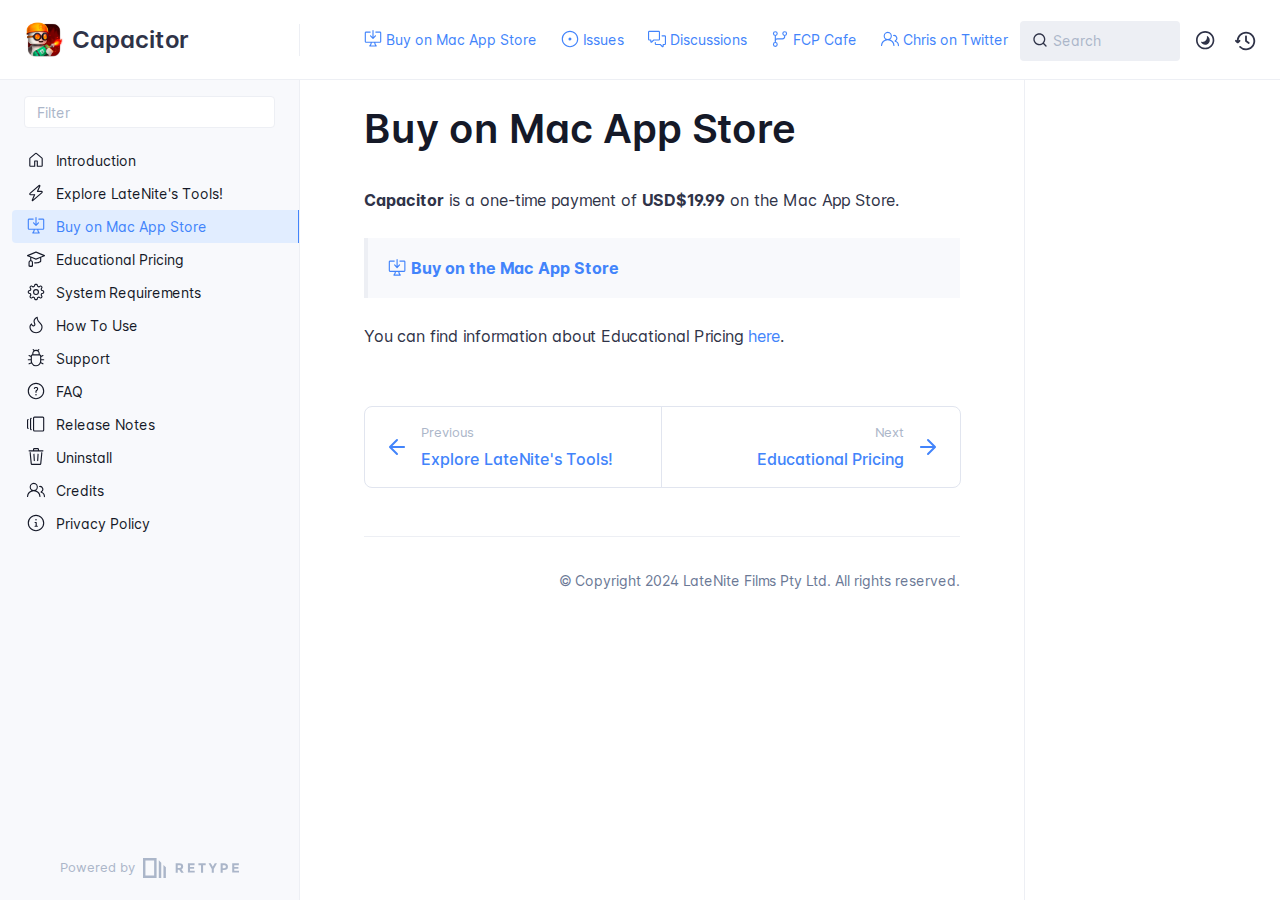
<file: buy/index.html>
<!DOCTYPE html>
<html lang="en" class="h-full">
<head>
    <meta charset="UTF-8">
    <meta name="viewport" content="width=device-width,initial-scale=1">
    <meta name="turbo-cache-control" content="no-cache" data-turbo-track="reload" data-track-token="3.6.0.785203519518">

    <!-- See retype.com -->
    <meta name="generator" content="Retype 3.6.0">

    <!-- Primary Meta Tags -->
    <title>Buy on Mac App Store</title>
    <meta name="title" content="Buy on Mac App Store">
    <meta name="description" content="Capacitor is a one-time payment of USD$19.99 on the Mac App Store.">

    <!-- Canonical -->
    <link rel="canonical" href="https://capacitor.pro/buy/">

    <!-- Open Graph / Facebook -->
    <meta property="og:type" content="website">
    <meta property="og:url" content="https://capacitor.pro/buy/">
    <meta property="og:title" content="Buy on Mac App Store">
    <meta property="og:description" content="Capacitor is a one-time payment of USD$19.99 on the Mac App Store.">

    <!-- Twitter -->
    <meta property="twitter:card" content="summary_large_image">
    <meta property="twitter:url" content="https://capacitor.pro/buy/">
    <meta property="twitter:title" content="Buy on Mac App Store">
    <meta property="twitter:description" content="Capacitor is a one-time payment of USD$19.99 on the Mac App Store.">

    <script data-cfasync="false">(function () { var el = document.documentElement, m = localStorage.getItem("doc_theme"), wm = window.matchMedia; if (m === "dark" || (!m && wm && wm("(prefers-color-scheme: dark)").matches)) { el.classList.add("dark") } else { el.classList.remove("dark") } })();</script>

    <link href="../resources/css/retype.css?v=3.6.0.785203519518" rel="stylesheet">

    <script data-cfasync="false" src="../resources/js/config.js?v=3.6.0.785203519518" data-turbo-eval="false" defer></script>
    <script data-cfasync="false" src="../resources/js/retype.js?v=3.6.0" data-turbo-eval="false" defer></script>
    <script id="lunr-js" data-cfasync="false" src="../resources/js/lunr.js?v=3.6.0.785203519518" data-turbo-eval="false" defer></script>
</head>
<body>
    <div id="docs-app" class="relative text-base antialiased text-gray-700 bg-white font-body dark:bg-dark-850 dark:text-dark-300">
        <div class="absolute bottom-0 left-0 bg-gray-100 dark:bg-dark-800" style="top: 5rem; right: 50%"></div>
    
        <header id="docs-site-header" class="sticky top-0 z-30 flex w-full h-16 bg-white border-b border-gray-200 md:h-20 dark:bg-dark-850 dark:border-dark-650">
            <div class="container relative flex items-center justify-between pr-6 grow md:justify-start">
                <!-- Mobile menu button skeleton -->
                <button v-cloak class="skeleton docs-mobile-menu-button flex items-center justify-center shrink-0 overflow-hidden dark:text-white focus:outline-none rounded-full w-10 h-10 ml-3.5 md:hidden"><svg xmlns="http://www.w3.org/2000/svg" class="mb-px shrink-0" width="24" height="24" viewBox="0 0 24 24" role="presentation" style="margin-bottom: 0px;"><g fill="currentColor"><path d="M2 4h20v2H2zM2 11h20v2H2zM2 18h20v2H2z"></path></g></svg></button>
                <div v-cloak id="docs-sidebar-toggle"></div>
        
                <!-- Logo -->
                <div class="flex items-center justify-between h-full py-2 md:w-75">
                    <div class="flex items-center px-2 md:px-6">
                        <a id="docs-site-logo" href="../" class="flex items-center leading-snug text-2xl">
                            <span class="w-10 mr-2 grow-0 shrink-0 overflow-hidden">
                                <img class="max-h-10 dark:hidden md:inline-block" src="../static/logo.png">
                                <img class="max-h-10 hidden dark:inline-block" src="../static/logo.png">
                            </span>
                            <span class="dark:text-white font-semibold line-clamp-1 md:line-clamp-2">Capacitor</span>
                        </a>
                    </div>
        
                    <span class="hidden h-8 border-r md:inline-block dark:border-dark-650"></span>
                </div>
        
                <div class="flex justify-between md:grow">
                    <!-- Top Nav -->
                    <nav class="hidden md:flex">
                        <ul class="flex flex-col mb-4 md:pl-16 md:mb-0 md:flex-row md:items-center">
                            <li class="mr-6">
                                <a class="py-2 md:mb-0 inline-flex items-center text-sm whitespace-nowrap transition-colors duration-200 ease-linear md:text-blue-500 dark:text-blue-400 hover:text-blue-800 dark:hover:text-blue-200" href="../buy/">
                                    <svg xmlns="http://www.w3.org/2000/svg" class="mb-px mr-1" width="18" height="18" viewBox="0 0 24 24" role="presentation">
                                        <g fill="currentColor">
                                            <path d="M11.25 9.331V.75a.75.75 0 0 1 1.5 0v8.58l1.949-2.11A.75.75 0 1 1 15.8 8.237l-3.25 3.52a.75.75 0 0 1-1.102 0l-3.25-3.52A.75.75 0 1 1 9.3 7.22l1.949 2.111Z"/><path d="M2.5 3.75v11.5c0 .138.112.25.25.25h18.5a.25.25 0 0 0 .25-.25V3.75a.25.25 0 0 0-.25-.25h-5.5a.75.75 0 0 1 0-1.5h5.5c.966 0 1.75.784 1.75 1.75v11.5A1.75 1.75 0 0 1 21.25 17h-6.204c.171 1.375.805 2.652 1.769 3.757A.752.752 0 0 1 16.25 22h-8.5a.75.75 0 0 1-.566-1.243c.965-1.105 1.599-2.382 1.77-3.757H2.75A1.75 1.75 0 0 1 1 15.25V3.75C1 2.784 1.784 2 2.75 2h5.5a.75.75 0 0 1 0 1.5h-5.5a.25.25 0 0 0-.25.25ZM10.463 17c-.126 1.266-.564 2.445-1.223 3.5h5.52c-.66-1.055-1.098-2.234-1.223-3.5Z"/>
                                        </g>
                                    </svg>
                                    <span>Buy on Mac App Store</span>
                                </a>
                            </li>
                            <li class="mr-6">
                                <a class="py-2 md:mb-0 inline-flex items-center text-sm whitespace-nowrap transition-colors duration-200 ease-linear md:text-blue-500 dark:text-blue-400 hover:text-blue-800 dark:hover:text-blue-200" href="https://github.com/latenitefilms/capacitor/issues" target="_blank">
                                    <svg xmlns="http://www.w3.org/2000/svg" class="mb-px mr-1" width="18" height="18" viewBox="0 0 24 24" role="presentation">
                                        <g fill="currentColor">
                                            <path d="M12 1c6.075 0 11 4.925 11 11s-4.925 11-11 11S1 18.075 1 12 5.925 1 12 1ZM2.5 12a9.5 9.5 0 0 0 9.5 9.5 9.5 9.5 0 0 0 9.5-9.5A9.5 9.5 0 0 0 12 2.5 9.5 9.5 0 0 0 2.5 12Zm9.5 2a2 2 0 1 1-.001-3.999A2 2 0 0 1 12 14Z"/>
                                        </g>
                                    </svg>
                                    <span>Issues</span>
                                </a>
                            </li>
                            <li class="mr-6">
                                <a class="py-2 md:mb-0 inline-flex items-center text-sm whitespace-nowrap transition-colors duration-200 ease-linear md:text-blue-500 dark:text-blue-400 hover:text-blue-800 dark:hover:text-blue-200" href="https://github.com/latenitefilms/capacitor/discussions" target="_blank">
                                    <svg xmlns="http://www.w3.org/2000/svg" class="mb-px mr-1" width="18" height="18" viewBox="0 0 24 24" role="presentation">
                                        <g fill="currentColor">
                                            <path d="M1.75 1h12.5c.966 0 1.75.784 1.75 1.75v9.5A1.75 1.75 0 0 1 14.25 14H8.061l-2.574 2.573A1.458 1.458 0 0 1 3 15.543V14H1.75A1.75 1.75 0 0 1 0 12.25v-9.5C0 1.784.784 1 1.75 1ZM1.5 2.75v9.5c0 .138.112.25.25.25h2a.75.75 0 0 1 .75.75v2.19l2.72-2.72a.749.749 0 0 1 .53-.22h6.5a.25.25 0 0 0 .25-.25v-9.5a.25.25 0 0 0-.25-.25H1.75a.25.25 0 0 0-.25.25Z"/><path d="M22.5 8.75a.25.25 0 0 0-.25-.25h-3.5a.75.75 0 0 1 0-1.5h3.5c.966 0 1.75.784 1.75 1.75v9.5A1.75 1.75 0 0 1 22.25 20H21v1.543a1.457 1.457 0 0 1-2.487 1.03L15.939 20H10.75A1.75 1.75 0 0 1 9 18.25v-1.465a.75.75 0 0 1 1.5 0v1.465c0 .138.112.25.25.25h5.5a.75.75 0 0 1 .53.22l2.72 2.72v-2.19a.75.75 0 0 1 .75-.75h2a.25.25 0 0 0 .25-.25v-9.5Z"/>
                                        </g>
                                    </svg>
                                    <span>Discussions</span>
                                </a>
                            </li>
                            <li class="mr-6">
                                <a class="py-2 md:mb-0 inline-flex items-center text-sm whitespace-nowrap transition-colors duration-200 ease-linear md:text-blue-500 dark:text-blue-400 hover:text-blue-800 dark:hover:text-blue-200" href="https://fcp.cafe" target="_blank">
                                    <svg xmlns="http://www.w3.org/2000/svg" class="mb-px mr-1" width="18" height="18" viewBox="0 0 24 24" role="presentation">
                                        <g fill="currentColor">
                                            <path d="M15 4.75a3.25 3.25 0 1 1 6.5 0 3.25 3.25 0 0 1-6.5 0ZM2.5 19.25a3.25 3.25 0 1 1 6.5 0 3.25 3.25 0 0 1-6.5 0Zm0-14.5a3.25 3.25 0 1 1 6.5 0 3.25 3.25 0 0 1-6.5 0ZM5.75 6.5a1.75 1.75 0 1 0-.001-3.501A1.75 1.75 0 0 0 5.75 6.5Zm0 14.5a1.75 1.75 0 1 0-.001-3.501A1.75 1.75 0 0 0 5.75 21Zm12.5-14.5a1.75 1.75 0 1 0-.001-3.501A1.75 1.75 0 0 0 18.25 6.5Z"/><path d="M5.75 16.75A.75.75 0 0 1 5 16V8a.75.75 0 0 1 1.5 0v8a.75.75 0 0 1-.75.75Z"/><path d="M17.5 8.75v-1H19v1a3.75 3.75 0 0 1-3.75 3.75h-7a1.75 1.75 0 0 0-1.75 1.75H5A3.25 3.25 0 0 1 8.25 11h7a2.25 2.25 0 0 0 2.25-2.25Z"/>
                                        </g>
                                    </svg>
                                    <span>FCP Cafe</span>
                                </a>
                            </li>
                            <li class="mr-6">
                                <a class="py-2 md:mb-0 inline-flex items-center text-sm whitespace-nowrap transition-colors duration-200 ease-linear md:text-blue-500 dark:text-blue-400 hover:text-blue-800 dark:hover:text-blue-200" href="https://twitter.com/chrisatlatenite" target="_blank">
                                    <svg xmlns="http://www.w3.org/2000/svg" class="mb-px mr-1" width="18" height="18" viewBox="0 0 24 24" role="presentation">
                                        <g fill="currentColor">
                                            <path d="M3.5 8a5.5 5.5 0 1 1 8.596 4.547 9.005 9.005 0 0 1 5.9 8.18.751.751 0 0 1-1.5.045 7.5 7.5 0 0 0-14.993 0 .75.75 0 0 1-1.499-.044 9.005 9.005 0 0 1 5.9-8.181A5.496 5.496 0 0 1 3.5 8ZM9 4a4 4 0 1 0 0 8 4 4 0 0 0 0-8Zm8.29 4c-.148 0-.292.01-.434.03a.75.75 0 1 1-.212-1.484 4.53 4.53 0 0 1 3.38 8.097 6.69 6.69 0 0 1 3.956 6.107.75.75 0 0 1-1.5 0 5.193 5.193 0 0 0-3.696-4.972l-.534-.16v-1.676l.41-.209A3.03 3.03 0 0 0 17.29 8Z"/>
                                        </g>
                                    </svg>
                                    <span>Chris on Twitter</span>
                                </a>
                            </li>
                            <li class="mr-6">
                                <a class="py-2 md:mb-0 inline-flex items-center text-sm whitespace-nowrap transition-colors duration-200 ease-linear md:text-blue-500 dark:text-blue-400 hover:text-blue-800 dark:hover:text-blue-200" href="https://latenitefilms.com" target="_blank">
                                    <svg xmlns="http://www.w3.org/2000/svg" class="mb-px mr-1" width="18" height="18" viewBox="0 0 24 24" role="presentation">
                                        <g fill="currentColor">
                                            <path d="M12 2.5c-3.81 0-6.5 2.743-6.5 6.119 0 1.536.632 2.572 1.425 3.56.172.215.347.422.527.635l.096.112c.21.25.427.508.63.774.404.531.783 1.128.995 1.834a.75.75 0 0 1-1.436.432c-.138-.46-.397-.89-.753-1.357a18.111 18.111 0 0 0-.582-.714l-.092-.11c-.18-.212-.37-.436-.555-.667C4.87 12.016 4 10.651 4 8.618 4 4.363 7.415 1 12 1s8 3.362 8 7.619c0 2.032-.87 3.397-1.755 4.5-.185.23-.375.454-.555.667l-.092.109c-.21.248-.405.481-.582.714-.356.467-.615.898-.753 1.357a.751.751 0 0 1-1.437-.432c.213-.706.592-1.303.997-1.834.202-.266.419-.524.63-.774l.095-.112c.18-.213.355-.42.527-.634.793-.99 1.425-2.025 1.425-3.561C18.5 5.243 15.81 2.5 12 2.5ZM8.75 18h6.5a.75.75 0 0 1 0 1.5h-6.5a.75.75 0 0 1 0-1.5Zm.75 3.75a.75.75 0 0 1 .75-.75h3.5a.75.75 0 0 1 0 1.5h-3.5a.75.75 0 0 1-.75-.75Z"/>
                                        </g>
                                    </svg>
                                    <span>LateNite</span>
                                </a>
                            </li>
        
                        </ul>
                    </nav>
        
                    <!-- Header Right Skeleton -->
                    <div v-cloak class="flex justify-end grow skeleton">
        
                        <!-- Search input mock -->
                        <div class="relative hidden w-40 lg:block lg:max-w-sm lg:ml-auto">
                            <div class="absolute flex items-center justify-center h-full pl-3 dark:text-dark-300">
                                <svg xmlns="http://www.w3.org/2000/svg" class="icon-base" width="16" height="16" viewBox="0 0 24 24" aria-labelledby="icon" role="presentation" style="margin-bottom: 1px;"><g fill="currentColor" ><path d="M21.71 20.29l-3.68-3.68A8.963 8.963 0 0020 11c0-4.96-4.04-9-9-9s-9 4.04-9 9 4.04 9 9 9c2.12 0 4.07-.74 5.61-1.97l3.68 3.68c.2.19.45.29.71.29s.51-.1.71-.29c.39-.39.39-1.03 0-1.42zM4 11c0-3.86 3.14-7 7-7s7 3.14 7 7c0 1.92-.78 3.66-2.04 4.93-.01.01-.02.01-.02.01-.01.01-.01.01-.01.02A6.98 6.98 0 0111 18c-3.86 0-7-3.14-7-7z" ></path></g></svg>
                            </div>
                            <input class="w-full h-10 placeholder-gray-400 transition-colors duration-200 ease-in bg-gray-200 border border-transparent rounded md:text-sm hover:bg-white hover:border-gray-300 focus:outline-none focus:bg-white focus:border-gray-500 dark:bg-dark-600 dark:border-dark-600 dark:placeholder-dark-400" style="padding: 0.625rem 0.75rem 0.625rem 2rem" type="text" placeholder="Search">
                        </div>
        
                        <!-- Mobile search button -->
                        <div class="flex items-center justify-center w-10 h-10 lg:hidden">
                            <svg xmlns="http://www.w3.org/2000/svg" class="shrink-0 icon-base" width="20" height="20" viewBox="0 0 24 24" aria-labelledby="icon" role="presentation" style="margin-bottom: 0px;"><g fill="currentColor" ><path d="M21.71 20.29l-3.68-3.68A8.963 8.963 0 0020 11c0-4.96-4.04-9-9-9s-9 4.04-9 9 4.04 9 9 9c2.12 0 4.07-.74 5.61-1.97l3.68 3.68c.2.19.45.29.71.29s.51-.1.71-.29c.39-.39.39-1.03 0-1.42zM4 11c0-3.86 3.14-7 7-7s7 3.14 7 7c0 1.92-.78 3.66-2.04 4.93-.01.01-.02.01-.02.01-.01.01-.01.01-.01.02A6.98 6.98 0 0111 18c-3.86 0-7-3.14-7-7z" ></path></g></svg>
                        </div>
        
                        <!-- Dark mode switch placeholder -->
                        <div class="w-10 h-10 lg:ml-2"></div>
        
                        <!-- History button -->
                        <div class="flex items-center justify-center w-10 h-10" style="margin-right: -0.625rem;">
                            <svg xmlns="http://www.w3.org/2000/svg" class="shrink-0 icon-base" width="22" height="22" viewBox="0 0 24 24" aria-labelledby="icon" role="presentation" style="margin-bottom: 0px;"><g fill="currentColor" ><g ><path d="M12.01 6.01c-.55 0-1 .45-1 1V12a1 1 0 00.4.8l3 2.22a.985.985 0 001.39-.2.996.996 0 00-.21-1.4l-2.6-1.92V7.01c.02-.55-.43-1-.98-1z"></path><path d="M12.01 1.91c-5.33 0-9.69 4.16-10.05 9.4l-.29-.26a.997.997 0 10-1.34 1.48l1.97 1.79c.19.17.43.26.67.26s.48-.09.67-.26l1.97-1.79a.997.997 0 10-1.34-1.48l-.31.28c.34-4.14 3.82-7.41 8.05-7.41 4.46 0 8.08 3.63 8.08 8.09s-3.63 8.08-8.08 8.08c-2.18 0-4.22-.85-5.75-2.4a.996.996 0 10-1.42 1.4 10.02 10.02 0 007.17 2.99c5.56 0 10.08-4.52 10.08-10.08.01-5.56-4.52-10.09-10.08-10.09z"></path></g></g></svg>
                        </div>
                    </div>
        
                    <div v-cloak class="flex justify-end grow">
                        <div id="docs-mobile-search-button"></div>
                        <doc-search-desktop></doc-search-desktop>
        
                        <doc-theme-switch class="lg:ml-2"></doc-theme-switch>
                        <doc-history></doc-history>
                    </div>
                </div>
            </div>
        </header>
    
        <div class="container relative flex bg-white">
            <!-- Sidebar Skeleton -->
            <div v-cloak class="fixed flex flex-col shrink-0 duration-300 ease-in-out bg-gray-100 border-gray-200 sidebar top-20 w-75 border-r h-screen md:sticky transition-transform skeleton dark:bg-dark-800 dark:border-dark-650">
            
                <!-- Render this div, if config.showSidebarFilter is `true` -->
                <div class="flex items-center h-16 px-6">
                    <input class="w-full h-8 px-3 py-2 transition-colors duration-200 ease-linear bg-white border border-gray-200 rounded shadow-none text-sm focus:outline-none focus:border-gray-600 dark:bg-dark-600 dark:border-dark-600" type="text" placeholder="Filter">
                </div>
            
                <div class="pl-6 mt-1 mb-4">
                    <div class="w-32 h-3 mb-4 bg-gray-200 rounded-full loading dark:bg-dark-600"></div>
                    <div class="w-48 h-3 mb-4 bg-gray-200 rounded-full loading dark:bg-dark-600"></div>
                    <div class="w-40 h-3 mb-4 bg-gray-200 rounded-full loading dark:bg-dark-600"></div>
                    <div class="w-32 h-3 mb-4 bg-gray-200 rounded-full loading dark:bg-dark-600"></div>
                    <div class="w-48 h-3 mb-4 bg-gray-200 rounded-full loading dark:bg-dark-600"></div>
                    <div class="w-40 h-3 mb-4 bg-gray-200 rounded-full loading dark:bg-dark-600"></div>
                </div>
            
                <div class="shrink-0 mt-auto bg-transparent dark:border-dark-650">
                    <a class="flex items-center justify-center flex-nowrap h-16 text-gray-400 dark:text-dark-400 hover:text-gray-700 dark:hover:text-dark-300 transition-colors duration-150 ease-in docs-powered-by" target="_blank" href="https://retype.com/" rel="noopener">
                        <span class="text-xs whitespace-nowrap">Powered by</span>
                        <svg xmlns="http://www.w3.org/2000/svg" class="ml-2" fill="currentColor" width="96" height="20" overflow="visible"><path d="M0 0v20h13.59V0H0zm11.15 17.54H2.44V2.46h8.71v15.08zM15.8 20h2.44V4.67L15.8 2.22zM20.45 6.89V20h2.44V9.34z"/><g><path d="M40.16 8.44c0 1.49-.59 2.45-1.75 2.88l2.34 3.32h-2.53l-2.04-2.96h-1.43v2.96h-2.06V5.36h3.5c1.43 0 2.46.24 3.07.73s.9 1.27.9 2.35zm-2.48 1.1c.26-.23.38-.59.38-1.09 0-.5-.13-.84-.4-1.03s-.73-.28-1.39-.28h-1.54v2.75h1.5c.72 0 1.2-.12 1.45-.35zM51.56 5.36V7.2h-4.59v1.91h4.13v1.76h-4.13v1.92h4.74v1.83h-6.79V5.36h6.64zM60.09 7.15v7.48h-2.06V7.15h-2.61V5.36h7.28v1.79h-2.61zM70.81 14.64h-2.06v-3.66l-3.19-5.61h2.23l1.99 3.45 1.99-3.45H74l-3.19 5.61v3.66zM83.99 6.19c.65.55.97 1.4.97 2.55s-.33 1.98-1 2.51-1.68.8-3.04.8h-1.23v2.59h-2.06V5.36h3.26c1.42 0 2.45.28 3.1.83zm-1.51 3.65c.25-.28.37-.69.37-1.22s-.16-.92-.48-1.14c-.32-.23-.82-.34-1.5-.34H79.7v3.12h1.38c.68 0 1.15-.14 1.4-.42zM95.85 5.36V7.2h-4.59v1.91h4.13v1.76h-4.13v1.92H96v1.83h-6.79V5.36h6.64z"/></g></svg>
                    </a>
                </div>
            </div>
            
            <!-- Sidebar component -->
            <doc-sidebar v-cloak>
                <template #sidebar-footer>
                    <div class="shrink-0 mt-auto border-t md:bg-transparent md:border-none dark:border-dark-650">
            
                        <div class="py-3 px-6 md:hidden border-b dark:border-dark-650">
                            <nav>
                                <ul class="flex flex-wrap justify-center items-center">
                                    <li class="mr-6">
                                        <a class="block py-1 inline-flex items-center text-sm whitespace-nowrap transition-colors duration-200 ease-linear md:text-blue-500 dark:text-blue-400 hover:text-blue-800 dark:hover:text-blue-200" href="../buy/">
                                            <svg xmlns="http://www.w3.org/2000/svg" class="mb-px mr-1" width="18" height="18" viewBox="0 0 24 24" role="presentation">
                                                <g fill="currentColor">
                                                    <path d="M11.25 9.331V.75a.75.75 0 0 1 1.5 0v8.58l1.949-2.11A.75.75 0 1 1 15.8 8.237l-3.25 3.52a.75.75 0 0 1-1.102 0l-3.25-3.52A.75.75 0 1 1 9.3 7.22l1.949 2.111Z"/><path d="M2.5 3.75v11.5c0 .138.112.25.25.25h18.5a.25.25 0 0 0 .25-.25V3.75a.25.25 0 0 0-.25-.25h-5.5a.75.75 0 0 1 0-1.5h5.5c.966 0 1.75.784 1.75 1.75v11.5A1.75 1.75 0 0 1 21.25 17h-6.204c.171 1.375.805 2.652 1.769 3.757A.752.752 0 0 1 16.25 22h-8.5a.75.75 0 0 1-.566-1.243c.965-1.105 1.599-2.382 1.77-3.757H2.75A1.75 1.75 0 0 1 1 15.25V3.75C1 2.784 1.784 2 2.75 2h5.5a.75.75 0 0 1 0 1.5h-5.5a.25.25 0 0 0-.25.25ZM10.463 17c-.126 1.266-.564 2.445-1.223 3.5h5.52c-.66-1.055-1.098-2.234-1.223-3.5Z"/>
                                                </g>
                                            </svg>
                                            <span>Buy on Mac App Store</span>
                                        </a>
                                    </li>
                                    <li class="mr-6">
                                        <a class="block py-1 inline-flex items-center text-sm whitespace-nowrap transition-colors duration-200 ease-linear md:text-blue-500 dark:text-blue-400 hover:text-blue-800 dark:hover:text-blue-200" href="https://github.com/latenitefilms/capacitor/issues" target="_blank">
                                            <svg xmlns="http://www.w3.org/2000/svg" class="mb-px mr-1" width="18" height="18" viewBox="0 0 24 24" role="presentation">
                                                <g fill="currentColor">
                                                    <path d="M12 1c6.075 0 11 4.925 11 11s-4.925 11-11 11S1 18.075 1 12 5.925 1 12 1ZM2.5 12a9.5 9.5 0 0 0 9.5 9.5 9.5 9.5 0 0 0 9.5-9.5A9.5 9.5 0 0 0 12 2.5 9.5 9.5 0 0 0 2.5 12Zm9.5 2a2 2 0 1 1-.001-3.999A2 2 0 0 1 12 14Z"/>
                                                </g>
                                            </svg>
                                            <span>Issues</span>
                                        </a>
                                    </li>
                                    <li class="mr-6">
                                        <a class="block py-1 inline-flex items-center text-sm whitespace-nowrap transition-colors duration-200 ease-linear md:text-blue-500 dark:text-blue-400 hover:text-blue-800 dark:hover:text-blue-200" href="https://github.com/latenitefilms/capacitor/discussions" target="_blank">
                                            <svg xmlns="http://www.w3.org/2000/svg" class="mb-px mr-1" width="18" height="18" viewBox="0 0 24 24" role="presentation">
                                                <g fill="currentColor">
                                                    <path d="M1.75 1h12.5c.966 0 1.75.784 1.75 1.75v9.5A1.75 1.75 0 0 1 14.25 14H8.061l-2.574 2.573A1.458 1.458 0 0 1 3 15.543V14H1.75A1.75 1.75 0 0 1 0 12.25v-9.5C0 1.784.784 1 1.75 1ZM1.5 2.75v9.5c0 .138.112.25.25.25h2a.75.75 0 0 1 .75.75v2.19l2.72-2.72a.749.749 0 0 1 .53-.22h6.5a.25.25 0 0 0 .25-.25v-9.5a.25.25 0 0 0-.25-.25H1.75a.25.25 0 0 0-.25.25Z"/><path d="M22.5 8.75a.25.25 0 0 0-.25-.25h-3.5a.75.75 0 0 1 0-1.5h3.5c.966 0 1.75.784 1.75 1.75v9.5A1.75 1.75 0 0 1 22.25 20H21v1.543a1.457 1.457 0 0 1-2.487 1.03L15.939 20H10.75A1.75 1.75 0 0 1 9 18.25v-1.465a.75.75 0 0 1 1.5 0v1.465c0 .138.112.25.25.25h5.5a.75.75 0 0 1 .53.22l2.72 2.72v-2.19a.75.75 0 0 1 .75-.75h2a.25.25 0 0 0 .25-.25v-9.5Z"/>
                                                </g>
                                            </svg>
                                            <span>Discussions</span>
                                        </a>
                                    </li>
                                    <li class="mr-6">
                                        <a class="block py-1 inline-flex items-center text-sm whitespace-nowrap transition-colors duration-200 ease-linear md:text-blue-500 dark:text-blue-400 hover:text-blue-800 dark:hover:text-blue-200" href="https://fcp.cafe" target="_blank">
                                            <svg xmlns="http://www.w3.org/2000/svg" class="mb-px mr-1" width="18" height="18" viewBox="0 0 24 24" role="presentation">
                                                <g fill="currentColor">
                                                    <path d="M15 4.75a3.25 3.25 0 1 1 6.5 0 3.25 3.25 0 0 1-6.5 0ZM2.5 19.25a3.25 3.25 0 1 1 6.5 0 3.25 3.25 0 0 1-6.5 0Zm0-14.5a3.25 3.25 0 1 1 6.5 0 3.25 3.25 0 0 1-6.5 0ZM5.75 6.5a1.75 1.75 0 1 0-.001-3.501A1.75 1.75 0 0 0 5.75 6.5Zm0 14.5a1.75 1.75 0 1 0-.001-3.501A1.75 1.75 0 0 0 5.75 21Zm12.5-14.5a1.75 1.75 0 1 0-.001-3.501A1.75 1.75 0 0 0 18.25 6.5Z"/><path d="M5.75 16.75A.75.75 0 0 1 5 16V8a.75.75 0 0 1 1.5 0v8a.75.75 0 0 1-.75.75Z"/><path d="M17.5 8.75v-1H19v1a3.75 3.75 0 0 1-3.75 3.75h-7a1.75 1.75 0 0 0-1.75 1.75H5A3.25 3.25 0 0 1 8.25 11h7a2.25 2.25 0 0 0 2.25-2.25Z"/>
                                                </g>
                                            </svg>
                                            <span>FCP Cafe</span>
                                        </a>
                                    </li>
                                    <li class="mr-6">
                                        <a class="block py-1 inline-flex items-center text-sm whitespace-nowrap transition-colors duration-200 ease-linear md:text-blue-500 dark:text-blue-400 hover:text-blue-800 dark:hover:text-blue-200" href="https://twitter.com/chrisatlatenite" target="_blank">
                                            <svg xmlns="http://www.w3.org/2000/svg" class="mb-px mr-1" width="18" height="18" viewBox="0 0 24 24" role="presentation">
                                                <g fill="currentColor">
                                                    <path d="M3.5 8a5.5 5.5 0 1 1 8.596 4.547 9.005 9.005 0 0 1 5.9 8.18.751.751 0 0 1-1.5.045 7.5 7.5 0 0 0-14.993 0 .75.75 0 0 1-1.499-.044 9.005 9.005 0 0 1 5.9-8.181A5.496 5.496 0 0 1 3.5 8ZM9 4a4 4 0 1 0 0 8 4 4 0 0 0 0-8Zm8.29 4c-.148 0-.292.01-.434.03a.75.75 0 1 1-.212-1.484 4.53 4.53 0 0 1 3.38 8.097 6.69 6.69 0 0 1 3.956 6.107.75.75 0 0 1-1.5 0 5.193 5.193 0 0 0-3.696-4.972l-.534-.16v-1.676l.41-.209A3.03 3.03 0 0 0 17.29 8Z"/>
                                                </g>
                                            </svg>
                                            <span>Chris on Twitter</span>
                                        </a>
                                    </li>
                                    <li class="mr-6">
                                        <a class="block py-1 inline-flex items-center text-sm whitespace-nowrap transition-colors duration-200 ease-linear md:text-blue-500 dark:text-blue-400 hover:text-blue-800 dark:hover:text-blue-200" href="https://latenitefilms.com" target="_blank">
                                            <svg xmlns="http://www.w3.org/2000/svg" class="mb-px mr-1" width="18" height="18" viewBox="0 0 24 24" role="presentation">
                                                <g fill="currentColor">
                                                    <path d="M12 2.5c-3.81 0-6.5 2.743-6.5 6.119 0 1.536.632 2.572 1.425 3.56.172.215.347.422.527.635l.096.112c.21.25.427.508.63.774.404.531.783 1.128.995 1.834a.75.75 0 0 1-1.436.432c-.138-.46-.397-.89-.753-1.357a18.111 18.111 0 0 0-.582-.714l-.092-.11c-.18-.212-.37-.436-.555-.667C4.87 12.016 4 10.651 4 8.618 4 4.363 7.415 1 12 1s8 3.362 8 7.619c0 2.032-.87 3.397-1.755 4.5-.185.23-.375.454-.555.667l-.092.109c-.21.248-.405.481-.582.714-.356.467-.615.898-.753 1.357a.751.751 0 0 1-1.437-.432c.213-.706.592-1.303.997-1.834.202-.266.419-.524.63-.774l.095-.112c.18-.213.355-.42.527-.634.793-.99 1.425-2.025 1.425-3.561C18.5 5.243 15.81 2.5 12 2.5ZM8.75 18h6.5a.75.75 0 0 1 0 1.5h-6.5a.75.75 0 0 1 0-1.5Zm.75 3.75a.75.75 0 0 1 .75-.75h3.5a.75.75 0 0 1 0 1.5h-3.5a.75.75 0 0 1-.75-.75Z"/>
                                                </g>
                                            </svg>
                                            <span>LateNite</span>
                                        </a>
                                    </li>
            
                                </ul>
                            </nav>
                        </div>
            
                        <a class="flex items-center justify-center flex-nowrap h-16 text-gray-400 dark:text-dark-400 hover:text-gray-700 dark:hover:text-dark-300 transition-colors duration-150 ease-in docs-powered-by" target="_blank" href="https://retype.com/" rel="noopener">
                            <span class="text-xs whitespace-nowrap">Powered by</span>
                            <svg xmlns="http://www.w3.org/2000/svg" class="ml-2" fill="currentColor" width="96" height="20" overflow="visible"><path d="M0 0v20h13.59V0H0zm11.15 17.54H2.44V2.46h8.71v15.08zM15.8 20h2.44V4.67L15.8 2.22zM20.45 6.89V20h2.44V9.34z"/><g><path d="M40.16 8.44c0 1.49-.59 2.45-1.75 2.88l2.34 3.32h-2.53l-2.04-2.96h-1.43v2.96h-2.06V5.36h3.5c1.43 0 2.46.24 3.07.73s.9 1.27.9 2.35zm-2.48 1.1c.26-.23.38-.59.38-1.09 0-.5-.13-.84-.4-1.03s-.73-.28-1.39-.28h-1.54v2.75h1.5c.72 0 1.2-.12 1.45-.35zM51.56 5.36V7.2h-4.59v1.91h4.13v1.76h-4.13v1.92h4.74v1.83h-6.79V5.36h6.64zM60.09 7.15v7.48h-2.06V7.15h-2.61V5.36h7.28v1.79h-2.61zM70.81 14.64h-2.06v-3.66l-3.19-5.61h2.23l1.99 3.45 1.99-3.45H74l-3.19 5.61v3.66zM83.99 6.19c.65.55.97 1.4.97 2.55s-.33 1.98-1 2.51-1.68.8-3.04.8h-1.23v2.59h-2.06V5.36h3.26c1.42 0 2.45.28 3.1.83zm-1.51 3.65c.25-.28.37-.69.37-1.22s-.16-.92-.48-1.14c-.32-.23-.82-.34-1.5-.34H79.7v3.12h1.38c.68 0 1.15-.14 1.4-.42zM95.85 5.36V7.2h-4.59v1.91h4.13v1.76h-4.13v1.92H96v1.83h-6.79V5.36h6.64z"/></g></svg>
                        </a>
                    </div>
                </template>
            </doc-sidebar>
    
            <div class="grow min-w-0 dark:bg-dark-850">
                <!-- Render "toolbar" template here on api pages --><!-- Render page content -->
                <div class="flex">
                    <div class="min-w-0 p-4 grow md:px-16">
                        <main class="relative pb-12 lg:pt-2">
                            <div class="docs-markdown" id="docs-content">
                                <!-- Rendered if sidebar right is enabled -->
                                <div id="docs-sidebar-right-toggle"></div>
                                <!-- Page content  -->
<doc-anchor-target id="buy-on-mac-app-store" class="break-words">
    <h1>
        <doc-anchor-trigger class="header-anchor-trigger" to="#buy-on-mac-app-store">#</doc-anchor-trigger>
        <span>Buy on Mac App Store</span>
    </h1>
</doc-anchor-target>
<p><strong>Capacitor</strong> is a one-time payment of <strong>USD$19.99</strong> on the Mac App Store.</p>
<blockquote>
<p><a href="https://apps.apple.com/us/app/capacitor/id6476943059"><svg xmlns="http://www.w3.org/2000/svg" class="docs-icon" viewBox="0 0 24 24" role="presentation"><g fill="currentColor"><g><path d="M11.25 9.331V.75a.75.75 0 0 1 1.5 0v8.58l1.949-2.11A.75.75 0 1 1 15.8 8.237l-3.25 3.52a.75.75 0 0 1-1.102 0l-3.25-3.52A.75.75 0 1 1 9.3 7.22l1.949 2.111Z"/><path d="M2.5 3.75v11.5c0 .138.112.25.25.25h18.5a.25.25 0 0 0 .25-.25V3.75a.25.25 0 0 0-.25-.25h-5.5a.75.75 0 0 1 0-1.5h5.5c.966 0 1.75.784 1.75 1.75v11.5A1.75 1.75 0 0 1 21.25 17h-6.204c.171 1.375.805 2.652 1.769 3.757A.752.752 0 0 1 16.25 22h-8.5a.75.75 0 0 1-.566-1.243c.965-1.105 1.599-2.382 1.77-3.757H2.75A1.75 1.75 0 0 1 1 15.25V3.75C1 2.784 1.784 2 2.75 2h5.5a.75.75 0 0 1 0 1.5h-5.5a.25.25 0 0 0-.25.25ZM10.463 17c-.126 1.266-.564 2.445-1.223 3.5h5.52c-.66-1.055-1.098-2.234-1.223-3.5Z"/></g></g></svg> <strong>Buy on the Mac App Store</strong></a></p>
</blockquote>
<p>You can find information about Educational Pricing <a href="../educational/">here</a>.</p>

                                
                                <!-- Required only on API pages -->
                                <doc-toolbar-member-filter-no-results></doc-toolbar-member-filter-no-results>
                            </div>
                            <footer class="clear-both">
                            
                                <nav class="flex mt-14">
                                    <div class="w-1/2">
                                        <a class="px-5 py-4 h-full flex items-center break-normal font-medium text-blue-500 dark:text-blue-400 border border-gray-300 hover:border-gray-400 dark:border-dark-650 dark:hover:border-dark-450 rounded-l-lg transition-colors duration-150 relative hover:z-5" href="../latenite/">
                                            <svg xmlns="http://www.w3.org/2000/svg" class="mr-3" width="24" height="24" viewBox="0 0 24 24" fill="currentColor" overflow="visible"><path d="M19 11H7.41l5.29-5.29a.996.996 0 10-1.41-1.41l-7 7a1 1 0 000 1.42l7 7a1.024 1.024 0 001.42-.01.996.996 0 000-1.41L7.41 13H19c.55 0 1-.45 1-1s-.45-1-1-1z" /><path fill="none" d="M0 0h24v24H0z" /></svg>
                                            <span>
                                                <span class="block text-xs font-normal text-gray-400 dark:text-dark-400">Previous</span>
                                                <span class="block mt-1">Explore Late​Nite's Tools!</span>
                                            </span>
                                        </a>
                                    </div>
                            
                                    <div class="w-1/2">
                                        <a class="px-5 py-4 -mx-px h-full flex items-center justify-end break-normal font-medium text-blue-500 dark:text-blue-400 border border-gray-300 hover:border-gray-400 dark:border-dark-650 dark:hover:border-dark-450 rounded-r-lg transition-colors duration-150 relative hover:z-5" href="../educational/">
                                            <span>
                                                <span class="block text-xs font-normal text-right text-gray-400 dark:text-dark-400">Next</span>
                                                <span class="block mt-1">Educational Pricing</span>
                                            </span>
                                            <svg xmlns="http://www.w3.org/2000/svg" class="ml-3" width="24" height="24" viewBox="0 0 24 24" fill="currentColor" overflow="visible"><path d="M19.92 12.38a1 1 0 00-.22-1.09l-7-7a.996.996 0 10-1.41 1.41l5.3 5.3H5c-.55 0-1 .45-1 1s.45 1 1 1h11.59l-5.29 5.29a.996.996 0 000 1.41c.19.2.44.3.7.3s.51-.1.71-.29l7-7c.09-.09.16-.21.21-.33z" /><path fill="none" d="M0 0h24v24H0z" /></svg>
                                        </a>
                                    </div>
                                </nav>
                            </footer>
                        </main>
                
                        <div class="border-t dark:border-dark-650 pt-6 mb-8">
                            <footer class="flex flex-wrap items-center justify-between">
                                <div>
                                    <ul class="flex flex-wrap items-center text-sm">
                                    </ul>
                                </div>
                                <div class="docs-copyright py-2 text-gray-500 dark:text-dark-350 text-sm leading-relaxed"><p>© Copyright 2024 LateNite Films Pty Ltd. All rights reserved.</p></div>
                            </footer>
                        </div>
                    </div>
                
                    <!-- Rendered if sidebar right is enabled -->
                    <!-- Sidebar right skeleton-->
                    <div v-cloak class="fixed top-0 bottom-0 right-0 translate-x-full bg-white border-gray-200 lg:sticky lg:border-l lg:shrink-0 lg:pt-6 lg:transform-none sm:w-1/2 lg:w-64 lg:z-0 md:w-104 sidebar-right skeleton dark:bg-dark-850 dark:border-dark-650">
                        <div class="pl-5">
                            <div class="w-32 h-3 mb-4 bg-gray-200 dark:bg-dark-600 rounded-full loading"></div>
                            <div class="w-48 h-3 mb-4 bg-gray-200 dark:bg-dark-600 rounded-full loading"></div>
                            <div class="w-40 h-3 mb-4 bg-gray-200 dark:bg-dark-600 rounded-full loading"></div>
                        </div>
                    </div>
                
                    <!-- User should be able to hide sidebar right -->
                    <doc-sidebar-right v-cloak></doc-sidebar-right>
                </div>

            </div>
        </div>
    
        <doc-search-mobile></doc-search-mobile>
        <doc-back-to-top></doc-back-to-top>
    </div>


    <div id="docs-overlay-target"></div>

    <script data-cfasync="false">window.__DOCS__ = { "title": "Buy on Mac App Store", level: 1, icon: "file", hasPrism: false, hasMermaid: false, hasMath: false, tocDepth: 23 }</script>
</body>
</html>
</file>
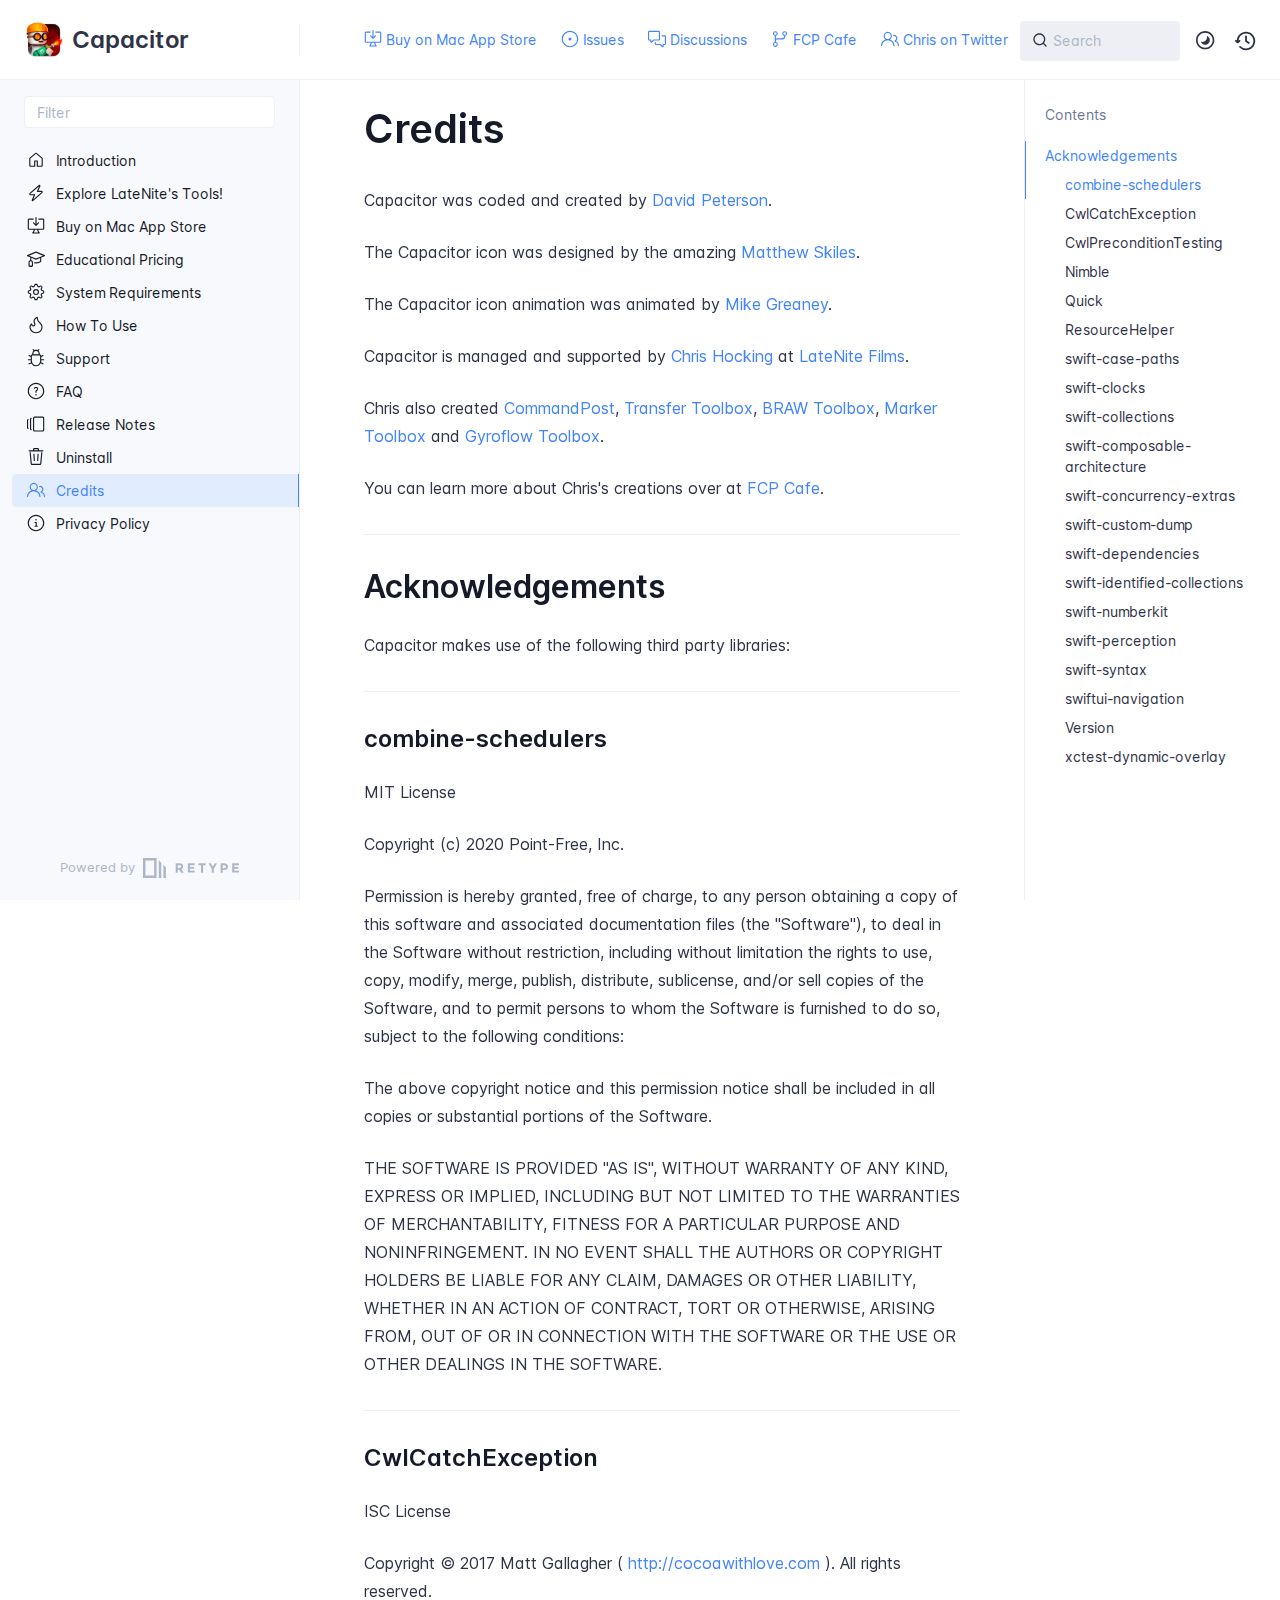
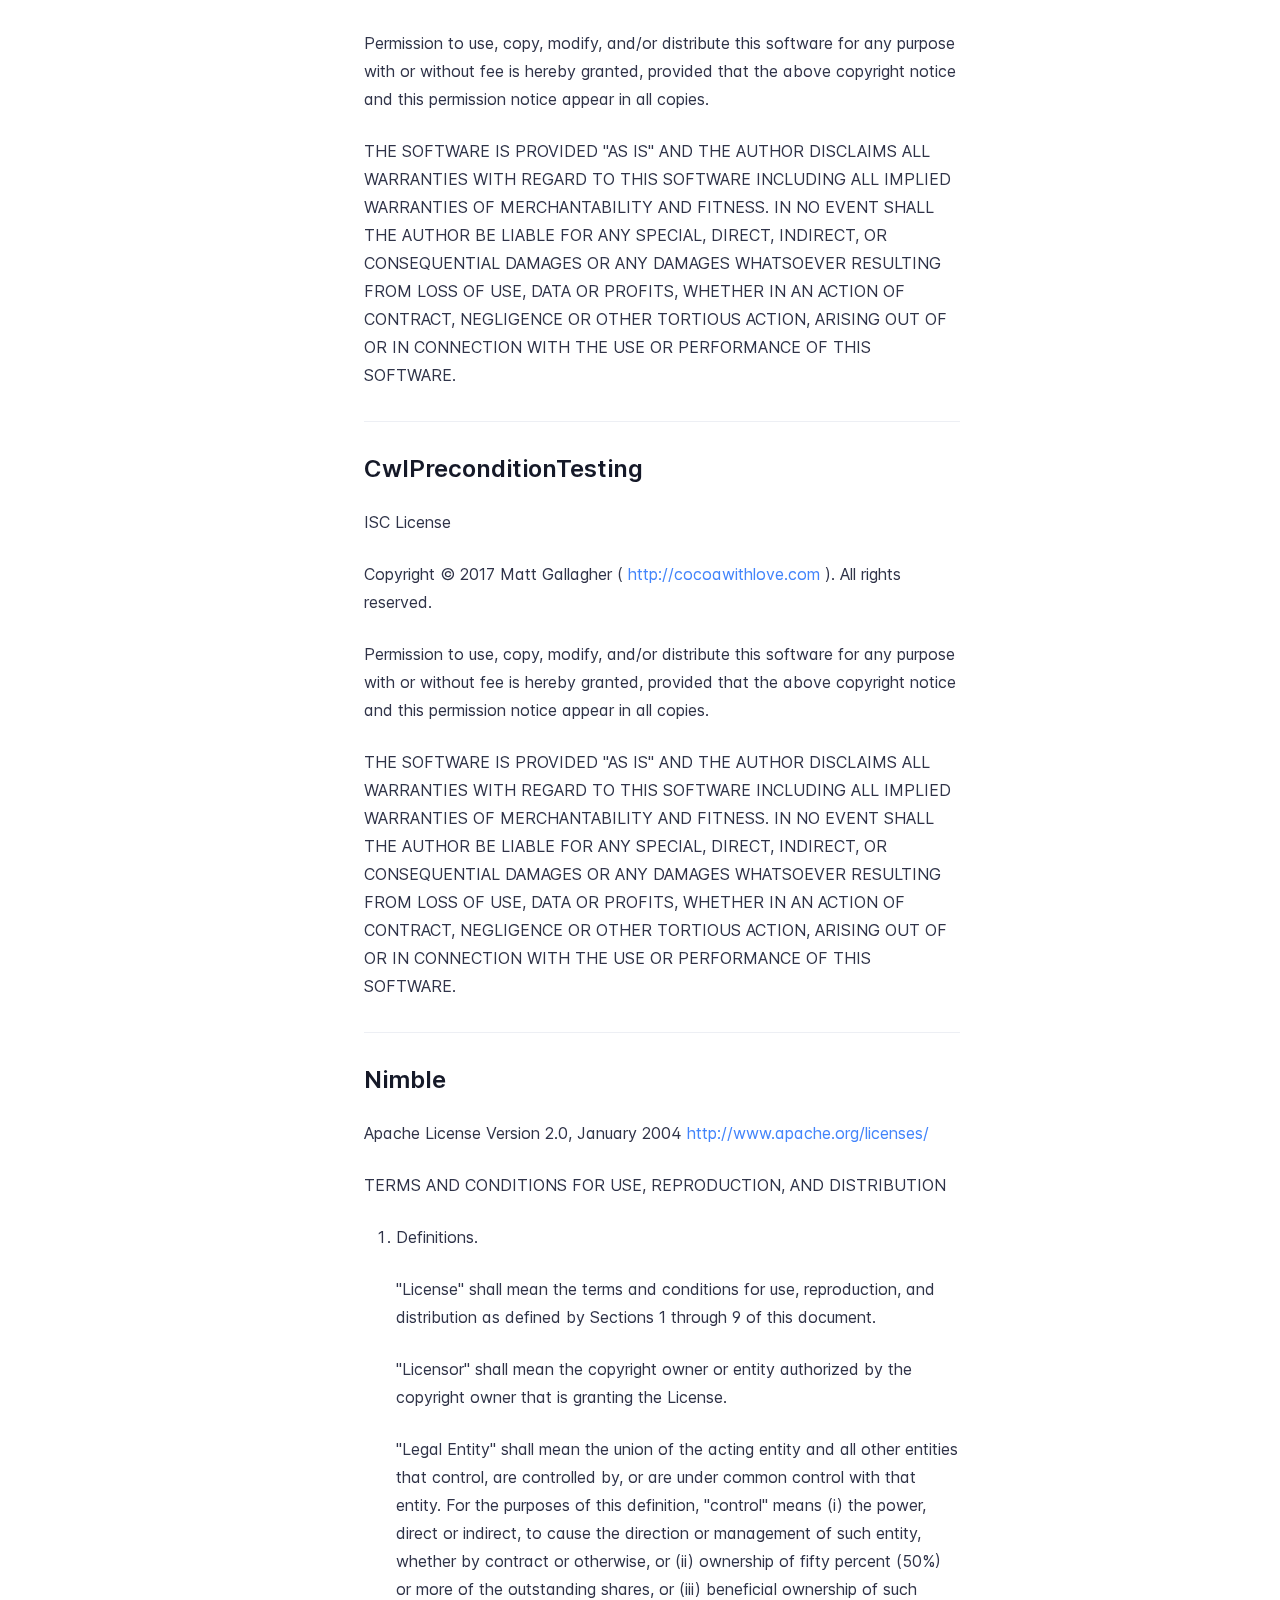
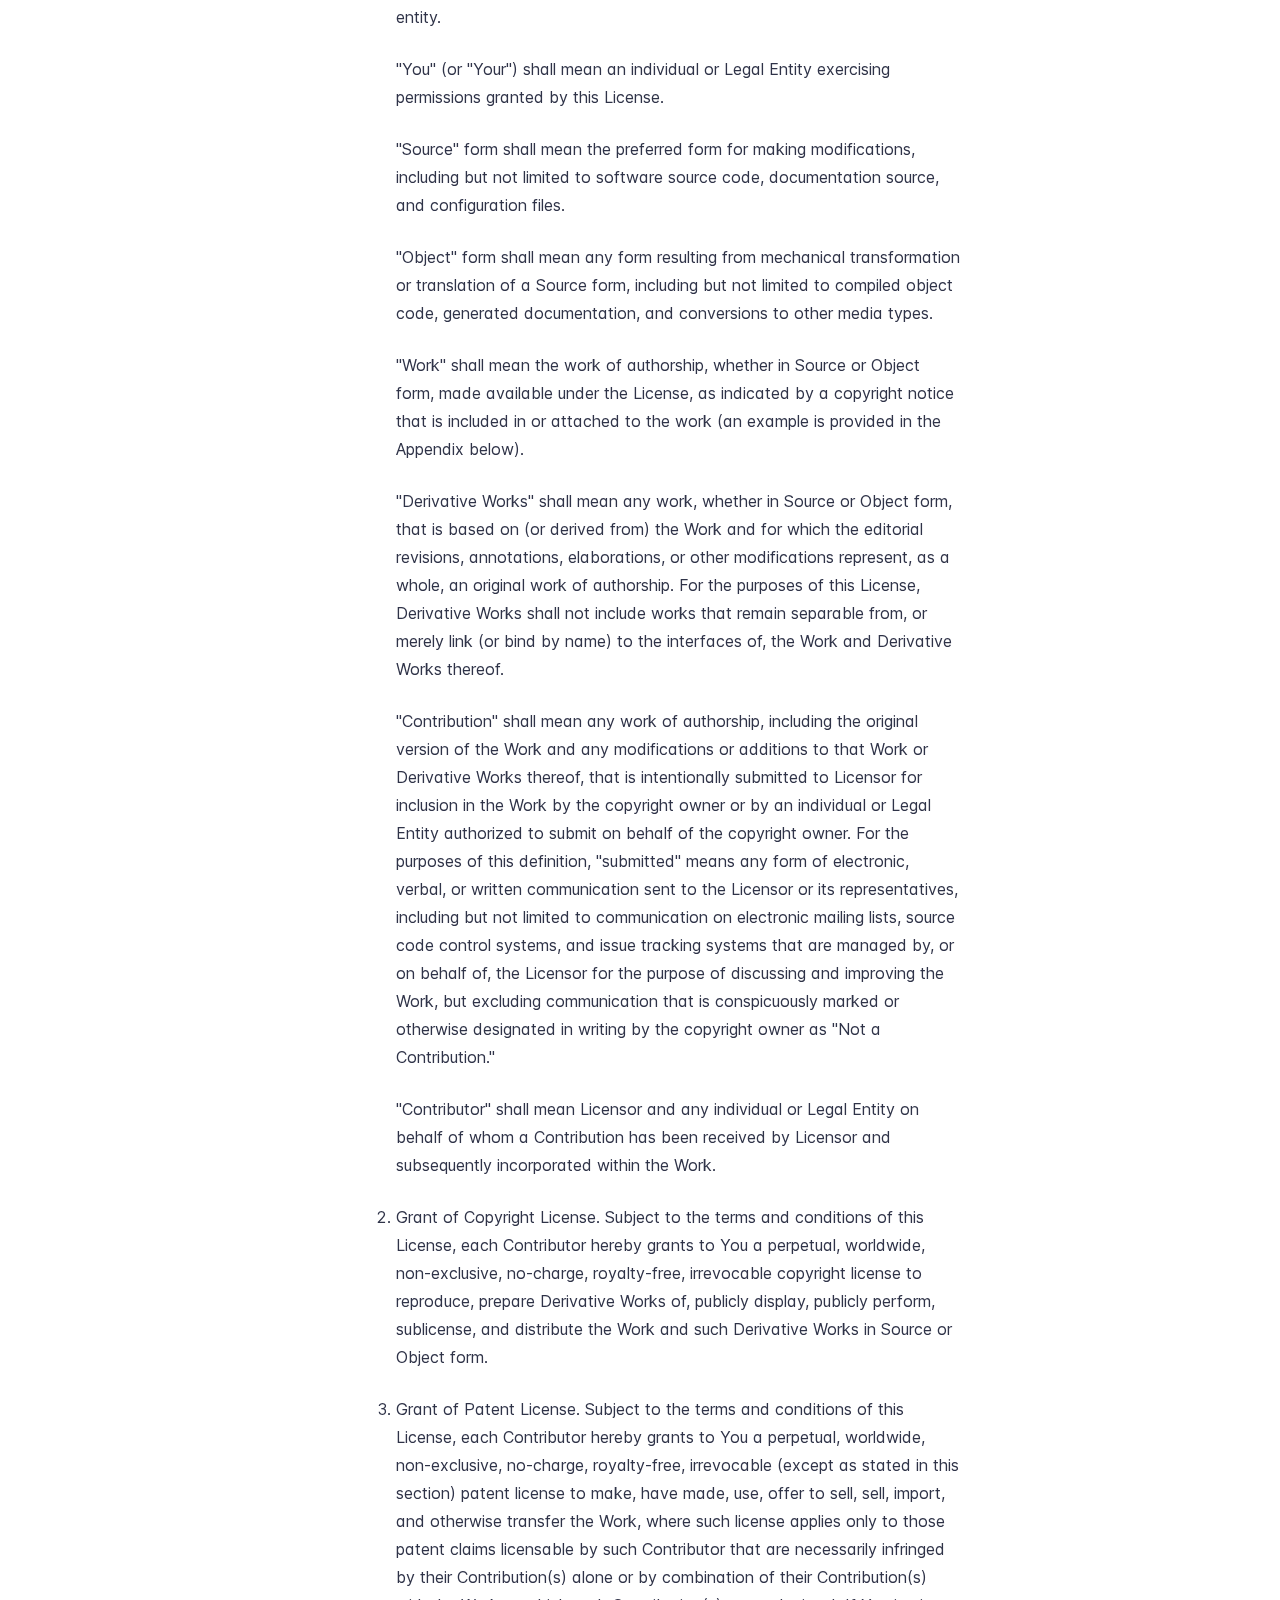
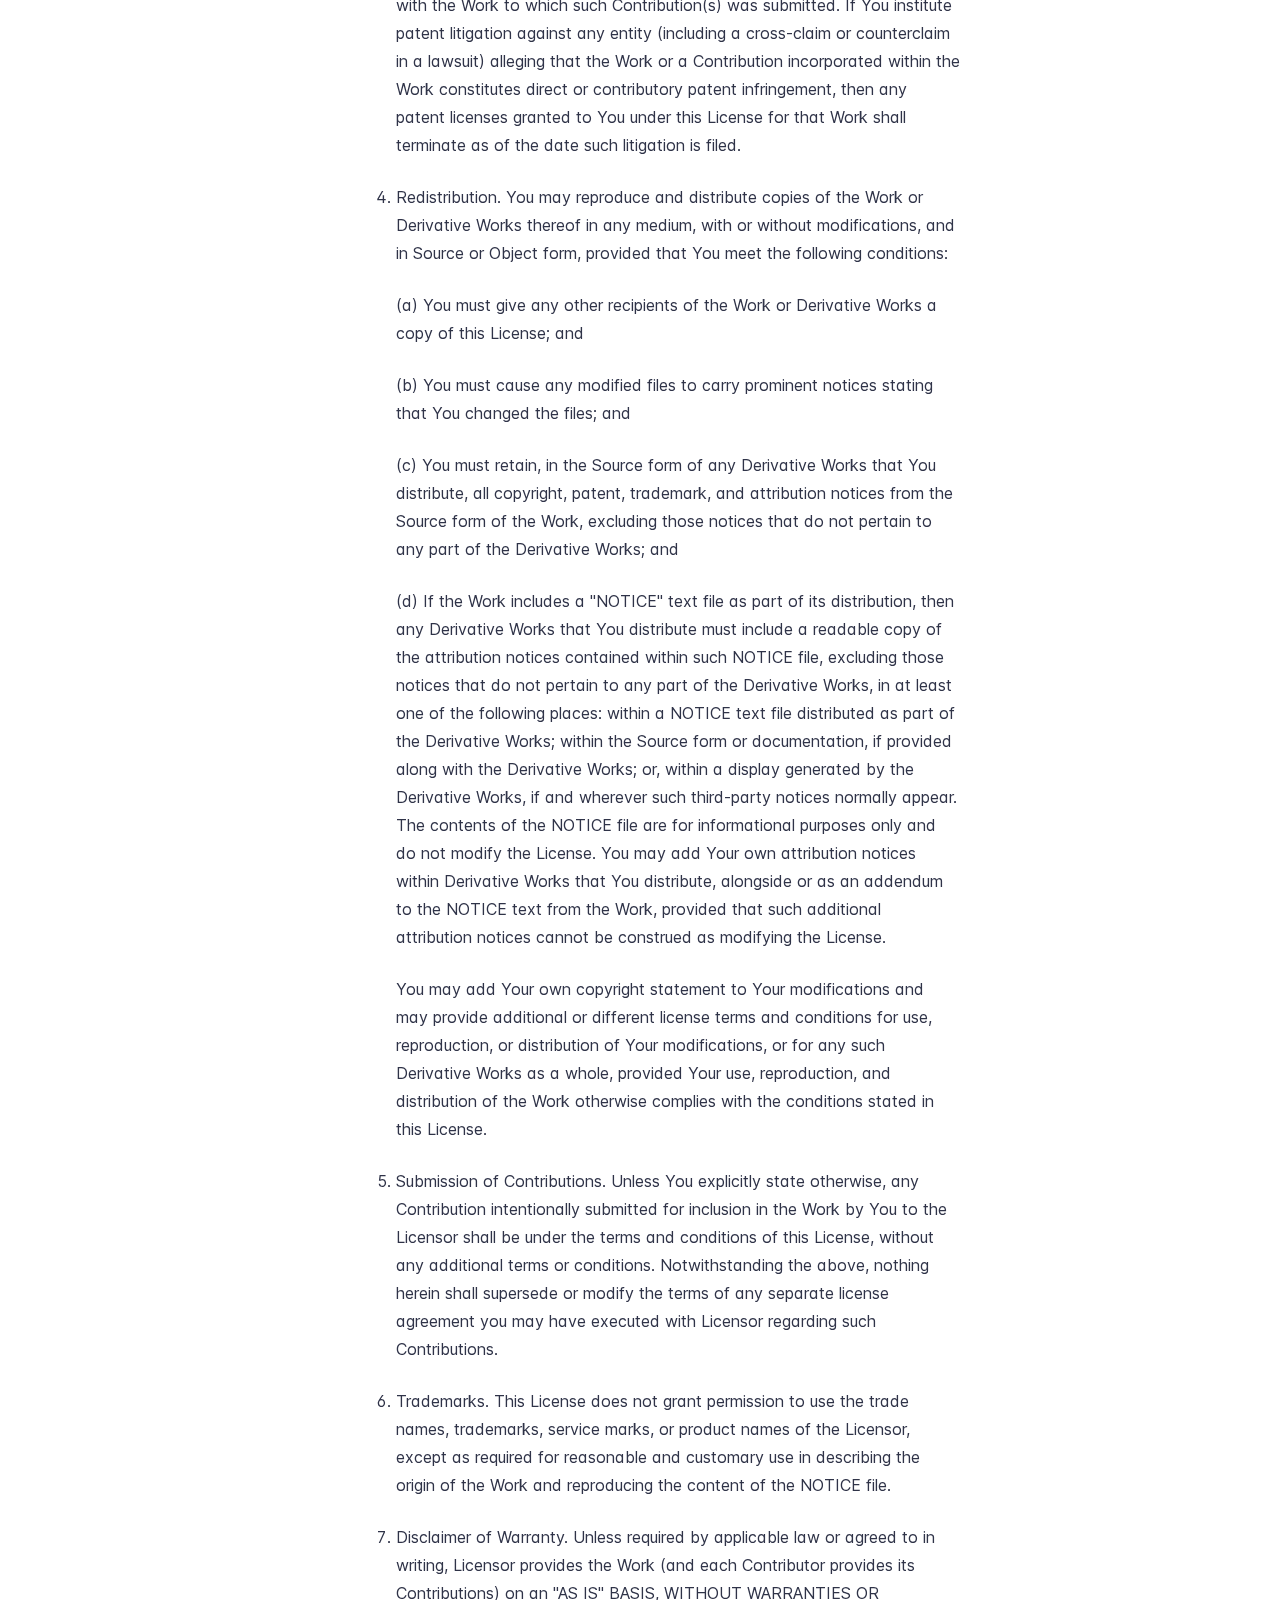
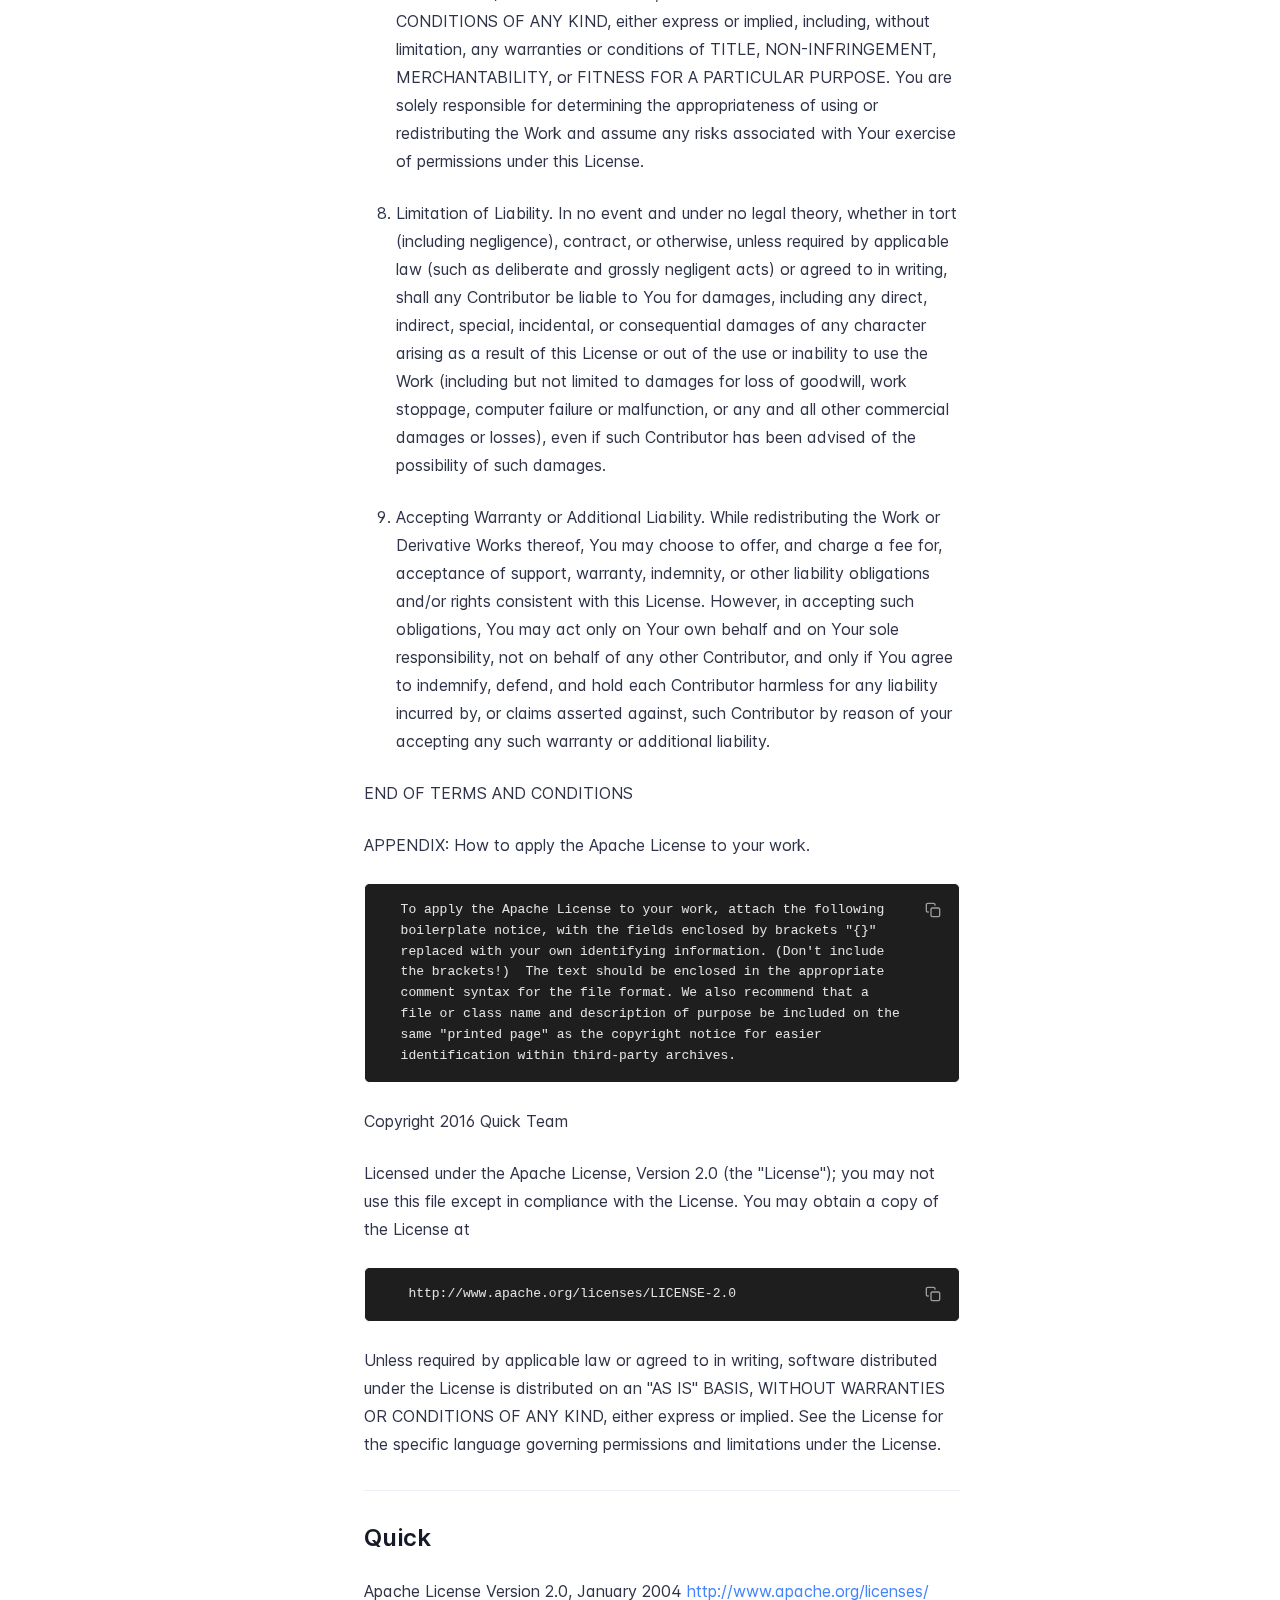
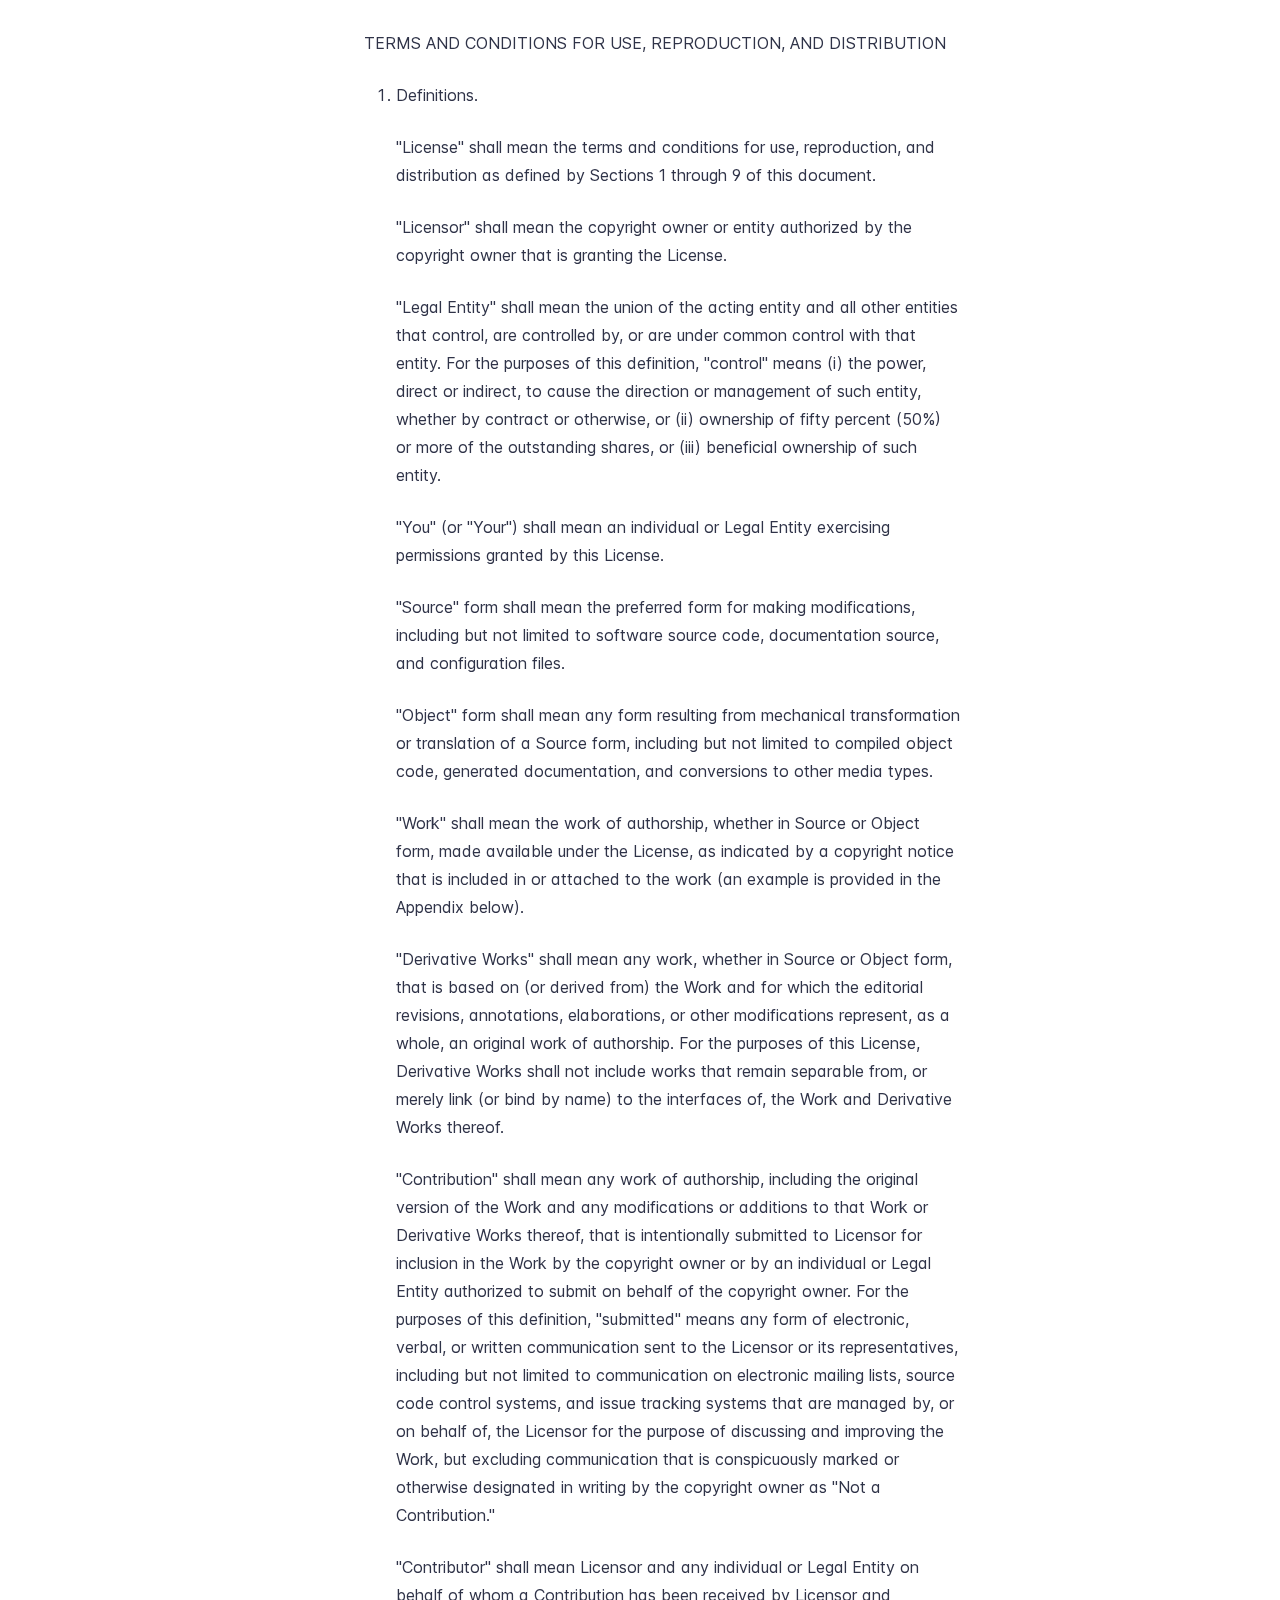
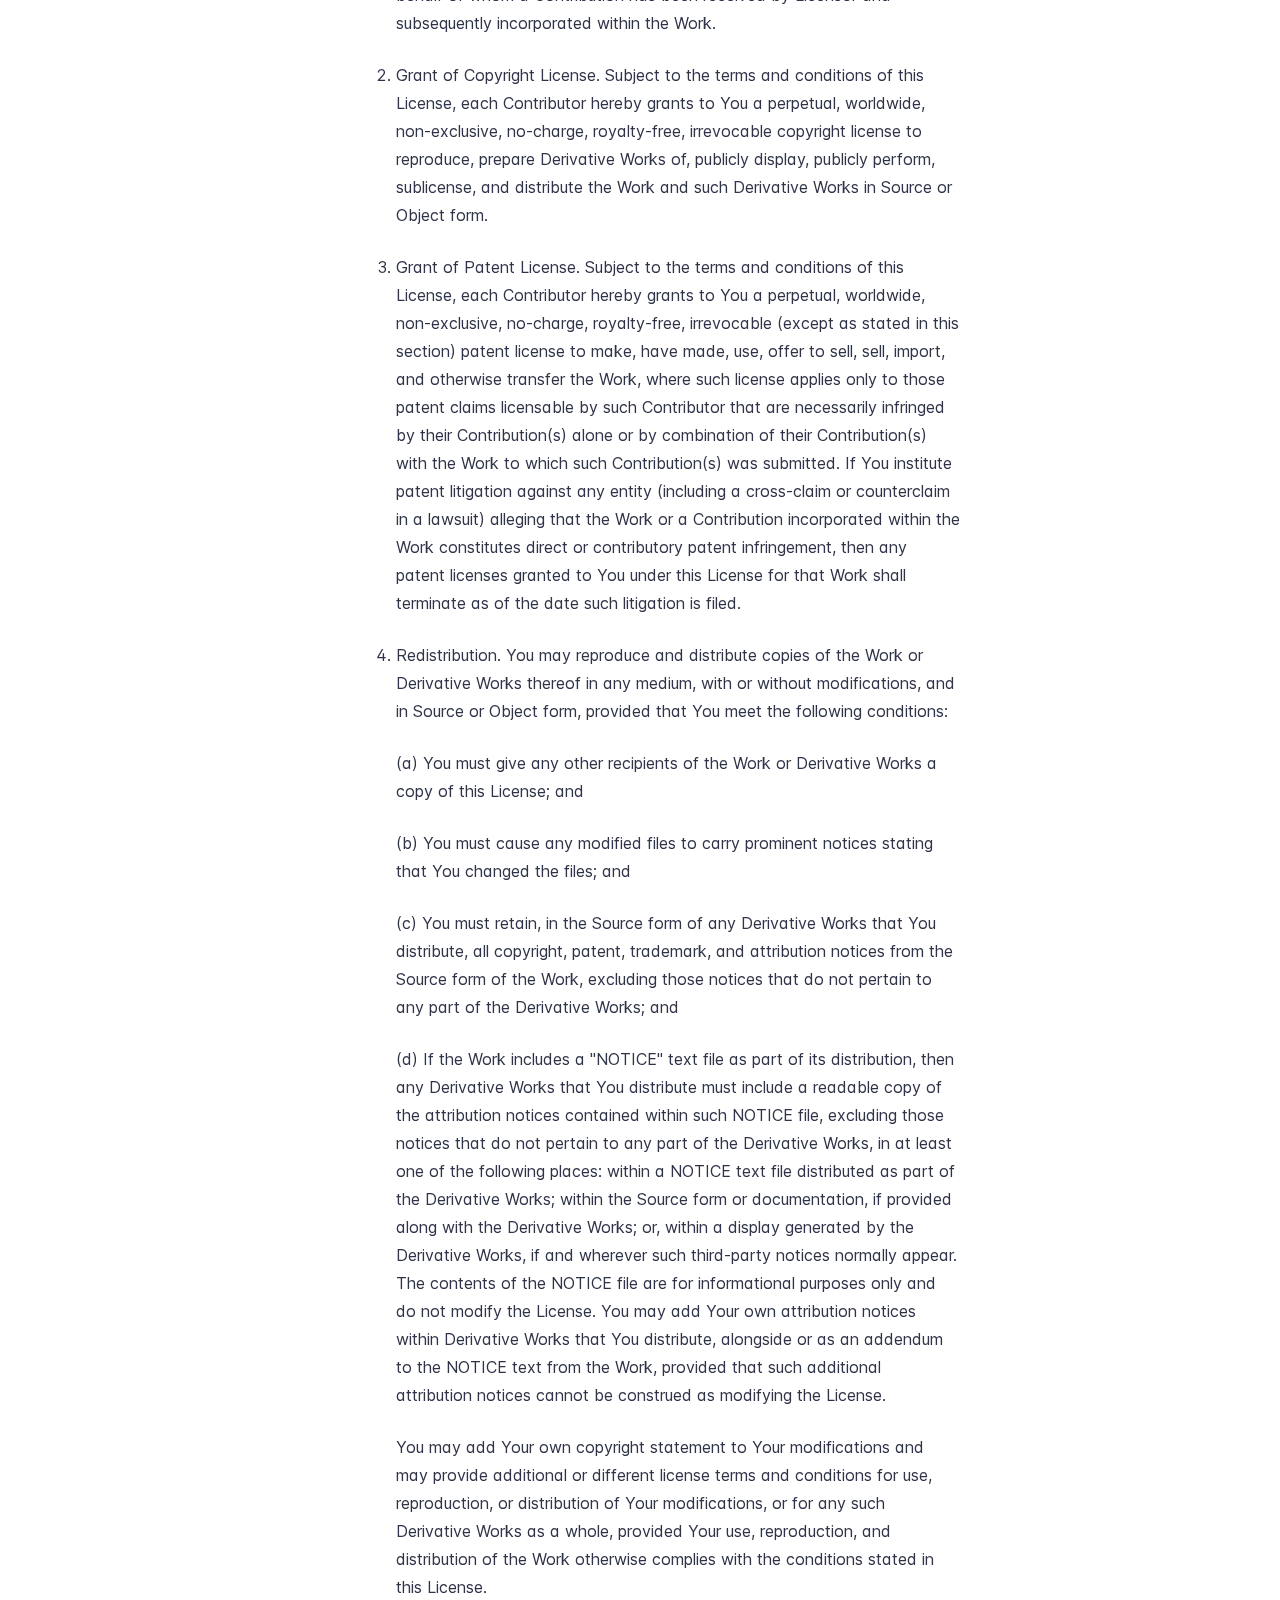
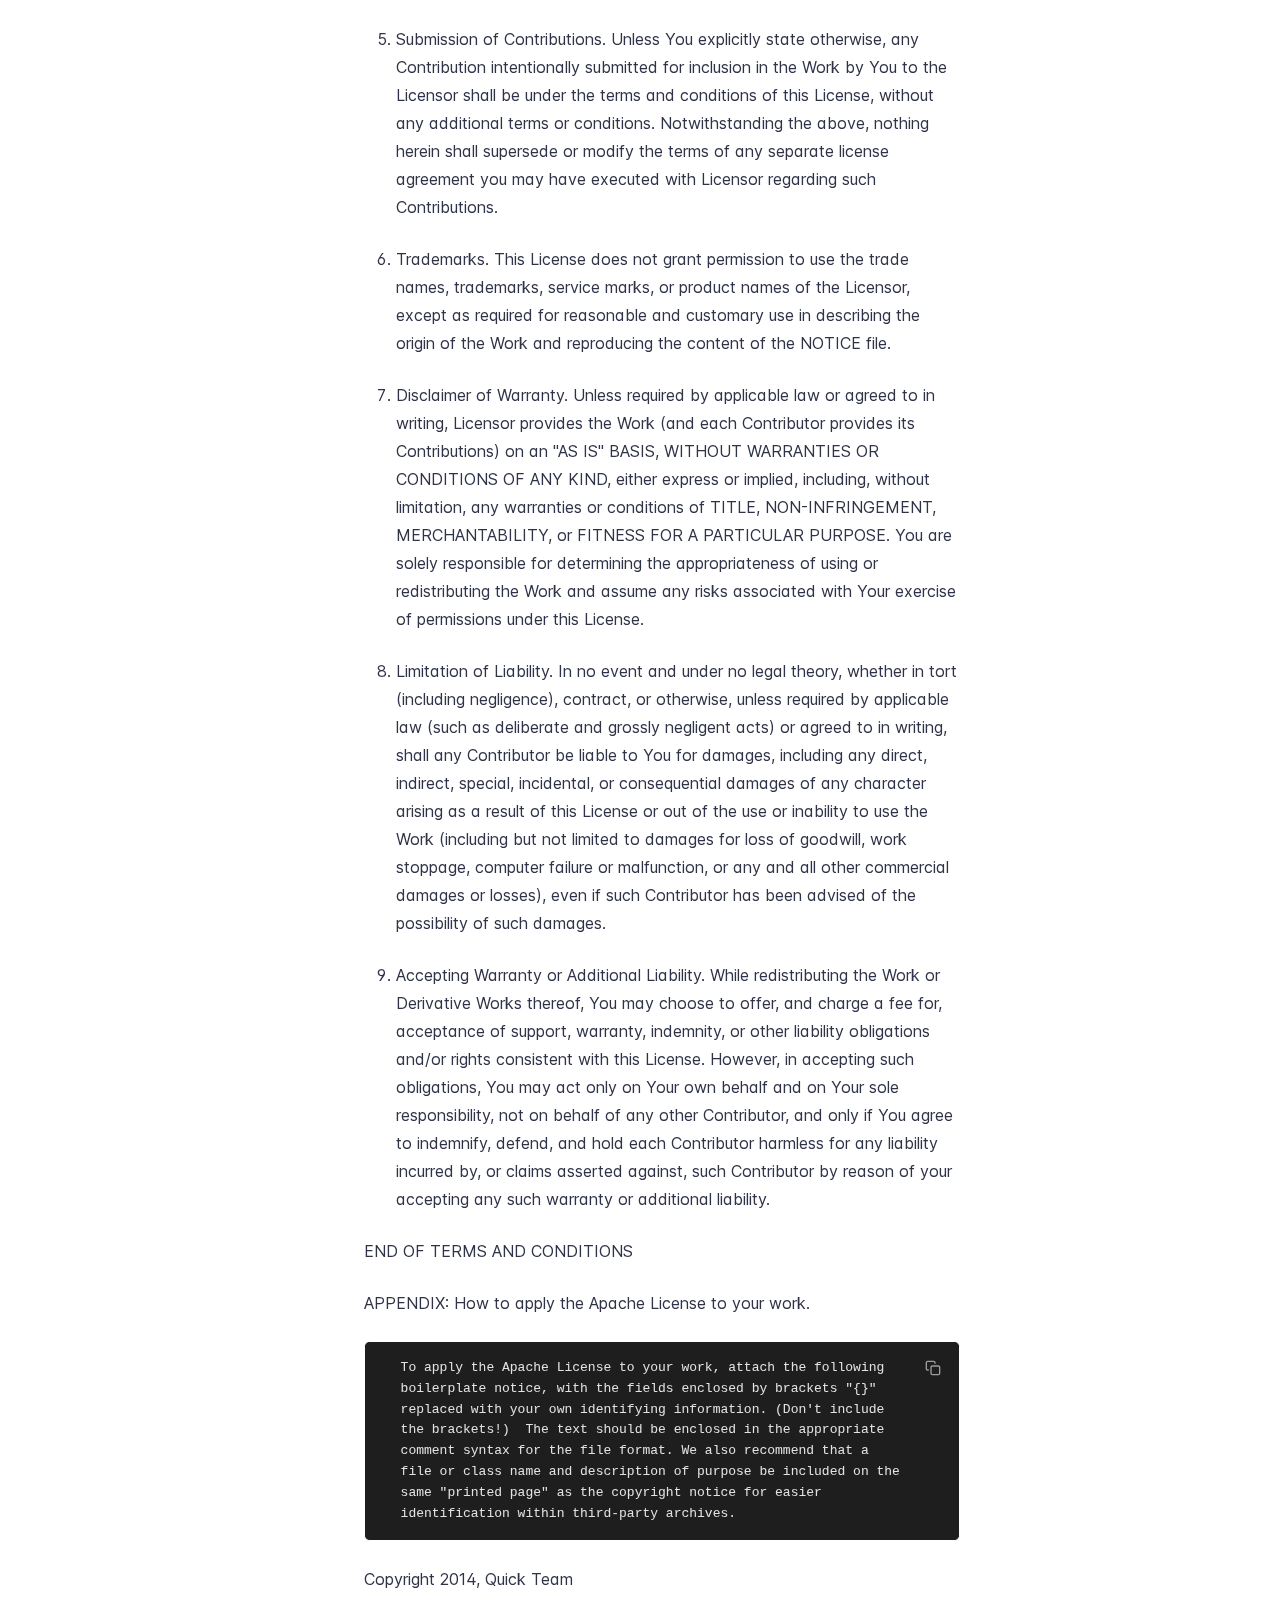
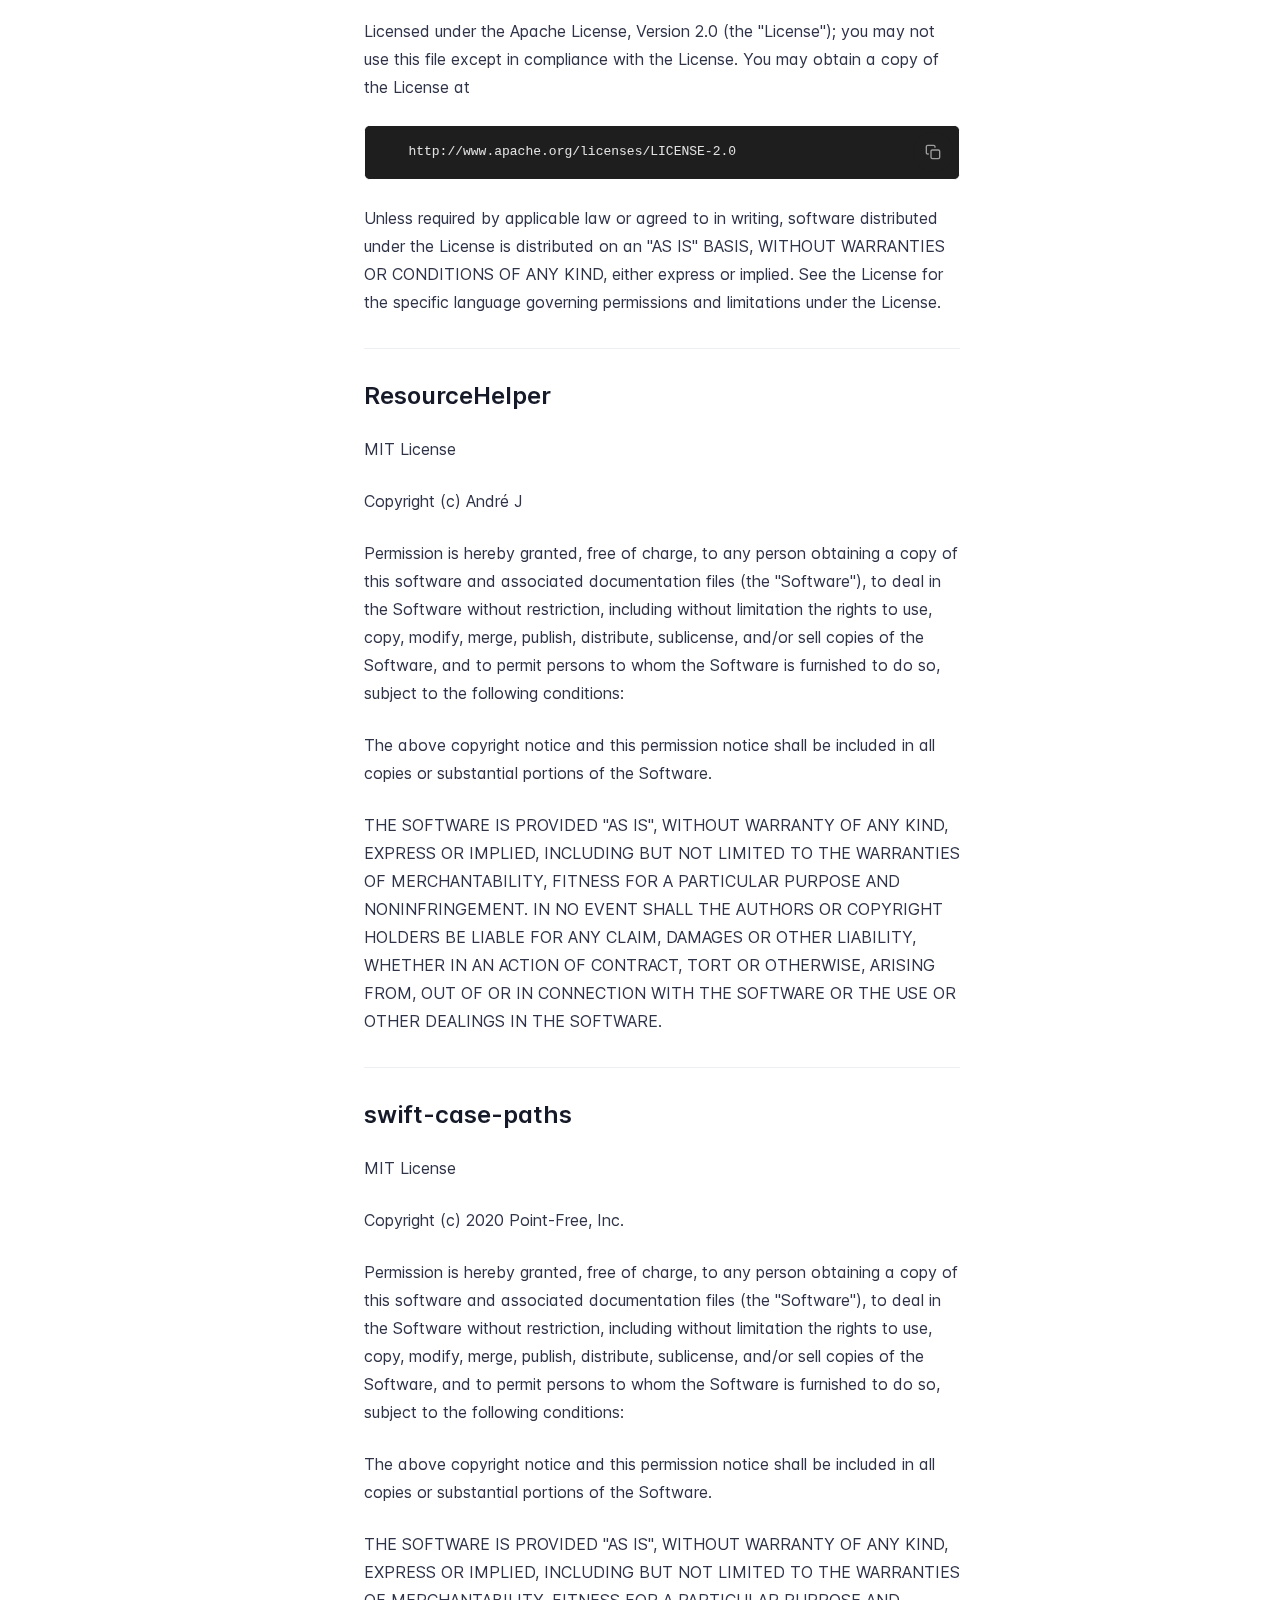
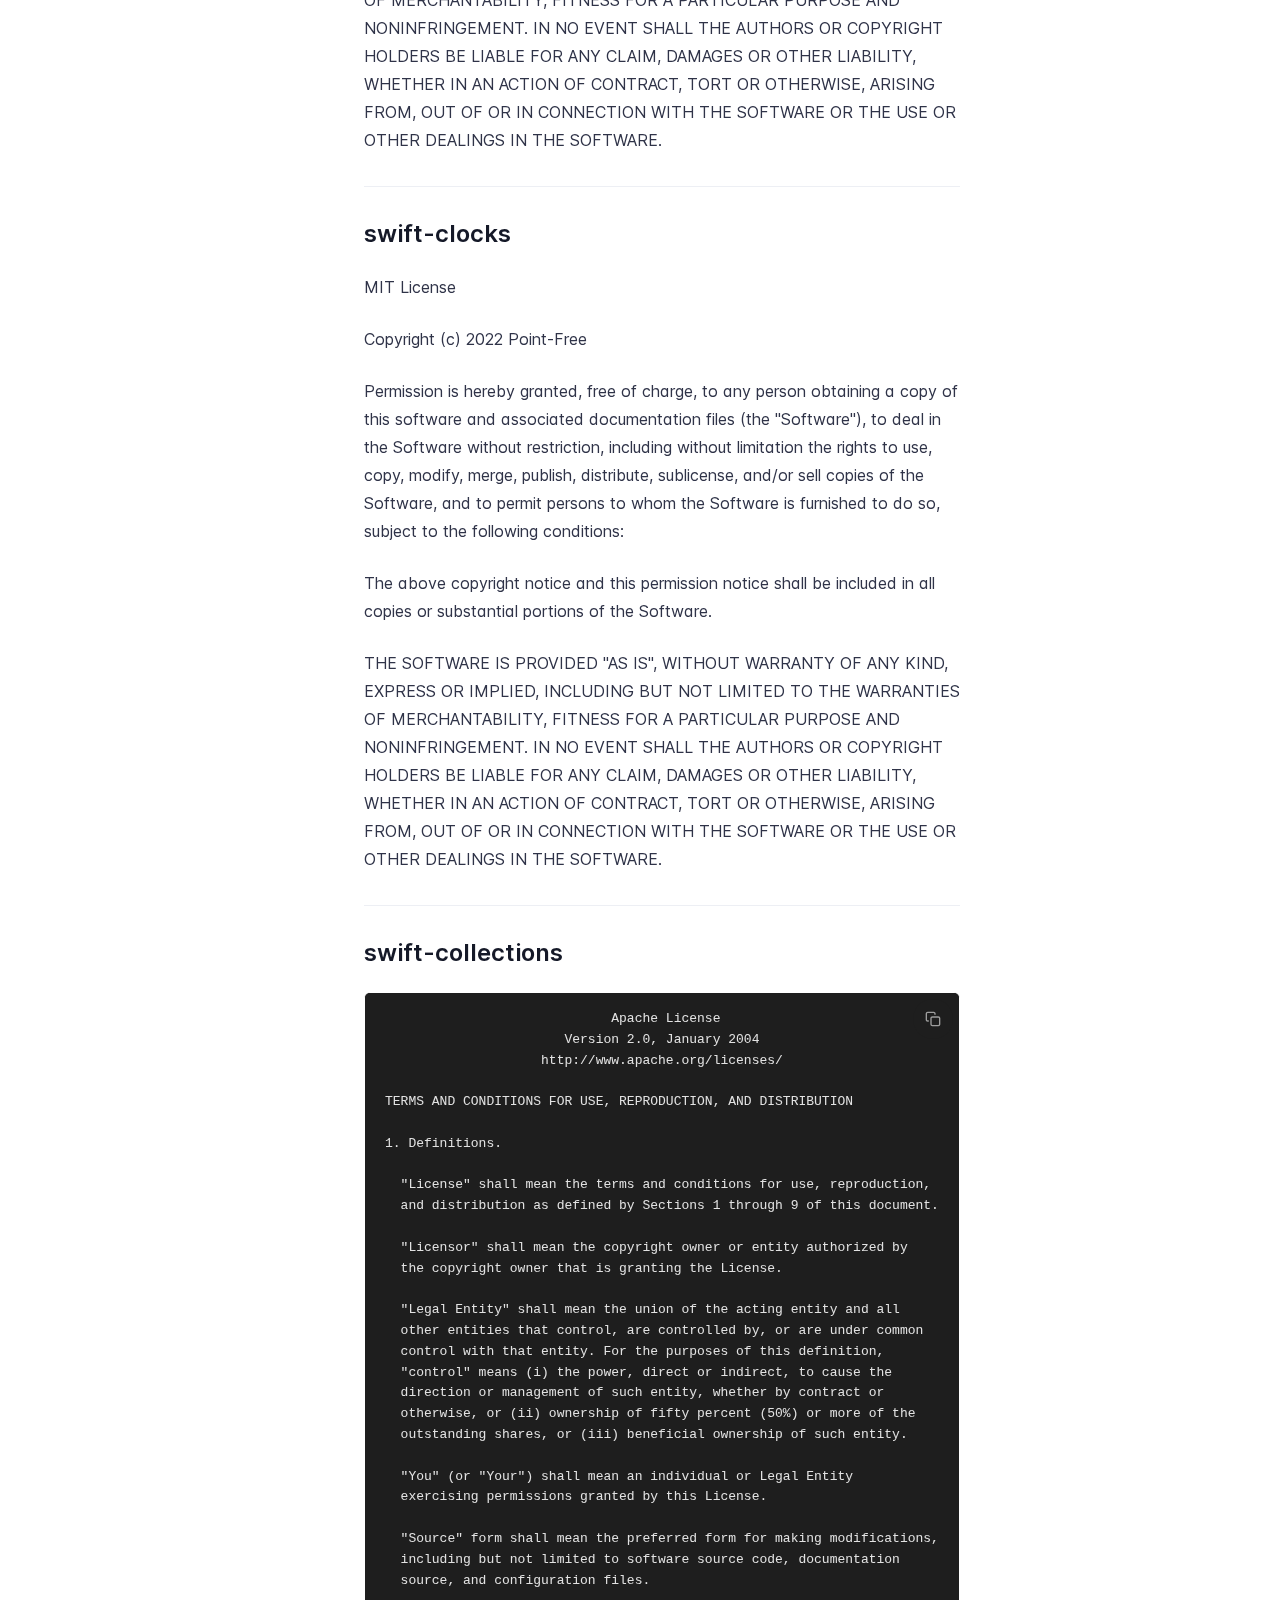
<file: credits/index.html>
<!DOCTYPE html>
<html lang="en" class="h-full">
<head>
    <meta charset="UTF-8">
    <meta name="viewport" content="width=device-width,initial-scale=1">
    <meta name="turbo-cache-control" content="no-cache" data-turbo-track="reload" data-track-token="3.6.0.785203519518">

    <!-- See retype.com -->
    <meta name="generator" content="Retype 3.6.0">

    <!-- Primary Meta Tags -->
    <title>Credits</title>
    <meta name="title" content="Credits">
    <meta name="description" content="Capacitor was coded and created by David Peterson.">

    <!-- Canonical -->
    <link rel="canonical" href="https://capacitor.pro/credits/">

    <!-- Open Graph / Facebook -->
    <meta property="og:type" content="website">
    <meta property="og:url" content="https://capacitor.pro/credits/">
    <meta property="og:title" content="Credits">
    <meta property="og:description" content="Capacitor was coded and created by David Peterson.">

    <!-- Twitter -->
    <meta property="twitter:card" content="summary_large_image">
    <meta property="twitter:url" content="https://capacitor.pro/credits/">
    <meta property="twitter:title" content="Credits">
    <meta property="twitter:description" content="Capacitor was coded and created by David Peterson.">

    <script data-cfasync="false">(function () { var el = document.documentElement, m = localStorage.getItem("doc_theme"), wm = window.matchMedia; if (m === "dark" || (!m && wm && wm("(prefers-color-scheme: dark)").matches)) { el.classList.add("dark") } else { el.classList.remove("dark") } })();</script>

    <link href="../resources/css/retype.css?v=3.6.0.785203519518" rel="stylesheet">

    <script data-cfasync="false" src="../resources/js/config.js?v=3.6.0.785203519518" data-turbo-eval="false" defer></script>
    <script data-cfasync="false" src="../resources/js/retype.js?v=3.6.0" data-turbo-eval="false" defer></script>
    <script id="lunr-js" data-cfasync="false" src="../resources/js/lunr.js?v=3.6.0.785203519518" data-turbo-eval="false" defer></script>
</head>
<body>
    <div id="docs-app" class="relative text-base antialiased text-gray-700 bg-white font-body dark:bg-dark-850 dark:text-dark-300">
        <div class="absolute bottom-0 left-0 bg-gray-100 dark:bg-dark-800" style="top: 5rem; right: 50%"></div>
    
        <header id="docs-site-header" class="sticky top-0 z-30 flex w-full h-16 bg-white border-b border-gray-200 md:h-20 dark:bg-dark-850 dark:border-dark-650">
            <div class="container relative flex items-center justify-between pr-6 grow md:justify-start">
                <!-- Mobile menu button skeleton -->
                <button v-cloak class="skeleton docs-mobile-menu-button flex items-center justify-center shrink-0 overflow-hidden dark:text-white focus:outline-none rounded-full w-10 h-10 ml-3.5 md:hidden"><svg xmlns="http://www.w3.org/2000/svg" class="mb-px shrink-0" width="24" height="24" viewBox="0 0 24 24" role="presentation" style="margin-bottom: 0px;"><g fill="currentColor"><path d="M2 4h20v2H2zM2 11h20v2H2zM2 18h20v2H2z"></path></g></svg></button>
                <div v-cloak id="docs-sidebar-toggle"></div>
        
                <!-- Logo -->
                <div class="flex items-center justify-between h-full py-2 md:w-75">
                    <div class="flex items-center px-2 md:px-6">
                        <a id="docs-site-logo" href="../" class="flex items-center leading-snug text-2xl">
                            <span class="w-10 mr-2 grow-0 shrink-0 overflow-hidden">
                                <img class="max-h-10 dark:hidden md:inline-block" src="../static/logo.png">
                                <img class="max-h-10 hidden dark:inline-block" src="../static/logo.png">
                            </span>
                            <span class="dark:text-white font-semibold line-clamp-1 md:line-clamp-2">Capacitor</span>
                        </a>
                    </div>
        
                    <span class="hidden h-8 border-r md:inline-block dark:border-dark-650"></span>
                </div>
        
                <div class="flex justify-between md:grow">
                    <!-- Top Nav -->
                    <nav class="hidden md:flex">
                        <ul class="flex flex-col mb-4 md:pl-16 md:mb-0 md:flex-row md:items-center">
                            <li class="mr-6">
                                <a class="py-2 md:mb-0 inline-flex items-center text-sm whitespace-nowrap transition-colors duration-200 ease-linear md:text-blue-500 dark:text-blue-400 hover:text-blue-800 dark:hover:text-blue-200" href="../buy/">
                                    <svg xmlns="http://www.w3.org/2000/svg" class="mb-px mr-1" width="18" height="18" viewBox="0 0 24 24" role="presentation">
                                        <g fill="currentColor">
                                            <path d="M11.25 9.331V.75a.75.75 0 0 1 1.5 0v8.58l1.949-2.11A.75.75 0 1 1 15.8 8.237l-3.25 3.52a.75.75 0 0 1-1.102 0l-3.25-3.52A.75.75 0 1 1 9.3 7.22l1.949 2.111Z"/><path d="M2.5 3.75v11.5c0 .138.112.25.25.25h18.5a.25.25 0 0 0 .25-.25V3.75a.25.25 0 0 0-.25-.25h-5.5a.75.75 0 0 1 0-1.5h5.5c.966 0 1.75.784 1.75 1.75v11.5A1.75 1.75 0 0 1 21.25 17h-6.204c.171 1.375.805 2.652 1.769 3.757A.752.752 0 0 1 16.25 22h-8.5a.75.75 0 0 1-.566-1.243c.965-1.105 1.599-2.382 1.77-3.757H2.75A1.75 1.75 0 0 1 1 15.25V3.75C1 2.784 1.784 2 2.75 2h5.5a.75.75 0 0 1 0 1.5h-5.5a.25.25 0 0 0-.25.25ZM10.463 17c-.126 1.266-.564 2.445-1.223 3.5h5.52c-.66-1.055-1.098-2.234-1.223-3.5Z"/>
                                        </g>
                                    </svg>
                                    <span>Buy on Mac App Store</span>
                                </a>
                            </li>
                            <li class="mr-6">
                                <a class="py-2 md:mb-0 inline-flex items-center text-sm whitespace-nowrap transition-colors duration-200 ease-linear md:text-blue-500 dark:text-blue-400 hover:text-blue-800 dark:hover:text-blue-200" href="https://github.com/latenitefilms/capacitor/issues" target="_blank">
                                    <svg xmlns="http://www.w3.org/2000/svg" class="mb-px mr-1" width="18" height="18" viewBox="0 0 24 24" role="presentation">
                                        <g fill="currentColor">
                                            <path d="M12 1c6.075 0 11 4.925 11 11s-4.925 11-11 11S1 18.075 1 12 5.925 1 12 1ZM2.5 12a9.5 9.5 0 0 0 9.5 9.5 9.5 9.5 0 0 0 9.5-9.5A9.5 9.5 0 0 0 12 2.5 9.5 9.5 0 0 0 2.5 12Zm9.5 2a2 2 0 1 1-.001-3.999A2 2 0 0 1 12 14Z"/>
                                        </g>
                                    </svg>
                                    <span>Issues</span>
                                </a>
                            </li>
                            <li class="mr-6">
                                <a class="py-2 md:mb-0 inline-flex items-center text-sm whitespace-nowrap transition-colors duration-200 ease-linear md:text-blue-500 dark:text-blue-400 hover:text-blue-800 dark:hover:text-blue-200" href="https://github.com/latenitefilms/capacitor/discussions" target="_blank">
                                    <svg xmlns="http://www.w3.org/2000/svg" class="mb-px mr-1" width="18" height="18" viewBox="0 0 24 24" role="presentation">
                                        <g fill="currentColor">
                                            <path d="M1.75 1h12.5c.966 0 1.75.784 1.75 1.75v9.5A1.75 1.75 0 0 1 14.25 14H8.061l-2.574 2.573A1.458 1.458 0 0 1 3 15.543V14H1.75A1.75 1.75 0 0 1 0 12.25v-9.5C0 1.784.784 1 1.75 1ZM1.5 2.75v9.5c0 .138.112.25.25.25h2a.75.75 0 0 1 .75.75v2.19l2.72-2.72a.749.749 0 0 1 .53-.22h6.5a.25.25 0 0 0 .25-.25v-9.5a.25.25 0 0 0-.25-.25H1.75a.25.25 0 0 0-.25.25Z"/><path d="M22.5 8.75a.25.25 0 0 0-.25-.25h-3.5a.75.75 0 0 1 0-1.5h3.5c.966 0 1.75.784 1.75 1.75v9.5A1.75 1.75 0 0 1 22.25 20H21v1.543a1.457 1.457 0 0 1-2.487 1.03L15.939 20H10.75A1.75 1.75 0 0 1 9 18.25v-1.465a.75.75 0 0 1 1.5 0v1.465c0 .138.112.25.25.25h5.5a.75.75 0 0 1 .53.22l2.72 2.72v-2.19a.75.75 0 0 1 .75-.75h2a.25.25 0 0 0 .25-.25v-9.5Z"/>
                                        </g>
                                    </svg>
                                    <span>Discussions</span>
                                </a>
                            </li>
                            <li class="mr-6">
                                <a class="py-2 md:mb-0 inline-flex items-center text-sm whitespace-nowrap transition-colors duration-200 ease-linear md:text-blue-500 dark:text-blue-400 hover:text-blue-800 dark:hover:text-blue-200" href="https://fcp.cafe" target="_blank">
                                    <svg xmlns="http://www.w3.org/2000/svg" class="mb-px mr-1" width="18" height="18" viewBox="0 0 24 24" role="presentation">
                                        <g fill="currentColor">
                                            <path d="M15 4.75a3.25 3.25 0 1 1 6.5 0 3.25 3.25 0 0 1-6.5 0ZM2.5 19.25a3.25 3.25 0 1 1 6.5 0 3.25 3.25 0 0 1-6.5 0Zm0-14.5a3.25 3.25 0 1 1 6.5 0 3.25 3.25 0 0 1-6.5 0ZM5.75 6.5a1.75 1.75 0 1 0-.001-3.501A1.75 1.75 0 0 0 5.75 6.5Zm0 14.5a1.75 1.75 0 1 0-.001-3.501A1.75 1.75 0 0 0 5.75 21Zm12.5-14.5a1.75 1.75 0 1 0-.001-3.501A1.75 1.75 0 0 0 18.25 6.5Z"/><path d="M5.75 16.75A.75.75 0 0 1 5 16V8a.75.75 0 0 1 1.5 0v8a.75.75 0 0 1-.75.75Z"/><path d="M17.5 8.75v-1H19v1a3.75 3.75 0 0 1-3.75 3.75h-7a1.75 1.75 0 0 0-1.75 1.75H5A3.25 3.25 0 0 1 8.25 11h7a2.25 2.25 0 0 0 2.25-2.25Z"/>
                                        </g>
                                    </svg>
                                    <span>FCP Cafe</span>
                                </a>
                            </li>
                            <li class="mr-6">
                                <a class="py-2 md:mb-0 inline-flex items-center text-sm whitespace-nowrap transition-colors duration-200 ease-linear md:text-blue-500 dark:text-blue-400 hover:text-blue-800 dark:hover:text-blue-200" href="https://twitter.com/chrisatlatenite" target="_blank">
                                    <svg xmlns="http://www.w3.org/2000/svg" class="mb-px mr-1" width="18" height="18" viewBox="0 0 24 24" role="presentation">
                                        <g fill="currentColor">
                                            <path d="M3.5 8a5.5 5.5 0 1 1 8.596 4.547 9.005 9.005 0 0 1 5.9 8.18.751.751 0 0 1-1.5.045 7.5 7.5 0 0 0-14.993 0 .75.75 0 0 1-1.499-.044 9.005 9.005 0 0 1 5.9-8.181A5.496 5.496 0 0 1 3.5 8ZM9 4a4 4 0 1 0 0 8 4 4 0 0 0 0-8Zm8.29 4c-.148 0-.292.01-.434.03a.75.75 0 1 1-.212-1.484 4.53 4.53 0 0 1 3.38 8.097 6.69 6.69 0 0 1 3.956 6.107.75.75 0 0 1-1.5 0 5.193 5.193 0 0 0-3.696-4.972l-.534-.16v-1.676l.41-.209A3.03 3.03 0 0 0 17.29 8Z"/>
                                        </g>
                                    </svg>
                                    <span>Chris on Twitter</span>
                                </a>
                            </li>
                            <li class="mr-6">
                                <a class="py-2 md:mb-0 inline-flex items-center text-sm whitespace-nowrap transition-colors duration-200 ease-linear md:text-blue-500 dark:text-blue-400 hover:text-blue-800 dark:hover:text-blue-200" href="https://latenitefilms.com" target="_blank">
                                    <svg xmlns="http://www.w3.org/2000/svg" class="mb-px mr-1" width="18" height="18" viewBox="0 0 24 24" role="presentation">
                                        <g fill="currentColor">
                                            <path d="M12 2.5c-3.81 0-6.5 2.743-6.5 6.119 0 1.536.632 2.572 1.425 3.56.172.215.347.422.527.635l.096.112c.21.25.427.508.63.774.404.531.783 1.128.995 1.834a.75.75 0 0 1-1.436.432c-.138-.46-.397-.89-.753-1.357a18.111 18.111 0 0 0-.582-.714l-.092-.11c-.18-.212-.37-.436-.555-.667C4.87 12.016 4 10.651 4 8.618 4 4.363 7.415 1 12 1s8 3.362 8 7.619c0 2.032-.87 3.397-1.755 4.5-.185.23-.375.454-.555.667l-.092.109c-.21.248-.405.481-.582.714-.356.467-.615.898-.753 1.357a.751.751 0 0 1-1.437-.432c.213-.706.592-1.303.997-1.834.202-.266.419-.524.63-.774l.095-.112c.18-.213.355-.42.527-.634.793-.99 1.425-2.025 1.425-3.561C18.5 5.243 15.81 2.5 12 2.5ZM8.75 18h6.5a.75.75 0 0 1 0 1.5h-6.5a.75.75 0 0 1 0-1.5Zm.75 3.75a.75.75 0 0 1 .75-.75h3.5a.75.75 0 0 1 0 1.5h-3.5a.75.75 0 0 1-.75-.75Z"/>
                                        </g>
                                    </svg>
                                    <span>LateNite</span>
                                </a>
                            </li>
        
                        </ul>
                    </nav>
        
                    <!-- Header Right Skeleton -->
                    <div v-cloak class="flex justify-end grow skeleton">
        
                        <!-- Search input mock -->
                        <div class="relative hidden w-40 lg:block lg:max-w-sm lg:ml-auto">
                            <div class="absolute flex items-center justify-center h-full pl-3 dark:text-dark-300">
                                <svg xmlns="http://www.w3.org/2000/svg" class="icon-base" width="16" height="16" viewBox="0 0 24 24" aria-labelledby="icon" role="presentation" style="margin-bottom: 1px;"><g fill="currentColor" ><path d="M21.71 20.29l-3.68-3.68A8.963 8.963 0 0020 11c0-4.96-4.04-9-9-9s-9 4.04-9 9 4.04 9 9 9c2.12 0 4.07-.74 5.61-1.97l3.68 3.68c.2.19.45.29.71.29s.51-.1.71-.29c.39-.39.39-1.03 0-1.42zM4 11c0-3.86 3.14-7 7-7s7 3.14 7 7c0 1.92-.78 3.66-2.04 4.93-.01.01-.02.01-.02.01-.01.01-.01.01-.01.02A6.98 6.98 0 0111 18c-3.86 0-7-3.14-7-7z" ></path></g></svg>
                            </div>
                            <input class="w-full h-10 placeholder-gray-400 transition-colors duration-200 ease-in bg-gray-200 border border-transparent rounded md:text-sm hover:bg-white hover:border-gray-300 focus:outline-none focus:bg-white focus:border-gray-500 dark:bg-dark-600 dark:border-dark-600 dark:placeholder-dark-400" style="padding: 0.625rem 0.75rem 0.625rem 2rem" type="text" placeholder="Search">
                        </div>
        
                        <!-- Mobile search button -->
                        <div class="flex items-center justify-center w-10 h-10 lg:hidden">
                            <svg xmlns="http://www.w3.org/2000/svg" class="shrink-0 icon-base" width="20" height="20" viewBox="0 0 24 24" aria-labelledby="icon" role="presentation" style="margin-bottom: 0px;"><g fill="currentColor" ><path d="M21.71 20.29l-3.68-3.68A8.963 8.963 0 0020 11c0-4.96-4.04-9-9-9s-9 4.04-9 9 4.04 9 9 9c2.12 0 4.07-.74 5.61-1.97l3.68 3.68c.2.19.45.29.71.29s.51-.1.71-.29c.39-.39.39-1.03 0-1.42zM4 11c0-3.86 3.14-7 7-7s7 3.14 7 7c0 1.92-.78 3.66-2.04 4.93-.01.01-.02.01-.02.01-.01.01-.01.01-.01.02A6.98 6.98 0 0111 18c-3.86 0-7-3.14-7-7z" ></path></g></svg>
                        </div>
        
                        <!-- Dark mode switch placeholder -->
                        <div class="w-10 h-10 lg:ml-2"></div>
        
                        <!-- History button -->
                        <div class="flex items-center justify-center w-10 h-10" style="margin-right: -0.625rem;">
                            <svg xmlns="http://www.w3.org/2000/svg" class="shrink-0 icon-base" width="22" height="22" viewBox="0 0 24 24" aria-labelledby="icon" role="presentation" style="margin-bottom: 0px;"><g fill="currentColor" ><g ><path d="M12.01 6.01c-.55 0-1 .45-1 1V12a1 1 0 00.4.8l3 2.22a.985.985 0 001.39-.2.996.996 0 00-.21-1.4l-2.6-1.92V7.01c.02-.55-.43-1-.98-1z"></path><path d="M12.01 1.91c-5.33 0-9.69 4.16-10.05 9.4l-.29-.26a.997.997 0 10-1.34 1.48l1.97 1.79c.19.17.43.26.67.26s.48-.09.67-.26l1.97-1.79a.997.997 0 10-1.34-1.48l-.31.28c.34-4.14 3.82-7.41 8.05-7.41 4.46 0 8.08 3.63 8.08 8.09s-3.63 8.08-8.08 8.08c-2.18 0-4.22-.85-5.75-2.4a.996.996 0 10-1.42 1.4 10.02 10.02 0 007.17 2.99c5.56 0 10.08-4.52 10.08-10.08.01-5.56-4.52-10.09-10.08-10.09z"></path></g></g></svg>
                        </div>
                    </div>
        
                    <div v-cloak class="flex justify-end grow">
                        <div id="docs-mobile-search-button"></div>
                        <doc-search-desktop></doc-search-desktop>
        
                        <doc-theme-switch class="lg:ml-2"></doc-theme-switch>
                        <doc-history></doc-history>
                    </div>
                </div>
            </div>
        </header>
    
        <div class="container relative flex bg-white">
            <!-- Sidebar Skeleton -->
            <div v-cloak class="fixed flex flex-col shrink-0 duration-300 ease-in-out bg-gray-100 border-gray-200 sidebar top-20 w-75 border-r h-screen md:sticky transition-transform skeleton dark:bg-dark-800 dark:border-dark-650">
            
                <!-- Render this div, if config.showSidebarFilter is `true` -->
                <div class="flex items-center h-16 px-6">
                    <input class="w-full h-8 px-3 py-2 transition-colors duration-200 ease-linear bg-white border border-gray-200 rounded shadow-none text-sm focus:outline-none focus:border-gray-600 dark:bg-dark-600 dark:border-dark-600" type="text" placeholder="Filter">
                </div>
            
                <div class="pl-6 mt-1 mb-4">
                    <div class="w-32 h-3 mb-4 bg-gray-200 rounded-full loading dark:bg-dark-600"></div>
                    <div class="w-48 h-3 mb-4 bg-gray-200 rounded-full loading dark:bg-dark-600"></div>
                    <div class="w-40 h-3 mb-4 bg-gray-200 rounded-full loading dark:bg-dark-600"></div>
                    <div class="w-32 h-3 mb-4 bg-gray-200 rounded-full loading dark:bg-dark-600"></div>
                    <div class="w-48 h-3 mb-4 bg-gray-200 rounded-full loading dark:bg-dark-600"></div>
                    <div class="w-40 h-3 mb-4 bg-gray-200 rounded-full loading dark:bg-dark-600"></div>
                </div>
            
                <div class="shrink-0 mt-auto bg-transparent dark:border-dark-650">
                    <a class="flex items-center justify-center flex-nowrap h-16 text-gray-400 dark:text-dark-400 hover:text-gray-700 dark:hover:text-dark-300 transition-colors duration-150 ease-in docs-powered-by" target="_blank" href="https://retype.com/" rel="noopener">
                        <span class="text-xs whitespace-nowrap">Powered by</span>
                        <svg xmlns="http://www.w3.org/2000/svg" class="ml-2" fill="currentColor" width="96" height="20" overflow="visible"><path d="M0 0v20h13.59V0H0zm11.15 17.54H2.44V2.46h8.71v15.08zM15.8 20h2.44V4.67L15.8 2.22zM20.45 6.89V20h2.44V9.34z"/><g><path d="M40.16 8.44c0 1.49-.59 2.45-1.75 2.88l2.34 3.32h-2.53l-2.04-2.96h-1.43v2.96h-2.06V5.36h3.5c1.43 0 2.46.24 3.07.73s.9 1.27.9 2.35zm-2.48 1.1c.26-.23.38-.59.38-1.09 0-.5-.13-.84-.4-1.03s-.73-.28-1.39-.28h-1.54v2.75h1.5c.72 0 1.2-.12 1.45-.35zM51.56 5.36V7.2h-4.59v1.91h4.13v1.76h-4.13v1.92h4.74v1.83h-6.79V5.36h6.64zM60.09 7.15v7.48h-2.06V7.15h-2.61V5.36h7.28v1.79h-2.61zM70.81 14.64h-2.06v-3.66l-3.19-5.61h2.23l1.99 3.45 1.99-3.45H74l-3.19 5.61v3.66zM83.99 6.19c.65.55.97 1.4.97 2.55s-.33 1.98-1 2.51-1.68.8-3.04.8h-1.23v2.59h-2.06V5.36h3.26c1.42 0 2.45.28 3.1.83zm-1.51 3.65c.25-.28.37-.69.37-1.22s-.16-.92-.48-1.14c-.32-.23-.82-.34-1.5-.34H79.7v3.12h1.38c.68 0 1.15-.14 1.4-.42zM95.85 5.36V7.2h-4.59v1.91h4.13v1.76h-4.13v1.92H96v1.83h-6.79V5.36h6.64z"/></g></svg>
                    </a>
                </div>
            </div>
            
            <!-- Sidebar component -->
            <doc-sidebar v-cloak>
                <template #sidebar-footer>
                    <div class="shrink-0 mt-auto border-t md:bg-transparent md:border-none dark:border-dark-650">
            
                        <div class="py-3 px-6 md:hidden border-b dark:border-dark-650">
                            <nav>
                                <ul class="flex flex-wrap justify-center items-center">
                                    <li class="mr-6">
                                        <a class="block py-1 inline-flex items-center text-sm whitespace-nowrap transition-colors duration-200 ease-linear md:text-blue-500 dark:text-blue-400 hover:text-blue-800 dark:hover:text-blue-200" href="../buy/">
                                            <svg xmlns="http://www.w3.org/2000/svg" class="mb-px mr-1" width="18" height="18" viewBox="0 0 24 24" role="presentation">
                                                <g fill="currentColor">
                                                    <path d="M11.25 9.331V.75a.75.75 0 0 1 1.5 0v8.58l1.949-2.11A.75.75 0 1 1 15.8 8.237l-3.25 3.52a.75.75 0 0 1-1.102 0l-3.25-3.52A.75.75 0 1 1 9.3 7.22l1.949 2.111Z"/><path d="M2.5 3.75v11.5c0 .138.112.25.25.25h18.5a.25.25 0 0 0 .25-.25V3.75a.25.25 0 0 0-.25-.25h-5.5a.75.75 0 0 1 0-1.5h5.5c.966 0 1.75.784 1.75 1.75v11.5A1.75 1.75 0 0 1 21.25 17h-6.204c.171 1.375.805 2.652 1.769 3.757A.752.752 0 0 1 16.25 22h-8.5a.75.75 0 0 1-.566-1.243c.965-1.105 1.599-2.382 1.77-3.757H2.75A1.75 1.75 0 0 1 1 15.25V3.75C1 2.784 1.784 2 2.75 2h5.5a.75.75 0 0 1 0 1.5h-5.5a.25.25 0 0 0-.25.25ZM10.463 17c-.126 1.266-.564 2.445-1.223 3.5h5.52c-.66-1.055-1.098-2.234-1.223-3.5Z"/>
                                                </g>
                                            </svg>
                                            <span>Buy on Mac App Store</span>
                                        </a>
                                    </li>
                                    <li class="mr-6">
                                        <a class="block py-1 inline-flex items-center text-sm whitespace-nowrap transition-colors duration-200 ease-linear md:text-blue-500 dark:text-blue-400 hover:text-blue-800 dark:hover:text-blue-200" href="https://github.com/latenitefilms/capacitor/issues" target="_blank">
                                            <svg xmlns="http://www.w3.org/2000/svg" class="mb-px mr-1" width="18" height="18" viewBox="0 0 24 24" role="presentation">
                                                <g fill="currentColor">
                                                    <path d="M12 1c6.075 0 11 4.925 11 11s-4.925 11-11 11S1 18.075 1 12 5.925 1 12 1ZM2.5 12a9.5 9.5 0 0 0 9.5 9.5 9.5 9.5 0 0 0 9.5-9.5A9.5 9.5 0 0 0 12 2.5 9.5 9.5 0 0 0 2.5 12Zm9.5 2a2 2 0 1 1-.001-3.999A2 2 0 0 1 12 14Z"/>
                                                </g>
                                            </svg>
                                            <span>Issues</span>
                                        </a>
                                    </li>
                                    <li class="mr-6">
                                        <a class="block py-1 inline-flex items-center text-sm whitespace-nowrap transition-colors duration-200 ease-linear md:text-blue-500 dark:text-blue-400 hover:text-blue-800 dark:hover:text-blue-200" href="https://github.com/latenitefilms/capacitor/discussions" target="_blank">
                                            <svg xmlns="http://www.w3.org/2000/svg" class="mb-px mr-1" width="18" height="18" viewBox="0 0 24 24" role="presentation">
                                                <g fill="currentColor">
                                                    <path d="M1.75 1h12.5c.966 0 1.75.784 1.75 1.75v9.5A1.75 1.75 0 0 1 14.25 14H8.061l-2.574 2.573A1.458 1.458 0 0 1 3 15.543V14H1.75A1.75 1.75 0 0 1 0 12.25v-9.5C0 1.784.784 1 1.75 1ZM1.5 2.75v9.5c0 .138.112.25.25.25h2a.75.75 0 0 1 .75.75v2.19l2.72-2.72a.749.749 0 0 1 .53-.22h6.5a.25.25 0 0 0 .25-.25v-9.5a.25.25 0 0 0-.25-.25H1.75a.25.25 0 0 0-.25.25Z"/><path d="M22.5 8.75a.25.25 0 0 0-.25-.25h-3.5a.75.75 0 0 1 0-1.5h3.5c.966 0 1.75.784 1.75 1.75v9.5A1.75 1.75 0 0 1 22.25 20H21v1.543a1.457 1.457 0 0 1-2.487 1.03L15.939 20H10.75A1.75 1.75 0 0 1 9 18.25v-1.465a.75.75 0 0 1 1.5 0v1.465c0 .138.112.25.25.25h5.5a.75.75 0 0 1 .53.22l2.72 2.72v-2.19a.75.75 0 0 1 .75-.75h2a.25.25 0 0 0 .25-.25v-9.5Z"/>
                                                </g>
                                            </svg>
                                            <span>Discussions</span>
                                        </a>
                                    </li>
                                    <li class="mr-6">
                                        <a class="block py-1 inline-flex items-center text-sm whitespace-nowrap transition-colors duration-200 ease-linear md:text-blue-500 dark:text-blue-400 hover:text-blue-800 dark:hover:text-blue-200" href="https://fcp.cafe" target="_blank">
                                            <svg xmlns="http://www.w3.org/2000/svg" class="mb-px mr-1" width="18" height="18" viewBox="0 0 24 24" role="presentation">
                                                <g fill="currentColor">
                                                    <path d="M15 4.75a3.25 3.25 0 1 1 6.5 0 3.25 3.25 0 0 1-6.5 0ZM2.5 19.25a3.25 3.25 0 1 1 6.5 0 3.25 3.25 0 0 1-6.5 0Zm0-14.5a3.25 3.25 0 1 1 6.5 0 3.25 3.25 0 0 1-6.5 0ZM5.75 6.5a1.75 1.75 0 1 0-.001-3.501A1.75 1.75 0 0 0 5.75 6.5Zm0 14.5a1.75 1.75 0 1 0-.001-3.501A1.75 1.75 0 0 0 5.75 21Zm12.5-14.5a1.75 1.75 0 1 0-.001-3.501A1.75 1.75 0 0 0 18.25 6.5Z"/><path d="M5.75 16.75A.75.75 0 0 1 5 16V8a.75.75 0 0 1 1.5 0v8a.75.75 0 0 1-.75.75Z"/><path d="M17.5 8.75v-1H19v1a3.75 3.75 0 0 1-3.75 3.75h-7a1.75 1.75 0 0 0-1.75 1.75H5A3.25 3.25 0 0 1 8.25 11h7a2.25 2.25 0 0 0 2.25-2.25Z"/>
                                                </g>
                                            </svg>
                                            <span>FCP Cafe</span>
                                        </a>
                                    </li>
                                    <li class="mr-6">
                                        <a class="block py-1 inline-flex items-center text-sm whitespace-nowrap transition-colors duration-200 ease-linear md:text-blue-500 dark:text-blue-400 hover:text-blue-800 dark:hover:text-blue-200" href="https://twitter.com/chrisatlatenite" target="_blank">
                                            <svg xmlns="http://www.w3.org/2000/svg" class="mb-px mr-1" width="18" height="18" viewBox="0 0 24 24" role="presentation">
                                                <g fill="currentColor">
                                                    <path d="M3.5 8a5.5 5.5 0 1 1 8.596 4.547 9.005 9.005 0 0 1 5.9 8.18.751.751 0 0 1-1.5.045 7.5 7.5 0 0 0-14.993 0 .75.75 0 0 1-1.499-.044 9.005 9.005 0 0 1 5.9-8.181A5.496 5.496 0 0 1 3.5 8ZM9 4a4 4 0 1 0 0 8 4 4 0 0 0 0-8Zm8.29 4c-.148 0-.292.01-.434.03a.75.75 0 1 1-.212-1.484 4.53 4.53 0 0 1 3.38 8.097 6.69 6.69 0 0 1 3.956 6.107.75.75 0 0 1-1.5 0 5.193 5.193 0 0 0-3.696-4.972l-.534-.16v-1.676l.41-.209A3.03 3.03 0 0 0 17.29 8Z"/>
                                                </g>
                                            </svg>
                                            <span>Chris on Twitter</span>
                                        </a>
                                    </li>
                                    <li class="mr-6">
                                        <a class="block py-1 inline-flex items-center text-sm whitespace-nowrap transition-colors duration-200 ease-linear md:text-blue-500 dark:text-blue-400 hover:text-blue-800 dark:hover:text-blue-200" href="https://latenitefilms.com" target="_blank">
                                            <svg xmlns="http://www.w3.org/2000/svg" class="mb-px mr-1" width="18" height="18" viewBox="0 0 24 24" role="presentation">
                                                <g fill="currentColor">
                                                    <path d="M12 2.5c-3.81 0-6.5 2.743-6.5 6.119 0 1.536.632 2.572 1.425 3.56.172.215.347.422.527.635l.096.112c.21.25.427.508.63.774.404.531.783 1.128.995 1.834a.75.75 0 0 1-1.436.432c-.138-.46-.397-.89-.753-1.357a18.111 18.111 0 0 0-.582-.714l-.092-.11c-.18-.212-.37-.436-.555-.667C4.87 12.016 4 10.651 4 8.618 4 4.363 7.415 1 12 1s8 3.362 8 7.619c0 2.032-.87 3.397-1.755 4.5-.185.23-.375.454-.555.667l-.092.109c-.21.248-.405.481-.582.714-.356.467-.615.898-.753 1.357a.751.751 0 0 1-1.437-.432c.213-.706.592-1.303.997-1.834.202-.266.419-.524.63-.774l.095-.112c.18-.213.355-.42.527-.634.793-.99 1.425-2.025 1.425-3.561C18.5 5.243 15.81 2.5 12 2.5ZM8.75 18h6.5a.75.75 0 0 1 0 1.5h-6.5a.75.75 0 0 1 0-1.5Zm.75 3.75a.75.75 0 0 1 .75-.75h3.5a.75.75 0 0 1 0 1.5h-3.5a.75.75 0 0 1-.75-.75Z"/>
                                                </g>
                                            </svg>
                                            <span>LateNite</span>
                                        </a>
                                    </li>
            
                                </ul>
                            </nav>
                        </div>
            
                        <a class="flex items-center justify-center flex-nowrap h-16 text-gray-400 dark:text-dark-400 hover:text-gray-700 dark:hover:text-dark-300 transition-colors duration-150 ease-in docs-powered-by" target="_blank" href="https://retype.com/" rel="noopener">
                            <span class="text-xs whitespace-nowrap">Powered by</span>
                            <svg xmlns="http://www.w3.org/2000/svg" class="ml-2" fill="currentColor" width="96" height="20" overflow="visible"><path d="M0 0v20h13.59V0H0zm11.15 17.54H2.44V2.46h8.71v15.08zM15.8 20h2.44V4.67L15.8 2.22zM20.45 6.89V20h2.44V9.34z"/><g><path d="M40.16 8.44c0 1.49-.59 2.45-1.75 2.88l2.34 3.32h-2.53l-2.04-2.96h-1.43v2.96h-2.06V5.36h3.5c1.43 0 2.46.24 3.07.73s.9 1.27.9 2.35zm-2.48 1.1c.26-.23.38-.59.38-1.09 0-.5-.13-.84-.4-1.03s-.73-.28-1.39-.28h-1.54v2.75h1.5c.72 0 1.2-.12 1.45-.35zM51.56 5.36V7.2h-4.59v1.91h4.13v1.76h-4.13v1.92h4.74v1.83h-6.79V5.36h6.64zM60.09 7.15v7.48h-2.06V7.15h-2.61V5.36h7.28v1.79h-2.61zM70.81 14.64h-2.06v-3.66l-3.19-5.61h2.23l1.99 3.45 1.99-3.45H74l-3.19 5.61v3.66zM83.99 6.19c.65.55.97 1.4.97 2.55s-.33 1.98-1 2.51-1.68.8-3.04.8h-1.23v2.59h-2.06V5.36h3.26c1.42 0 2.45.28 3.1.83zm-1.51 3.65c.25-.28.37-.69.37-1.22s-.16-.92-.48-1.14c-.32-.23-.82-.34-1.5-.34H79.7v3.12h1.38c.68 0 1.15-.14 1.4-.42zM95.85 5.36V7.2h-4.59v1.91h4.13v1.76h-4.13v1.92H96v1.83h-6.79V5.36h6.64z"/></g></svg>
                        </a>
                    </div>
                </template>
            </doc-sidebar>
    
            <div class="grow min-w-0 dark:bg-dark-850">
                <!-- Render "toolbar" template here on api pages --><!-- Render page content -->
                <div class="flex">
                    <div class="min-w-0 p-4 grow md:px-16">
                        <main class="relative pb-12 lg:pt-2">
                            <div class="docs-markdown" id="docs-content">
                                <!-- Rendered if sidebar right is enabled -->
                                <div id="docs-sidebar-right-toggle"></div>
                                <!-- Page content  -->
<doc-anchor-target id="credits" class="break-words">
    <h1>
        <doc-anchor-trigger class="header-anchor-trigger" to="#credits">#</doc-anchor-trigger>
        <span>Credits</span>
    </h1>
</doc-anchor-target>
<p>Capacitor was coded and created by <a href="https://github.com/randomeizer">David Peterson</a>.</p>
<p>The Capacitor icon was designed by the amazing <a href="http://matthewskiles.com">Matthew Skiles</a>.</p>
<p>The Capacitor icon animation was animated by <a href="http://www.mikegreaney.com">Mike Greaney</a>.</p>
<p>Capacitor is managed and supported by <a href="https://github.com/latenitefilms">Chris Hocking</a> at <a href="https://latenitefilms.com">LateNite Films</a>.</p>
<p>Chris also created <a href="https://commandpost.io">CommandPost</a>, <a href="https://transfertoolbox.io">Transfer Toolbox</a>, <a href="https://brawtoolbox.io">BRAW Toolbox</a>, <a href="https://markertoolbox.io">Marker Toolbox</a> and <a href="https://gyroflowtoolbox.io">Gyroflow Toolbox</a>.</p>
<p>You can learn more about Chris&#x27;s creations over at <a href="https://fcp.cafe/latenite/">FCP Cafe</a>.</p>
<hr>
<doc-anchor-target id="acknowledgements">
    <h2>
        <doc-anchor-trigger class="header-anchor-trigger" to="#acknowledgements">#</doc-anchor-trigger>
        <span>Acknowledgements</span>
    </h2>
</doc-anchor-target>
<p>Capacitor makes use of the following third party libraries:</p>
<hr>
<doc-anchor-target id="combine-schedulers">
    <h3>
        <doc-anchor-trigger class="header-anchor-trigger" to="#combine-schedulers">#</doc-anchor-trigger>
        <span>combine-schedulers</span>
    </h3>
</doc-anchor-target>
<p>MIT License</p>
<p>Copyright (c) 2020 Point-Free, Inc.</p>
<p>Permission is hereby granted, free of charge, to any person obtaining a copy
of this software and associated documentation files (the &quot;Software&quot;), to deal
in the Software without restriction, including without limitation the rights
to use, copy, modify, merge, publish, distribute, sublicense, and/or sell
copies of the Software, and to permit persons to whom the Software is
furnished to do so, subject to the following conditions:</p>
<p>The above copyright notice and this permission notice shall be included in all
copies or substantial portions of the Software.</p>
<p>THE SOFTWARE IS PROVIDED &quot;AS IS&quot;, WITHOUT WARRANTY OF ANY KIND, EXPRESS OR
IMPLIED, INCLUDING BUT NOT LIMITED TO THE WARRANTIES OF MERCHANTABILITY,
FITNESS FOR A PARTICULAR PURPOSE AND NONINFRINGEMENT. IN NO EVENT SHALL THE
AUTHORS OR COPYRIGHT HOLDERS BE LIABLE FOR ANY CLAIM, DAMAGES OR OTHER
LIABILITY, WHETHER IN AN ACTION OF CONTRACT, TORT OR OTHERWISE, ARISING FROM,
OUT OF OR IN CONNECTION WITH THE SOFTWARE OR THE USE OR OTHER DEALINGS IN THE
SOFTWARE.</p>
<hr>
<doc-anchor-target id="cwlcatchexception">
    <h3>
        <doc-anchor-trigger class="header-anchor-trigger" to="#cwlcatchexception">#</doc-anchor-trigger>
        <span>CwlCatchException</span>
    </h3>
</doc-anchor-target>
<p>ISC License</p>
<p>Copyright © 2017 Matt Gallagher ( <a href="http://cocoawithlove.com">http://cocoawithlove.com</a> ). All rights reserved.</p>
<p>Permission to use, copy, modify, and/or distribute this software for any
purpose with or without fee is hereby granted, provided that the above
copyright notice and this permission notice appear in all copies.</p>
<p>THE SOFTWARE IS PROVIDED &quot;AS IS&quot; AND THE AUTHOR DISCLAIMS ALL WARRANTIES
WITH REGARD TO THIS SOFTWARE INCLUDING ALL IMPLIED WARRANTIES OF
MERCHANTABILITY AND FITNESS. IN NO EVENT SHALL THE AUTHOR BE LIABLE FOR ANY
SPECIAL, DIRECT, INDIRECT, OR CONSEQUENTIAL DAMAGES OR ANY DAMAGES
WHATSOEVER RESULTING FROM LOSS OF USE, DATA OR PROFITS, WHETHER IN AN
ACTION OF CONTRACT, NEGLIGENCE OR OTHER TORTIOUS ACTION, ARISING OUT OF OR
IN CONNECTION WITH THE USE OR PERFORMANCE OF THIS SOFTWARE.</p>
<hr>
<doc-anchor-target id="cwlpreconditiontesting">
    <h3>
        <doc-anchor-trigger class="header-anchor-trigger" to="#cwlpreconditiontesting">#</doc-anchor-trigger>
        <span>CwlPreconditionTesting</span>
    </h3>
</doc-anchor-target>
<p>ISC License</p>
<p>Copyright © 2017 Matt Gallagher ( <a href="http://cocoawithlove.com">http://cocoawithlove.com</a> ). All rights reserved.</p>
<p>Permission to use, copy, modify, and/or distribute this software for any
purpose with or without fee is hereby granted, provided that the above
copyright notice and this permission notice appear in all copies.</p>
<p>THE SOFTWARE IS PROVIDED &quot;AS IS&quot; AND THE AUTHOR DISCLAIMS ALL WARRANTIES
WITH REGARD TO THIS SOFTWARE INCLUDING ALL IMPLIED WARRANTIES OF
MERCHANTABILITY AND FITNESS. IN NO EVENT SHALL THE AUTHOR BE LIABLE FOR ANY
SPECIAL, DIRECT, INDIRECT, OR CONSEQUENTIAL DAMAGES OR ANY DAMAGES
WHATSOEVER RESULTING FROM LOSS OF USE, DATA OR PROFITS, WHETHER IN AN
ACTION OF CONTRACT, NEGLIGENCE OR OTHER TORTIOUS ACTION, ARISING OUT OF OR
IN CONNECTION WITH THE USE OR PERFORMANCE OF THIS SOFTWARE.</p>
<hr>
<doc-anchor-target id="nimble">
    <h3>
        <doc-anchor-trigger class="header-anchor-trigger" to="#nimble">#</doc-anchor-trigger>
        <span>Nimble</span>
    </h3>
</doc-anchor-target>
<p>Apache License
Version 2.0, January 2004
<a href="http://www.apache.org/licenses/">http://www.apache.org/licenses/</a></p>
<p>TERMS AND CONDITIONS FOR USE, REPRODUCTION, AND DISTRIBUTION</p>
<ol>
<li><p>Definitions.</p>
<p>&quot;License&quot; shall mean the terms and conditions for use, reproduction,
and distribution as defined by Sections 1 through 9 of this document.</p>
<p>&quot;Licensor&quot; shall mean the copyright owner or entity authorized by
the copyright owner that is granting the License.</p>
<p>&quot;Legal Entity&quot; shall mean the union of the acting entity and all
other entities that control, are controlled by, or are under common
control with that entity. For the purposes of this definition,
&quot;control&quot; means (i) the power, direct or indirect, to cause the
direction or management of such entity, whether by contract or
otherwise, or (ii) ownership of fifty percent (50%) or more of the
outstanding shares, or (iii) beneficial ownership of such entity.</p>
<p>&quot;You&quot; (or &quot;Your&quot;) shall mean an individual or Legal Entity
exercising permissions granted by this License.</p>
<p>&quot;Source&quot; form shall mean the preferred form for making modifications,
including but not limited to software source code, documentation
source, and configuration files.</p>
<p>&quot;Object&quot; form shall mean any form resulting from mechanical
transformation or translation of a Source form, including but
not limited to compiled object code, generated documentation,
and conversions to other media types.</p>
<p>&quot;Work&quot; shall mean the work of authorship, whether in Source or
Object form, made available under the License, as indicated by a
copyright notice that is included in or attached to the work
(an example is provided in the Appendix below).</p>
<p>&quot;Derivative Works&quot; shall mean any work, whether in Source or Object
form, that is based on (or derived from) the Work and for which the
editorial revisions, annotations, elaborations, or other modifications
represent, as a whole, an original work of authorship. For the purposes
of this License, Derivative Works shall not include works that remain
separable from, or merely link (or bind by name) to the interfaces of,
the Work and Derivative Works thereof.</p>
<p>&quot;Contribution&quot; shall mean any work of authorship, including
the original version of the Work and any modifications or additions
to that Work or Derivative Works thereof, that is intentionally
submitted to Licensor for inclusion in the Work by the copyright owner
or by an individual or Legal Entity authorized to submit on behalf of
the copyright owner. For the purposes of this definition, &quot;submitted&quot;
means any form of electronic, verbal, or written communication sent
to the Licensor or its representatives, including but not limited to
communication on electronic mailing lists, source code control systems,
and issue tracking systems that are managed by, or on behalf of, the
Licensor for the purpose of discussing and improving the Work, but
excluding communication that is conspicuously marked or otherwise
designated in writing by the copyright owner as &quot;Not a Contribution.&quot;</p>
<p>&quot;Contributor&quot; shall mean Licensor and any individual or Legal Entity
on behalf of whom a Contribution has been received by Licensor and
subsequently incorporated within the Work.</p>
</li>
<li><p>Grant of Copyright License. Subject to the terms and conditions of
this License, each Contributor hereby grants to You a perpetual,
worldwide, non-exclusive, no-charge, royalty-free, irrevocable
copyright license to reproduce, prepare Derivative Works of,
publicly display, publicly perform, sublicense, and distribute the
Work and such Derivative Works in Source or Object form.</p>
</li>
<li><p>Grant of Patent License. Subject to the terms and conditions of
this License, each Contributor hereby grants to You a perpetual,
worldwide, non-exclusive, no-charge, royalty-free, irrevocable
(except as stated in this section) patent license to make, have made,
use, offer to sell, sell, import, and otherwise transfer the Work,
where such license applies only to those patent claims licensable
by such Contributor that are necessarily infringed by their
Contribution(s) alone or by combination of their Contribution(s)
with the Work to which such Contribution(s) was submitted. If You
institute patent litigation against any entity (including a
cross-claim or counterclaim in a lawsuit) alleging that the Work
or a Contribution incorporated within the Work constitutes direct
or contributory patent infringement, then any patent licenses
granted to You under this License for that Work shall terminate
as of the date such litigation is filed.</p>
</li>
<li><p>Redistribution. You may reproduce and distribute copies of the
Work or Derivative Works thereof in any medium, with or without
modifications, and in Source or Object form, provided that You
meet the following conditions:</p>
<p>(a) You must give any other recipients of the Work or
Derivative Works a copy of this License; and</p>
<p>(b) You must cause any modified files to carry prominent notices
stating that You changed the files; and</p>
<p>(c) You must retain, in the Source form of any Derivative Works
that You distribute, all copyright, patent, trademark, and
attribution notices from the Source form of the Work,
excluding those notices that do not pertain to any part of
the Derivative Works; and</p>
<p>(d) If the Work includes a &quot;NOTICE&quot; text file as part of its
distribution, then any Derivative Works that You distribute must
include a readable copy of the attribution notices contained
within such NOTICE file, excluding those notices that do not
pertain to any part of the Derivative Works, in at least one
of the following places: within a NOTICE text file distributed
as part of the Derivative Works; within the Source form or
documentation, if provided along with the Derivative Works; or,
within a display generated by the Derivative Works, if and
wherever such third-party notices normally appear. The contents
of the NOTICE file are for informational purposes only and
do not modify the License. You may add Your own attribution
notices within Derivative Works that You distribute, alongside
or as an addendum to the NOTICE text from the Work, provided
that such additional attribution notices cannot be construed
as modifying the License.</p>
<p>You may add Your own copyright statement to Your modifications and
may provide additional or different license terms and conditions
for use, reproduction, or distribution of Your modifications, or
for any such Derivative Works as a whole, provided Your use,
reproduction, and distribution of the Work otherwise complies with
the conditions stated in this License.</p>
</li>
<li><p>Submission of Contributions. Unless You explicitly state otherwise,
any Contribution intentionally submitted for inclusion in the Work
by You to the Licensor shall be under the terms and conditions of
this License, without any additional terms or conditions.
Notwithstanding the above, nothing herein shall supersede or modify
the terms of any separate license agreement you may have executed
with Licensor regarding such Contributions.</p>
</li>
<li><p>Trademarks. This License does not grant permission to use the trade
names, trademarks, service marks, or product names of the Licensor,
except as required for reasonable and customary use in describing the
origin of the Work and reproducing the content of the NOTICE file.</p>
</li>
<li><p>Disclaimer of Warranty. Unless required by applicable law or
agreed to in writing, Licensor provides the Work (and each
Contributor provides its Contributions) on an &quot;AS IS&quot; BASIS,
WITHOUT WARRANTIES OR CONDITIONS OF ANY KIND, either express or
implied, including, without limitation, any warranties or conditions
of TITLE, NON-INFRINGEMENT, MERCHANTABILITY, or FITNESS FOR A
PARTICULAR PURPOSE. You are solely responsible for determining the
appropriateness of using or redistributing the Work and assume any
risks associated with Your exercise of permissions under this License.</p>
</li>
<li><p>Limitation of Liability. In no event and under no legal theory,
whether in tort (including negligence), contract, or otherwise,
unless required by applicable law (such as deliberate and grossly
negligent acts) or agreed to in writing, shall any Contributor be
liable to You for damages, including any direct, indirect, special,
incidental, or consequential damages of any character arising as a
result of this License or out of the use or inability to use the
Work (including but not limited to damages for loss of goodwill,
work stoppage, computer failure or malfunction, or any and all
other commercial damages or losses), even if such Contributor
has been advised of the possibility of such damages.</p>
</li>
<li><p>Accepting Warranty or Additional Liability. While redistributing
the Work or Derivative Works thereof, You may choose to offer,
and charge a fee for, acceptance of support, warranty, indemnity,
or other liability obligations and/or rights consistent with this
License. However, in accepting such obligations, You may act only
on Your own behalf and on Your sole responsibility, not on behalf
of any other Contributor, and only if You agree to indemnify,
defend, and hold each Contributor harmless for any liability
incurred by, or claims asserted against, such Contributor by reason
of your accepting any such warranty or additional liability.</p>
</li>
</ol>
<p>END OF TERMS AND CONDITIONS</p>
<p>APPENDIX: How to apply the Apache License to your work.</p>
<div class="codeblock-wrapper"><doc-codeblock>
<pre class="language-none"><code v-pre class="language-none">  To apply the Apache License to your work, attach the following
  boilerplate notice, with the fields enclosed by brackets &quot;{}&quot;
  replaced with your own identifying information. (Don't include
  the brackets!)  The text should be enclosed in the appropriate
  comment syntax for the file format. We also recommend that a
  file or class name and description of purpose be included on the
  same &quot;printed page&quot; as the copyright notice for easier
  identification within third-party archives.</code></pre>
</doc-codeblock></div>
<p>Copyright 2016 Quick Team</p>
<p>Licensed under the Apache License, Version 2.0 (the &quot;License&quot;);
you may not use this file except in compliance with the License.
You may obtain a copy of the License at</p>
<div class="codeblock-wrapper"><doc-codeblock>
<pre class="language-none"><code v-pre class="language-none">   http://www.apache.org/licenses/LICENSE-2.0</code></pre>
</doc-codeblock></div>
<p>Unless required by applicable law or agreed to in writing, software
distributed under the License is distributed on an &quot;AS IS&quot; BASIS,
WITHOUT WARRANTIES OR CONDITIONS OF ANY KIND, either express or implied.
See the License for the specific language governing permissions and
limitations under the License.</p>
<hr>
<doc-anchor-target id="quick">
    <h3>
        <doc-anchor-trigger class="header-anchor-trigger" to="#quick">#</doc-anchor-trigger>
        <span>Quick</span>
    </h3>
</doc-anchor-target>
<p>Apache License
Version 2.0, January 2004
<a href="http://www.apache.org/licenses/">http://www.apache.org/licenses/</a></p>
<p>TERMS AND CONDITIONS FOR USE, REPRODUCTION, AND DISTRIBUTION</p>
<ol>
<li><p>Definitions.</p>
<p>&quot;License&quot; shall mean the terms and conditions for use, reproduction,
and distribution as defined by Sections 1 through 9 of this document.</p>
<p>&quot;Licensor&quot; shall mean the copyright owner or entity authorized by
the copyright owner that is granting the License.</p>
<p>&quot;Legal Entity&quot; shall mean the union of the acting entity and all
other entities that control, are controlled by, or are under common
control with that entity. For the purposes of this definition,
&quot;control&quot; means (i) the power, direct or indirect, to cause the
direction or management of such entity, whether by contract or
otherwise, or (ii) ownership of fifty percent (50%) or more of the
outstanding shares, or (iii) beneficial ownership of such entity.</p>
<p>&quot;You&quot; (or &quot;Your&quot;) shall mean an individual or Legal Entity
exercising permissions granted by this License.</p>
<p>&quot;Source&quot; form shall mean the preferred form for making modifications,
including but not limited to software source code, documentation
source, and configuration files.</p>
<p>&quot;Object&quot; form shall mean any form resulting from mechanical
transformation or translation of a Source form, including but
not limited to compiled object code, generated documentation,
and conversions to other media types.</p>
<p>&quot;Work&quot; shall mean the work of authorship, whether in Source or
Object form, made available under the License, as indicated by a
copyright notice that is included in or attached to the work
(an example is provided in the Appendix below).</p>
<p>&quot;Derivative Works&quot; shall mean any work, whether in Source or Object
form, that is based on (or derived from) the Work and for which the
editorial revisions, annotations, elaborations, or other modifications
represent, as a whole, an original work of authorship. For the purposes
of this License, Derivative Works shall not include works that remain
separable from, or merely link (or bind by name) to the interfaces of,
the Work and Derivative Works thereof.</p>
<p>&quot;Contribution&quot; shall mean any work of authorship, including
the original version of the Work and any modifications or additions
to that Work or Derivative Works thereof, that is intentionally
submitted to Licensor for inclusion in the Work by the copyright owner
or by an individual or Legal Entity authorized to submit on behalf of
the copyright owner. For the purposes of this definition, &quot;submitted&quot;
means any form of electronic, verbal, or written communication sent
to the Licensor or its representatives, including but not limited to
communication on electronic mailing lists, source code control systems,
and issue tracking systems that are managed by, or on behalf of, the
Licensor for the purpose of discussing and improving the Work, but
excluding communication that is conspicuously marked or otherwise
designated in writing by the copyright owner as &quot;Not a Contribution.&quot;</p>
<p>&quot;Contributor&quot; shall mean Licensor and any individual or Legal Entity
on behalf of whom a Contribution has been received by Licensor and
subsequently incorporated within the Work.</p>
</li>
<li><p>Grant of Copyright License. Subject to the terms and conditions of
this License, each Contributor hereby grants to You a perpetual,
worldwide, non-exclusive, no-charge, royalty-free, irrevocable
copyright license to reproduce, prepare Derivative Works of,
publicly display, publicly perform, sublicense, and distribute the
Work and such Derivative Works in Source or Object form.</p>
</li>
<li><p>Grant of Patent License. Subject to the terms and conditions of
this License, each Contributor hereby grants to You a perpetual,
worldwide, non-exclusive, no-charge, royalty-free, irrevocable
(except as stated in this section) patent license to make, have made,
use, offer to sell, sell, import, and otherwise transfer the Work,
where such license applies only to those patent claims licensable
by such Contributor that are necessarily infringed by their
Contribution(s) alone or by combination of their Contribution(s)
with the Work to which such Contribution(s) was submitted. If You
institute patent litigation against any entity (including a
cross-claim or counterclaim in a lawsuit) alleging that the Work
or a Contribution incorporated within the Work constitutes direct
or contributory patent infringement, then any patent licenses
granted to You under this License for that Work shall terminate
as of the date such litigation is filed.</p>
</li>
<li><p>Redistribution. You may reproduce and distribute copies of the
Work or Derivative Works thereof in any medium, with or without
modifications, and in Source or Object form, provided that You
meet the following conditions:</p>
<p>(a) You must give any other recipients of the Work or
Derivative Works a copy of this License; and</p>
<p>(b) You must cause any modified files to carry prominent notices
stating that You changed the files; and</p>
<p>(c) You must retain, in the Source form of any Derivative Works
that You distribute, all copyright, patent, trademark, and
attribution notices from the Source form of the Work,
excluding those notices that do not pertain to any part of
the Derivative Works; and</p>
<p>(d) If the Work includes a &quot;NOTICE&quot; text file as part of its
distribution, then any Derivative Works that You distribute must
include a readable copy of the attribution notices contained
within such NOTICE file, excluding those notices that do not
pertain to any part of the Derivative Works, in at least one
of the following places: within a NOTICE text file distributed
as part of the Derivative Works; within the Source form or
documentation, if provided along with the Derivative Works; or,
within a display generated by the Derivative Works, if and
wherever such third-party notices normally appear. The contents
of the NOTICE file are for informational purposes only and
do not modify the License. You may add Your own attribution
notices within Derivative Works that You distribute, alongside
or as an addendum to the NOTICE text from the Work, provided
that such additional attribution notices cannot be construed
as modifying the License.</p>
<p>You may add Your own copyright statement to Your modifications and
may provide additional or different license terms and conditions
for use, reproduction, or distribution of Your modifications, or
for any such Derivative Works as a whole, provided Your use,
reproduction, and distribution of the Work otherwise complies with
the conditions stated in this License.</p>
</li>
<li><p>Submission of Contributions. Unless You explicitly state otherwise,
any Contribution intentionally submitted for inclusion in the Work
by You to the Licensor shall be under the terms and conditions of
this License, without any additional terms or conditions.
Notwithstanding the above, nothing herein shall supersede or modify
the terms of any separate license agreement you may have executed
with Licensor regarding such Contributions.</p>
</li>
<li><p>Trademarks. This License does not grant permission to use the trade
names, trademarks, service marks, or product names of the Licensor,
except as required for reasonable and customary use in describing the
origin of the Work and reproducing the content of the NOTICE file.</p>
</li>
<li><p>Disclaimer of Warranty. Unless required by applicable law or
agreed to in writing, Licensor provides the Work (and each
Contributor provides its Contributions) on an &quot;AS IS&quot; BASIS,
WITHOUT WARRANTIES OR CONDITIONS OF ANY KIND, either express or
implied, including, without limitation, any warranties or conditions
of TITLE, NON-INFRINGEMENT, MERCHANTABILITY, or FITNESS FOR A
PARTICULAR PURPOSE. You are solely responsible for determining the
appropriateness of using or redistributing the Work and assume any
risks associated with Your exercise of permissions under this License.</p>
</li>
<li><p>Limitation of Liability. In no event and under no legal theory,
whether in tort (including negligence), contract, or otherwise,
unless required by applicable law (such as deliberate and grossly
negligent acts) or agreed to in writing, shall any Contributor be
liable to You for damages, including any direct, indirect, special,
incidental, or consequential damages of any character arising as a
result of this License or out of the use or inability to use the
Work (including but not limited to damages for loss of goodwill,
work stoppage, computer failure or malfunction, or any and all
other commercial damages or losses), even if such Contributor
has been advised of the possibility of such damages.</p>
</li>
<li><p>Accepting Warranty or Additional Liability. While redistributing
the Work or Derivative Works thereof, You may choose to offer,
and charge a fee for, acceptance of support, warranty, indemnity,
or other liability obligations and/or rights consistent with this
License. However, in accepting such obligations, You may act only
on Your own behalf and on Your sole responsibility, not on behalf
of any other Contributor, and only if You agree to indemnify,
defend, and hold each Contributor harmless for any liability
incurred by, or claims asserted against, such Contributor by reason
of your accepting any such warranty or additional liability.</p>
</li>
</ol>
<p>END OF TERMS AND CONDITIONS</p>
<p>APPENDIX: How to apply the Apache License to your work.</p>
<div class="codeblock-wrapper"><doc-codeblock>
<pre class="language-none"><code v-pre class="language-none">  To apply the Apache License to your work, attach the following
  boilerplate notice, with the fields enclosed by brackets &quot;{}&quot;
  replaced with your own identifying information. (Don't include
  the brackets!)  The text should be enclosed in the appropriate
  comment syntax for the file format. We also recommend that a
  file or class name and description of purpose be included on the
  same &quot;printed page&quot; as the copyright notice for easier
  identification within third-party archives.</code></pre>
</doc-codeblock></div>
<p>Copyright 2014, Quick Team</p>
<p>Licensed under the Apache License, Version 2.0 (the &quot;License&quot;);
you may not use this file except in compliance with the License.
You may obtain a copy of the License at</p>
<div class="codeblock-wrapper"><doc-codeblock>
<pre class="language-none"><code v-pre class="language-none">   http://www.apache.org/licenses/LICENSE-2.0</code></pre>
</doc-codeblock></div>
<p>Unless required by applicable law or agreed to in writing, software
distributed under the License is distributed on an &quot;AS IS&quot; BASIS,
WITHOUT WARRANTIES OR CONDITIONS OF ANY KIND, either express or implied.
See the License for the specific language governing permissions and
limitations under the License.</p>
<hr>
<doc-anchor-target id="resourcehelper">
    <h3>
        <doc-anchor-trigger class="header-anchor-trigger" to="#resourcehelper">#</doc-anchor-trigger>
        <span>ResourceHelper</span>
    </h3>
</doc-anchor-target>
<p>MIT License</p>
<p>Copyright (c) André J</p>
<p>Permission is hereby granted, free of charge, to any person obtaining a copy
of this software and associated documentation files (the &quot;Software&quot;), to deal
in the Software without restriction, including without limitation the rights
to use, copy, modify, merge, publish, distribute, sublicense, and/or sell
copies of the Software, and to permit persons to whom the Software is
furnished to do so, subject to the following conditions:</p>
<p>The above copyright notice and this permission notice shall be included in all
copies or substantial portions of the Software.</p>
<p>THE SOFTWARE IS PROVIDED &quot;AS IS&quot;, WITHOUT WARRANTY OF ANY KIND, EXPRESS OR
IMPLIED, INCLUDING BUT NOT LIMITED TO THE WARRANTIES OF MERCHANTABILITY,
FITNESS FOR A PARTICULAR PURPOSE AND NONINFRINGEMENT. IN NO EVENT SHALL THE
AUTHORS OR COPYRIGHT HOLDERS BE LIABLE FOR ANY CLAIM, DAMAGES OR OTHER
LIABILITY, WHETHER IN AN ACTION OF CONTRACT, TORT OR OTHERWISE, ARISING FROM,
OUT OF OR IN CONNECTION WITH THE SOFTWARE OR THE USE OR OTHER DEALINGS IN THE
SOFTWARE.</p>
<hr>
<doc-anchor-target id="swift-case-paths">
    <h3>
        <doc-anchor-trigger class="header-anchor-trigger" to="#swift-case-paths">#</doc-anchor-trigger>
        <span>swift-case-paths</span>
    </h3>
</doc-anchor-target>
<p>MIT License</p>
<p>Copyright (c) 2020 Point-Free, Inc.</p>
<p>Permission is hereby granted, free of charge, to any person obtaining a copy
of this software and associated documentation files (the &quot;Software&quot;), to deal
in the Software without restriction, including without limitation the rights
to use, copy, modify, merge, publish, distribute, sublicense, and/or sell
copies of the Software, and to permit persons to whom the Software is
furnished to do so, subject to the following conditions:</p>
<p>The above copyright notice and this permission notice shall be included in all
copies or substantial portions of the Software.</p>
<p>THE SOFTWARE IS PROVIDED &quot;AS IS&quot;, WITHOUT WARRANTY OF ANY KIND, EXPRESS OR
IMPLIED, INCLUDING BUT NOT LIMITED TO THE WARRANTIES OF MERCHANTABILITY,
FITNESS FOR A PARTICULAR PURPOSE AND NONINFRINGEMENT. IN NO EVENT SHALL THE
AUTHORS OR COPYRIGHT HOLDERS BE LIABLE FOR ANY CLAIM, DAMAGES OR OTHER
LIABILITY, WHETHER IN AN ACTION OF CONTRACT, TORT OR OTHERWISE, ARISING FROM,
OUT OF OR IN CONNECTION WITH THE SOFTWARE OR THE USE OR OTHER DEALINGS IN THE
SOFTWARE.</p>
<hr>
<doc-anchor-target id="swift-clocks">
    <h3>
        <doc-anchor-trigger class="header-anchor-trigger" to="#swift-clocks">#</doc-anchor-trigger>
        <span>swift-clocks</span>
    </h3>
</doc-anchor-target>
<p>MIT License</p>
<p>Copyright (c) 2022 Point-Free</p>
<p>Permission is hereby granted, free of charge, to any person obtaining a copy
of this software and associated documentation files (the &quot;Software&quot;), to deal
in the Software without restriction, including without limitation the rights
to use, copy, modify, merge, publish, distribute, sublicense, and/or sell
copies of the Software, and to permit persons to whom the Software is
furnished to do so, subject to the following conditions:</p>
<p>The above copyright notice and this permission notice shall be included in all
copies or substantial portions of the Software.</p>
<p>THE SOFTWARE IS PROVIDED &quot;AS IS&quot;, WITHOUT WARRANTY OF ANY KIND, EXPRESS OR
IMPLIED, INCLUDING BUT NOT LIMITED TO THE WARRANTIES OF MERCHANTABILITY,
FITNESS FOR A PARTICULAR PURPOSE AND NONINFRINGEMENT. IN NO EVENT SHALL THE
AUTHORS OR COPYRIGHT HOLDERS BE LIABLE FOR ANY CLAIM, DAMAGES OR OTHER
LIABILITY, WHETHER IN AN ACTION OF CONTRACT, TORT OR OTHERWISE, ARISING FROM,
OUT OF OR IN CONNECTION WITH THE SOFTWARE OR THE USE OR OTHER DEALINGS IN THE
SOFTWARE.</p>
<hr>
<doc-anchor-target id="swift-collections">
    <h3>
        <doc-anchor-trigger class="header-anchor-trigger" to="#swift-collections">#</doc-anchor-trigger>
        <span>swift-collections</span>
    </h3>
</doc-anchor-target>
<div class="codeblock-wrapper"><doc-codeblock>
<pre class="language-none"><code v-pre class="language-none">                             Apache License
                       Version 2.0, January 2004
                    http://www.apache.org/licenses/

TERMS AND CONDITIONS FOR USE, REPRODUCTION, AND DISTRIBUTION

1. Definitions.

  &quot;License&quot; shall mean the terms and conditions for use, reproduction,
  and distribution as defined by Sections 1 through 9 of this document.

  &quot;Licensor&quot; shall mean the copyright owner or entity authorized by
  the copyright owner that is granting the License.

  &quot;Legal Entity&quot; shall mean the union of the acting entity and all
  other entities that control, are controlled by, or are under common
  control with that entity. For the purposes of this definition,
  &quot;control&quot; means (i) the power, direct or indirect, to cause the
  direction or management of such entity, whether by contract or
  otherwise, or (ii) ownership of fifty percent (50%) or more of the
  outstanding shares, or (iii) beneficial ownership of such entity.

  &quot;You&quot; (or &quot;Your&quot;) shall mean an individual or Legal Entity
  exercising permissions granted by this License.

  &quot;Source&quot; form shall mean the preferred form for making modifications,
  including but not limited to software source code, documentation
  source, and configuration files.

  &quot;Object&quot; form shall mean any form resulting from mechanical
  transformation or translation of a Source form, including but
  not limited to compiled object code, generated documentation,
  and conversions to other media types.

  &quot;Work&quot; shall mean the work of authorship, whether in Source or
  Object form, made available under the License, as indicated by a
  copyright notice that is included in or attached to the work
  (an example is provided in the Appendix below).

  &quot;Derivative Works&quot; shall mean any work, whether in Source or Object
  form, that is based on (or derived from) the Work and for which the
  editorial revisions, annotations, elaborations, or other modifications
  represent, as a whole, an original work of authorship. For the purposes
  of this License, Derivative Works shall not include works that remain
  separable from, or merely link (or bind by name) to the interfaces of,
  the Work and Derivative Works thereof.

  &quot;Contribution&quot; shall mean any work of authorship, including
  the original version of the Work and any modifications or additions
  to that Work or Derivative Works thereof, that is intentionally
  submitted to Licensor for inclusion in the Work by the copyright owner
  or by an individual or Legal Entity authorized to submit on behalf of
  the copyright owner. For the purposes of this definition, &quot;submitted&quot;
  means any form of electronic, verbal, or written communication sent
  to the Licensor or its representatives, including but not limited to
  communication on electronic mailing lists, source code control systems,
  and issue tracking systems that are managed by, or on behalf of, the
  Licensor for the purpose of discussing and improving the Work, but
  excluding communication that is conspicuously marked or otherwise
  designated in writing by the copyright owner as &quot;Not a Contribution.&quot;

  &quot;Contributor&quot; shall mean Licensor and any individual or Legal Entity
  on behalf of whom a Contribution has been received by Licensor and
  subsequently incorporated within the Work.

2. Grant of Copyright License. Subject to the terms and conditions of
  this License, each Contributor hereby grants to You a perpetual,
  worldwide, non-exclusive, no-charge, royalty-free, irrevocable
  copyright license to reproduce, prepare Derivative Works of,
  publicly display, publicly perform, sublicense, and distribute the
  Work and such Derivative Works in Source or Object form.

3. Grant of Patent License. Subject to the terms and conditions of
  this License, each Contributor hereby grants to You a perpetual,
  worldwide, non-exclusive, no-charge, royalty-free, irrevocable
  (except as stated in this section) patent license to make, have made,
  use, offer to sell, sell, import, and otherwise transfer the Work,
  where such license applies only to those patent claims licensable
  by such Contributor that are necessarily infringed by their
  Contribution(s) alone or by combination of their Contribution(s)
  with the Work to which such Contribution(s) was submitted. If You
  institute patent litigation against any entity (including a
  cross-claim or counterclaim in a lawsuit) alleging that the Work
  or a Contribution incorporated within the Work constitutes direct
  or contributory patent infringement, then any patent licenses
  granted to You under this License for that Work shall terminate
  as of the date such litigation is filed.

4. Redistribution. You may reproduce and distribute copies of the
  Work or Derivative Works thereof in any medium, with or without
  modifications, and in Source or Object form, provided that You
  meet the following conditions:

  (a) You must give any other recipients of the Work or
      Derivative Works a copy of this License; and

  (b) You must cause any modified files to carry prominent notices
      stating that You changed the files; and

  (c) You must retain, in the Source form of any Derivative Works
      that You distribute, all copyright, patent, trademark, and
      attribution notices from the Source form of the Work,
      excluding those notices that do not pertain to any part of
      the Derivative Works; and

  (d) If the Work includes a &quot;NOTICE&quot; text file as part of its
      distribution, then any Derivative Works that You distribute must
      include a readable copy of the attribution notices contained
      within such NOTICE file, excluding those notices that do not
      pertain to any part of the Derivative Works, in at least one
      of the following places: within a NOTICE text file distributed
      as part of the Derivative Works; within the Source form or
      documentation, if provided along with the Derivative Works; or,
      within a display generated by the Derivative Works, if and
      wherever such third-party notices normally appear. The contents
      of the NOTICE file are for informational purposes only and
      do not modify the License. You may add Your own attribution
      notices within Derivative Works that You distribute, alongside
      or as an addendum to the NOTICE text from the Work, provided
      that such additional attribution notices cannot be construed
      as modifying the License.

  You may add Your own copyright statement to Your modifications and
  may provide additional or different license terms and conditions
  for use, reproduction, or distribution of Your modifications, or
  for any such Derivative Works as a whole, provided Your use,
  reproduction, and distribution of the Work otherwise complies with
  the conditions stated in this License.

5. Submission of Contributions. Unless You explicitly state otherwise,
  any Contribution intentionally submitted for inclusion in the Work
  by You to the Licensor shall be under the terms and conditions of
  this License, without any additional terms or conditions.
  Notwithstanding the above, nothing herein shall supersede or modify
  the terms of any separate license agreement you may have executed
  with Licensor regarding such Contributions.

6. Trademarks. This License does not grant permission to use the trade
  names, trademarks, service marks, or product names of the Licensor,
  except as required for reasonable and customary use in describing the
  origin of the Work and reproducing the content of the NOTICE file.

7. Disclaimer of Warranty. Unless required by applicable law or
  agreed to in writing, Licensor provides the Work (and each
  Contributor provides its Contributions) on an &quot;AS IS&quot; BASIS,
  WITHOUT WARRANTIES OR CONDITIONS OF ANY KIND, either express or
  implied, including, without limitation, any warranties or conditions
  of TITLE, NON-INFRINGEMENT, MERCHANTABILITY, or FITNESS FOR A
  PARTICULAR PURPOSE. You are solely responsible for determining the
  appropriateness of using or redistributing the Work and assume any
  risks associated with Your exercise of permissions under this License.

8. Limitation of Liability. In no event and under no legal theory,
  whether in tort (including negligence), contract, or otherwise,
  unless required by applicable law (such as deliberate and grossly
  negligent acts) or agreed to in writing, shall any Contributor be
  liable to You for damages, including any direct, indirect, special,
  incidental, or consequential damages of any character arising as a
  result of this License or out of the use or inability to use the
  Work (including but not limited to damages for loss of goodwill,
  work stoppage, computer failure or malfunction, or any and all
  other commercial damages or losses), even if such Contributor
  has been advised of the possibility of such damages.

9. Accepting Warranty or Additional Liability. While redistributing
  the Work or Derivative Works thereof, You may choose to offer,
  and charge a fee for, acceptance of support, warranty, indemnity,
  or other liability obligations and/or rights consistent with this
  License. However, in accepting such obligations, You may act only
  on Your own behalf and on Your sole responsibility, not on behalf
  of any other Contributor, and only if You agree to indemnify,
  defend, and hold each Contributor harmless for any liability
  incurred by, or claims asserted against, such Contributor by reason
  of your accepting any such warranty or additional liability.

END OF TERMS AND CONDITIONS

APPENDIX: How to apply the Apache License to your work.

  To apply the Apache License to your work, attach the following
  boilerplate notice, with the fields enclosed by brackets &quot;[]&quot;
  replaced with your own identifying information. (Don't include
  the brackets!)  The text should be enclosed in the appropriate
  comment syntax for the file format. We also recommend that a
  file or class name and description of purpose be included on the
  same &quot;printed page&quot; as the copyright notice for easier
  identification within third-party archives.

Copyright [yyyy] [name of copyright owner]

Licensed under the Apache License, Version 2.0 (the &quot;License&quot;);
you may not use this file except in compliance with the License.
You may obtain a copy of the License at

   http://www.apache.org/licenses/LICENSE-2.0

Unless required by applicable law or agreed to in writing, software
distributed under the License is distributed on an &quot;AS IS&quot; BASIS,
WITHOUT WARRANTIES OR CONDITIONS OF ANY KIND, either express or implied.
See the License for the specific language governing permissions and
limitations under the License.</code></pre>
</doc-codeblock></div>
<p><strong>Runtime Library Exception to the Apache 2.0 License:</strong>*</p>
<div class="codeblock-wrapper"><doc-codeblock>
<pre class="language-none"><code v-pre class="language-none">As an exception, if you use this Software to compile your source code and
portions of this Software are embedded into the binary product as a result,
you may redistribute such product without providing attribution as would
otherwise be required by Sections 4(a), 4(b) and 4(d) of the License.</code></pre>
</doc-codeblock></div>
<hr>
<doc-anchor-target id="swift-composable-architecture">
    <h3>
        <doc-anchor-trigger class="header-anchor-trigger" to="#swift-composable-architecture">#</doc-anchor-trigger>
        <span>swift-composable-architecture</span>
    </h3>
</doc-anchor-target>
<p>MIT License</p>
<p>Copyright (c) 2020 Point-Free, Inc.</p>
<p>Permission is hereby granted, free of charge, to any person obtaining a copy
of this software and associated documentation files (the &quot;Software&quot;), to deal
in the Software without restriction, including without limitation the rights
to use, copy, modify, merge, publish, distribute, sublicense, and/or sell
copies of the Software, and to permit persons to whom the Software is
furnished to do so, subject to the following conditions:</p>
<p>The above copyright notice and this permission notice shall be included in all
copies or substantial portions of the Software.</p>
<p>THE SOFTWARE IS PROVIDED &quot;AS IS&quot;, WITHOUT WARRANTY OF ANY KIND, EXPRESS OR
IMPLIED, INCLUDING BUT NOT LIMITED TO THE WARRANTIES OF MERCHANTABILITY,
FITNESS FOR A PARTICULAR PURPOSE AND NONINFRINGEMENT. IN NO EVENT SHALL THE
AUTHORS OR COPYRIGHT HOLDERS BE LIABLE FOR ANY CLAIM, DAMAGES OR OTHER
LIABILITY, WHETHER IN AN ACTION OF CONTRACT, TORT OR OTHERWISE, ARISING FROM,
OUT OF OR IN CONNECTION WITH THE SOFTWARE OR THE USE OR OTHER DEALINGS IN THE
SOFTWARE.</p>
<hr>
<doc-anchor-target id="swift-concurrency-extras">
    <h3>
        <doc-anchor-trigger class="header-anchor-trigger" to="#swift-concurrency-extras">#</doc-anchor-trigger>
        <span>swift-concurrency-extras</span>
    </h3>
</doc-anchor-target>
<p>MIT License</p>
<p>Copyright (c) 2023 Point-Free</p>
<p>Permission is hereby granted, free of charge, to any person obtaining a copy
of this software and associated documentation files (the &quot;Software&quot;), to deal
in the Software without restriction, including without limitation the rights
to use, copy, modify, merge, publish, distribute, sublicense, and/or sell
copies of the Software, and to permit persons to whom the Software is
furnished to do so, subject to the following conditions:</p>
<p>The above copyright notice and this permission notice shall be included in all
copies or substantial portions of the Software.</p>
<p>THE SOFTWARE IS PROVIDED &quot;AS IS&quot;, WITHOUT WARRANTY OF ANY KIND, EXPRESS OR
IMPLIED, INCLUDING BUT NOT LIMITED TO THE WARRANTIES OF MERCHANTABILITY,
FITNESS FOR A PARTICULAR PURPOSE AND NONINFRINGEMENT. IN NO EVENT SHALL THE
AUTHORS OR COPYRIGHT HOLDERS BE LIABLE FOR ANY CLAIM, DAMAGES OR OTHER
LIABILITY, WHETHER IN AN ACTION OF CONTRACT, TORT OR OTHERWISE, ARISING FROM,
OUT OF OR IN CONNECTION WITH THE SOFTWARE OR THE USE OR OTHER DEALINGS IN THE
SOFTWARE.</p>
<hr>
<doc-anchor-target id="swift-custom-dump">
    <h3>
        <doc-anchor-trigger class="header-anchor-trigger" to="#swift-custom-dump">#</doc-anchor-trigger>
        <span>swift-custom-dump</span>
    </h3>
</doc-anchor-target>
<p>MIT License</p>
<p>Copyright (c) 2021 Point-Free, Inc.</p>
<p>Permission is hereby granted, free of charge, to any person obtaining a copy
of this software and associated documentation files (the &quot;Software&quot;), to deal
in the Software without restriction, including without limitation the rights
to use, copy, modify, merge, publish, distribute, sublicense, and/or sell
copies of the Software, and to permit persons to whom the Software is
furnished to do so, subject to the following conditions:</p>
<p>The above copyright notice and this permission notice shall be included in all
copies or substantial portions of the Software.</p>
<p>THE SOFTWARE IS PROVIDED &quot;AS IS&quot;, WITHOUT WARRANTY OF ANY KIND, EXPRESS OR
IMPLIED, INCLUDING BUT NOT LIMITED TO THE WARRANTIES OF MERCHANTABILITY,
FITNESS FOR A PARTICULAR PURPOSE AND NONINFRINGEMENT. IN NO EVENT SHALL THE
AUTHORS OR COPYRIGHT HOLDERS BE LIABLE FOR ANY CLAIM, DAMAGES OR OTHER
LIABILITY, WHETHER IN AN ACTION OF CONTRACT, TORT OR OTHERWISE, ARISING FROM,
OUT OF OR IN CONNECTION WITH THE SOFTWARE OR THE USE OR OTHER DEALINGS IN THE
SOFTWARE.</p>
<hr>
<doc-anchor-target id="swift-dependencies">
    <h3>
        <doc-anchor-trigger class="header-anchor-trigger" to="#swift-dependencies">#</doc-anchor-trigger>
        <span>swift-dependencies</span>
    </h3>
</doc-anchor-target>
<p>MIT License</p>
<p>Copyright (c) 2022 Point-Free, Inc.</p>
<p>Permission is hereby granted, free of charge, to any person obtaining a copy
of this software and associated documentation files (the &quot;Software&quot;), to deal
in the Software without restriction, including without limitation the rights
to use, copy, modify, merge, publish, distribute, sublicense, and/or sell
copies of the Software, and to permit persons to whom the Software is
furnished to do so, subject to the following conditions:</p>
<p>The above copyright notice and this permission notice shall be included in all
copies or substantial portions of the Software.</p>
<p>THE SOFTWARE IS PROVIDED &quot;AS IS&quot;, WITHOUT WARRANTY OF ANY KIND, EXPRESS OR
IMPLIED, INCLUDING BUT NOT LIMITED TO THE WARRANTIES OF MERCHANTABILITY,
FITNESS FOR A PARTICULAR PURPOSE AND NONINFRINGEMENT. IN NO EVENT SHALL THE
AUTHORS OR COPYRIGHT HOLDERS BE LIABLE FOR ANY CLAIM, DAMAGES OR OTHER
LIABILITY, WHETHER IN AN ACTION OF CONTRACT, TORT OR OTHERWISE, ARISING FROM,
OUT OF OR IN CONNECTION WITH THE SOFTWARE OR THE USE OR OTHER DEALINGS IN THE
SOFTWARE.</p>
<hr>
<doc-anchor-target id="swift-identified-collections">
    <h3>
        <doc-anchor-trigger class="header-anchor-trigger" to="#swift-identified-collections">#</doc-anchor-trigger>
        <span>swift-identified-collections</span>
    </h3>
</doc-anchor-target>
<p>MIT License</p>
<p>Copyright (c) 2021 Point-Free, Inc.</p>
<p>Permission is hereby granted, free of charge, to any person obtaining a copy
of this software and associated documentation files (the &quot;Software&quot;), to deal
in the Software without restriction, including without limitation the rights
to use, copy, modify, merge, publish, distribute, sublicense, and/or sell
copies of the Software, and to permit persons to whom the Software is
furnished to do so, subject to the following conditions:</p>
<p>The above copyright notice and this permission notice shall be included in all
copies or substantial portions of the Software.</p>
<p>THE SOFTWARE IS PROVIDED &quot;AS IS&quot;, WITHOUT WARRANTY OF ANY KIND, EXPRESS OR
IMPLIED, INCLUDING BUT NOT LIMITED TO THE WARRANTIES OF MERCHANTABILITY,
FITNESS FOR A PARTICULAR PURPOSE AND NONINFRINGEMENT. IN NO EVENT SHALL THE
AUTHORS OR COPYRIGHT HOLDERS BE LIABLE FOR ANY CLAIM, DAMAGES OR OTHER
LIABILITY, WHETHER IN AN ACTION OF CONTRACT, TORT OR OTHERWISE, ARISING FROM,
OUT OF OR IN CONNECTION WITH THE SOFTWARE OR THE USE OR OTHER DEALINGS IN THE
SOFTWARE.</p>
<hr>
<doc-anchor-target id="swift-numberkit">
    <h3>
        <doc-anchor-trigger class="header-anchor-trigger" to="#swift-numberkit">#</doc-anchor-trigger>
        <span>swift-numberkit</span>
    </h3>
</doc-anchor-target>
<div class="codeblock-wrapper"><doc-codeblock>
<pre class="language-none"><code v-pre class="language-none">                            Apache License
                       Version 2.0, January 2004
                    http://www.apache.org/licenses/</code></pre>
</doc-codeblock></div>
<p>TERMS AND CONDITIONS FOR USE, REPRODUCTION, AND DISTRIBUTION</p>
<ol>
<li><p>Definitions.</p>
<p>&quot;License&quot; shall mean the terms and conditions for use, reproduction,
and distribution as defined by Sections 1 through 9 of this document.</p>
<p>&quot;Licensor&quot; shall mean the copyright owner or entity authorized by
the copyright owner that is granting the License.</p>
<p>&quot;Legal Entity&quot; shall mean the union of the acting entity and all
other entities that control, are controlled by, or are under common
control with that entity. For the purposes of this definition,
&quot;control&quot; means (i) the power, direct or indirect, to cause the
direction or management of such entity, whether by contract or
otherwise, or (ii) ownership of fifty percent (50%) or more of the
outstanding shares, or (iii) beneficial ownership of such entity.</p>
<p>&quot;You&quot; (or &quot;Your&quot;) shall mean an individual or Legal Entity
exercising permissions granted by this License.</p>
<p>&quot;Source&quot; form shall mean the preferred form for making modifications,
including but not limited to software source code, documentation
source, and configuration files.</p>
<p>&quot;Object&quot; form shall mean any form resulting from mechanical
transformation or translation of a Source form, including but
not limited to compiled object code, generated documentation,
and conversions to other media types.</p>
<p>&quot;Work&quot; shall mean the work of authorship, whether in Source or
Object form, made available under the License, as indicated by a
copyright notice that is included in or attached to the work
(an example is provided in the Appendix below).</p>
<p>&quot;Derivative Works&quot; shall mean any work, whether in Source or Object
form, that is based on (or derived from) the Work and for which the
editorial revisions, annotations, elaborations, or other modifications
represent, as a whole, an original work of authorship. For the purposes
of this License, Derivative Works shall not include works that remain
separable from, or merely link (or bind by name) to the interfaces of,
the Work and Derivative Works thereof.</p>
<p>&quot;Contribution&quot; shall mean any work of authorship, including
the original version of the Work and any modifications or additions
to that Work or Derivative Works thereof, that is intentionally
submitted to Licensor for inclusion in the Work by the copyright owner
or by an individual or Legal Entity authorized to submit on behalf of
the copyright owner. For the purposes of this definition, &quot;submitted&quot;
means any form of electronic, verbal, or written communication sent
to the Licensor or its representatives, including but not limited to
communication on electronic mailing lists, source code control systems,
and issue tracking systems that are managed by, or on behalf of, the
Licensor for the purpose of discussing and improving the Work, but
excluding communication that is conspicuously marked or otherwise
designated in writing by the copyright owner as &quot;Not a Contribution.&quot;</p>
<p>&quot;Contributor&quot; shall mean Licensor and any individual or Legal Entity
on behalf of whom a Contribution has been received by Licensor and
subsequently incorporated within the Work.</p>
</li>
<li><p>Grant of Copyright License. Subject to the terms and conditions of
this License, each Contributor hereby grants to You a perpetual,
worldwide, non-exclusive, no-charge, royalty-free, irrevocable
copyright license to reproduce, prepare Derivative Works of,
publicly display, publicly perform, sublicense, and distribute the
Work and such Derivative Works in Source or Object form.</p>
</li>
<li><p>Grant of Patent License. Subject to the terms and conditions of
this License, each Contributor hereby grants to You a perpetual,
worldwide, non-exclusive, no-charge, royalty-free, irrevocable
(except as stated in this section) patent license to make, have made,
use, offer to sell, sell, import, and otherwise transfer the Work,
where such license applies only to those patent claims licensable
by such Contributor that are necessarily infringed by their
Contribution(s) alone or by combination of their Contribution(s)
with the Work to which such Contribution(s) was submitted. If You
institute patent litigation against any entity (including a
cross-claim or counterclaim in a lawsuit) alleging that the Work
or a Contribution incorporated within the Work constitutes direct
or contributory patent infringement, then any patent licenses
granted to You under this License for that Work shall terminate
as of the date such litigation is filed.</p>
</li>
<li><p>Redistribution. You may reproduce and distribute copies of the
Work or Derivative Works thereof in any medium, with or without
modifications, and in Source or Object form, provided that You
meet the following conditions:</p>
<p>(a) You must give any other recipients of the Work or
Derivative Works a copy of this License; and</p>
<p>(b) You must cause any modified files to carry prominent notices
stating that You changed the files; and</p>
<p>(c) You must retain, in the Source form of any Derivative Works
that You distribute, all copyright, patent, trademark, and
attribution notices from the Source form of the Work,
excluding those notices that do not pertain to any part of
the Derivative Works; and</p>
<p>(d) If the Work includes a &quot;NOTICE&quot; text file as part of its
distribution, then any Derivative Works that You distribute must
include a readable copy of the attribution notices contained
within such NOTICE file, excluding those notices that do not
pertain to any part of the Derivative Works, in at least one
of the following places: within a NOTICE text file distributed
as part of the Derivative Works; within the Source form or
documentation, if provided along with the Derivative Works; or,
within a display generated by the Derivative Works, if and
wherever such third-party notices normally appear. The contents
of the NOTICE file are for informational purposes only and
do not modify the License. You may add Your own attribution
notices within Derivative Works that You distribute, alongside
or as an addendum to the NOTICE text from the Work, provided
that such additional attribution notices cannot be construed
as modifying the License.</p>
<p>You may add Your own copyright statement to Your modifications and
may provide additional or different license terms and conditions
for use, reproduction, or distribution of Your modifications, or
for any such Derivative Works as a whole, provided Your use,
reproduction, and distribution of the Work otherwise complies with
the conditions stated in this License.</p>
</li>
<li><p>Submission of Contributions. Unless You explicitly state otherwise,
any Contribution intentionally submitted for inclusion in the Work
by You to the Licensor shall be under the terms and conditions of
this License, without any additional terms or conditions.
Notwithstanding the above, nothing herein shall supersede or modify
the terms of any separate license agreement you may have executed
with Licensor regarding such Contributions.</p>
</li>
<li><p>Trademarks. This License does not grant permission to use the trade
names, trademarks, service marks, or product names of the Licensor,
except as required for reasonable and customary use in describing the
origin of the Work and reproducing the content of the NOTICE file.</p>
</li>
<li><p>Disclaimer of Warranty. Unless required by applicable law or
agreed to in writing, Licensor provides the Work (and each
Contributor provides its Contributions) on an &quot;AS IS&quot; BASIS,
WITHOUT WARRANTIES OR CONDITIONS OF ANY KIND, either express or
implied, including, without limitation, any warranties or conditions
of TITLE, NON-INFRINGEMENT, MERCHANTABILITY, or FITNESS FOR A
PARTICULAR PURPOSE. You are solely responsible for determining the
appropriateness of using or redistributing the Work and assume any
risks associated with Your exercise of permissions under this License.</p>
</li>
<li><p>Limitation of Liability. In no event and under no legal theory,
whether in tort (including negligence), contract, or otherwise,
unless required by applicable law (such as deliberate and grossly
negligent acts) or agreed to in writing, shall any Contributor be
liable to You for damages, including any direct, indirect, special,
incidental, or consequential damages of any character arising as a
result of this License or out of the use or inability to use the
Work (including but not limited to damages for loss of goodwill,
work stoppage, computer failure or malfunction, or any and all
other commercial damages or losses), even if such Contributor
has been advised of the possibility of such damages.</p>
</li>
<li><p>Accepting Warranty or Additional Liability. While redistributing
the Work or Derivative Works thereof, You may choose to offer,
and charge a fee for, acceptance of support, warranty, indemnity,
or other liability obligations and/or rights consistent with this
License. However, in accepting such obligations, You may act only
on Your own behalf and on Your sole responsibility, not on behalf
of any other Contributor, and only if You agree to indemnify,
defend, and hold each Contributor harmless for any liability
incurred by, or claims asserted against, such Contributor by reason
of your accepting any such warranty or additional liability.</p>
</li>
</ol>
<p>END OF TERMS AND CONDITIONS</p>
<p>APPENDIX: How to apply the Apache License to your work.</p>
<div class="codeblock-wrapper"><doc-codeblock>
<pre class="language-none"><code v-pre class="language-none">  To apply the Apache License to your work, attach the following
  boilerplate notice, with the fields enclosed by brackets &quot;{}&quot;
  replaced with your own identifying information. (Don't include
  the brackets!)  The text should be enclosed in the appropriate
  comment syntax for the file format. We also recommend that a
  file or class name and description of purpose be included on the
  same &quot;printed page&quot; as the copyright notice for easier
  identification within third-party archives.</code></pre>
</doc-codeblock></div>
<p yyyy="" name="" of="" copyright="" owner="">Copyright  </p>
<p>Licensed under the Apache License, Version 2.0 (the &quot;License&quot;);
you may not use this file except in compliance with the License.
You may obtain a copy of the License at</p>
<div class="codeblock-wrapper"><doc-codeblock>
<pre class="language-none"><code v-pre class="language-none">   http://www.apache.org/licenses/LICENSE-2.0</code></pre>
</doc-codeblock></div>
<p>Unless required by applicable law or agreed to in writing, software
distributed under the License is distributed on an &quot;AS IS&quot; BASIS,
WITHOUT WARRANTIES OR CONDITIONS OF ANY KIND, either express or implied.
See the License for the specific language governing permissions and
limitations under the License.</p>
<hr>
<doc-anchor-target id="swift-perception">
    <h3>
        <doc-anchor-trigger class="header-anchor-trigger" to="#swift-perception">#</doc-anchor-trigger>
        <span>swift-perception</span>
    </h3>
</doc-anchor-target>
<p>MIT License</p>
<p>Copyright (c) 2023 Point-Free</p>
<p>Permission is hereby granted, free of charge, to any person obtaining a copy
of this software and associated documentation files (the &quot;Software&quot;), to deal
in the Software without restriction, including without limitation the rights
to use, copy, modify, merge, publish, distribute, sublicense, and/or sell
copies of the Software, and to permit persons to whom the Software is
furnished to do so, subject to the following conditions:</p>
<p>The above copyright notice and this permission notice shall be included in all
copies or substantial portions of the Software.</p>
<p>THE SOFTWARE IS PROVIDED &quot;AS IS&quot;, WITHOUT WARRANTY OF ANY KIND, EXPRESS OR
IMPLIED, INCLUDING BUT NOT LIMITED TO THE WARRANTIES OF MERCHANTABILITY,
FITNESS FOR A PARTICULAR PURPOSE AND NONINFRINGEMENT. IN NO EVENT SHALL THE
AUTHORS OR COPYRIGHT HOLDERS BE LIABLE FOR ANY CLAIM, DAMAGES OR OTHER
LIABILITY, WHETHER IN AN ACTION OF CONTRACT, TORT OR OTHERWISE, ARISING FROM,
OUT OF OR IN CONNECTION WITH THE SOFTWARE OR THE USE OR OTHER DEALINGS IN THE
SOFTWARE.</p>
<hr>
<doc-anchor-target id="swift-syntax">
    <h3>
        <doc-anchor-trigger class="header-anchor-trigger" to="#swift-syntax">#</doc-anchor-trigger>
        <span>swift-syntax</span>
    </h3>
</doc-anchor-target>
<div class="codeblock-wrapper"><doc-codeblock>
<pre class="language-none"><code v-pre class="language-none">                             Apache License
                       Version 2.0, January 2004
                    http://www.apache.org/licenses/

TERMS AND CONDITIONS FOR USE, REPRODUCTION, AND DISTRIBUTION

1. Definitions.

  &quot;License&quot; shall mean the terms and conditions for use, reproduction,
  and distribution as defined by Sections 1 through 9 of this document.

  &quot;Licensor&quot; shall mean the copyright owner or entity authorized by
  the copyright owner that is granting the License.

  &quot;Legal Entity&quot; shall mean the union of the acting entity and all
  other entities that control, are controlled by, or are under common
  control with that entity. For the purposes of this definition,
  &quot;control&quot; means (i) the power, direct or indirect, to cause the
  direction or management of such entity, whether by contract or
  otherwise, or (ii) ownership of fifty percent (50%) or more of the
  outstanding shares, or (iii) beneficial ownership of such entity.

  &quot;You&quot; (or &quot;Your&quot;) shall mean an individual or Legal Entity
  exercising permissions granted by this License.

  &quot;Source&quot; form shall mean the preferred form for making modifications,
  including but not limited to software source code, documentation
  source, and configuration files.

  &quot;Object&quot; form shall mean any form resulting from mechanical
  transformation or translation of a Source form, including but
  not limited to compiled object code, generated documentation,
  and conversions to other media types.

  &quot;Work&quot; shall mean the work of authorship, whether in Source or
  Object form, made available under the License, as indicated by a
  copyright notice that is included in or attached to the work
  (an example is provided in the Appendix below).

  &quot;Derivative Works&quot; shall mean any work, whether in Source or Object
  form, that is based on (or derived from) the Work and for which the
  editorial revisions, annotations, elaborations, or other modifications
  represent, as a whole, an original work of authorship. For the purposes
  of this License, Derivative Works shall not include works that remain
  separable from, or merely link (or bind by name) to the interfaces of,
  the Work and Derivative Works thereof.

  &quot;Contribution&quot; shall mean any work of authorship, including
  the original version of the Work and any modifications or additions
  to that Work or Derivative Works thereof, that is intentionally
  submitted to Licensor for inclusion in the Work by the copyright owner
  or by an individual or Legal Entity authorized to submit on behalf of
  the copyright owner. For the purposes of this definition, &quot;submitted&quot;
  means any form of electronic, verbal, or written communication sent
  to the Licensor or its representatives, including but not limited to
  communication on electronic mailing lists, source code control systems,
  and issue tracking systems that are managed by, or on behalf of, the
  Licensor for the purpose of discussing and improving the Work, but
  excluding communication that is conspicuously marked or otherwise
  designated in writing by the copyright owner as &quot;Not a Contribution.&quot;

  &quot;Contributor&quot; shall mean Licensor and any individual or Legal Entity
  on behalf of whom a Contribution has been received by Licensor and
  subsequently incorporated within the Work.

2. Grant of Copyright License. Subject to the terms and conditions of
  this License, each Contributor hereby grants to You a perpetual,
  worldwide, non-exclusive, no-charge, royalty-free, irrevocable
  copyright license to reproduce, prepare Derivative Works of,
  publicly display, publicly perform, sublicense, and distribute the
  Work and such Derivative Works in Source or Object form.

3. Grant of Patent License. Subject to the terms and conditions of
  this License, each Contributor hereby grants to You a perpetual,
  worldwide, non-exclusive, no-charge, royalty-free, irrevocable
  (except as stated in this section) patent license to make, have made,
  use, offer to sell, sell, import, and otherwise transfer the Work,
  where such license applies only to those patent claims licensable
  by such Contributor that are necessarily infringed by their
  Contribution(s) alone or by combination of their Contribution(s)
  with the Work to which such Contribution(s) was submitted. If You
  institute patent litigation against any entity (including a
  cross-claim or counterclaim in a lawsuit) alleging that the Work
  or a Contribution incorporated within the Work constitutes direct
  or contributory patent infringement, then any patent licenses
  granted to You under this License for that Work shall terminate
  as of the date such litigation is filed.

4. Redistribution. You may reproduce and distribute copies of the
  Work or Derivative Works thereof in any medium, with or without
  modifications, and in Source or Object form, provided that You
  meet the following conditions:

  (a) You must give any other recipients of the Work or
      Derivative Works a copy of this License; and

  (b) You must cause any modified files to carry prominent notices
      stating that You changed the files; and

  (c) You must retain, in the Source form of any Derivative Works
      that You distribute, all copyright, patent, trademark, and
      attribution notices from the Source form of the Work,
      excluding those notices that do not pertain to any part of
      the Derivative Works; and

  (d) If the Work includes a &quot;NOTICE&quot; text file as part of its
      distribution, then any Derivative Works that You distribute must
      include a readable copy of the attribution notices contained
      within such NOTICE file, excluding those notices that do not
      pertain to any part of the Derivative Works, in at least one
      of the following places: within a NOTICE text file distributed
      as part of the Derivative Works; within the Source form or
      documentation, if provided along with the Derivative Works; or,
      within a display generated by the Derivative Works, if and
      wherever such third-party notices normally appear. The contents
      of the NOTICE file are for informational purposes only and
      do not modify the License. You may add Your own attribution
      notices within Derivative Works that You distribute, alongside
      or as an addendum to the NOTICE text from the Work, provided
      that such additional attribution notices cannot be construed
      as modifying the License.

  You may add Your own copyright statement to Your modifications and
  may provide additional or different license terms and conditions
  for use, reproduction, or distribution of Your modifications, or
  for any such Derivative Works as a whole, provided Your use,
  reproduction, and distribution of the Work otherwise complies with
  the conditions stated in this License.

5. Submission of Contributions. Unless You explicitly state otherwise,
  any Contribution intentionally submitted for inclusion in the Work
  by You to the Licensor shall be under the terms and conditions of
  this License, without any additional terms or conditions.
  Notwithstanding the above, nothing herein shall supersede or modify
  the terms of any separate license agreement you may have executed
  with Licensor regarding such Contributions.

6. Trademarks. This License does not grant permission to use the trade
  names, trademarks, service marks, or product names of the Licensor,
  except as required for reasonable and customary use in describing the
  origin of the Work and reproducing the content of the NOTICE file.

7. Disclaimer of Warranty. Unless required by applicable law or
  agreed to in writing, Licensor provides the Work (and each
  Contributor provides its Contributions) on an &quot;AS IS&quot; BASIS,
  WITHOUT WARRANTIES OR CONDITIONS OF ANY KIND, either express or
  implied, including, without limitation, any warranties or conditions
  of TITLE, NON-INFRINGEMENT, MERCHANTABILITY, or FITNESS FOR A
  PARTICULAR PURPOSE. You are solely responsible for determining the
  appropriateness of using or redistributing the Work and assume any
  risks associated with Your exercise of permissions under this License.

8. Limitation of Liability. In no event and under no legal theory,
  whether in tort (including negligence), contract, or otherwise,
  unless required by applicable law (such as deliberate and grossly
  negligent acts) or agreed to in writing, shall any Contributor be
  liable to You for damages, including any direct, indirect, special,
  incidental, or consequential damages of any character arising as a
  result of this License or out of the use or inability to use the
  Work (including but not limited to damages for loss of goodwill,
  work stoppage, computer failure or malfunction, or any and all
  other commercial damages or losses), even if such Contributor
  has been advised of the possibility of such damages.

9. Accepting Warranty or Additional Liability. While redistributing
  the Work or Derivative Works thereof, You may choose to offer,
  and charge a fee for, acceptance of support, warranty, indemnity,
  or other liability obligations and/or rights consistent with this
  License. However, in accepting such obligations, You may act only
  on Your own behalf and on Your sole responsibility, not on behalf
  of any other Contributor, and only if You agree to indemnify,
  defend, and hold each Contributor harmless for any liability
  incurred by, or claims asserted against, such Contributor by reason
  of your accepting any such warranty or additional liability.

END OF TERMS AND CONDITIONS

APPENDIX: How to apply the Apache License to your work.

  To apply the Apache License to your work, attach the following
  boilerplate notice, with the fields enclosed by brackets &quot;[]&quot;
  replaced with your own identifying information. (Don't include
  the brackets!)  The text should be enclosed in the appropriate
  comment syntax for the file format. We also recommend that a
  file or class name and description of purpose be included on the
  same &quot;printed page&quot; as the copyright notice for easier
  identification within third-party archives.

Copyright [yyyy] [name of copyright owner]

Licensed under the Apache License, Version 2.0 (the &quot;License&quot;);
you may not use this file except in compliance with the License.
You may obtain a copy of the License at

   http://www.apache.org/licenses/LICENSE-2.0

Unless required by applicable law or agreed to in writing, software
distributed under the License is distributed on an &quot;AS IS&quot; BASIS,
WITHOUT WARRANTIES OR CONDITIONS OF ANY KIND, either express or implied.
See the License for the specific language governing permissions and
limitations under the License.</code></pre>
</doc-codeblock></div>
<p><strong>Runtime Library Exception to the Apache 2.0 License:</strong></p>
<div class="codeblock-wrapper"><doc-codeblock>
<pre class="language-none"><code v-pre class="language-none">As an exception, if you use this Software to compile your source code and
portions of this Software are embedded into the binary product as a result,
you may redistribute such product without providing attribution as would
otherwise be required by Sections 4(a), 4(b) and 4(d) of the License.</code></pre>
</doc-codeblock></div>
<hr>
<doc-anchor-target id="swiftui-navigation">
    <h3>
        <doc-anchor-trigger class="header-anchor-trigger" to="#swiftui-navigation">#</doc-anchor-trigger>
        <span>swiftui-navigation</span>
    </h3>
</doc-anchor-target>
<p>MIT License</p>
<p>Copyright (c) 2021 Point-Free, Inc.</p>
<p>Permission is hereby granted, free of charge, to any person obtaining a copy
of this software and associated documentation files (the &quot;Software&quot;), to deal
in the Software without restriction, including without limitation the rights
to use, copy, modify, merge, publish, distribute, sublicense, and/or sell
copies of the Software, and to permit persons to whom the Software is
furnished to do so, subject to the following conditions:</p>
<p>The above copyright notice and this permission notice shall be included in all
copies or substantial portions of the Software.</p>
<p>THE SOFTWARE IS PROVIDED &quot;AS IS&quot;, WITHOUT WARRANTY OF ANY KIND, EXPRESS OR
IMPLIED, INCLUDING BUT NOT LIMITED TO THE WARRANTIES OF MERCHANTABILITY,
FITNESS FOR A PARTICULAR PURPOSE AND NONINFRINGEMENT. IN NO EVENT SHALL THE
AUTHORS OR COPYRIGHT HOLDERS BE LIABLE FOR ANY CLAIM, DAMAGES OR OTHER
LIABILITY, WHETHER IN AN ACTION OF CONTRACT, TORT OR OTHERWISE, ARISING FROM,
OUT OF OR IN CONNECTION WITH THE SOFTWARE OR THE USE OR OTHER DEALINGS IN THE
SOFTWARE.</p>
<hr>
<doc-anchor-target id="version">
    <h3>
        <doc-anchor-trigger class="header-anchor-trigger" to="#version">#</doc-anchor-trigger>
        <span>Version</span>
    </h3>
</doc-anchor-target>
<p>Apache License
Version 2.0, January 2004
<a href="http://www.apache.org/licenses/">http://www.apache.org/licenses/</a></p>
<div class="codeblock-wrapper"><doc-codeblock>
<pre class="language-none"><code v-pre class="language-none">TERMS AND CONDITIONS FOR USE, REPRODUCTION, AND DISTRIBUTION

1. Definitions.

  &quot;License&quot; shall mean the terms and conditions for use, reproduction,
  and distribution as defined by Sections 1 through 9 of this document.

  &quot;Licensor&quot; shall mean the copyright owner or entity authorized by
  the copyright owner that is granting the License.

  &quot;Legal Entity&quot; shall mean the union of the acting entity and all
  other entities that control, are controlled by, or are under common
  control with that entity. For the purposes of this definition,
  &quot;control&quot; means (i) the power, direct or indirect, to cause the
  direction or management of such entity, whether by contract or
  otherwise, or (ii) ownership of fifty percent (50%) or more of the
  outstanding shares, or (iii) beneficial ownership of such entity.

  &quot;You&quot; (or &quot;Your&quot;) shall mean an individual or Legal Entity
  exercising permissions granted by this License.

  &quot;Source&quot; form shall mean the preferred form for making modifications,
  including but not limited to software source code, documentation
  source, and configuration files.

  &quot;Object&quot; form shall mean any form resulting from mechanical
  transformation or translation of a Source form, including but
  not limited to compiled object code, generated documentation,
  and conversions to other media types.

  &quot;Work&quot; shall mean the work of authorship, whether in Source or
  Object form, made available under the License, as indicated by a
  copyright notice that is included in or attached to the work
  (an example is provided in the Appendix below).

  &quot;Derivative Works&quot; shall mean any work, whether in Source or Object
  form, that is based on (or derived from) the Work and for which the
  editorial revisions, annotations, elaborations, or other modifications
  represent, as a whole, an original work of authorship. For the purposes
  of this License, Derivative Works shall not include works that remain
  separable from, or merely link (or bind by name) to the interfaces of,
  the Work and Derivative Works thereof.

  &quot;Contribution&quot; shall mean any work of authorship, including
  the original version of the Work and any modifications or additions
  to that Work or Derivative Works thereof, that is intentionally
  submitted to Licensor for inclusion in the Work by the copyright owner
  or by an individual or Legal Entity authorized to submit on behalf of
  the copyright owner. For the purposes of this definition, &quot;submitted&quot;
  means any form of electronic, verbal, or written communication sent
  to the Licensor or its representatives, including but not limited to
  communication on electronic mailing lists, source code control systems,
  and issue tracking systems that are managed by, or on behalf of, the
  Licensor for the purpose of discussing and improving the Work, but
  excluding communication that is conspicuously marked or otherwise
  designated in writing by the copyright owner as &quot;Not a Contribution.&quot;

  &quot;Contributor&quot; shall mean Licensor and any individual or Legal Entity
  on behalf of whom a Contribution has been received by Licensor and
  subsequently incorporated within the Work.

2. Grant of Copyright License. Subject to the terms and conditions of
  this License, each Contributor hereby grants to You a perpetual,
  worldwide, non-exclusive, no-charge, royalty-free, irrevocable
  copyright license to reproduce, prepare Derivative Works of,
  publicly display, publicly perform, sublicense, and distribute the
  Work and such Derivative Works in Source or Object form.

3. Grant of Patent License. Subject to the terms and conditions of
  this License, each Contributor hereby grants to You a perpetual,
  worldwide, non-exclusive, no-charge, royalty-free, irrevocable
  (except as stated in this section) patent license to make, have made,
  use, offer to sell, sell, import, and otherwise transfer the Work,
  where such license applies only to those patent claims licensable
  by such Contributor that are necessarily infringed by their
  Contribution(s) alone or by combination of their Contribution(s)
  with the Work to which such Contribution(s) was submitted. If You
  institute patent litigation against any entity (including a
  cross-claim or counterclaim in a lawsuit) alleging that the Work
  or a Contribution incorporated within the Work constitutes direct
  or contributory patent infringement, then any patent licenses
  granted to You under this License for that Work shall terminate
  as of the date such litigation is filed.

4. Redistribution. You may reproduce and distribute copies of the
  Work or Derivative Works thereof in any medium, with or without
  modifications, and in Source or Object form, provided that You
  meet the following conditions:

  (a) You must give any other recipients of the Work or
      Derivative Works a copy of this License; and

  (b) You must cause any modified files to carry prominent notices
      stating that You changed the files; and

  (c) You must retain, in the Source form of any Derivative Works
      that You distribute, all copyright, patent, trademark, and
      attribution notices from the Source form of the Work,
      excluding those notices that do not pertain to any part of
      the Derivative Works; and

  (d) If the Work includes a &quot;NOTICE&quot; text file as part of its
      distribution, then any Derivative Works that You distribute must
      include a readable copy of the attribution notices contained
      within such NOTICE file, excluding those notices that do not
      pertain to any part of the Derivative Works, in at least one
      of the following places: within a NOTICE text file distributed
      as part of the Derivative Works; within the Source form or
      documentation, if provided along with the Derivative Works; or,
      within a display generated by the Derivative Works, if and
      wherever such third-party notices normally appear. The contents
      of the NOTICE file are for informational purposes only and
      do not modify the License. You may add Your own attribution
      notices within Derivative Works that You distribute, alongside
      or as an addendum to the NOTICE text from the Work, provided
      that such additional attribution notices cannot be construed
      as modifying the License.

  You may add Your own copyright statement to Your modifications and
  may provide additional or different license terms and conditions
  for use, reproduction, or distribution of Your modifications, or
  for any such Derivative Works as a whole, provided Your use,
  reproduction, and distribution of the Work otherwise complies with
  the conditions stated in this License.

5. Submission of Contributions. Unless You explicitly state otherwise,
  any Contribution intentionally submitted for inclusion in the Work
  by You to the Licensor shall be under the terms and conditions of
  this License, without any additional terms or conditions.
  Notwithstanding the above, nothing herein shall supersede or modify
  the terms of any separate license agreement you may have executed
  with Licensor regarding such Contributions.

6. Trademarks. This License does not grant permission to use the trade
  names, trademarks, service marks, or product names of the Licensor,
  except as required for reasonable and customary use in describing the
  origin of the Work and reproducing the content of the NOTICE file.

7. Disclaimer of Warranty. Unless required by applicable law or
  agreed to in writing, Licensor provides the Work (and each
  Contributor provides its Contributions) on an &quot;AS IS&quot; BASIS,
  WITHOUT WARRANTIES OR CONDITIONS OF ANY KIND, either express or
  implied, including, without limitation, any warranties or conditions
  of TITLE, NON-INFRINGEMENT, MERCHANTABILITY, or FITNESS FOR A
  PARTICULAR PURPOSE. You are solely responsible for determining the
  appropriateness of using or redistributing the Work and assume any
  risks associated with Your exercise of permissions under this License.

8. Limitation of Liability. In no event and under no legal theory,
  whether in tort (including negligence), contract, or otherwise,
  unless required by applicable law (such as deliberate and grossly
  negligent acts) or agreed to in writing, shall any Contributor be
  liable to You for damages, including any direct, indirect, special,
  incidental, or consequential damages of any character arising as a
  result of this License or out of the use or inability to use the
  Work (including but not limited to damages for loss of goodwill,
  work stoppage, computer failure or malfunction, or any and all
  other commercial damages or losses), even if such Contributor
  has been advised of the possibility of such damages.

9. Accepting Warranty or Additional Liability. While redistributing
  the Work or Derivative Works thereof, You may choose to offer,
  and charge a fee for, acceptance of support, warranty, indemnity,
  or other liability obligations and/or rights consistent with this
  License. However, in accepting such obligations, You may act only
  on Your own behalf and on Your sole responsibility, not on behalf
  of any other Contributor, and only if You agree to indemnify,
  defend, and hold each Contributor harmless for any liability
  incurred by, or claims asserted against, such Contributor by reason
  of your accepting any such warranty or additional liability.

END OF TERMS AND CONDITIONS

APPENDIX: How to apply the Apache License to your work.

  To apply the Apache License to your work, attach the following
  boilerplate notice, with the fields enclosed by brackets &quot;[]&quot;
  replaced with your own identifying information. (Don't include
  the brackets!)  The text should be enclosed in the appropriate
  comment syntax for the file format. We also recommend that a
  file or class name and description of purpose be included on the
  same &quot;printed page&quot; as the copyright notice for easier
  identification within third-party archives.

Copyright [yyyy] [name of copyright owner]

Licensed under the Apache License, Version 2.0 (the &quot;License&quot;);
you may not use this file except in compliance with the License.
You may obtain a copy of the License at

   http://www.apache.org/licenses/LICENSE-2.0

Unless required by applicable law or agreed to in writing, software
distributed under the License is distributed on an &quot;AS IS&quot; BASIS,
WITHOUT WARRANTIES OR CONDITIONS OF ANY KIND, either express or implied.
See the License for the specific language governing permissions and
limitations under the License.</code></pre>
</doc-codeblock></div>
<p><strong>Runtime Library Exception to the Apache 2.0 License:</strong></p>
<div class="codeblock-wrapper"><doc-codeblock>
<pre class="language-none"><code v-pre class="language-none">As an exception, if you use this Software to compile your source code and
portions of this Software are embedded into the binary product as a result,
you may redistribute such product without providing attribution as would
otherwise be required by Sections 4(a), 4(b) and 4(d) of the License.</code></pre>
</doc-codeblock></div>
<hr>
<doc-anchor-target id="xctest-dynamic-overlay">
    <h3>
        <doc-anchor-trigger class="header-anchor-trigger" to="#xctest-dynamic-overlay">#</doc-anchor-trigger>
        <span>xctest-dynamic-overlay</span>
    </h3>
</doc-anchor-target>
<p>MIT License</p>
<p>Copyright (c) 2021 Point-Free, Inc.</p>
<p>Permission is hereby granted, free of charge, to any person obtaining a copy
of this software and associated documentation files (the &quot;Software&quot;), to deal
in the Software without restriction, including without limitation the rights
to use, copy, modify, merge, publish, distribute, sublicense, and/or sell
copies of the Software, and to permit persons to whom the Software is
furnished to do so, subject to the following conditions:</p>
<p>The above copyright notice and this permission notice shall be included in all
copies or substantial portions of the Software.</p>
<p>THE SOFTWARE IS PROVIDED &quot;AS IS&quot;, WITHOUT WARRANTY OF ANY KIND, EXPRESS OR
IMPLIED, INCLUDING BUT NOT LIMITED TO THE WARRANTIES OF MERCHANTABILITY,
FITNESS FOR A PARTICULAR PURPOSE AND NONINFRINGEMENT. IN NO EVENT SHALL THE
AUTHORS OR COPYRIGHT HOLDERS BE LIABLE FOR ANY CLAIM, DAMAGES OR OTHER
LIABILITY, WHETHER IN AN ACTION OF CONTRACT, TORT OR OTHERWISE, ARISING FROM,
OUT OF OR IN CONNECTION WITH THE SOFTWARE OR THE USE OR OTHER DEALINGS IN THE
SOFTWARE.</p>

                                
                                <!-- Required only on API pages -->
                                <doc-toolbar-member-filter-no-results></doc-toolbar-member-filter-no-results>
                            </div>
                            <footer class="clear-both">
                            
                                <nav class="flex mt-14">
                                    <div class="w-1/2">
                                        <a class="px-5 py-4 h-full flex items-center break-normal font-medium text-blue-500 dark:text-blue-400 border border-gray-300 hover:border-gray-400 dark:border-dark-650 dark:hover:border-dark-450 rounded-l-lg transition-colors duration-150 relative hover:z-5" href="../uninstall/">
                                            <svg xmlns="http://www.w3.org/2000/svg" class="mr-3" width="24" height="24" viewBox="0 0 24 24" fill="currentColor" overflow="visible"><path d="M19 11H7.41l5.29-5.29a.996.996 0 10-1.41-1.41l-7 7a1 1 0 000 1.42l7 7a1.024 1.024 0 001.42-.01.996.996 0 000-1.41L7.41 13H19c.55 0 1-.45 1-1s-.45-1-1-1z" /><path fill="none" d="M0 0h24v24H0z" /></svg>
                                            <span>
                                                <span class="block text-xs font-normal text-gray-400 dark:text-dark-400">Previous</span>
                                                <span class="block mt-1">Uninstall</span>
                                            </span>
                                        </a>
                                    </div>
                            
                                    <div class="w-1/2">
                                        <a class="px-5 py-4 -mx-px h-full flex items-center justify-end break-normal font-medium text-blue-500 dark:text-blue-400 border border-gray-300 hover:border-gray-400 dark:border-dark-650 dark:hover:border-dark-450 rounded-r-lg transition-colors duration-150 relative hover:z-5" href="../privacy/">
                                            <span>
                                                <span class="block text-xs font-normal text-right text-gray-400 dark:text-dark-400">Next</span>
                                                <span class="block mt-1">Privacy Policy</span>
                                            </span>
                                            <svg xmlns="http://www.w3.org/2000/svg" class="ml-3" width="24" height="24" viewBox="0 0 24 24" fill="currentColor" overflow="visible"><path d="M19.92 12.38a1 1 0 00-.22-1.09l-7-7a.996.996 0 10-1.41 1.41l5.3 5.3H5c-.55 0-1 .45-1 1s.45 1 1 1h11.59l-5.29 5.29a.996.996 0 000 1.41c.19.2.44.3.7.3s.51-.1.71-.29l7-7c.09-.09.16-.21.21-.33z" /><path fill="none" d="M0 0h24v24H0z" /></svg>
                                        </a>
                                    </div>
                                </nav>
                            </footer>
                        </main>
                
                        <div class="border-t dark:border-dark-650 pt-6 mb-8">
                            <footer class="flex flex-wrap items-center justify-between">
                                <div>
                                    <ul class="flex flex-wrap items-center text-sm">
                                    </ul>
                                </div>
                                <div class="docs-copyright py-2 text-gray-500 dark:text-dark-350 text-sm leading-relaxed"><p>© Copyright 2024 LateNite Films Pty Ltd. All rights reserved.</p></div>
                            </footer>
                        </div>
                    </div>
                
                    <!-- Rendered if sidebar right is enabled -->
                    <!-- Sidebar right skeleton-->
                    <div v-cloak class="fixed top-0 bottom-0 right-0 translate-x-full bg-white border-gray-200 lg:sticky lg:border-l lg:shrink-0 lg:pt-6 lg:transform-none sm:w-1/2 lg:w-64 lg:z-0 md:w-104 sidebar-right skeleton dark:bg-dark-850 dark:border-dark-650">
                        <div class="pl-5">
                            <div class="w-32 h-3 mb-4 bg-gray-200 dark:bg-dark-600 rounded-full loading"></div>
                            <div class="w-48 h-3 mb-4 bg-gray-200 dark:bg-dark-600 rounded-full loading"></div>
                            <div class="w-40 h-3 mb-4 bg-gray-200 dark:bg-dark-600 rounded-full loading"></div>
                        </div>
                    </div>
                
                    <!-- User should be able to hide sidebar right -->
                    <doc-sidebar-right v-cloak></doc-sidebar-right>
                </div>

            </div>
        </div>
    
        <doc-search-mobile></doc-search-mobile>
        <doc-back-to-top></doc-back-to-top>
    </div>


    <div id="docs-overlay-target"></div>

    <script data-cfasync="false">window.__DOCS__ = { "title": "Credits", level: 1, icon: "file", hasPrism: false, hasMermaid: false, hasMath: false, tocDepth: 23 }</script>
</body>
</html>
</file>
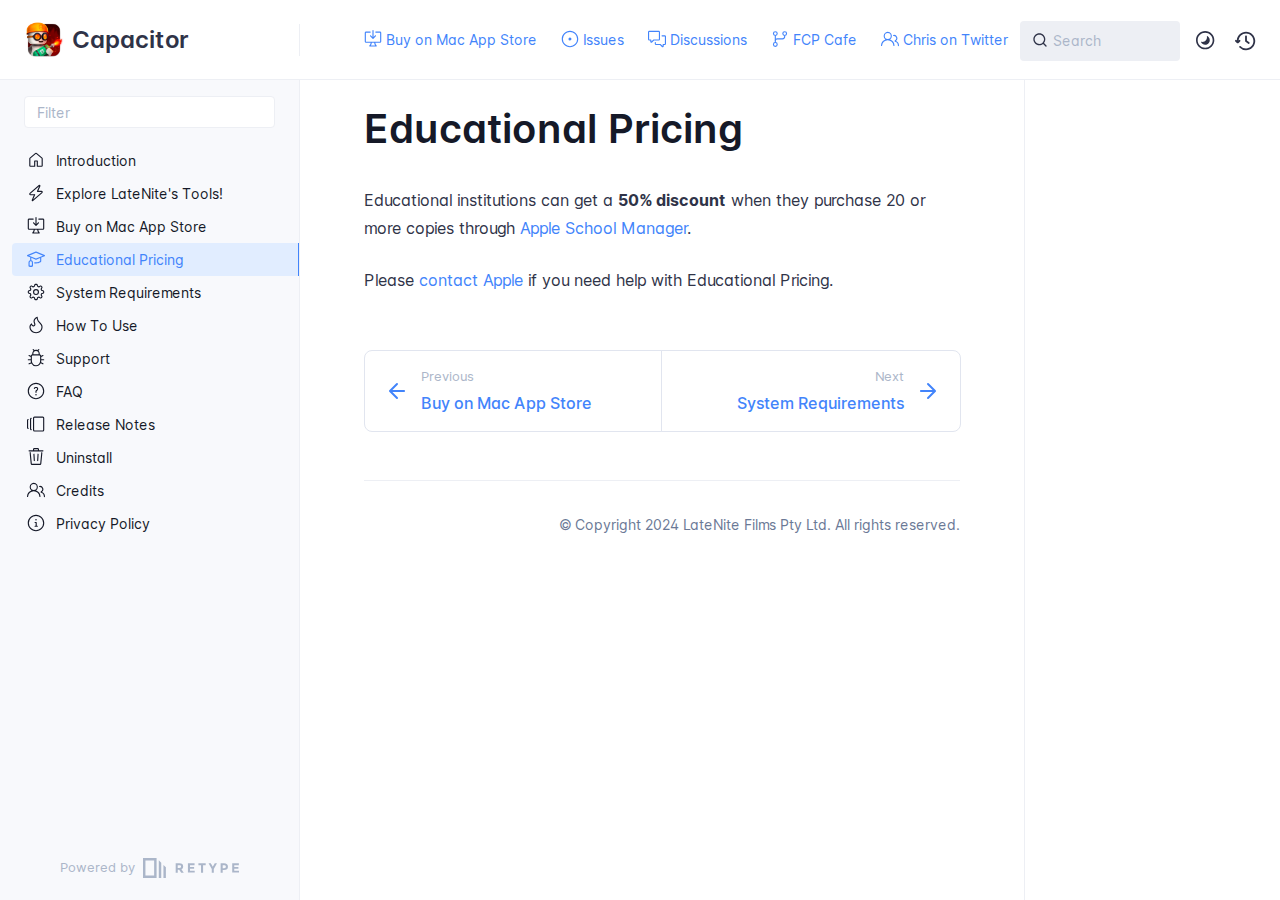
<file: educational/index.html>
<!DOCTYPE html>
<html lang="en" class="h-full">
<head>
    <meta charset="UTF-8">
    <meta name="viewport" content="width=device-width,initial-scale=1">
    <meta name="turbo-cache-control" content="no-cache" data-turbo-track="reload" data-track-token="3.6.0.785203519518">

    <!-- See retype.com -->
    <meta name="generator" content="Retype 3.6.0">

    <!-- Primary Meta Tags -->
    <title>Educational Pricing</title>
    <meta name="title" content="Educational Pricing">
    <meta name="description" content="Educational institutions can get a 50% discount when they purchase 20 or more copies through Apple School Manager">

    <!-- Canonical -->
    <link rel="canonical" href="https://capacitor.pro/educational/">

    <!-- Open Graph / Facebook -->
    <meta property="og:type" content="website">
    <meta property="og:url" content="https://capacitor.pro/educational/">
    <meta property="og:title" content="Educational Pricing">
    <meta property="og:description" content="Educational institutions can get a 50% discount when they purchase 20 or more copies through Apple School Manager">

    <!-- Twitter -->
    <meta property="twitter:card" content="summary_large_image">
    <meta property="twitter:url" content="https://capacitor.pro/educational/">
    <meta property="twitter:title" content="Educational Pricing">
    <meta property="twitter:description" content="Educational institutions can get a 50% discount when they purchase 20 or more copies through Apple School Manager">

    <script data-cfasync="false">(function () { var el = document.documentElement, m = localStorage.getItem("doc_theme"), wm = window.matchMedia; if (m === "dark" || (!m && wm && wm("(prefers-color-scheme: dark)").matches)) { el.classList.add("dark") } else { el.classList.remove("dark") } })();</script>

    <link href="../resources/css/retype.css?v=3.6.0.785203519518" rel="stylesheet">

    <script data-cfasync="false" src="../resources/js/config.js?v=3.6.0.785203519518" data-turbo-eval="false" defer></script>
    <script data-cfasync="false" src="../resources/js/retype.js?v=3.6.0" data-turbo-eval="false" defer></script>
    <script id="lunr-js" data-cfasync="false" src="../resources/js/lunr.js?v=3.6.0.785203519518" data-turbo-eval="false" defer></script>
</head>
<body>
    <div id="docs-app" class="relative text-base antialiased text-gray-700 bg-white font-body dark:bg-dark-850 dark:text-dark-300">
        <div class="absolute bottom-0 left-0 bg-gray-100 dark:bg-dark-800" style="top: 5rem; right: 50%"></div>
    
        <header id="docs-site-header" class="sticky top-0 z-30 flex w-full h-16 bg-white border-b border-gray-200 md:h-20 dark:bg-dark-850 dark:border-dark-650">
            <div class="container relative flex items-center justify-between pr-6 grow md:justify-start">
                <!-- Mobile menu button skeleton -->
                <button v-cloak class="skeleton docs-mobile-menu-button flex items-center justify-center shrink-0 overflow-hidden dark:text-white focus:outline-none rounded-full w-10 h-10 ml-3.5 md:hidden"><svg xmlns="http://www.w3.org/2000/svg" class="mb-px shrink-0" width="24" height="24" viewBox="0 0 24 24" role="presentation" style="margin-bottom: 0px;"><g fill="currentColor"><path d="M2 4h20v2H2zM2 11h20v2H2zM2 18h20v2H2z"></path></g></svg></button>
                <div v-cloak id="docs-sidebar-toggle"></div>
        
                <!-- Logo -->
                <div class="flex items-center justify-between h-full py-2 md:w-75">
                    <div class="flex items-center px-2 md:px-6">
                        <a id="docs-site-logo" href="../" class="flex items-center leading-snug text-2xl">
                            <span class="w-10 mr-2 grow-0 shrink-0 overflow-hidden">
                                <img class="max-h-10 dark:hidden md:inline-block" src="../static/logo.png">
                                <img class="max-h-10 hidden dark:inline-block" src="../static/logo.png">
                            </span>
                            <span class="dark:text-white font-semibold line-clamp-1 md:line-clamp-2">Capacitor</span>
                        </a>
                    </div>
        
                    <span class="hidden h-8 border-r md:inline-block dark:border-dark-650"></span>
                </div>
        
                <div class="flex justify-between md:grow">
                    <!-- Top Nav -->
                    <nav class="hidden md:flex">
                        <ul class="flex flex-col mb-4 md:pl-16 md:mb-0 md:flex-row md:items-center">
                            <li class="mr-6">
                                <a class="py-2 md:mb-0 inline-flex items-center text-sm whitespace-nowrap transition-colors duration-200 ease-linear md:text-blue-500 dark:text-blue-400 hover:text-blue-800 dark:hover:text-blue-200" href="../buy/">
                                    <svg xmlns="http://www.w3.org/2000/svg" class="mb-px mr-1" width="18" height="18" viewBox="0 0 24 24" role="presentation">
                                        <g fill="currentColor">
                                            <path d="M11.25 9.331V.75a.75.75 0 0 1 1.5 0v8.58l1.949-2.11A.75.75 0 1 1 15.8 8.237l-3.25 3.52a.75.75 0 0 1-1.102 0l-3.25-3.52A.75.75 0 1 1 9.3 7.22l1.949 2.111Z"/><path d="M2.5 3.75v11.5c0 .138.112.25.25.25h18.5a.25.25 0 0 0 .25-.25V3.75a.25.25 0 0 0-.25-.25h-5.5a.75.75 0 0 1 0-1.5h5.5c.966 0 1.75.784 1.75 1.75v11.5A1.75 1.75 0 0 1 21.25 17h-6.204c.171 1.375.805 2.652 1.769 3.757A.752.752 0 0 1 16.25 22h-8.5a.75.75 0 0 1-.566-1.243c.965-1.105 1.599-2.382 1.77-3.757H2.75A1.75 1.75 0 0 1 1 15.25V3.75C1 2.784 1.784 2 2.75 2h5.5a.75.75 0 0 1 0 1.5h-5.5a.25.25 0 0 0-.25.25ZM10.463 17c-.126 1.266-.564 2.445-1.223 3.5h5.52c-.66-1.055-1.098-2.234-1.223-3.5Z"/>
                                        </g>
                                    </svg>
                                    <span>Buy on Mac App Store</span>
                                </a>
                            </li>
                            <li class="mr-6">
                                <a class="py-2 md:mb-0 inline-flex items-center text-sm whitespace-nowrap transition-colors duration-200 ease-linear md:text-blue-500 dark:text-blue-400 hover:text-blue-800 dark:hover:text-blue-200" href="https://github.com/latenitefilms/capacitor/issues" target="_blank">
                                    <svg xmlns="http://www.w3.org/2000/svg" class="mb-px mr-1" width="18" height="18" viewBox="0 0 24 24" role="presentation">
                                        <g fill="currentColor">
                                            <path d="M12 1c6.075 0 11 4.925 11 11s-4.925 11-11 11S1 18.075 1 12 5.925 1 12 1ZM2.5 12a9.5 9.5 0 0 0 9.5 9.5 9.5 9.5 0 0 0 9.5-9.5A9.5 9.5 0 0 0 12 2.5 9.5 9.5 0 0 0 2.5 12Zm9.5 2a2 2 0 1 1-.001-3.999A2 2 0 0 1 12 14Z"/>
                                        </g>
                                    </svg>
                                    <span>Issues</span>
                                </a>
                            </li>
                            <li class="mr-6">
                                <a class="py-2 md:mb-0 inline-flex items-center text-sm whitespace-nowrap transition-colors duration-200 ease-linear md:text-blue-500 dark:text-blue-400 hover:text-blue-800 dark:hover:text-blue-200" href="https://github.com/latenitefilms/capacitor/discussions" target="_blank">
                                    <svg xmlns="http://www.w3.org/2000/svg" class="mb-px mr-1" width="18" height="18" viewBox="0 0 24 24" role="presentation">
                                        <g fill="currentColor">
                                            <path d="M1.75 1h12.5c.966 0 1.75.784 1.75 1.75v9.5A1.75 1.75 0 0 1 14.25 14H8.061l-2.574 2.573A1.458 1.458 0 0 1 3 15.543V14H1.75A1.75 1.75 0 0 1 0 12.25v-9.5C0 1.784.784 1 1.75 1ZM1.5 2.75v9.5c0 .138.112.25.25.25h2a.75.75 0 0 1 .75.75v2.19l2.72-2.72a.749.749 0 0 1 .53-.22h6.5a.25.25 0 0 0 .25-.25v-9.5a.25.25 0 0 0-.25-.25H1.75a.25.25 0 0 0-.25.25Z"/><path d="M22.5 8.75a.25.25 0 0 0-.25-.25h-3.5a.75.75 0 0 1 0-1.5h3.5c.966 0 1.75.784 1.75 1.75v9.5A1.75 1.75 0 0 1 22.25 20H21v1.543a1.457 1.457 0 0 1-2.487 1.03L15.939 20H10.75A1.75 1.75 0 0 1 9 18.25v-1.465a.75.75 0 0 1 1.5 0v1.465c0 .138.112.25.25.25h5.5a.75.75 0 0 1 .53.22l2.72 2.72v-2.19a.75.75 0 0 1 .75-.75h2a.25.25 0 0 0 .25-.25v-9.5Z"/>
                                        </g>
                                    </svg>
                                    <span>Discussions</span>
                                </a>
                            </li>
                            <li class="mr-6">
                                <a class="py-2 md:mb-0 inline-flex items-center text-sm whitespace-nowrap transition-colors duration-200 ease-linear md:text-blue-500 dark:text-blue-400 hover:text-blue-800 dark:hover:text-blue-200" href="https://fcp.cafe" target="_blank">
                                    <svg xmlns="http://www.w3.org/2000/svg" class="mb-px mr-1" width="18" height="18" viewBox="0 0 24 24" role="presentation">
                                        <g fill="currentColor">
                                            <path d="M15 4.75a3.25 3.25 0 1 1 6.5 0 3.25 3.25 0 0 1-6.5 0ZM2.5 19.25a3.25 3.25 0 1 1 6.5 0 3.25 3.25 0 0 1-6.5 0Zm0-14.5a3.25 3.25 0 1 1 6.5 0 3.25 3.25 0 0 1-6.5 0ZM5.75 6.5a1.75 1.75 0 1 0-.001-3.501A1.75 1.75 0 0 0 5.75 6.5Zm0 14.5a1.75 1.75 0 1 0-.001-3.501A1.75 1.75 0 0 0 5.75 21Zm12.5-14.5a1.75 1.75 0 1 0-.001-3.501A1.75 1.75 0 0 0 18.25 6.5Z"/><path d="M5.75 16.75A.75.75 0 0 1 5 16V8a.75.75 0 0 1 1.5 0v8a.75.75 0 0 1-.75.75Z"/><path d="M17.5 8.75v-1H19v1a3.75 3.75 0 0 1-3.75 3.75h-7a1.75 1.75 0 0 0-1.75 1.75H5A3.25 3.25 0 0 1 8.25 11h7a2.25 2.25 0 0 0 2.25-2.25Z"/>
                                        </g>
                                    </svg>
                                    <span>FCP Cafe</span>
                                </a>
                            </li>
                            <li class="mr-6">
                                <a class="py-2 md:mb-0 inline-flex items-center text-sm whitespace-nowrap transition-colors duration-200 ease-linear md:text-blue-500 dark:text-blue-400 hover:text-blue-800 dark:hover:text-blue-200" href="https://twitter.com/chrisatlatenite" target="_blank">
                                    <svg xmlns="http://www.w3.org/2000/svg" class="mb-px mr-1" width="18" height="18" viewBox="0 0 24 24" role="presentation">
                                        <g fill="currentColor">
                                            <path d="M3.5 8a5.5 5.5 0 1 1 8.596 4.547 9.005 9.005 0 0 1 5.9 8.18.751.751 0 0 1-1.5.045 7.5 7.5 0 0 0-14.993 0 .75.75 0 0 1-1.499-.044 9.005 9.005 0 0 1 5.9-8.181A5.496 5.496 0 0 1 3.5 8ZM9 4a4 4 0 1 0 0 8 4 4 0 0 0 0-8Zm8.29 4c-.148 0-.292.01-.434.03a.75.75 0 1 1-.212-1.484 4.53 4.53 0 0 1 3.38 8.097 6.69 6.69 0 0 1 3.956 6.107.75.75 0 0 1-1.5 0 5.193 5.193 0 0 0-3.696-4.972l-.534-.16v-1.676l.41-.209A3.03 3.03 0 0 0 17.29 8Z"/>
                                        </g>
                                    </svg>
                                    <span>Chris on Twitter</span>
                                </a>
                            </li>
                            <li class="mr-6">
                                <a class="py-2 md:mb-0 inline-flex items-center text-sm whitespace-nowrap transition-colors duration-200 ease-linear md:text-blue-500 dark:text-blue-400 hover:text-blue-800 dark:hover:text-blue-200" href="https://latenitefilms.com" target="_blank">
                                    <svg xmlns="http://www.w3.org/2000/svg" class="mb-px mr-1" width="18" height="18" viewBox="0 0 24 24" role="presentation">
                                        <g fill="currentColor">
                                            <path d="M12 2.5c-3.81 0-6.5 2.743-6.5 6.119 0 1.536.632 2.572 1.425 3.56.172.215.347.422.527.635l.096.112c.21.25.427.508.63.774.404.531.783 1.128.995 1.834a.75.75 0 0 1-1.436.432c-.138-.46-.397-.89-.753-1.357a18.111 18.111 0 0 0-.582-.714l-.092-.11c-.18-.212-.37-.436-.555-.667C4.87 12.016 4 10.651 4 8.618 4 4.363 7.415 1 12 1s8 3.362 8 7.619c0 2.032-.87 3.397-1.755 4.5-.185.23-.375.454-.555.667l-.092.109c-.21.248-.405.481-.582.714-.356.467-.615.898-.753 1.357a.751.751 0 0 1-1.437-.432c.213-.706.592-1.303.997-1.834.202-.266.419-.524.63-.774l.095-.112c.18-.213.355-.42.527-.634.793-.99 1.425-2.025 1.425-3.561C18.5 5.243 15.81 2.5 12 2.5ZM8.75 18h6.5a.75.75 0 0 1 0 1.5h-6.5a.75.75 0 0 1 0-1.5Zm.75 3.75a.75.75 0 0 1 .75-.75h3.5a.75.75 0 0 1 0 1.5h-3.5a.75.75 0 0 1-.75-.75Z"/>
                                        </g>
                                    </svg>
                                    <span>LateNite</span>
                                </a>
                            </li>
        
                        </ul>
                    </nav>
        
                    <!-- Header Right Skeleton -->
                    <div v-cloak class="flex justify-end grow skeleton">
        
                        <!-- Search input mock -->
                        <div class="relative hidden w-40 lg:block lg:max-w-sm lg:ml-auto">
                            <div class="absolute flex items-center justify-center h-full pl-3 dark:text-dark-300">
                                <svg xmlns="http://www.w3.org/2000/svg" class="icon-base" width="16" height="16" viewBox="0 0 24 24" aria-labelledby="icon" role="presentation" style="margin-bottom: 1px;"><g fill="currentColor" ><path d="M21.71 20.29l-3.68-3.68A8.963 8.963 0 0020 11c0-4.96-4.04-9-9-9s-9 4.04-9 9 4.04 9 9 9c2.12 0 4.07-.74 5.61-1.97l3.68 3.68c.2.19.45.29.71.29s.51-.1.71-.29c.39-.39.39-1.03 0-1.42zM4 11c0-3.86 3.14-7 7-7s7 3.14 7 7c0 1.92-.78 3.66-2.04 4.93-.01.01-.02.01-.02.01-.01.01-.01.01-.01.02A6.98 6.98 0 0111 18c-3.86 0-7-3.14-7-7z" ></path></g></svg>
                            </div>
                            <input class="w-full h-10 placeholder-gray-400 transition-colors duration-200 ease-in bg-gray-200 border border-transparent rounded md:text-sm hover:bg-white hover:border-gray-300 focus:outline-none focus:bg-white focus:border-gray-500 dark:bg-dark-600 dark:border-dark-600 dark:placeholder-dark-400" style="padding: 0.625rem 0.75rem 0.625rem 2rem" type="text" placeholder="Search">
                        </div>
        
                        <!-- Mobile search button -->
                        <div class="flex items-center justify-center w-10 h-10 lg:hidden">
                            <svg xmlns="http://www.w3.org/2000/svg" class="shrink-0 icon-base" width="20" height="20" viewBox="0 0 24 24" aria-labelledby="icon" role="presentation" style="margin-bottom: 0px;"><g fill="currentColor" ><path d="M21.71 20.29l-3.68-3.68A8.963 8.963 0 0020 11c0-4.96-4.04-9-9-9s-9 4.04-9 9 4.04 9 9 9c2.12 0 4.07-.74 5.61-1.97l3.68 3.68c.2.19.45.29.71.29s.51-.1.71-.29c.39-.39.39-1.03 0-1.42zM4 11c0-3.86 3.14-7 7-7s7 3.14 7 7c0 1.92-.78 3.66-2.04 4.93-.01.01-.02.01-.02.01-.01.01-.01.01-.01.02A6.98 6.98 0 0111 18c-3.86 0-7-3.14-7-7z" ></path></g></svg>
                        </div>
        
                        <!-- Dark mode switch placeholder -->
                        <div class="w-10 h-10 lg:ml-2"></div>
        
                        <!-- History button -->
                        <div class="flex items-center justify-center w-10 h-10" style="margin-right: -0.625rem;">
                            <svg xmlns="http://www.w3.org/2000/svg" class="shrink-0 icon-base" width="22" height="22" viewBox="0 0 24 24" aria-labelledby="icon" role="presentation" style="margin-bottom: 0px;"><g fill="currentColor" ><g ><path d="M12.01 6.01c-.55 0-1 .45-1 1V12a1 1 0 00.4.8l3 2.22a.985.985 0 001.39-.2.996.996 0 00-.21-1.4l-2.6-1.92V7.01c.02-.55-.43-1-.98-1z"></path><path d="M12.01 1.91c-5.33 0-9.69 4.16-10.05 9.4l-.29-.26a.997.997 0 10-1.34 1.48l1.97 1.79c.19.17.43.26.67.26s.48-.09.67-.26l1.97-1.79a.997.997 0 10-1.34-1.48l-.31.28c.34-4.14 3.82-7.41 8.05-7.41 4.46 0 8.08 3.63 8.08 8.09s-3.63 8.08-8.08 8.08c-2.18 0-4.22-.85-5.75-2.4a.996.996 0 10-1.42 1.4 10.02 10.02 0 007.17 2.99c5.56 0 10.08-4.52 10.08-10.08.01-5.56-4.52-10.09-10.08-10.09z"></path></g></g></svg>
                        </div>
                    </div>
        
                    <div v-cloak class="flex justify-end grow">
                        <div id="docs-mobile-search-button"></div>
                        <doc-search-desktop></doc-search-desktop>
        
                        <doc-theme-switch class="lg:ml-2"></doc-theme-switch>
                        <doc-history></doc-history>
                    </div>
                </div>
            </div>
        </header>
    
        <div class="container relative flex bg-white">
            <!-- Sidebar Skeleton -->
            <div v-cloak class="fixed flex flex-col shrink-0 duration-300 ease-in-out bg-gray-100 border-gray-200 sidebar top-20 w-75 border-r h-screen md:sticky transition-transform skeleton dark:bg-dark-800 dark:border-dark-650">
            
                <!-- Render this div, if config.showSidebarFilter is `true` -->
                <div class="flex items-center h-16 px-6">
                    <input class="w-full h-8 px-3 py-2 transition-colors duration-200 ease-linear bg-white border border-gray-200 rounded shadow-none text-sm focus:outline-none focus:border-gray-600 dark:bg-dark-600 dark:border-dark-600" type="text" placeholder="Filter">
                </div>
            
                <div class="pl-6 mt-1 mb-4">
                    <div class="w-32 h-3 mb-4 bg-gray-200 rounded-full loading dark:bg-dark-600"></div>
                    <div class="w-48 h-3 mb-4 bg-gray-200 rounded-full loading dark:bg-dark-600"></div>
                    <div class="w-40 h-3 mb-4 bg-gray-200 rounded-full loading dark:bg-dark-600"></div>
                    <div class="w-32 h-3 mb-4 bg-gray-200 rounded-full loading dark:bg-dark-600"></div>
                    <div class="w-48 h-3 mb-4 bg-gray-200 rounded-full loading dark:bg-dark-600"></div>
                    <div class="w-40 h-3 mb-4 bg-gray-200 rounded-full loading dark:bg-dark-600"></div>
                </div>
            
                <div class="shrink-0 mt-auto bg-transparent dark:border-dark-650">
                    <a class="flex items-center justify-center flex-nowrap h-16 text-gray-400 dark:text-dark-400 hover:text-gray-700 dark:hover:text-dark-300 transition-colors duration-150 ease-in docs-powered-by" target="_blank" href="https://retype.com/" rel="noopener">
                        <span class="text-xs whitespace-nowrap">Powered by</span>
                        <svg xmlns="http://www.w3.org/2000/svg" class="ml-2" fill="currentColor" width="96" height="20" overflow="visible"><path d="M0 0v20h13.59V0H0zm11.15 17.54H2.44V2.46h8.71v15.08zM15.8 20h2.44V4.67L15.8 2.22zM20.45 6.89V20h2.44V9.34z"/><g><path d="M40.16 8.44c0 1.49-.59 2.45-1.75 2.88l2.34 3.32h-2.53l-2.04-2.96h-1.43v2.96h-2.06V5.36h3.5c1.43 0 2.46.24 3.07.73s.9 1.27.9 2.35zm-2.48 1.1c.26-.23.38-.59.38-1.09 0-.5-.13-.84-.4-1.03s-.73-.28-1.39-.28h-1.54v2.75h1.5c.72 0 1.2-.12 1.45-.35zM51.56 5.36V7.2h-4.59v1.91h4.13v1.76h-4.13v1.92h4.74v1.83h-6.79V5.36h6.64zM60.09 7.15v7.48h-2.06V7.15h-2.61V5.36h7.28v1.79h-2.61zM70.81 14.64h-2.06v-3.66l-3.19-5.61h2.23l1.99 3.45 1.99-3.45H74l-3.19 5.61v3.66zM83.99 6.19c.65.55.97 1.4.97 2.55s-.33 1.98-1 2.51-1.68.8-3.04.8h-1.23v2.59h-2.06V5.36h3.26c1.42 0 2.45.28 3.1.83zm-1.51 3.65c.25-.28.37-.69.37-1.22s-.16-.92-.48-1.14c-.32-.23-.82-.34-1.5-.34H79.7v3.12h1.38c.68 0 1.15-.14 1.4-.42zM95.85 5.36V7.2h-4.59v1.91h4.13v1.76h-4.13v1.92H96v1.83h-6.79V5.36h6.64z"/></g></svg>
                    </a>
                </div>
            </div>
            
            <!-- Sidebar component -->
            <doc-sidebar v-cloak>
                <template #sidebar-footer>
                    <div class="shrink-0 mt-auto border-t md:bg-transparent md:border-none dark:border-dark-650">
            
                        <div class="py-3 px-6 md:hidden border-b dark:border-dark-650">
                            <nav>
                                <ul class="flex flex-wrap justify-center items-center">
                                    <li class="mr-6">
                                        <a class="block py-1 inline-flex items-center text-sm whitespace-nowrap transition-colors duration-200 ease-linear md:text-blue-500 dark:text-blue-400 hover:text-blue-800 dark:hover:text-blue-200" href="../buy/">
                                            <svg xmlns="http://www.w3.org/2000/svg" class="mb-px mr-1" width="18" height="18" viewBox="0 0 24 24" role="presentation">
                                                <g fill="currentColor">
                                                    <path d="M11.25 9.331V.75a.75.75 0 0 1 1.5 0v8.58l1.949-2.11A.75.75 0 1 1 15.8 8.237l-3.25 3.52a.75.75 0 0 1-1.102 0l-3.25-3.52A.75.75 0 1 1 9.3 7.22l1.949 2.111Z"/><path d="M2.5 3.75v11.5c0 .138.112.25.25.25h18.5a.25.25 0 0 0 .25-.25V3.75a.25.25 0 0 0-.25-.25h-5.5a.75.75 0 0 1 0-1.5h5.5c.966 0 1.75.784 1.75 1.75v11.5A1.75 1.75 0 0 1 21.25 17h-6.204c.171 1.375.805 2.652 1.769 3.757A.752.752 0 0 1 16.25 22h-8.5a.75.75 0 0 1-.566-1.243c.965-1.105 1.599-2.382 1.77-3.757H2.75A1.75 1.75 0 0 1 1 15.25V3.75C1 2.784 1.784 2 2.75 2h5.5a.75.75 0 0 1 0 1.5h-5.5a.25.25 0 0 0-.25.25ZM10.463 17c-.126 1.266-.564 2.445-1.223 3.5h5.52c-.66-1.055-1.098-2.234-1.223-3.5Z"/>
                                                </g>
                                            </svg>
                                            <span>Buy on Mac App Store</span>
                                        </a>
                                    </li>
                                    <li class="mr-6">
                                        <a class="block py-1 inline-flex items-center text-sm whitespace-nowrap transition-colors duration-200 ease-linear md:text-blue-500 dark:text-blue-400 hover:text-blue-800 dark:hover:text-blue-200" href="https://github.com/latenitefilms/capacitor/issues" target="_blank">
                                            <svg xmlns="http://www.w3.org/2000/svg" class="mb-px mr-1" width="18" height="18" viewBox="0 0 24 24" role="presentation">
                                                <g fill="currentColor">
                                                    <path d="M12 1c6.075 0 11 4.925 11 11s-4.925 11-11 11S1 18.075 1 12 5.925 1 12 1ZM2.5 12a9.5 9.5 0 0 0 9.5 9.5 9.5 9.5 0 0 0 9.5-9.5A9.5 9.5 0 0 0 12 2.5 9.5 9.5 0 0 0 2.5 12Zm9.5 2a2 2 0 1 1-.001-3.999A2 2 0 0 1 12 14Z"/>
                                                </g>
                                            </svg>
                                            <span>Issues</span>
                                        </a>
                                    </li>
                                    <li class="mr-6">
                                        <a class="block py-1 inline-flex items-center text-sm whitespace-nowrap transition-colors duration-200 ease-linear md:text-blue-500 dark:text-blue-400 hover:text-blue-800 dark:hover:text-blue-200" href="https://github.com/latenitefilms/capacitor/discussions" target="_blank">
                                            <svg xmlns="http://www.w3.org/2000/svg" class="mb-px mr-1" width="18" height="18" viewBox="0 0 24 24" role="presentation">
                                                <g fill="currentColor">
                                                    <path d="M1.75 1h12.5c.966 0 1.75.784 1.75 1.75v9.5A1.75 1.75 0 0 1 14.25 14H8.061l-2.574 2.573A1.458 1.458 0 0 1 3 15.543V14H1.75A1.75 1.75 0 0 1 0 12.25v-9.5C0 1.784.784 1 1.75 1ZM1.5 2.75v9.5c0 .138.112.25.25.25h2a.75.75 0 0 1 .75.75v2.19l2.72-2.72a.749.749 0 0 1 .53-.22h6.5a.25.25 0 0 0 .25-.25v-9.5a.25.25 0 0 0-.25-.25H1.75a.25.25 0 0 0-.25.25Z"/><path d="M22.5 8.75a.25.25 0 0 0-.25-.25h-3.5a.75.75 0 0 1 0-1.5h3.5c.966 0 1.75.784 1.75 1.75v9.5A1.75 1.75 0 0 1 22.25 20H21v1.543a1.457 1.457 0 0 1-2.487 1.03L15.939 20H10.75A1.75 1.75 0 0 1 9 18.25v-1.465a.75.75 0 0 1 1.5 0v1.465c0 .138.112.25.25.25h5.5a.75.75 0 0 1 .53.22l2.72 2.72v-2.19a.75.75 0 0 1 .75-.75h2a.25.25 0 0 0 .25-.25v-9.5Z"/>
                                                </g>
                                            </svg>
                                            <span>Discussions</span>
                                        </a>
                                    </li>
                                    <li class="mr-6">
                                        <a class="block py-1 inline-flex items-center text-sm whitespace-nowrap transition-colors duration-200 ease-linear md:text-blue-500 dark:text-blue-400 hover:text-blue-800 dark:hover:text-blue-200" href="https://fcp.cafe" target="_blank">
                                            <svg xmlns="http://www.w3.org/2000/svg" class="mb-px mr-1" width="18" height="18" viewBox="0 0 24 24" role="presentation">
                                                <g fill="currentColor">
                                                    <path d="M15 4.75a3.25 3.25 0 1 1 6.5 0 3.25 3.25 0 0 1-6.5 0ZM2.5 19.25a3.25 3.25 0 1 1 6.5 0 3.25 3.25 0 0 1-6.5 0Zm0-14.5a3.25 3.25 0 1 1 6.5 0 3.25 3.25 0 0 1-6.5 0ZM5.75 6.5a1.75 1.75 0 1 0-.001-3.501A1.75 1.75 0 0 0 5.75 6.5Zm0 14.5a1.75 1.75 0 1 0-.001-3.501A1.75 1.75 0 0 0 5.75 21Zm12.5-14.5a1.75 1.75 0 1 0-.001-3.501A1.75 1.75 0 0 0 18.25 6.5Z"/><path d="M5.75 16.75A.75.75 0 0 1 5 16V8a.75.75 0 0 1 1.5 0v8a.75.75 0 0 1-.75.75Z"/><path d="M17.5 8.75v-1H19v1a3.75 3.75 0 0 1-3.75 3.75h-7a1.75 1.75 0 0 0-1.75 1.75H5A3.25 3.25 0 0 1 8.25 11h7a2.25 2.25 0 0 0 2.25-2.25Z"/>
                                                </g>
                                            </svg>
                                            <span>FCP Cafe</span>
                                        </a>
                                    </li>
                                    <li class="mr-6">
                                        <a class="block py-1 inline-flex items-center text-sm whitespace-nowrap transition-colors duration-200 ease-linear md:text-blue-500 dark:text-blue-400 hover:text-blue-800 dark:hover:text-blue-200" href="https://twitter.com/chrisatlatenite" target="_blank">
                                            <svg xmlns="http://www.w3.org/2000/svg" class="mb-px mr-1" width="18" height="18" viewBox="0 0 24 24" role="presentation">
                                                <g fill="currentColor">
                                                    <path d="M3.5 8a5.5 5.5 0 1 1 8.596 4.547 9.005 9.005 0 0 1 5.9 8.18.751.751 0 0 1-1.5.045 7.5 7.5 0 0 0-14.993 0 .75.75 0 0 1-1.499-.044 9.005 9.005 0 0 1 5.9-8.181A5.496 5.496 0 0 1 3.5 8ZM9 4a4 4 0 1 0 0 8 4 4 0 0 0 0-8Zm8.29 4c-.148 0-.292.01-.434.03a.75.75 0 1 1-.212-1.484 4.53 4.53 0 0 1 3.38 8.097 6.69 6.69 0 0 1 3.956 6.107.75.75 0 0 1-1.5 0 5.193 5.193 0 0 0-3.696-4.972l-.534-.16v-1.676l.41-.209A3.03 3.03 0 0 0 17.29 8Z"/>
                                                </g>
                                            </svg>
                                            <span>Chris on Twitter</span>
                                        </a>
                                    </li>
                                    <li class="mr-6">
                                        <a class="block py-1 inline-flex items-center text-sm whitespace-nowrap transition-colors duration-200 ease-linear md:text-blue-500 dark:text-blue-400 hover:text-blue-800 dark:hover:text-blue-200" href="https://latenitefilms.com" target="_blank">
                                            <svg xmlns="http://www.w3.org/2000/svg" class="mb-px mr-1" width="18" height="18" viewBox="0 0 24 24" role="presentation">
                                                <g fill="currentColor">
                                                    <path d="M12 2.5c-3.81 0-6.5 2.743-6.5 6.119 0 1.536.632 2.572 1.425 3.56.172.215.347.422.527.635l.096.112c.21.25.427.508.63.774.404.531.783 1.128.995 1.834a.75.75 0 0 1-1.436.432c-.138-.46-.397-.89-.753-1.357a18.111 18.111 0 0 0-.582-.714l-.092-.11c-.18-.212-.37-.436-.555-.667C4.87 12.016 4 10.651 4 8.618 4 4.363 7.415 1 12 1s8 3.362 8 7.619c0 2.032-.87 3.397-1.755 4.5-.185.23-.375.454-.555.667l-.092.109c-.21.248-.405.481-.582.714-.356.467-.615.898-.753 1.357a.751.751 0 0 1-1.437-.432c.213-.706.592-1.303.997-1.834.202-.266.419-.524.63-.774l.095-.112c.18-.213.355-.42.527-.634.793-.99 1.425-2.025 1.425-3.561C18.5 5.243 15.81 2.5 12 2.5ZM8.75 18h6.5a.75.75 0 0 1 0 1.5h-6.5a.75.75 0 0 1 0-1.5Zm.75 3.75a.75.75 0 0 1 .75-.75h3.5a.75.75 0 0 1 0 1.5h-3.5a.75.75 0 0 1-.75-.75Z"/>
                                                </g>
                                            </svg>
                                            <span>LateNite</span>
                                        </a>
                                    </li>
            
                                </ul>
                            </nav>
                        </div>
            
                        <a class="flex items-center justify-center flex-nowrap h-16 text-gray-400 dark:text-dark-400 hover:text-gray-700 dark:hover:text-dark-300 transition-colors duration-150 ease-in docs-powered-by" target="_blank" href="https://retype.com/" rel="noopener">
                            <span class="text-xs whitespace-nowrap">Powered by</span>
                            <svg xmlns="http://www.w3.org/2000/svg" class="ml-2" fill="currentColor" width="96" height="20" overflow="visible"><path d="M0 0v20h13.59V0H0zm11.15 17.54H2.44V2.46h8.71v15.08zM15.8 20h2.44V4.67L15.8 2.22zM20.45 6.89V20h2.44V9.34z"/><g><path d="M40.16 8.44c0 1.49-.59 2.45-1.75 2.88l2.34 3.32h-2.53l-2.04-2.96h-1.43v2.96h-2.06V5.36h3.5c1.43 0 2.46.24 3.07.73s.9 1.27.9 2.35zm-2.48 1.1c.26-.23.38-.59.38-1.09 0-.5-.13-.84-.4-1.03s-.73-.28-1.39-.28h-1.54v2.75h1.5c.72 0 1.2-.12 1.45-.35zM51.56 5.36V7.2h-4.59v1.91h4.13v1.76h-4.13v1.92h4.74v1.83h-6.79V5.36h6.64zM60.09 7.15v7.48h-2.06V7.15h-2.61V5.36h7.28v1.79h-2.61zM70.81 14.64h-2.06v-3.66l-3.19-5.61h2.23l1.99 3.45 1.99-3.45H74l-3.19 5.61v3.66zM83.99 6.19c.65.55.97 1.4.97 2.55s-.33 1.98-1 2.51-1.68.8-3.04.8h-1.23v2.59h-2.06V5.36h3.26c1.42 0 2.45.28 3.1.83zm-1.51 3.65c.25-.28.37-.69.37-1.22s-.16-.92-.48-1.14c-.32-.23-.82-.34-1.5-.34H79.7v3.12h1.38c.68 0 1.15-.14 1.4-.42zM95.85 5.36V7.2h-4.59v1.91h4.13v1.76h-4.13v1.92H96v1.83h-6.79V5.36h6.64z"/></g></svg>
                        </a>
                    </div>
                </template>
            </doc-sidebar>
    
            <div class="grow min-w-0 dark:bg-dark-850">
                <!-- Render "toolbar" template here on api pages --><!-- Render page content -->
                <div class="flex">
                    <div class="min-w-0 p-4 grow md:px-16">
                        <main class="relative pb-12 lg:pt-2">
                            <div class="docs-markdown" id="docs-content">
                                <!-- Rendered if sidebar right is enabled -->
                                <div id="docs-sidebar-right-toggle"></div>
                                <!-- Page content  -->
<doc-anchor-target id="educational-pricing" class="break-words">
    <h1>
        <doc-anchor-trigger class="header-anchor-trigger" to="#educational-pricing">#</doc-anchor-trigger>
        <span>Educational Pricing</span>
    </h1>
</doc-anchor-target>
<p>Educational institutions can get a <strong>50% discount</strong> when they purchase 20 or more copies through <a href="https://support.apple.com/en-au/guide/apple-school-manager/welcome/web">Apple School Manager</a>.</p>
<p>Please <a href="https://support.apple.com/contact">contact Apple</a> if you need help with Educational Pricing.</p>

                                
                                <!-- Required only on API pages -->
                                <doc-toolbar-member-filter-no-results></doc-toolbar-member-filter-no-results>
                            </div>
                            <footer class="clear-both">
                            
                                <nav class="flex mt-14">
                                    <div class="w-1/2">
                                        <a class="px-5 py-4 h-full flex items-center break-normal font-medium text-blue-500 dark:text-blue-400 border border-gray-300 hover:border-gray-400 dark:border-dark-650 dark:hover:border-dark-450 rounded-l-lg transition-colors duration-150 relative hover:z-5" href="../buy/">
                                            <svg xmlns="http://www.w3.org/2000/svg" class="mr-3" width="24" height="24" viewBox="0 0 24 24" fill="currentColor" overflow="visible"><path d="M19 11H7.41l5.29-5.29a.996.996 0 10-1.41-1.41l-7 7a1 1 0 000 1.42l7 7a1.024 1.024 0 001.42-.01.996.996 0 000-1.41L7.41 13H19c.55 0 1-.45 1-1s-.45-1-1-1z" /><path fill="none" d="M0 0h24v24H0z" /></svg>
                                            <span>
                                                <span class="block text-xs font-normal text-gray-400 dark:text-dark-400">Previous</span>
                                                <span class="block mt-1">Buy on Mac App Store</span>
                                            </span>
                                        </a>
                                    </div>
                            
                                    <div class="w-1/2">
                                        <a class="px-5 py-4 -mx-px h-full flex items-center justify-end break-normal font-medium text-blue-500 dark:text-blue-400 border border-gray-300 hover:border-gray-400 dark:border-dark-650 dark:hover:border-dark-450 rounded-r-lg transition-colors duration-150 relative hover:z-5" href="../system-requirements/">
                                            <span>
                                                <span class="block text-xs font-normal text-right text-gray-400 dark:text-dark-400">Next</span>
                                                <span class="block mt-1">System Requirements</span>
                                            </span>
                                            <svg xmlns="http://www.w3.org/2000/svg" class="ml-3" width="24" height="24" viewBox="0 0 24 24" fill="currentColor" overflow="visible"><path d="M19.92 12.38a1 1 0 00-.22-1.09l-7-7a.996.996 0 10-1.41 1.41l5.3 5.3H5c-.55 0-1 .45-1 1s.45 1 1 1h11.59l-5.29 5.29a.996.996 0 000 1.41c.19.2.44.3.7.3s.51-.1.71-.29l7-7c.09-.09.16-.21.21-.33z" /><path fill="none" d="M0 0h24v24H0z" /></svg>
                                        </a>
                                    </div>
                                </nav>
                            </footer>
                        </main>
                
                        <div class="border-t dark:border-dark-650 pt-6 mb-8">
                            <footer class="flex flex-wrap items-center justify-between">
                                <div>
                                    <ul class="flex flex-wrap items-center text-sm">
                                    </ul>
                                </div>
                                <div class="docs-copyright py-2 text-gray-500 dark:text-dark-350 text-sm leading-relaxed"><p>© Copyright 2024 LateNite Films Pty Ltd. All rights reserved.</p></div>
                            </footer>
                        </div>
                    </div>
                
                    <!-- Rendered if sidebar right is enabled -->
                    <!-- Sidebar right skeleton-->
                    <div v-cloak class="fixed top-0 bottom-0 right-0 translate-x-full bg-white border-gray-200 lg:sticky lg:border-l lg:shrink-0 lg:pt-6 lg:transform-none sm:w-1/2 lg:w-64 lg:z-0 md:w-104 sidebar-right skeleton dark:bg-dark-850 dark:border-dark-650">
                        <div class="pl-5">
                            <div class="w-32 h-3 mb-4 bg-gray-200 dark:bg-dark-600 rounded-full loading"></div>
                            <div class="w-48 h-3 mb-4 bg-gray-200 dark:bg-dark-600 rounded-full loading"></div>
                            <div class="w-40 h-3 mb-4 bg-gray-200 dark:bg-dark-600 rounded-full loading"></div>
                        </div>
                    </div>
                
                    <!-- User should be able to hide sidebar right -->
                    <doc-sidebar-right v-cloak></doc-sidebar-right>
                </div>

            </div>
        </div>
    
        <doc-search-mobile></doc-search-mobile>
        <doc-back-to-top></doc-back-to-top>
    </div>


    <div id="docs-overlay-target"></div>

    <script data-cfasync="false">window.__DOCS__ = { "title": "Educational Pricing", level: 1, icon: "file", hasPrism: false, hasMermaid: false, hasMath: false, tocDepth: 23 }</script>
</body>
</html>
</file>
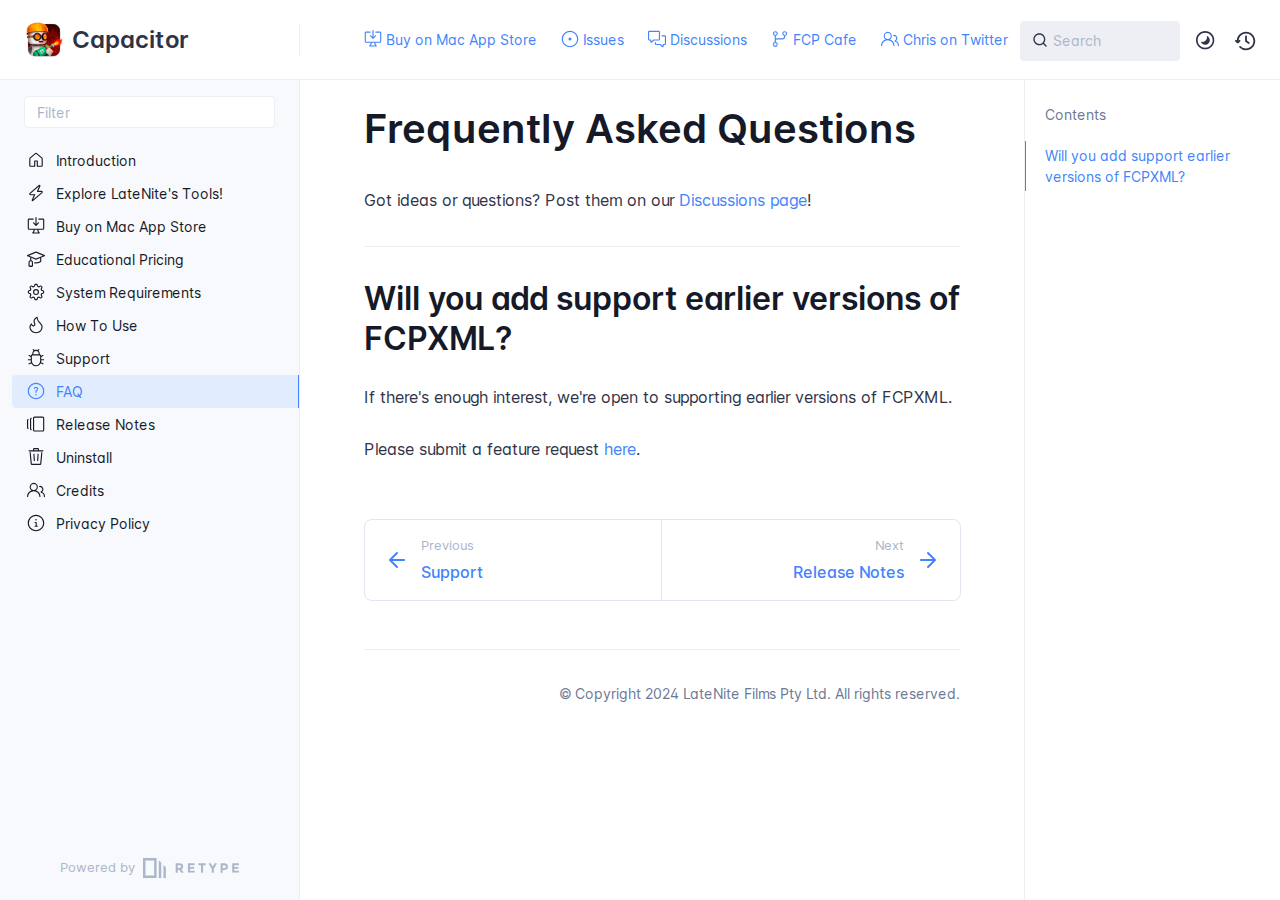
<file: faq/index.html>
<!DOCTYPE html>
<html lang="en" class="h-full">
<head>
    <meta charset="UTF-8">
    <meta name="viewport" content="width=device-width,initial-scale=1">
    <meta name="turbo-cache-control" content="no-cache" data-turbo-track="reload" data-track-token="3.6.0.785203519518">

    <!-- See retype.com -->
    <meta name="generator" content="Retype 3.6.0">

    <!-- Primary Meta Tags -->
    <title>Frequently Asked Questions</title>
    <meta name="title" content="Frequently Asked Questions">
    <meta name="description" content="Got ideas or questions? Post them on our Discussions page!">

    <!-- Canonical -->
    <link rel="canonical" href="https://capacitor.pro/faq/">

    <!-- Open Graph / Facebook -->
    <meta property="og:type" content="website">
    <meta property="og:url" content="https://capacitor.pro/faq/">
    <meta property="og:title" content="Frequently Asked Questions">
    <meta property="og:description" content="Got ideas or questions? Post them on our Discussions page!">

    <!-- Twitter -->
    <meta property="twitter:card" content="summary_large_image">
    <meta property="twitter:url" content="https://capacitor.pro/faq/">
    <meta property="twitter:title" content="Frequently Asked Questions">
    <meta property="twitter:description" content="Got ideas or questions? Post them on our Discussions page!">

    <script data-cfasync="false">(function () { var el = document.documentElement, m = localStorage.getItem("doc_theme"), wm = window.matchMedia; if (m === "dark" || (!m && wm && wm("(prefers-color-scheme: dark)").matches)) { el.classList.add("dark") } else { el.classList.remove("dark") } })();</script>

    <link href="../resources/css/retype.css?v=3.6.0.785203519518" rel="stylesheet">

    <script data-cfasync="false" src="../resources/js/config.js?v=3.6.0.785203519518" data-turbo-eval="false" defer></script>
    <script data-cfasync="false" src="../resources/js/retype.js?v=3.6.0" data-turbo-eval="false" defer></script>
    <script id="lunr-js" data-cfasync="false" src="../resources/js/lunr.js?v=3.6.0.785203519518" data-turbo-eval="false" defer></script>
</head>
<body>
    <div id="docs-app" class="relative text-base antialiased text-gray-700 bg-white font-body dark:bg-dark-850 dark:text-dark-300">
        <div class="absolute bottom-0 left-0 bg-gray-100 dark:bg-dark-800" style="top: 5rem; right: 50%"></div>
    
        <header id="docs-site-header" class="sticky top-0 z-30 flex w-full h-16 bg-white border-b border-gray-200 md:h-20 dark:bg-dark-850 dark:border-dark-650">
            <div class="container relative flex items-center justify-between pr-6 grow md:justify-start">
                <!-- Mobile menu button skeleton -->
                <button v-cloak class="skeleton docs-mobile-menu-button flex items-center justify-center shrink-0 overflow-hidden dark:text-white focus:outline-none rounded-full w-10 h-10 ml-3.5 md:hidden"><svg xmlns="http://www.w3.org/2000/svg" class="mb-px shrink-0" width="24" height="24" viewBox="0 0 24 24" role="presentation" style="margin-bottom: 0px;"><g fill="currentColor"><path d="M2 4h20v2H2zM2 11h20v2H2zM2 18h20v2H2z"></path></g></svg></button>
                <div v-cloak id="docs-sidebar-toggle"></div>
        
                <!-- Logo -->
                <div class="flex items-center justify-between h-full py-2 md:w-75">
                    <div class="flex items-center px-2 md:px-6">
                        <a id="docs-site-logo" href="../" class="flex items-center leading-snug text-2xl">
                            <span class="w-10 mr-2 grow-0 shrink-0 overflow-hidden">
                                <img class="max-h-10 dark:hidden md:inline-block" src="../static/logo.png">
                                <img class="max-h-10 hidden dark:inline-block" src="../static/logo.png">
                            </span>
                            <span class="dark:text-white font-semibold line-clamp-1 md:line-clamp-2">Capacitor</span>
                        </a>
                    </div>
        
                    <span class="hidden h-8 border-r md:inline-block dark:border-dark-650"></span>
                </div>
        
                <div class="flex justify-between md:grow">
                    <!-- Top Nav -->
                    <nav class="hidden md:flex">
                        <ul class="flex flex-col mb-4 md:pl-16 md:mb-0 md:flex-row md:items-center">
                            <li class="mr-6">
                                <a class="py-2 md:mb-0 inline-flex items-center text-sm whitespace-nowrap transition-colors duration-200 ease-linear md:text-blue-500 dark:text-blue-400 hover:text-blue-800 dark:hover:text-blue-200" href="../buy/">
                                    <svg xmlns="http://www.w3.org/2000/svg" class="mb-px mr-1" width="18" height="18" viewBox="0 0 24 24" role="presentation">
                                        <g fill="currentColor">
                                            <path d="M11.25 9.331V.75a.75.75 0 0 1 1.5 0v8.58l1.949-2.11A.75.75 0 1 1 15.8 8.237l-3.25 3.52a.75.75 0 0 1-1.102 0l-3.25-3.52A.75.75 0 1 1 9.3 7.22l1.949 2.111Z"/><path d="M2.5 3.75v11.5c0 .138.112.25.25.25h18.5a.25.25 0 0 0 .25-.25V3.75a.25.25 0 0 0-.25-.25h-5.5a.75.75 0 0 1 0-1.5h5.5c.966 0 1.75.784 1.75 1.75v11.5A1.75 1.75 0 0 1 21.25 17h-6.204c.171 1.375.805 2.652 1.769 3.757A.752.752 0 0 1 16.25 22h-8.5a.75.75 0 0 1-.566-1.243c.965-1.105 1.599-2.382 1.77-3.757H2.75A1.75 1.75 0 0 1 1 15.25V3.75C1 2.784 1.784 2 2.75 2h5.5a.75.75 0 0 1 0 1.5h-5.5a.25.25 0 0 0-.25.25ZM10.463 17c-.126 1.266-.564 2.445-1.223 3.5h5.52c-.66-1.055-1.098-2.234-1.223-3.5Z"/>
                                        </g>
                                    </svg>
                                    <span>Buy on Mac App Store</span>
                                </a>
                            </li>
                            <li class="mr-6">
                                <a class="py-2 md:mb-0 inline-flex items-center text-sm whitespace-nowrap transition-colors duration-200 ease-linear md:text-blue-500 dark:text-blue-400 hover:text-blue-800 dark:hover:text-blue-200" href="https://github.com/latenitefilms/capacitor/issues" target="_blank">
                                    <svg xmlns="http://www.w3.org/2000/svg" class="mb-px mr-1" width="18" height="18" viewBox="0 0 24 24" role="presentation">
                                        <g fill="currentColor">
                                            <path d="M12 1c6.075 0 11 4.925 11 11s-4.925 11-11 11S1 18.075 1 12 5.925 1 12 1ZM2.5 12a9.5 9.5 0 0 0 9.5 9.5 9.5 9.5 0 0 0 9.5-9.5A9.5 9.5 0 0 0 12 2.5 9.5 9.5 0 0 0 2.5 12Zm9.5 2a2 2 0 1 1-.001-3.999A2 2 0 0 1 12 14Z"/>
                                        </g>
                                    </svg>
                                    <span>Issues</span>
                                </a>
                            </li>
                            <li class="mr-6">
                                <a class="py-2 md:mb-0 inline-flex items-center text-sm whitespace-nowrap transition-colors duration-200 ease-linear md:text-blue-500 dark:text-blue-400 hover:text-blue-800 dark:hover:text-blue-200" href="https://github.com/latenitefilms/capacitor/discussions" target="_blank">
                                    <svg xmlns="http://www.w3.org/2000/svg" class="mb-px mr-1" width="18" height="18" viewBox="0 0 24 24" role="presentation">
                                        <g fill="currentColor">
                                            <path d="M1.75 1h12.5c.966 0 1.75.784 1.75 1.75v9.5A1.75 1.75 0 0 1 14.25 14H8.061l-2.574 2.573A1.458 1.458 0 0 1 3 15.543V14H1.75A1.75 1.75 0 0 1 0 12.25v-9.5C0 1.784.784 1 1.75 1ZM1.5 2.75v9.5c0 .138.112.25.25.25h2a.75.75 0 0 1 .75.75v2.19l2.72-2.72a.749.749 0 0 1 .53-.22h6.5a.25.25 0 0 0 .25-.25v-9.5a.25.25 0 0 0-.25-.25H1.75a.25.25 0 0 0-.25.25Z"/><path d="M22.5 8.75a.25.25 0 0 0-.25-.25h-3.5a.75.75 0 0 1 0-1.5h3.5c.966 0 1.75.784 1.75 1.75v9.5A1.75 1.75 0 0 1 22.25 20H21v1.543a1.457 1.457 0 0 1-2.487 1.03L15.939 20H10.75A1.75 1.75 0 0 1 9 18.25v-1.465a.75.75 0 0 1 1.5 0v1.465c0 .138.112.25.25.25h5.5a.75.75 0 0 1 .53.22l2.72 2.72v-2.19a.75.75 0 0 1 .75-.75h2a.25.25 0 0 0 .25-.25v-9.5Z"/>
                                        </g>
                                    </svg>
                                    <span>Discussions</span>
                                </a>
                            </li>
                            <li class="mr-6">
                                <a class="py-2 md:mb-0 inline-flex items-center text-sm whitespace-nowrap transition-colors duration-200 ease-linear md:text-blue-500 dark:text-blue-400 hover:text-blue-800 dark:hover:text-blue-200" href="https://fcp.cafe" target="_blank">
                                    <svg xmlns="http://www.w3.org/2000/svg" class="mb-px mr-1" width="18" height="18" viewBox="0 0 24 24" role="presentation">
                                        <g fill="currentColor">
                                            <path d="M15 4.75a3.25 3.25 0 1 1 6.5 0 3.25 3.25 0 0 1-6.5 0ZM2.5 19.25a3.25 3.25 0 1 1 6.5 0 3.25 3.25 0 0 1-6.5 0Zm0-14.5a3.25 3.25 0 1 1 6.5 0 3.25 3.25 0 0 1-6.5 0ZM5.75 6.5a1.75 1.75 0 1 0-.001-3.501A1.75 1.75 0 0 0 5.75 6.5Zm0 14.5a1.75 1.75 0 1 0-.001-3.501A1.75 1.75 0 0 0 5.75 21Zm12.5-14.5a1.75 1.75 0 1 0-.001-3.501A1.75 1.75 0 0 0 18.25 6.5Z"/><path d="M5.75 16.75A.75.75 0 0 1 5 16V8a.75.75 0 0 1 1.5 0v8a.75.75 0 0 1-.75.75Z"/><path d="M17.5 8.75v-1H19v1a3.75 3.75 0 0 1-3.75 3.75h-7a1.75 1.75 0 0 0-1.75 1.75H5A3.25 3.25 0 0 1 8.25 11h7a2.25 2.25 0 0 0 2.25-2.25Z"/>
                                        </g>
                                    </svg>
                                    <span>FCP Cafe</span>
                                </a>
                            </li>
                            <li class="mr-6">
                                <a class="py-2 md:mb-0 inline-flex items-center text-sm whitespace-nowrap transition-colors duration-200 ease-linear md:text-blue-500 dark:text-blue-400 hover:text-blue-800 dark:hover:text-blue-200" href="https://twitter.com/chrisatlatenite" target="_blank">
                                    <svg xmlns="http://www.w3.org/2000/svg" class="mb-px mr-1" width="18" height="18" viewBox="0 0 24 24" role="presentation">
                                        <g fill="currentColor">
                                            <path d="M3.5 8a5.5 5.5 0 1 1 8.596 4.547 9.005 9.005 0 0 1 5.9 8.18.751.751 0 0 1-1.5.045 7.5 7.5 0 0 0-14.993 0 .75.75 0 0 1-1.499-.044 9.005 9.005 0 0 1 5.9-8.181A5.496 5.496 0 0 1 3.5 8ZM9 4a4 4 0 1 0 0 8 4 4 0 0 0 0-8Zm8.29 4c-.148 0-.292.01-.434.03a.75.75 0 1 1-.212-1.484 4.53 4.53 0 0 1 3.38 8.097 6.69 6.69 0 0 1 3.956 6.107.75.75 0 0 1-1.5 0 5.193 5.193 0 0 0-3.696-4.972l-.534-.16v-1.676l.41-.209A3.03 3.03 0 0 0 17.29 8Z"/>
                                        </g>
                                    </svg>
                                    <span>Chris on Twitter</span>
                                </a>
                            </li>
                            <li class="mr-6">
                                <a class="py-2 md:mb-0 inline-flex items-center text-sm whitespace-nowrap transition-colors duration-200 ease-linear md:text-blue-500 dark:text-blue-400 hover:text-blue-800 dark:hover:text-blue-200" href="https://latenitefilms.com" target="_blank">
                                    <svg xmlns="http://www.w3.org/2000/svg" class="mb-px mr-1" width="18" height="18" viewBox="0 0 24 24" role="presentation">
                                        <g fill="currentColor">
                                            <path d="M12 2.5c-3.81 0-6.5 2.743-6.5 6.119 0 1.536.632 2.572 1.425 3.56.172.215.347.422.527.635l.096.112c.21.25.427.508.63.774.404.531.783 1.128.995 1.834a.75.75 0 0 1-1.436.432c-.138-.46-.397-.89-.753-1.357a18.111 18.111 0 0 0-.582-.714l-.092-.11c-.18-.212-.37-.436-.555-.667C4.87 12.016 4 10.651 4 8.618 4 4.363 7.415 1 12 1s8 3.362 8 7.619c0 2.032-.87 3.397-1.755 4.5-.185.23-.375.454-.555.667l-.092.109c-.21.248-.405.481-.582.714-.356.467-.615.898-.753 1.357a.751.751 0 0 1-1.437-.432c.213-.706.592-1.303.997-1.834.202-.266.419-.524.63-.774l.095-.112c.18-.213.355-.42.527-.634.793-.99 1.425-2.025 1.425-3.561C18.5 5.243 15.81 2.5 12 2.5ZM8.75 18h6.5a.75.75 0 0 1 0 1.5h-6.5a.75.75 0 0 1 0-1.5Zm.75 3.75a.75.75 0 0 1 .75-.75h3.5a.75.75 0 0 1 0 1.5h-3.5a.75.75 0 0 1-.75-.75Z"/>
                                        </g>
                                    </svg>
                                    <span>LateNite</span>
                                </a>
                            </li>
        
                        </ul>
                    </nav>
        
                    <!-- Header Right Skeleton -->
                    <div v-cloak class="flex justify-end grow skeleton">
        
                        <!-- Search input mock -->
                        <div class="relative hidden w-40 lg:block lg:max-w-sm lg:ml-auto">
                            <div class="absolute flex items-center justify-center h-full pl-3 dark:text-dark-300">
                                <svg xmlns="http://www.w3.org/2000/svg" class="icon-base" width="16" height="16" viewBox="0 0 24 24" aria-labelledby="icon" role="presentation" style="margin-bottom: 1px;"><g fill="currentColor" ><path d="M21.71 20.29l-3.68-3.68A8.963 8.963 0 0020 11c0-4.96-4.04-9-9-9s-9 4.04-9 9 4.04 9 9 9c2.12 0 4.07-.74 5.61-1.97l3.68 3.68c.2.19.45.29.71.29s.51-.1.71-.29c.39-.39.39-1.03 0-1.42zM4 11c0-3.86 3.14-7 7-7s7 3.14 7 7c0 1.92-.78 3.66-2.04 4.93-.01.01-.02.01-.02.01-.01.01-.01.01-.01.02A6.98 6.98 0 0111 18c-3.86 0-7-3.14-7-7z" ></path></g></svg>
                            </div>
                            <input class="w-full h-10 placeholder-gray-400 transition-colors duration-200 ease-in bg-gray-200 border border-transparent rounded md:text-sm hover:bg-white hover:border-gray-300 focus:outline-none focus:bg-white focus:border-gray-500 dark:bg-dark-600 dark:border-dark-600 dark:placeholder-dark-400" style="padding: 0.625rem 0.75rem 0.625rem 2rem" type="text" placeholder="Search">
                        </div>
        
                        <!-- Mobile search button -->
                        <div class="flex items-center justify-center w-10 h-10 lg:hidden">
                            <svg xmlns="http://www.w3.org/2000/svg" class="shrink-0 icon-base" width="20" height="20" viewBox="0 0 24 24" aria-labelledby="icon" role="presentation" style="margin-bottom: 0px;"><g fill="currentColor" ><path d="M21.71 20.29l-3.68-3.68A8.963 8.963 0 0020 11c0-4.96-4.04-9-9-9s-9 4.04-9 9 4.04 9 9 9c2.12 0 4.07-.74 5.61-1.97l3.68 3.68c.2.19.45.29.71.29s.51-.1.71-.29c.39-.39.39-1.03 0-1.42zM4 11c0-3.86 3.14-7 7-7s7 3.14 7 7c0 1.92-.78 3.66-2.04 4.93-.01.01-.02.01-.02.01-.01.01-.01.01-.01.02A6.98 6.98 0 0111 18c-3.86 0-7-3.14-7-7z" ></path></g></svg>
                        </div>
        
                        <!-- Dark mode switch placeholder -->
                        <div class="w-10 h-10 lg:ml-2"></div>
        
                        <!-- History button -->
                        <div class="flex items-center justify-center w-10 h-10" style="margin-right: -0.625rem;">
                            <svg xmlns="http://www.w3.org/2000/svg" class="shrink-0 icon-base" width="22" height="22" viewBox="0 0 24 24" aria-labelledby="icon" role="presentation" style="margin-bottom: 0px;"><g fill="currentColor" ><g ><path d="M12.01 6.01c-.55 0-1 .45-1 1V12a1 1 0 00.4.8l3 2.22a.985.985 0 001.39-.2.996.996 0 00-.21-1.4l-2.6-1.92V7.01c.02-.55-.43-1-.98-1z"></path><path d="M12.01 1.91c-5.33 0-9.69 4.16-10.05 9.4l-.29-.26a.997.997 0 10-1.34 1.48l1.97 1.79c.19.17.43.26.67.26s.48-.09.67-.26l1.97-1.79a.997.997 0 10-1.34-1.48l-.31.28c.34-4.14 3.82-7.41 8.05-7.41 4.46 0 8.08 3.63 8.08 8.09s-3.63 8.08-8.08 8.08c-2.18 0-4.22-.85-5.75-2.4a.996.996 0 10-1.42 1.4 10.02 10.02 0 007.17 2.99c5.56 0 10.08-4.52 10.08-10.08.01-5.56-4.52-10.09-10.08-10.09z"></path></g></g></svg>
                        </div>
                    </div>
        
                    <div v-cloak class="flex justify-end grow">
                        <div id="docs-mobile-search-button"></div>
                        <doc-search-desktop></doc-search-desktop>
        
                        <doc-theme-switch class="lg:ml-2"></doc-theme-switch>
                        <doc-history></doc-history>
                    </div>
                </div>
            </div>
        </header>
    
        <div class="container relative flex bg-white">
            <!-- Sidebar Skeleton -->
            <div v-cloak class="fixed flex flex-col shrink-0 duration-300 ease-in-out bg-gray-100 border-gray-200 sidebar top-20 w-75 border-r h-screen md:sticky transition-transform skeleton dark:bg-dark-800 dark:border-dark-650">
            
                <!-- Render this div, if config.showSidebarFilter is `true` -->
                <div class="flex items-center h-16 px-6">
                    <input class="w-full h-8 px-3 py-2 transition-colors duration-200 ease-linear bg-white border border-gray-200 rounded shadow-none text-sm focus:outline-none focus:border-gray-600 dark:bg-dark-600 dark:border-dark-600" type="text" placeholder="Filter">
                </div>
            
                <div class="pl-6 mt-1 mb-4">
                    <div class="w-32 h-3 mb-4 bg-gray-200 rounded-full loading dark:bg-dark-600"></div>
                    <div class="w-48 h-3 mb-4 bg-gray-200 rounded-full loading dark:bg-dark-600"></div>
                    <div class="w-40 h-3 mb-4 bg-gray-200 rounded-full loading dark:bg-dark-600"></div>
                    <div class="w-32 h-3 mb-4 bg-gray-200 rounded-full loading dark:bg-dark-600"></div>
                    <div class="w-48 h-3 mb-4 bg-gray-200 rounded-full loading dark:bg-dark-600"></div>
                    <div class="w-40 h-3 mb-4 bg-gray-200 rounded-full loading dark:bg-dark-600"></div>
                </div>
            
                <div class="shrink-0 mt-auto bg-transparent dark:border-dark-650">
                    <a class="flex items-center justify-center flex-nowrap h-16 text-gray-400 dark:text-dark-400 hover:text-gray-700 dark:hover:text-dark-300 transition-colors duration-150 ease-in docs-powered-by" target="_blank" href="https://retype.com/" rel="noopener">
                        <span class="text-xs whitespace-nowrap">Powered by</span>
                        <svg xmlns="http://www.w3.org/2000/svg" class="ml-2" fill="currentColor" width="96" height="20" overflow="visible"><path d="M0 0v20h13.59V0H0zm11.15 17.54H2.44V2.46h8.71v15.08zM15.8 20h2.44V4.67L15.8 2.22zM20.45 6.89V20h2.44V9.34z"/><g><path d="M40.16 8.44c0 1.49-.59 2.45-1.75 2.88l2.34 3.32h-2.53l-2.04-2.96h-1.43v2.96h-2.06V5.36h3.5c1.43 0 2.46.24 3.07.73s.9 1.27.9 2.35zm-2.48 1.1c.26-.23.38-.59.38-1.09 0-.5-.13-.84-.4-1.03s-.73-.28-1.39-.28h-1.54v2.75h1.5c.72 0 1.2-.12 1.45-.35zM51.56 5.36V7.2h-4.59v1.91h4.13v1.76h-4.13v1.92h4.74v1.83h-6.79V5.36h6.64zM60.09 7.15v7.48h-2.06V7.15h-2.61V5.36h7.28v1.79h-2.61zM70.81 14.64h-2.06v-3.66l-3.19-5.61h2.23l1.99 3.45 1.99-3.45H74l-3.19 5.61v3.66zM83.99 6.19c.65.55.97 1.4.97 2.55s-.33 1.98-1 2.51-1.68.8-3.04.8h-1.23v2.59h-2.06V5.36h3.26c1.42 0 2.45.28 3.1.83zm-1.51 3.65c.25-.28.37-.69.37-1.22s-.16-.92-.48-1.14c-.32-.23-.82-.34-1.5-.34H79.7v3.12h1.38c.68 0 1.15-.14 1.4-.42zM95.85 5.36V7.2h-4.59v1.91h4.13v1.76h-4.13v1.92H96v1.83h-6.79V5.36h6.64z"/></g></svg>
                    </a>
                </div>
            </div>
            
            <!-- Sidebar component -->
            <doc-sidebar v-cloak>
                <template #sidebar-footer>
                    <div class="shrink-0 mt-auto border-t md:bg-transparent md:border-none dark:border-dark-650">
            
                        <div class="py-3 px-6 md:hidden border-b dark:border-dark-650">
                            <nav>
                                <ul class="flex flex-wrap justify-center items-center">
                                    <li class="mr-6">
                                        <a class="block py-1 inline-flex items-center text-sm whitespace-nowrap transition-colors duration-200 ease-linear md:text-blue-500 dark:text-blue-400 hover:text-blue-800 dark:hover:text-blue-200" href="../buy/">
                                            <svg xmlns="http://www.w3.org/2000/svg" class="mb-px mr-1" width="18" height="18" viewBox="0 0 24 24" role="presentation">
                                                <g fill="currentColor">
                                                    <path d="M11.25 9.331V.75a.75.75 0 0 1 1.5 0v8.58l1.949-2.11A.75.75 0 1 1 15.8 8.237l-3.25 3.52a.75.75 0 0 1-1.102 0l-3.25-3.52A.75.75 0 1 1 9.3 7.22l1.949 2.111Z"/><path d="M2.5 3.75v11.5c0 .138.112.25.25.25h18.5a.25.25 0 0 0 .25-.25V3.75a.25.25 0 0 0-.25-.25h-5.5a.75.75 0 0 1 0-1.5h5.5c.966 0 1.75.784 1.75 1.75v11.5A1.75 1.75 0 0 1 21.25 17h-6.204c.171 1.375.805 2.652 1.769 3.757A.752.752 0 0 1 16.25 22h-8.5a.75.75 0 0 1-.566-1.243c.965-1.105 1.599-2.382 1.77-3.757H2.75A1.75 1.75 0 0 1 1 15.25V3.75C1 2.784 1.784 2 2.75 2h5.5a.75.75 0 0 1 0 1.5h-5.5a.25.25 0 0 0-.25.25ZM10.463 17c-.126 1.266-.564 2.445-1.223 3.5h5.52c-.66-1.055-1.098-2.234-1.223-3.5Z"/>
                                                </g>
                                            </svg>
                                            <span>Buy on Mac App Store</span>
                                        </a>
                                    </li>
                                    <li class="mr-6">
                                        <a class="block py-1 inline-flex items-center text-sm whitespace-nowrap transition-colors duration-200 ease-linear md:text-blue-500 dark:text-blue-400 hover:text-blue-800 dark:hover:text-blue-200" href="https://github.com/latenitefilms/capacitor/issues" target="_blank">
                                            <svg xmlns="http://www.w3.org/2000/svg" class="mb-px mr-1" width="18" height="18" viewBox="0 0 24 24" role="presentation">
                                                <g fill="currentColor">
                                                    <path d="M12 1c6.075 0 11 4.925 11 11s-4.925 11-11 11S1 18.075 1 12 5.925 1 12 1ZM2.5 12a9.5 9.5 0 0 0 9.5 9.5 9.5 9.5 0 0 0 9.5-9.5A9.5 9.5 0 0 0 12 2.5 9.5 9.5 0 0 0 2.5 12Zm9.5 2a2 2 0 1 1-.001-3.999A2 2 0 0 1 12 14Z"/>
                                                </g>
                                            </svg>
                                            <span>Issues</span>
                                        </a>
                                    </li>
                                    <li class="mr-6">
                                        <a class="block py-1 inline-flex items-center text-sm whitespace-nowrap transition-colors duration-200 ease-linear md:text-blue-500 dark:text-blue-400 hover:text-blue-800 dark:hover:text-blue-200" href="https://github.com/latenitefilms/capacitor/discussions" target="_blank">
                                            <svg xmlns="http://www.w3.org/2000/svg" class="mb-px mr-1" width="18" height="18" viewBox="0 0 24 24" role="presentation">
                                                <g fill="currentColor">
                                                    <path d="M1.75 1h12.5c.966 0 1.75.784 1.75 1.75v9.5A1.75 1.75 0 0 1 14.25 14H8.061l-2.574 2.573A1.458 1.458 0 0 1 3 15.543V14H1.75A1.75 1.75 0 0 1 0 12.25v-9.5C0 1.784.784 1 1.75 1ZM1.5 2.75v9.5c0 .138.112.25.25.25h2a.75.75 0 0 1 .75.75v2.19l2.72-2.72a.749.749 0 0 1 .53-.22h6.5a.25.25 0 0 0 .25-.25v-9.5a.25.25 0 0 0-.25-.25H1.75a.25.25 0 0 0-.25.25Z"/><path d="M22.5 8.75a.25.25 0 0 0-.25-.25h-3.5a.75.75 0 0 1 0-1.5h3.5c.966 0 1.75.784 1.75 1.75v9.5A1.75 1.75 0 0 1 22.25 20H21v1.543a1.457 1.457 0 0 1-2.487 1.03L15.939 20H10.75A1.75 1.75 0 0 1 9 18.25v-1.465a.75.75 0 0 1 1.5 0v1.465c0 .138.112.25.25.25h5.5a.75.75 0 0 1 .53.22l2.72 2.72v-2.19a.75.75 0 0 1 .75-.75h2a.25.25 0 0 0 .25-.25v-9.5Z"/>
                                                </g>
                                            </svg>
                                            <span>Discussions</span>
                                        </a>
                                    </li>
                                    <li class="mr-6">
                                        <a class="block py-1 inline-flex items-center text-sm whitespace-nowrap transition-colors duration-200 ease-linear md:text-blue-500 dark:text-blue-400 hover:text-blue-800 dark:hover:text-blue-200" href="https://fcp.cafe" target="_blank">
                                            <svg xmlns="http://www.w3.org/2000/svg" class="mb-px mr-1" width="18" height="18" viewBox="0 0 24 24" role="presentation">
                                                <g fill="currentColor">
                                                    <path d="M15 4.75a3.25 3.25 0 1 1 6.5 0 3.25 3.25 0 0 1-6.5 0ZM2.5 19.25a3.25 3.25 0 1 1 6.5 0 3.25 3.25 0 0 1-6.5 0Zm0-14.5a3.25 3.25 0 1 1 6.5 0 3.25 3.25 0 0 1-6.5 0ZM5.75 6.5a1.75 1.75 0 1 0-.001-3.501A1.75 1.75 0 0 0 5.75 6.5Zm0 14.5a1.75 1.75 0 1 0-.001-3.501A1.75 1.75 0 0 0 5.75 21Zm12.5-14.5a1.75 1.75 0 1 0-.001-3.501A1.75 1.75 0 0 0 18.25 6.5Z"/><path d="M5.75 16.75A.75.75 0 0 1 5 16V8a.75.75 0 0 1 1.5 0v8a.75.75 0 0 1-.75.75Z"/><path d="M17.5 8.75v-1H19v1a3.75 3.75 0 0 1-3.75 3.75h-7a1.75 1.75 0 0 0-1.75 1.75H5A3.25 3.25 0 0 1 8.25 11h7a2.25 2.25 0 0 0 2.25-2.25Z"/>
                                                </g>
                                            </svg>
                                            <span>FCP Cafe</span>
                                        </a>
                                    </li>
                                    <li class="mr-6">
                                        <a class="block py-1 inline-flex items-center text-sm whitespace-nowrap transition-colors duration-200 ease-linear md:text-blue-500 dark:text-blue-400 hover:text-blue-800 dark:hover:text-blue-200" href="https://twitter.com/chrisatlatenite" target="_blank">
                                            <svg xmlns="http://www.w3.org/2000/svg" class="mb-px mr-1" width="18" height="18" viewBox="0 0 24 24" role="presentation">
                                                <g fill="currentColor">
                                                    <path d="M3.5 8a5.5 5.5 0 1 1 8.596 4.547 9.005 9.005 0 0 1 5.9 8.18.751.751 0 0 1-1.5.045 7.5 7.5 0 0 0-14.993 0 .75.75 0 0 1-1.499-.044 9.005 9.005 0 0 1 5.9-8.181A5.496 5.496 0 0 1 3.5 8ZM9 4a4 4 0 1 0 0 8 4 4 0 0 0 0-8Zm8.29 4c-.148 0-.292.01-.434.03a.75.75 0 1 1-.212-1.484 4.53 4.53 0 0 1 3.38 8.097 6.69 6.69 0 0 1 3.956 6.107.75.75 0 0 1-1.5 0 5.193 5.193 0 0 0-3.696-4.972l-.534-.16v-1.676l.41-.209A3.03 3.03 0 0 0 17.29 8Z"/>
                                                </g>
                                            </svg>
                                            <span>Chris on Twitter</span>
                                        </a>
                                    </li>
                                    <li class="mr-6">
                                        <a class="block py-1 inline-flex items-center text-sm whitespace-nowrap transition-colors duration-200 ease-linear md:text-blue-500 dark:text-blue-400 hover:text-blue-800 dark:hover:text-blue-200" href="https://latenitefilms.com" target="_blank">
                                            <svg xmlns="http://www.w3.org/2000/svg" class="mb-px mr-1" width="18" height="18" viewBox="0 0 24 24" role="presentation">
                                                <g fill="currentColor">
                                                    <path d="M12 2.5c-3.81 0-6.5 2.743-6.5 6.119 0 1.536.632 2.572 1.425 3.56.172.215.347.422.527.635l.096.112c.21.25.427.508.63.774.404.531.783 1.128.995 1.834a.75.75 0 0 1-1.436.432c-.138-.46-.397-.89-.753-1.357a18.111 18.111 0 0 0-.582-.714l-.092-.11c-.18-.212-.37-.436-.555-.667C4.87 12.016 4 10.651 4 8.618 4 4.363 7.415 1 12 1s8 3.362 8 7.619c0 2.032-.87 3.397-1.755 4.5-.185.23-.375.454-.555.667l-.092.109c-.21.248-.405.481-.582.714-.356.467-.615.898-.753 1.357a.751.751 0 0 1-1.437-.432c.213-.706.592-1.303.997-1.834.202-.266.419-.524.63-.774l.095-.112c.18-.213.355-.42.527-.634.793-.99 1.425-2.025 1.425-3.561C18.5 5.243 15.81 2.5 12 2.5ZM8.75 18h6.5a.75.75 0 0 1 0 1.5h-6.5a.75.75 0 0 1 0-1.5Zm.75 3.75a.75.75 0 0 1 .75-.75h3.5a.75.75 0 0 1 0 1.5h-3.5a.75.75 0 0 1-.75-.75Z"/>
                                                </g>
                                            </svg>
                                            <span>LateNite</span>
                                        </a>
                                    </li>
            
                                </ul>
                            </nav>
                        </div>
            
                        <a class="flex items-center justify-center flex-nowrap h-16 text-gray-400 dark:text-dark-400 hover:text-gray-700 dark:hover:text-dark-300 transition-colors duration-150 ease-in docs-powered-by" target="_blank" href="https://retype.com/" rel="noopener">
                            <span class="text-xs whitespace-nowrap">Powered by</span>
                            <svg xmlns="http://www.w3.org/2000/svg" class="ml-2" fill="currentColor" width="96" height="20" overflow="visible"><path d="M0 0v20h13.59V0H0zm11.15 17.54H2.44V2.46h8.71v15.08zM15.8 20h2.44V4.67L15.8 2.22zM20.45 6.89V20h2.44V9.34z"/><g><path d="M40.16 8.44c0 1.49-.59 2.45-1.75 2.88l2.34 3.32h-2.53l-2.04-2.96h-1.43v2.96h-2.06V5.36h3.5c1.43 0 2.46.24 3.07.73s.9 1.27.9 2.35zm-2.48 1.1c.26-.23.38-.59.38-1.09 0-.5-.13-.84-.4-1.03s-.73-.28-1.39-.28h-1.54v2.75h1.5c.72 0 1.2-.12 1.45-.35zM51.56 5.36V7.2h-4.59v1.91h4.13v1.76h-4.13v1.92h4.74v1.83h-6.79V5.36h6.64zM60.09 7.15v7.48h-2.06V7.15h-2.61V5.36h7.28v1.79h-2.61zM70.81 14.64h-2.06v-3.66l-3.19-5.61h2.23l1.99 3.45 1.99-3.45H74l-3.19 5.61v3.66zM83.99 6.19c.65.55.97 1.4.97 2.55s-.33 1.98-1 2.51-1.68.8-3.04.8h-1.23v2.59h-2.06V5.36h3.26c1.42 0 2.45.28 3.1.83zm-1.51 3.65c.25-.28.37-.69.37-1.22s-.16-.92-.48-1.14c-.32-.23-.82-.34-1.5-.34H79.7v3.12h1.38c.68 0 1.15-.14 1.4-.42zM95.85 5.36V7.2h-4.59v1.91h4.13v1.76h-4.13v1.92H96v1.83h-6.79V5.36h6.64z"/></g></svg>
                        </a>
                    </div>
                </template>
            </doc-sidebar>
    
            <div class="grow min-w-0 dark:bg-dark-850">
                <!-- Render "toolbar" template here on api pages --><!-- Render page content -->
                <div class="flex">
                    <div class="min-w-0 p-4 grow md:px-16">
                        <main class="relative pb-12 lg:pt-2">
                            <div class="docs-markdown" id="docs-content">
                                <!-- Rendered if sidebar right is enabled -->
                                <div id="docs-sidebar-right-toggle"></div>
                                <!-- Page content  -->
<doc-anchor-target id="frequently-asked-questions" class="break-words">
    <h1>
        <doc-anchor-trigger class="header-anchor-trigger" to="#frequently-asked-questions">#</doc-anchor-trigger>
        <span>Frequently Asked Questions</span>
    </h1>
</doc-anchor-target>
<p>Got ideas or questions? Post them on our <a href="https://github.com/latenitefilms/capacitor/discussions">Discussions page</a>!</p>
<hr>
<doc-anchor-target id="will-you-add-support-earlier-versions-of-fcpxml">
    <h2>
        <doc-anchor-trigger class="header-anchor-trigger" to="#will-you-add-support-earlier-versions-of-fcpxml">#</doc-anchor-trigger>
        <span>Will you add support earlier versions of FCPXML?</span>
    </h2>
</doc-anchor-target>
<p>If there&#x27;s enough interest, we&#x27;re open to supporting earlier versions of FCPXML.</p>
<p>Please submit a feature request <a href="https://github.com/latenitefilms/capacitor/issues">here</a>.</p>

                                
                                <!-- Required only on API pages -->
                                <doc-toolbar-member-filter-no-results></doc-toolbar-member-filter-no-results>
                            </div>
                            <footer class="clear-both">
                            
                                <nav class="flex mt-14">
                                    <div class="w-1/2">
                                        <a class="px-5 py-4 h-full flex items-center break-normal font-medium text-blue-500 dark:text-blue-400 border border-gray-300 hover:border-gray-400 dark:border-dark-650 dark:hover:border-dark-450 rounded-l-lg transition-colors duration-150 relative hover:z-5" href="../support/">
                                            <svg xmlns="http://www.w3.org/2000/svg" class="mr-3" width="24" height="24" viewBox="0 0 24 24" fill="currentColor" overflow="visible"><path d="M19 11H7.41l5.29-5.29a.996.996 0 10-1.41-1.41l-7 7a1 1 0 000 1.42l7 7a1.024 1.024 0 001.42-.01.996.996 0 000-1.41L7.41 13H19c.55 0 1-.45 1-1s-.45-1-1-1z" /><path fill="none" d="M0 0h24v24H0z" /></svg>
                                            <span>
                                                <span class="block text-xs font-normal text-gray-400 dark:text-dark-400">Previous</span>
                                                <span class="block mt-1">Support</span>
                                            </span>
                                        </a>
                                    </div>
                            
                                    <div class="w-1/2">
                                        <a class="px-5 py-4 -mx-px h-full flex items-center justify-end break-normal font-medium text-blue-500 dark:text-blue-400 border border-gray-300 hover:border-gray-400 dark:border-dark-650 dark:hover:border-dark-450 rounded-r-lg transition-colors duration-150 relative hover:z-5" href="../release-notes/">
                                            <span>
                                                <span class="block text-xs font-normal text-right text-gray-400 dark:text-dark-400">Next</span>
                                                <span class="block mt-1">Release Notes</span>
                                            </span>
                                            <svg xmlns="http://www.w3.org/2000/svg" class="ml-3" width="24" height="24" viewBox="0 0 24 24" fill="currentColor" overflow="visible"><path d="M19.92 12.38a1 1 0 00-.22-1.09l-7-7a.996.996 0 10-1.41 1.41l5.3 5.3H5c-.55 0-1 .45-1 1s.45 1 1 1h11.59l-5.29 5.29a.996.996 0 000 1.41c.19.2.44.3.7.3s.51-.1.71-.29l7-7c.09-.09.16-.21.21-.33z" /><path fill="none" d="M0 0h24v24H0z" /></svg>
                                        </a>
                                    </div>
                                </nav>
                            </footer>
                        </main>
                
                        <div class="border-t dark:border-dark-650 pt-6 mb-8">
                            <footer class="flex flex-wrap items-center justify-between">
                                <div>
                                    <ul class="flex flex-wrap items-center text-sm">
                                    </ul>
                                </div>
                                <div class="docs-copyright py-2 text-gray-500 dark:text-dark-350 text-sm leading-relaxed"><p>© Copyright 2024 LateNite Films Pty Ltd. All rights reserved.</p></div>
                            </footer>
                        </div>
                    </div>
                
                    <!-- Rendered if sidebar right is enabled -->
                    <!-- Sidebar right skeleton-->
                    <div v-cloak class="fixed top-0 bottom-0 right-0 translate-x-full bg-white border-gray-200 lg:sticky lg:border-l lg:shrink-0 lg:pt-6 lg:transform-none sm:w-1/2 lg:w-64 lg:z-0 md:w-104 sidebar-right skeleton dark:bg-dark-850 dark:border-dark-650">
                        <div class="pl-5">
                            <div class="w-32 h-3 mb-4 bg-gray-200 dark:bg-dark-600 rounded-full loading"></div>
                            <div class="w-48 h-3 mb-4 bg-gray-200 dark:bg-dark-600 rounded-full loading"></div>
                            <div class="w-40 h-3 mb-4 bg-gray-200 dark:bg-dark-600 rounded-full loading"></div>
                        </div>
                    </div>
                
                    <!-- User should be able to hide sidebar right -->
                    <doc-sidebar-right v-cloak></doc-sidebar-right>
                </div>

            </div>
        </div>
    
        <doc-search-mobile></doc-search-mobile>
        <doc-back-to-top></doc-back-to-top>
    </div>


    <div id="docs-overlay-target"></div>

    <script data-cfasync="false">window.__DOCS__ = { "title": "FAQ", level: 1, icon: "file", hasPrism: false, hasMermaid: false, hasMath: false, tocDepth: 23 }</script>
</body>
</html>
</file>
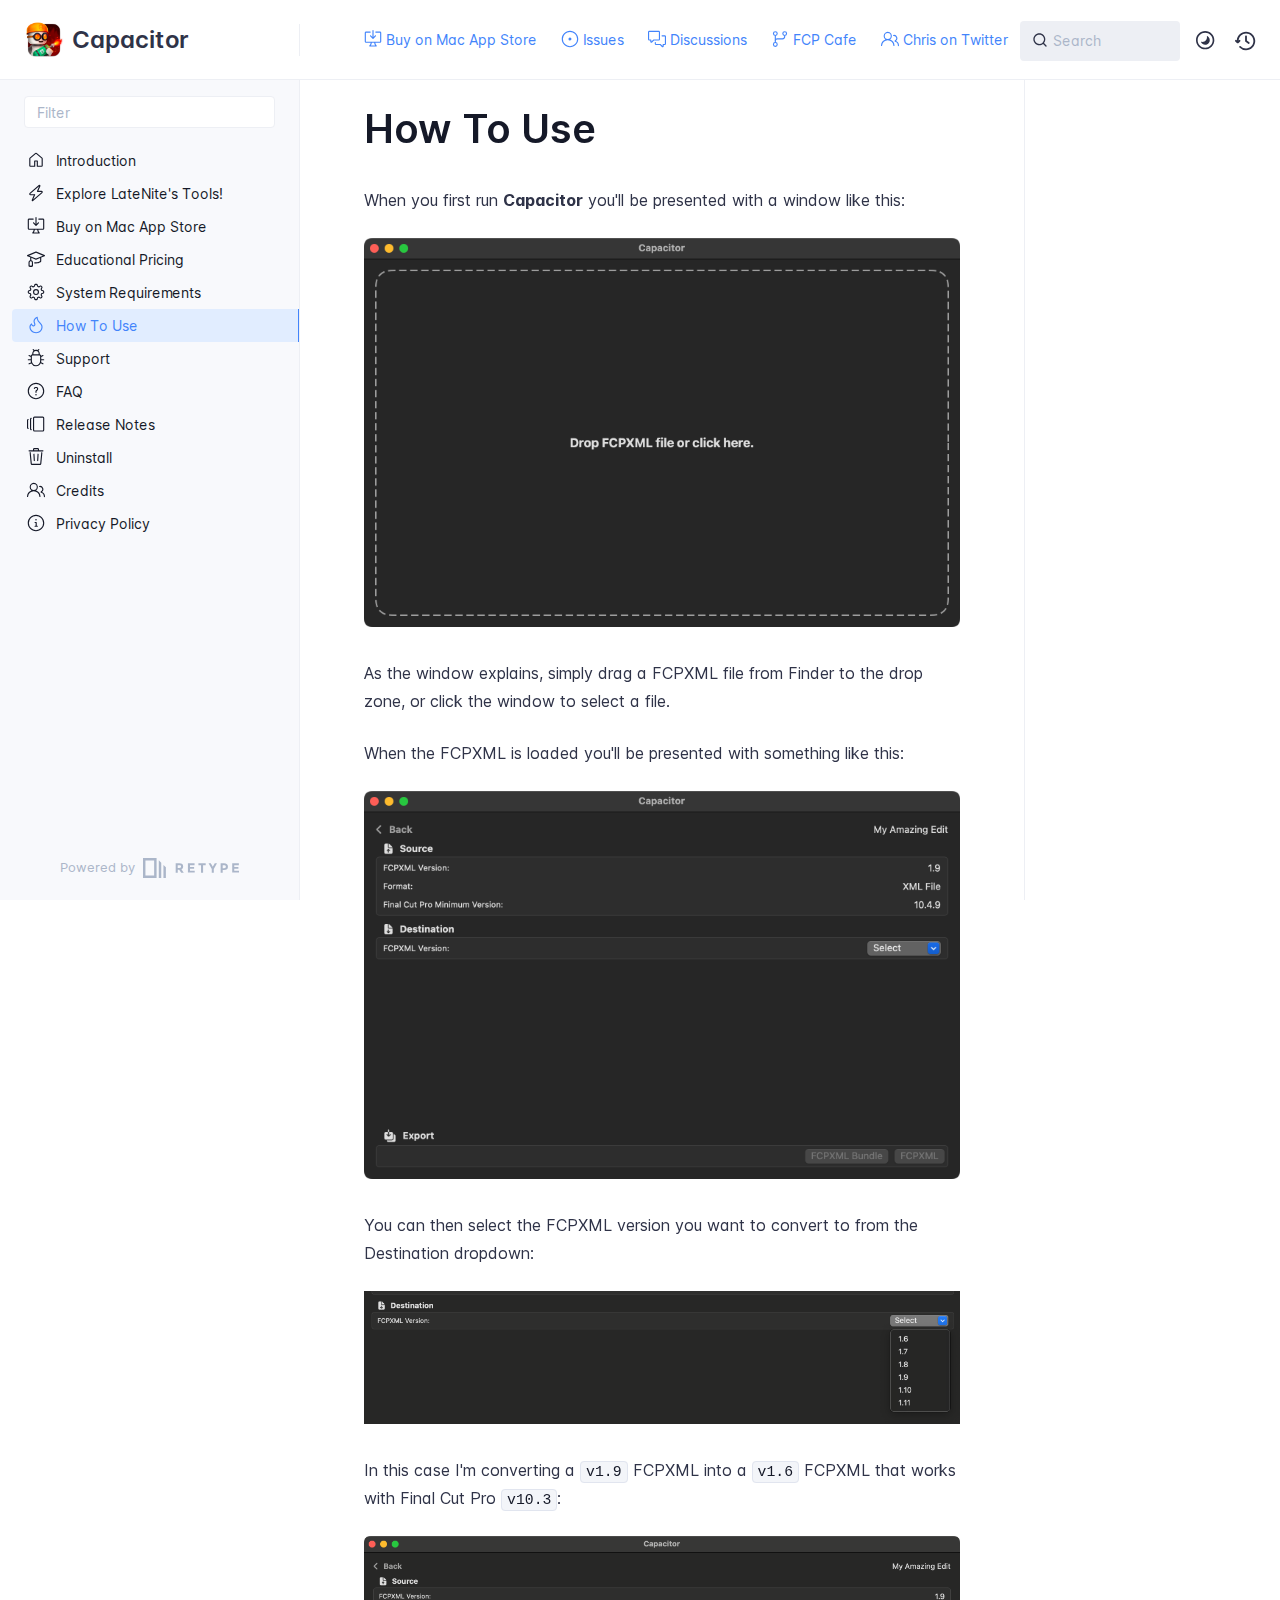
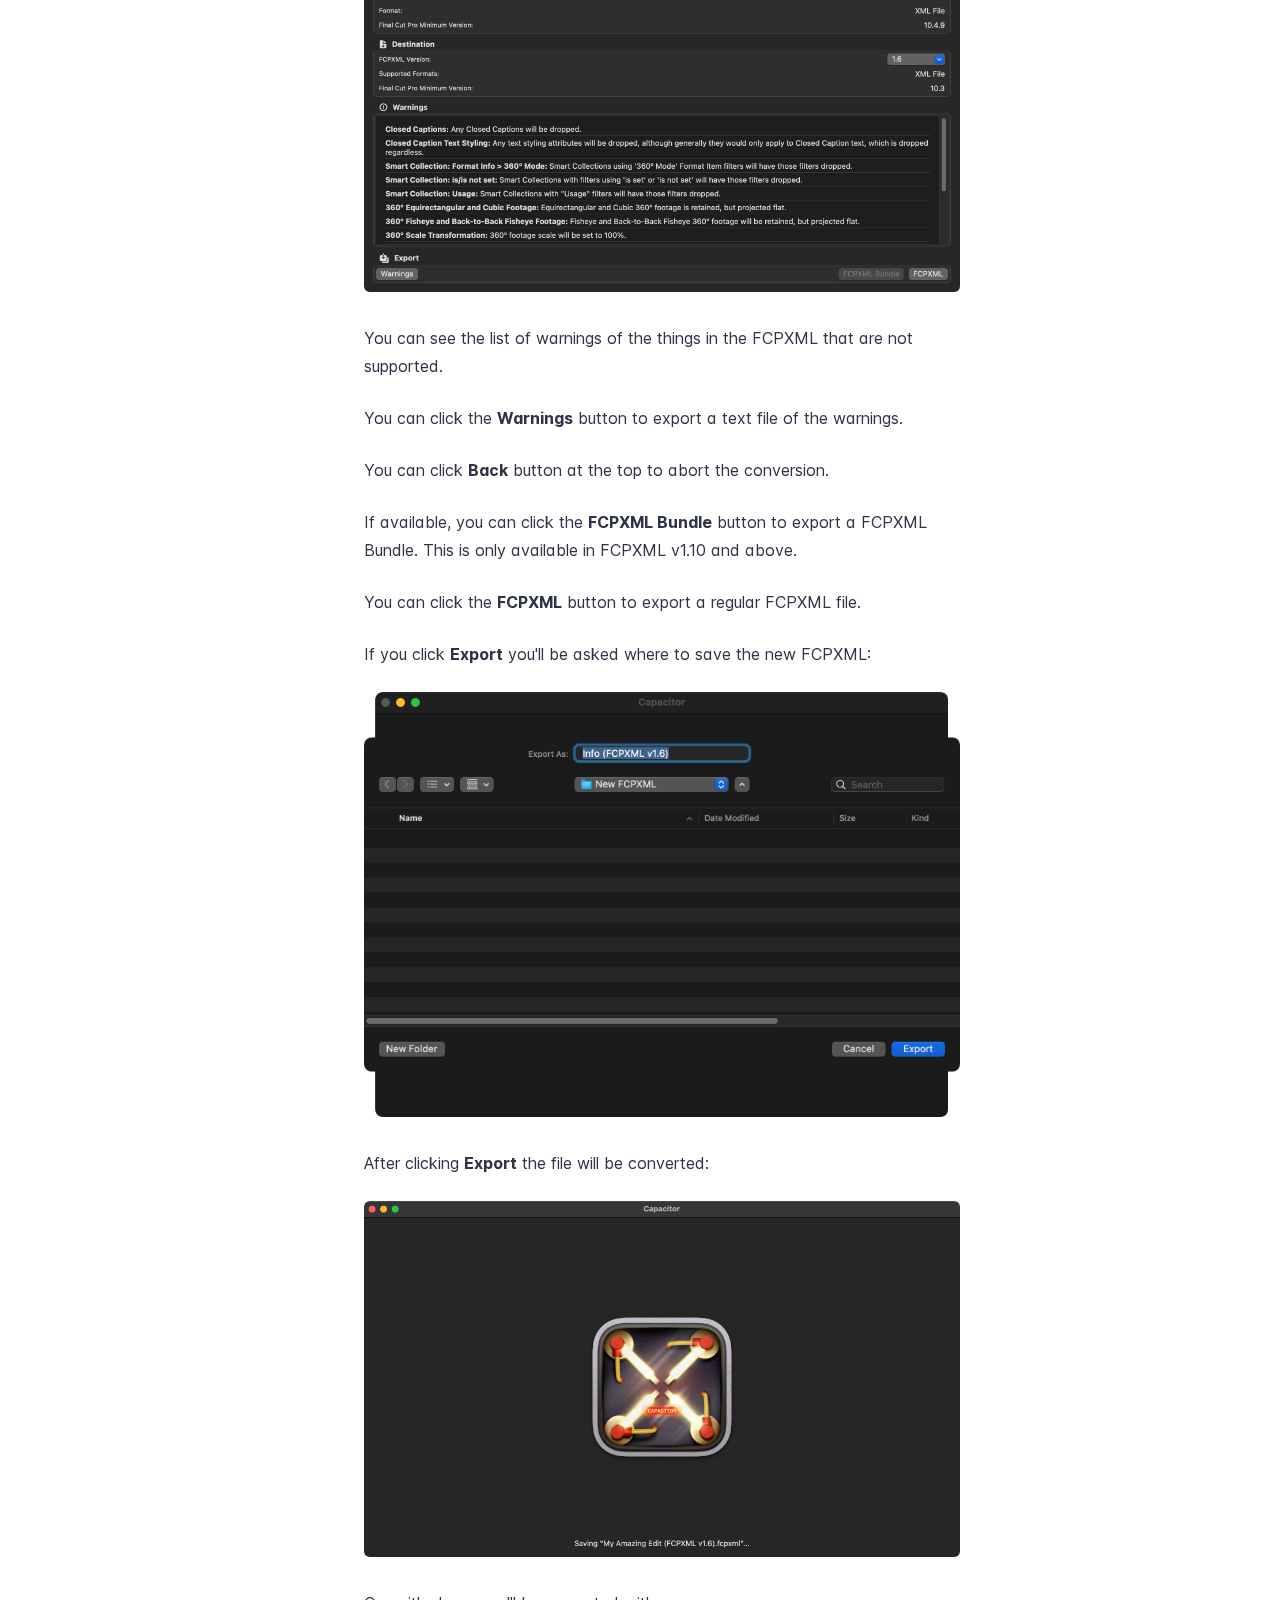
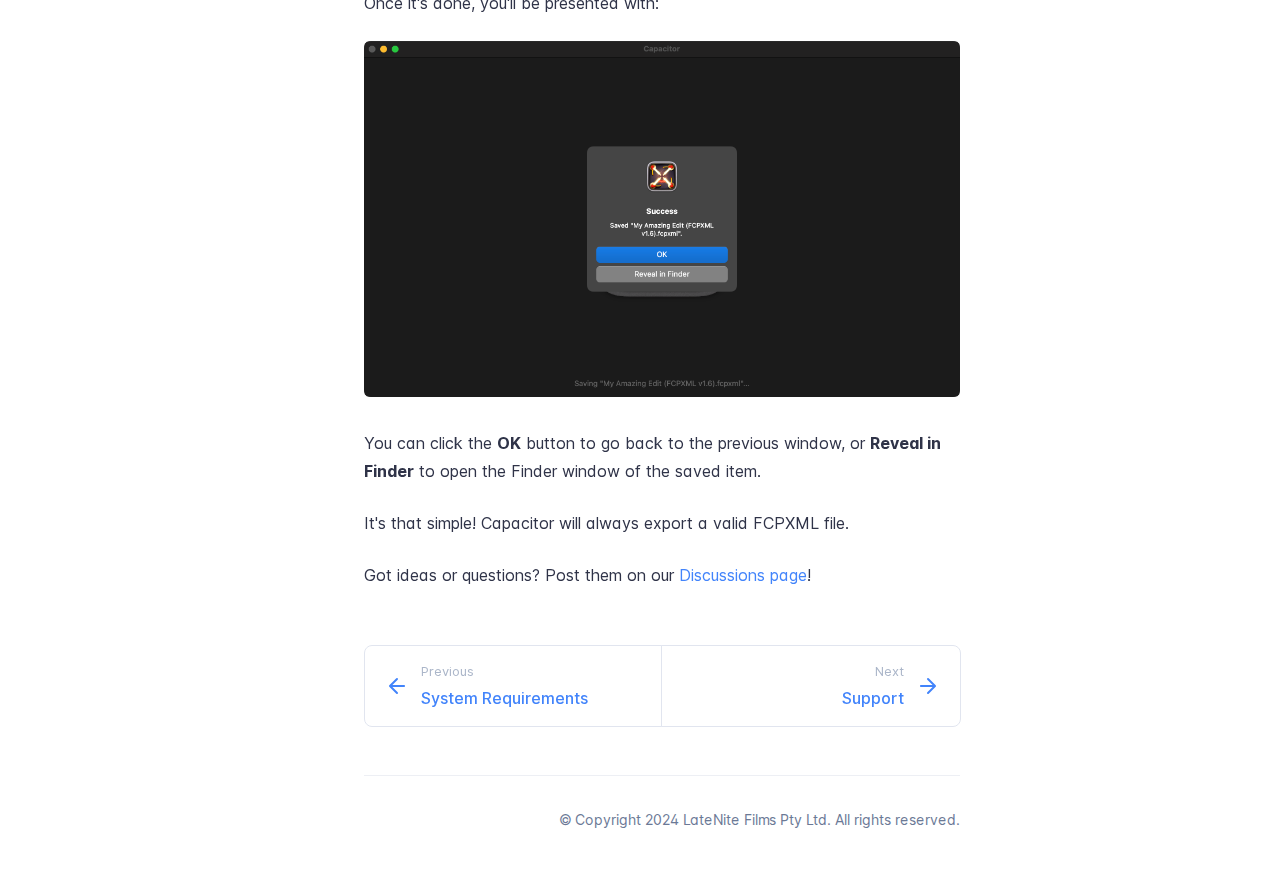
<file: how-to-use/index.html>
<!DOCTYPE html>
<html lang="en" class="h-full">
<head>
    <meta charset="UTF-8">
    <meta name="viewport" content="width=device-width,initial-scale=1">
    <meta name="turbo-cache-control" content="no-cache" data-turbo-track="reload" data-track-token="3.6.0.785203519518">

    <!-- See retype.com -->
    <meta name="generator" content="Retype 3.6.0">

    <!-- Primary Meta Tags -->
    <title>How To Use</title>
    <meta name="title" content="How To Use">
    <meta name="description" content="When you first run Capacitor you'll be presented with a window like this:">

    <!-- Canonical -->
    <link rel="canonical" href="https://capacitor.pro/how-to-use/">

    <!-- Open Graph / Facebook -->
    <meta property="og:type" content="website">
    <meta property="og:url" content="https://capacitor.pro/how-to-use/">
    <meta property="og:title" content="How To Use">
    <meta property="og:description" content="When you first run Capacitor you'll be presented with a window like this:">
    <meta property="og:image" content="https://capacitor.pro/static/how-to-use-01.png">

    <!-- Twitter -->
    <meta property="twitter:card" content="summary_large_image">
    <meta property="twitter:url" content="https://capacitor.pro/how-to-use/">
    <meta property="twitter:title" content="How To Use">
    <meta property="twitter:description" content="When you first run Capacitor you'll be presented with a window like this:">
    <meta property="twitter:image" content="https://capacitor.pro/static/how-to-use-01.png">

    <script data-cfasync="false">(function () { var el = document.documentElement, m = localStorage.getItem("doc_theme"), wm = window.matchMedia; if (m === "dark" || (!m && wm && wm("(prefers-color-scheme: dark)").matches)) { el.classList.add("dark") } else { el.classList.remove("dark") } })();</script>

    <link href="../resources/css/retype.css?v=3.6.0.785203519518" rel="stylesheet">

    <script data-cfasync="false" src="../resources/js/config.js?v=3.6.0.785203519518" data-turbo-eval="false" defer></script>
    <script data-cfasync="false" src="../resources/js/retype.js?v=3.6.0" data-turbo-eval="false" defer></script>
    <script id="lunr-js" data-cfasync="false" src="../resources/js/lunr.js?v=3.6.0.785203519518" data-turbo-eval="false" defer></script>
</head>
<body>
    <div id="docs-app" class="relative text-base antialiased text-gray-700 bg-white font-body dark:bg-dark-850 dark:text-dark-300">
        <div class="absolute bottom-0 left-0 bg-gray-100 dark:bg-dark-800" style="top: 5rem; right: 50%"></div>
    
        <header id="docs-site-header" class="sticky top-0 z-30 flex w-full h-16 bg-white border-b border-gray-200 md:h-20 dark:bg-dark-850 dark:border-dark-650">
            <div class="container relative flex items-center justify-between pr-6 grow md:justify-start">
                <!-- Mobile menu button skeleton -->
                <button v-cloak class="skeleton docs-mobile-menu-button flex items-center justify-center shrink-0 overflow-hidden dark:text-white focus:outline-none rounded-full w-10 h-10 ml-3.5 md:hidden"><svg xmlns="http://www.w3.org/2000/svg" class="mb-px shrink-0" width="24" height="24" viewBox="0 0 24 24" role="presentation" style="margin-bottom: 0px;"><g fill="currentColor"><path d="M2 4h20v2H2zM2 11h20v2H2zM2 18h20v2H2z"></path></g></svg></button>
                <div v-cloak id="docs-sidebar-toggle"></div>
        
                <!-- Logo -->
                <div class="flex items-center justify-between h-full py-2 md:w-75">
                    <div class="flex items-center px-2 md:px-6">
                        <a id="docs-site-logo" href="../" class="flex items-center leading-snug text-2xl">
                            <span class="w-10 mr-2 grow-0 shrink-0 overflow-hidden">
                                <img class="max-h-10 dark:hidden md:inline-block" src="../static/logo.png">
                                <img class="max-h-10 hidden dark:inline-block" src="../static/logo.png">
                            </span>
                            <span class="dark:text-white font-semibold line-clamp-1 md:line-clamp-2">Capacitor</span>
                        </a>
                    </div>
        
                    <span class="hidden h-8 border-r md:inline-block dark:border-dark-650"></span>
                </div>
        
                <div class="flex justify-between md:grow">
                    <!-- Top Nav -->
                    <nav class="hidden md:flex">
                        <ul class="flex flex-col mb-4 md:pl-16 md:mb-0 md:flex-row md:items-center">
                            <li class="mr-6">
                                <a class="py-2 md:mb-0 inline-flex items-center text-sm whitespace-nowrap transition-colors duration-200 ease-linear md:text-blue-500 dark:text-blue-400 hover:text-blue-800 dark:hover:text-blue-200" href="../buy/">
                                    <svg xmlns="http://www.w3.org/2000/svg" class="mb-px mr-1" width="18" height="18" viewBox="0 0 24 24" role="presentation">
                                        <g fill="currentColor">
                                            <path d="M11.25 9.331V.75a.75.75 0 0 1 1.5 0v8.58l1.949-2.11A.75.75 0 1 1 15.8 8.237l-3.25 3.52a.75.75 0 0 1-1.102 0l-3.25-3.52A.75.75 0 1 1 9.3 7.22l1.949 2.111Z"/><path d="M2.5 3.75v11.5c0 .138.112.25.25.25h18.5a.25.25 0 0 0 .25-.25V3.75a.25.25 0 0 0-.25-.25h-5.5a.75.75 0 0 1 0-1.5h5.5c.966 0 1.75.784 1.75 1.75v11.5A1.75 1.75 0 0 1 21.25 17h-6.204c.171 1.375.805 2.652 1.769 3.757A.752.752 0 0 1 16.25 22h-8.5a.75.75 0 0 1-.566-1.243c.965-1.105 1.599-2.382 1.77-3.757H2.75A1.75 1.75 0 0 1 1 15.25V3.75C1 2.784 1.784 2 2.75 2h5.5a.75.75 0 0 1 0 1.5h-5.5a.25.25 0 0 0-.25.25ZM10.463 17c-.126 1.266-.564 2.445-1.223 3.5h5.52c-.66-1.055-1.098-2.234-1.223-3.5Z"/>
                                        </g>
                                    </svg>
                                    <span>Buy on Mac App Store</span>
                                </a>
                            </li>
                            <li class="mr-6">
                                <a class="py-2 md:mb-0 inline-flex items-center text-sm whitespace-nowrap transition-colors duration-200 ease-linear md:text-blue-500 dark:text-blue-400 hover:text-blue-800 dark:hover:text-blue-200" href="https://github.com/latenitefilms/capacitor/issues" target="_blank">
                                    <svg xmlns="http://www.w3.org/2000/svg" class="mb-px mr-1" width="18" height="18" viewBox="0 0 24 24" role="presentation">
                                        <g fill="currentColor">
                                            <path d="M12 1c6.075 0 11 4.925 11 11s-4.925 11-11 11S1 18.075 1 12 5.925 1 12 1ZM2.5 12a9.5 9.5 0 0 0 9.5 9.5 9.5 9.5 0 0 0 9.5-9.5A9.5 9.5 0 0 0 12 2.5 9.5 9.5 0 0 0 2.5 12Zm9.5 2a2 2 0 1 1-.001-3.999A2 2 0 0 1 12 14Z"/>
                                        </g>
                                    </svg>
                                    <span>Issues</span>
                                </a>
                            </li>
                            <li class="mr-6">
                                <a class="py-2 md:mb-0 inline-flex items-center text-sm whitespace-nowrap transition-colors duration-200 ease-linear md:text-blue-500 dark:text-blue-400 hover:text-blue-800 dark:hover:text-blue-200" href="https://github.com/latenitefilms/capacitor/discussions" target="_blank">
                                    <svg xmlns="http://www.w3.org/2000/svg" class="mb-px mr-1" width="18" height="18" viewBox="0 0 24 24" role="presentation">
                                        <g fill="currentColor">
                                            <path d="M1.75 1h12.5c.966 0 1.75.784 1.75 1.75v9.5A1.75 1.75 0 0 1 14.25 14H8.061l-2.574 2.573A1.458 1.458 0 0 1 3 15.543V14H1.75A1.75 1.75 0 0 1 0 12.25v-9.5C0 1.784.784 1 1.75 1ZM1.5 2.75v9.5c0 .138.112.25.25.25h2a.75.75 0 0 1 .75.75v2.19l2.72-2.72a.749.749 0 0 1 .53-.22h6.5a.25.25 0 0 0 .25-.25v-9.5a.25.25 0 0 0-.25-.25H1.75a.25.25 0 0 0-.25.25Z"/><path d="M22.5 8.75a.25.25 0 0 0-.25-.25h-3.5a.75.75 0 0 1 0-1.5h3.5c.966 0 1.75.784 1.75 1.75v9.5A1.75 1.75 0 0 1 22.25 20H21v1.543a1.457 1.457 0 0 1-2.487 1.03L15.939 20H10.75A1.75 1.75 0 0 1 9 18.25v-1.465a.75.75 0 0 1 1.5 0v1.465c0 .138.112.25.25.25h5.5a.75.75 0 0 1 .53.22l2.72 2.72v-2.19a.75.75 0 0 1 .75-.75h2a.25.25 0 0 0 .25-.25v-9.5Z"/>
                                        </g>
                                    </svg>
                                    <span>Discussions</span>
                                </a>
                            </li>
                            <li class="mr-6">
                                <a class="py-2 md:mb-0 inline-flex items-center text-sm whitespace-nowrap transition-colors duration-200 ease-linear md:text-blue-500 dark:text-blue-400 hover:text-blue-800 dark:hover:text-blue-200" href="https://fcp.cafe" target="_blank">
                                    <svg xmlns="http://www.w3.org/2000/svg" class="mb-px mr-1" width="18" height="18" viewBox="0 0 24 24" role="presentation">
                                        <g fill="currentColor">
                                            <path d="M15 4.75a3.25 3.25 0 1 1 6.5 0 3.25 3.25 0 0 1-6.5 0ZM2.5 19.25a3.25 3.25 0 1 1 6.5 0 3.25 3.25 0 0 1-6.5 0Zm0-14.5a3.25 3.25 0 1 1 6.5 0 3.25 3.25 0 0 1-6.5 0ZM5.75 6.5a1.75 1.75 0 1 0-.001-3.501A1.75 1.75 0 0 0 5.75 6.5Zm0 14.5a1.75 1.75 0 1 0-.001-3.501A1.75 1.75 0 0 0 5.75 21Zm12.5-14.5a1.75 1.75 0 1 0-.001-3.501A1.75 1.75 0 0 0 18.25 6.5Z"/><path d="M5.75 16.75A.75.75 0 0 1 5 16V8a.75.75 0 0 1 1.5 0v8a.75.75 0 0 1-.75.75Z"/><path d="M17.5 8.75v-1H19v1a3.75 3.75 0 0 1-3.75 3.75h-7a1.75 1.75 0 0 0-1.75 1.75H5A3.25 3.25 0 0 1 8.25 11h7a2.25 2.25 0 0 0 2.25-2.25Z"/>
                                        </g>
                                    </svg>
                                    <span>FCP Cafe</span>
                                </a>
                            </li>
                            <li class="mr-6">
                                <a class="py-2 md:mb-0 inline-flex items-center text-sm whitespace-nowrap transition-colors duration-200 ease-linear md:text-blue-500 dark:text-blue-400 hover:text-blue-800 dark:hover:text-blue-200" href="https://twitter.com/chrisatlatenite" target="_blank">
                                    <svg xmlns="http://www.w3.org/2000/svg" class="mb-px mr-1" width="18" height="18" viewBox="0 0 24 24" role="presentation">
                                        <g fill="currentColor">
                                            <path d="M3.5 8a5.5 5.5 0 1 1 8.596 4.547 9.005 9.005 0 0 1 5.9 8.18.751.751 0 0 1-1.5.045 7.5 7.5 0 0 0-14.993 0 .75.75 0 0 1-1.499-.044 9.005 9.005 0 0 1 5.9-8.181A5.496 5.496 0 0 1 3.5 8ZM9 4a4 4 0 1 0 0 8 4 4 0 0 0 0-8Zm8.29 4c-.148 0-.292.01-.434.03a.75.75 0 1 1-.212-1.484 4.53 4.53 0 0 1 3.38 8.097 6.69 6.69 0 0 1 3.956 6.107.75.75 0 0 1-1.5 0 5.193 5.193 0 0 0-3.696-4.972l-.534-.16v-1.676l.41-.209A3.03 3.03 0 0 0 17.29 8Z"/>
                                        </g>
                                    </svg>
                                    <span>Chris on Twitter</span>
                                </a>
                            </li>
                            <li class="mr-6">
                                <a class="py-2 md:mb-0 inline-flex items-center text-sm whitespace-nowrap transition-colors duration-200 ease-linear md:text-blue-500 dark:text-blue-400 hover:text-blue-800 dark:hover:text-blue-200" href="https://latenitefilms.com" target="_blank">
                                    <svg xmlns="http://www.w3.org/2000/svg" class="mb-px mr-1" width="18" height="18" viewBox="0 0 24 24" role="presentation">
                                        <g fill="currentColor">
                                            <path d="M12 2.5c-3.81 0-6.5 2.743-6.5 6.119 0 1.536.632 2.572 1.425 3.56.172.215.347.422.527.635l.096.112c.21.25.427.508.63.774.404.531.783 1.128.995 1.834a.75.75 0 0 1-1.436.432c-.138-.46-.397-.89-.753-1.357a18.111 18.111 0 0 0-.582-.714l-.092-.11c-.18-.212-.37-.436-.555-.667C4.87 12.016 4 10.651 4 8.618 4 4.363 7.415 1 12 1s8 3.362 8 7.619c0 2.032-.87 3.397-1.755 4.5-.185.23-.375.454-.555.667l-.092.109c-.21.248-.405.481-.582.714-.356.467-.615.898-.753 1.357a.751.751 0 0 1-1.437-.432c.213-.706.592-1.303.997-1.834.202-.266.419-.524.63-.774l.095-.112c.18-.213.355-.42.527-.634.793-.99 1.425-2.025 1.425-3.561C18.5 5.243 15.81 2.5 12 2.5ZM8.75 18h6.5a.75.75 0 0 1 0 1.5h-6.5a.75.75 0 0 1 0-1.5Zm.75 3.75a.75.75 0 0 1 .75-.75h3.5a.75.75 0 0 1 0 1.5h-3.5a.75.75 0 0 1-.75-.75Z"/>
                                        </g>
                                    </svg>
                                    <span>LateNite</span>
                                </a>
                            </li>
        
                        </ul>
                    </nav>
        
                    <!-- Header Right Skeleton -->
                    <div v-cloak class="flex justify-end grow skeleton">
        
                        <!-- Search input mock -->
                        <div class="relative hidden w-40 lg:block lg:max-w-sm lg:ml-auto">
                            <div class="absolute flex items-center justify-center h-full pl-3 dark:text-dark-300">
                                <svg xmlns="http://www.w3.org/2000/svg" class="icon-base" width="16" height="16" viewBox="0 0 24 24" aria-labelledby="icon" role="presentation" style="margin-bottom: 1px;"><g fill="currentColor" ><path d="M21.71 20.29l-3.68-3.68A8.963 8.963 0 0020 11c0-4.96-4.04-9-9-9s-9 4.04-9 9 4.04 9 9 9c2.12 0 4.07-.74 5.61-1.97l3.68 3.68c.2.19.45.29.71.29s.51-.1.71-.29c.39-.39.39-1.03 0-1.42zM4 11c0-3.86 3.14-7 7-7s7 3.14 7 7c0 1.92-.78 3.66-2.04 4.93-.01.01-.02.01-.02.01-.01.01-.01.01-.01.02A6.98 6.98 0 0111 18c-3.86 0-7-3.14-7-7z" ></path></g></svg>
                            </div>
                            <input class="w-full h-10 placeholder-gray-400 transition-colors duration-200 ease-in bg-gray-200 border border-transparent rounded md:text-sm hover:bg-white hover:border-gray-300 focus:outline-none focus:bg-white focus:border-gray-500 dark:bg-dark-600 dark:border-dark-600 dark:placeholder-dark-400" style="padding: 0.625rem 0.75rem 0.625rem 2rem" type="text" placeholder="Search">
                        </div>
        
                        <!-- Mobile search button -->
                        <div class="flex items-center justify-center w-10 h-10 lg:hidden">
                            <svg xmlns="http://www.w3.org/2000/svg" class="shrink-0 icon-base" width="20" height="20" viewBox="0 0 24 24" aria-labelledby="icon" role="presentation" style="margin-bottom: 0px;"><g fill="currentColor" ><path d="M21.71 20.29l-3.68-3.68A8.963 8.963 0 0020 11c0-4.96-4.04-9-9-9s-9 4.04-9 9 4.04 9 9 9c2.12 0 4.07-.74 5.61-1.97l3.68 3.68c.2.19.45.29.71.29s.51-.1.71-.29c.39-.39.39-1.03 0-1.42zM4 11c0-3.86 3.14-7 7-7s7 3.14 7 7c0 1.92-.78 3.66-2.04 4.93-.01.01-.02.01-.02.01-.01.01-.01.01-.01.02A6.98 6.98 0 0111 18c-3.86 0-7-3.14-7-7z" ></path></g></svg>
                        </div>
        
                        <!-- Dark mode switch placeholder -->
                        <div class="w-10 h-10 lg:ml-2"></div>
        
                        <!-- History button -->
                        <div class="flex items-center justify-center w-10 h-10" style="margin-right: -0.625rem;">
                            <svg xmlns="http://www.w3.org/2000/svg" class="shrink-0 icon-base" width="22" height="22" viewBox="0 0 24 24" aria-labelledby="icon" role="presentation" style="margin-bottom: 0px;"><g fill="currentColor" ><g ><path d="M12.01 6.01c-.55 0-1 .45-1 1V12a1 1 0 00.4.8l3 2.22a.985.985 0 001.39-.2.996.996 0 00-.21-1.4l-2.6-1.92V7.01c.02-.55-.43-1-.98-1z"></path><path d="M12.01 1.91c-5.33 0-9.69 4.16-10.05 9.4l-.29-.26a.997.997 0 10-1.34 1.48l1.97 1.79c.19.17.43.26.67.26s.48-.09.67-.26l1.97-1.79a.997.997 0 10-1.34-1.48l-.31.28c.34-4.14 3.82-7.41 8.05-7.41 4.46 0 8.08 3.63 8.08 8.09s-3.63 8.08-8.08 8.08c-2.18 0-4.22-.85-5.75-2.4a.996.996 0 10-1.42 1.4 10.02 10.02 0 007.17 2.99c5.56 0 10.08-4.52 10.08-10.08.01-5.56-4.52-10.09-10.08-10.09z"></path></g></g></svg>
                        </div>
                    </div>
        
                    <div v-cloak class="flex justify-end grow">
                        <div id="docs-mobile-search-button"></div>
                        <doc-search-desktop></doc-search-desktop>
        
                        <doc-theme-switch class="lg:ml-2"></doc-theme-switch>
                        <doc-history></doc-history>
                    </div>
                </div>
            </div>
        </header>
    
        <div class="container relative flex bg-white">
            <!-- Sidebar Skeleton -->
            <div v-cloak class="fixed flex flex-col shrink-0 duration-300 ease-in-out bg-gray-100 border-gray-200 sidebar top-20 w-75 border-r h-screen md:sticky transition-transform skeleton dark:bg-dark-800 dark:border-dark-650">
            
                <!-- Render this div, if config.showSidebarFilter is `true` -->
                <div class="flex items-center h-16 px-6">
                    <input class="w-full h-8 px-3 py-2 transition-colors duration-200 ease-linear bg-white border border-gray-200 rounded shadow-none text-sm focus:outline-none focus:border-gray-600 dark:bg-dark-600 dark:border-dark-600" type="text" placeholder="Filter">
                </div>
            
                <div class="pl-6 mt-1 mb-4">
                    <div class="w-32 h-3 mb-4 bg-gray-200 rounded-full loading dark:bg-dark-600"></div>
                    <div class="w-48 h-3 mb-4 bg-gray-200 rounded-full loading dark:bg-dark-600"></div>
                    <div class="w-40 h-3 mb-4 bg-gray-200 rounded-full loading dark:bg-dark-600"></div>
                    <div class="w-32 h-3 mb-4 bg-gray-200 rounded-full loading dark:bg-dark-600"></div>
                    <div class="w-48 h-3 mb-4 bg-gray-200 rounded-full loading dark:bg-dark-600"></div>
                    <div class="w-40 h-3 mb-4 bg-gray-200 rounded-full loading dark:bg-dark-600"></div>
                </div>
            
                <div class="shrink-0 mt-auto bg-transparent dark:border-dark-650">
                    <a class="flex items-center justify-center flex-nowrap h-16 text-gray-400 dark:text-dark-400 hover:text-gray-700 dark:hover:text-dark-300 transition-colors duration-150 ease-in docs-powered-by" target="_blank" href="https://retype.com/" rel="noopener">
                        <span class="text-xs whitespace-nowrap">Powered by</span>
                        <svg xmlns="http://www.w3.org/2000/svg" class="ml-2" fill="currentColor" width="96" height="20" overflow="visible"><path d="M0 0v20h13.59V0H0zm11.15 17.54H2.44V2.46h8.71v15.08zM15.8 20h2.44V4.67L15.8 2.22zM20.45 6.89V20h2.44V9.34z"/><g><path d="M40.16 8.44c0 1.49-.59 2.45-1.75 2.88l2.34 3.32h-2.53l-2.04-2.96h-1.43v2.96h-2.06V5.36h3.5c1.43 0 2.46.24 3.07.73s.9 1.27.9 2.35zm-2.48 1.1c.26-.23.38-.59.38-1.09 0-.5-.13-.84-.4-1.03s-.73-.28-1.39-.28h-1.54v2.75h1.5c.72 0 1.2-.12 1.45-.35zM51.56 5.36V7.2h-4.59v1.91h4.13v1.76h-4.13v1.92h4.74v1.83h-6.79V5.36h6.64zM60.09 7.15v7.48h-2.06V7.15h-2.61V5.36h7.28v1.79h-2.61zM70.81 14.64h-2.06v-3.66l-3.19-5.61h2.23l1.99 3.45 1.99-3.45H74l-3.19 5.61v3.66zM83.99 6.19c.65.55.97 1.4.97 2.55s-.33 1.98-1 2.51-1.68.8-3.04.8h-1.23v2.59h-2.06V5.36h3.26c1.42 0 2.45.28 3.1.83zm-1.51 3.65c.25-.28.37-.69.37-1.22s-.16-.92-.48-1.14c-.32-.23-.82-.34-1.5-.34H79.7v3.12h1.38c.68 0 1.15-.14 1.4-.42zM95.85 5.36V7.2h-4.59v1.91h4.13v1.76h-4.13v1.92H96v1.83h-6.79V5.36h6.64z"/></g></svg>
                    </a>
                </div>
            </div>
            
            <!-- Sidebar component -->
            <doc-sidebar v-cloak>
                <template #sidebar-footer>
                    <div class="shrink-0 mt-auto border-t md:bg-transparent md:border-none dark:border-dark-650">
            
                        <div class="py-3 px-6 md:hidden border-b dark:border-dark-650">
                            <nav>
                                <ul class="flex flex-wrap justify-center items-center">
                                    <li class="mr-6">
                                        <a class="block py-1 inline-flex items-center text-sm whitespace-nowrap transition-colors duration-200 ease-linear md:text-blue-500 dark:text-blue-400 hover:text-blue-800 dark:hover:text-blue-200" href="../buy/">
                                            <svg xmlns="http://www.w3.org/2000/svg" class="mb-px mr-1" width="18" height="18" viewBox="0 0 24 24" role="presentation">
                                                <g fill="currentColor">
                                                    <path d="M11.25 9.331V.75a.75.75 0 0 1 1.5 0v8.58l1.949-2.11A.75.75 0 1 1 15.8 8.237l-3.25 3.52a.75.75 0 0 1-1.102 0l-3.25-3.52A.75.75 0 1 1 9.3 7.22l1.949 2.111Z"/><path d="M2.5 3.75v11.5c0 .138.112.25.25.25h18.5a.25.25 0 0 0 .25-.25V3.75a.25.25 0 0 0-.25-.25h-5.5a.75.75 0 0 1 0-1.5h5.5c.966 0 1.75.784 1.75 1.75v11.5A1.75 1.75 0 0 1 21.25 17h-6.204c.171 1.375.805 2.652 1.769 3.757A.752.752 0 0 1 16.25 22h-8.5a.75.75 0 0 1-.566-1.243c.965-1.105 1.599-2.382 1.77-3.757H2.75A1.75 1.75 0 0 1 1 15.25V3.75C1 2.784 1.784 2 2.75 2h5.5a.75.75 0 0 1 0 1.5h-5.5a.25.25 0 0 0-.25.25ZM10.463 17c-.126 1.266-.564 2.445-1.223 3.5h5.52c-.66-1.055-1.098-2.234-1.223-3.5Z"/>
                                                </g>
                                            </svg>
                                            <span>Buy on Mac App Store</span>
                                        </a>
                                    </li>
                                    <li class="mr-6">
                                        <a class="block py-1 inline-flex items-center text-sm whitespace-nowrap transition-colors duration-200 ease-linear md:text-blue-500 dark:text-blue-400 hover:text-blue-800 dark:hover:text-blue-200" href="https://github.com/latenitefilms/capacitor/issues" target="_blank">
                                            <svg xmlns="http://www.w3.org/2000/svg" class="mb-px mr-1" width="18" height="18" viewBox="0 0 24 24" role="presentation">
                                                <g fill="currentColor">
                                                    <path d="M12 1c6.075 0 11 4.925 11 11s-4.925 11-11 11S1 18.075 1 12 5.925 1 12 1ZM2.5 12a9.5 9.5 0 0 0 9.5 9.5 9.5 9.5 0 0 0 9.5-9.5A9.5 9.5 0 0 0 12 2.5 9.5 9.5 0 0 0 2.5 12Zm9.5 2a2 2 0 1 1-.001-3.999A2 2 0 0 1 12 14Z"/>
                                                </g>
                                            </svg>
                                            <span>Issues</span>
                                        </a>
                                    </li>
                                    <li class="mr-6">
                                        <a class="block py-1 inline-flex items-center text-sm whitespace-nowrap transition-colors duration-200 ease-linear md:text-blue-500 dark:text-blue-400 hover:text-blue-800 dark:hover:text-blue-200" href="https://github.com/latenitefilms/capacitor/discussions" target="_blank">
                                            <svg xmlns="http://www.w3.org/2000/svg" class="mb-px mr-1" width="18" height="18" viewBox="0 0 24 24" role="presentation">
                                                <g fill="currentColor">
                                                    <path d="M1.75 1h12.5c.966 0 1.75.784 1.75 1.75v9.5A1.75 1.75 0 0 1 14.25 14H8.061l-2.574 2.573A1.458 1.458 0 0 1 3 15.543V14H1.75A1.75 1.75 0 0 1 0 12.25v-9.5C0 1.784.784 1 1.75 1ZM1.5 2.75v9.5c0 .138.112.25.25.25h2a.75.75 0 0 1 .75.75v2.19l2.72-2.72a.749.749 0 0 1 .53-.22h6.5a.25.25 0 0 0 .25-.25v-9.5a.25.25 0 0 0-.25-.25H1.75a.25.25 0 0 0-.25.25Z"/><path d="M22.5 8.75a.25.25 0 0 0-.25-.25h-3.5a.75.75 0 0 1 0-1.5h3.5c.966 0 1.75.784 1.75 1.75v9.5A1.75 1.75 0 0 1 22.25 20H21v1.543a1.457 1.457 0 0 1-2.487 1.03L15.939 20H10.75A1.75 1.75 0 0 1 9 18.25v-1.465a.75.75 0 0 1 1.5 0v1.465c0 .138.112.25.25.25h5.5a.75.75 0 0 1 .53.22l2.72 2.72v-2.19a.75.75 0 0 1 .75-.75h2a.25.25 0 0 0 .25-.25v-9.5Z"/>
                                                </g>
                                            </svg>
                                            <span>Discussions</span>
                                        </a>
                                    </li>
                                    <li class="mr-6">
                                        <a class="block py-1 inline-flex items-center text-sm whitespace-nowrap transition-colors duration-200 ease-linear md:text-blue-500 dark:text-blue-400 hover:text-blue-800 dark:hover:text-blue-200" href="https://fcp.cafe" target="_blank">
                                            <svg xmlns="http://www.w3.org/2000/svg" class="mb-px mr-1" width="18" height="18" viewBox="0 0 24 24" role="presentation">
                                                <g fill="currentColor">
                                                    <path d="M15 4.75a3.25 3.25 0 1 1 6.5 0 3.25 3.25 0 0 1-6.5 0ZM2.5 19.25a3.25 3.25 0 1 1 6.5 0 3.25 3.25 0 0 1-6.5 0Zm0-14.5a3.25 3.25 0 1 1 6.5 0 3.25 3.25 0 0 1-6.5 0ZM5.75 6.5a1.75 1.75 0 1 0-.001-3.501A1.75 1.75 0 0 0 5.75 6.5Zm0 14.5a1.75 1.75 0 1 0-.001-3.501A1.75 1.75 0 0 0 5.75 21Zm12.5-14.5a1.75 1.75 0 1 0-.001-3.501A1.75 1.75 0 0 0 18.25 6.5Z"/><path d="M5.75 16.75A.75.75 0 0 1 5 16V8a.75.75 0 0 1 1.5 0v8a.75.75 0 0 1-.75.75Z"/><path d="M17.5 8.75v-1H19v1a3.75 3.75 0 0 1-3.75 3.75h-7a1.75 1.75 0 0 0-1.75 1.75H5A3.25 3.25 0 0 1 8.25 11h7a2.25 2.25 0 0 0 2.25-2.25Z"/>
                                                </g>
                                            </svg>
                                            <span>FCP Cafe</span>
                                        </a>
                                    </li>
                                    <li class="mr-6">
                                        <a class="block py-1 inline-flex items-center text-sm whitespace-nowrap transition-colors duration-200 ease-linear md:text-blue-500 dark:text-blue-400 hover:text-blue-800 dark:hover:text-blue-200" href="https://twitter.com/chrisatlatenite" target="_blank">
                                            <svg xmlns="http://www.w3.org/2000/svg" class="mb-px mr-1" width="18" height="18" viewBox="0 0 24 24" role="presentation">
                                                <g fill="currentColor">
                                                    <path d="M3.5 8a5.5 5.5 0 1 1 8.596 4.547 9.005 9.005 0 0 1 5.9 8.18.751.751 0 0 1-1.5.045 7.5 7.5 0 0 0-14.993 0 .75.75 0 0 1-1.499-.044 9.005 9.005 0 0 1 5.9-8.181A5.496 5.496 0 0 1 3.5 8ZM9 4a4 4 0 1 0 0 8 4 4 0 0 0 0-8Zm8.29 4c-.148 0-.292.01-.434.03a.75.75 0 1 1-.212-1.484 4.53 4.53 0 0 1 3.38 8.097 6.69 6.69 0 0 1 3.956 6.107.75.75 0 0 1-1.5 0 5.193 5.193 0 0 0-3.696-4.972l-.534-.16v-1.676l.41-.209A3.03 3.03 0 0 0 17.29 8Z"/>
                                                </g>
                                            </svg>
                                            <span>Chris on Twitter</span>
                                        </a>
                                    </li>
                                    <li class="mr-6">
                                        <a class="block py-1 inline-flex items-center text-sm whitespace-nowrap transition-colors duration-200 ease-linear md:text-blue-500 dark:text-blue-400 hover:text-blue-800 dark:hover:text-blue-200" href="https://latenitefilms.com" target="_blank">
                                            <svg xmlns="http://www.w3.org/2000/svg" class="mb-px mr-1" width="18" height="18" viewBox="0 0 24 24" role="presentation">
                                                <g fill="currentColor">
                                                    <path d="M12 2.5c-3.81 0-6.5 2.743-6.5 6.119 0 1.536.632 2.572 1.425 3.56.172.215.347.422.527.635l.096.112c.21.25.427.508.63.774.404.531.783 1.128.995 1.834a.75.75 0 0 1-1.436.432c-.138-.46-.397-.89-.753-1.357a18.111 18.111 0 0 0-.582-.714l-.092-.11c-.18-.212-.37-.436-.555-.667C4.87 12.016 4 10.651 4 8.618 4 4.363 7.415 1 12 1s8 3.362 8 7.619c0 2.032-.87 3.397-1.755 4.5-.185.23-.375.454-.555.667l-.092.109c-.21.248-.405.481-.582.714-.356.467-.615.898-.753 1.357a.751.751 0 0 1-1.437-.432c.213-.706.592-1.303.997-1.834.202-.266.419-.524.63-.774l.095-.112c.18-.213.355-.42.527-.634.793-.99 1.425-2.025 1.425-3.561C18.5 5.243 15.81 2.5 12 2.5ZM8.75 18h6.5a.75.75 0 0 1 0 1.5h-6.5a.75.75 0 0 1 0-1.5Zm.75 3.75a.75.75 0 0 1 .75-.75h3.5a.75.75 0 0 1 0 1.5h-3.5a.75.75 0 0 1-.75-.75Z"/>
                                                </g>
                                            </svg>
                                            <span>LateNite</span>
                                        </a>
                                    </li>
            
                                </ul>
                            </nav>
                        </div>
            
                        <a class="flex items-center justify-center flex-nowrap h-16 text-gray-400 dark:text-dark-400 hover:text-gray-700 dark:hover:text-dark-300 transition-colors duration-150 ease-in docs-powered-by" target="_blank" href="https://retype.com/" rel="noopener">
                            <span class="text-xs whitespace-nowrap">Powered by</span>
                            <svg xmlns="http://www.w3.org/2000/svg" class="ml-2" fill="currentColor" width="96" height="20" overflow="visible"><path d="M0 0v20h13.59V0H0zm11.15 17.54H2.44V2.46h8.71v15.08zM15.8 20h2.44V4.67L15.8 2.22zM20.45 6.89V20h2.44V9.34z"/><g><path d="M40.16 8.44c0 1.49-.59 2.45-1.75 2.88l2.34 3.32h-2.53l-2.04-2.96h-1.43v2.96h-2.06V5.36h3.5c1.43 0 2.46.24 3.07.73s.9 1.27.9 2.35zm-2.48 1.1c.26-.23.38-.59.38-1.09 0-.5-.13-.84-.4-1.03s-.73-.28-1.39-.28h-1.54v2.75h1.5c.72 0 1.2-.12 1.45-.35zM51.56 5.36V7.2h-4.59v1.91h4.13v1.76h-4.13v1.92h4.74v1.83h-6.79V5.36h6.64zM60.09 7.15v7.48h-2.06V7.15h-2.61V5.36h7.28v1.79h-2.61zM70.81 14.64h-2.06v-3.66l-3.19-5.61h2.23l1.99 3.45 1.99-3.45H74l-3.19 5.61v3.66zM83.99 6.19c.65.55.97 1.4.97 2.55s-.33 1.98-1 2.51-1.68.8-3.04.8h-1.23v2.59h-2.06V5.36h3.26c1.42 0 2.45.28 3.1.83zm-1.51 3.65c.25-.28.37-.69.37-1.22s-.16-.92-.48-1.14c-.32-.23-.82-.34-1.5-.34H79.7v3.12h1.38c.68 0 1.15-.14 1.4-.42zM95.85 5.36V7.2h-4.59v1.91h4.13v1.76h-4.13v1.92H96v1.83h-6.79V5.36h6.64z"/></g></svg>
                        </a>
                    </div>
                </template>
            </doc-sidebar>
    
            <div class="grow min-w-0 dark:bg-dark-850">
                <!-- Render "toolbar" template here on api pages --><!-- Render page content -->
                <div class="flex">
                    <div class="min-w-0 p-4 grow md:px-16">
                        <main class="relative pb-12 lg:pt-2">
                            <div class="docs-markdown" id="docs-content">
                                <!-- Rendered if sidebar right is enabled -->
                                <div id="docs-sidebar-right-toggle"></div>
                                <!-- Page content  -->
<doc-anchor-target id="how-to-use" class="break-words">
    <h1>
        <doc-anchor-trigger class="header-anchor-trigger" to="#how-to-use">#</doc-anchor-trigger>
        <span>How To Use</span>
    </h1>
</doc-anchor-target>
<p>When you first run <strong>Capacitor</strong> you&#x27;ll be presented with a window like this:</p>
<p><figure class="content-center">
    <img src="../static/how-to-use-01.png" alt="">
    <figcaption class="caption"></figcaption>
</figure>
</p>
<p>As the window explains, simply drag a FCPXML file from Finder to the drop zone, or click the window to select a file.</p>
<p>When the FCPXML is loaded you&#x27;ll be presented with something like this:</p>
<p><figure class="content-center">
    <img src="../static/how-to-use-02.png" alt="">
    <figcaption class="caption"></figcaption>
</figure>
</p>
<p>You can then select the FCPXML version you want to convert to from the Destination dropdown:</p>
<p><figure class="content-center">
    <img src="../static/how-to-use-03.png" alt="">
    <figcaption class="caption"></figcaption>
</figure>
</p>
<p>In this case I&#x27;m converting a <code v-pre>v1.9</code> FCPXML into a <code v-pre>v1.6</code> FCPXML that works with Final Cut Pro <code v-pre>v10.3</code>:</p>
<p><figure class="content-center">
    <img src="../static/how-to-use-04.png" alt="">
    <figcaption class="caption"></figcaption>
</figure>
</p>
<p>You can see the list of warnings of the things in the FCPXML that are not supported.</p>
<p>You can click the <strong>Warnings</strong> button to export a text file of the warnings.</p>
<p>You can click <strong>Back</strong> button at the top to abort the conversion.</p>
<p>If available, you can click the <strong>FCPXML Bundle</strong> button to export a FCPXML Bundle. This is only available in FCPXML v1.10 and above.</p>
<p>You can click the <strong>FCPXML</strong> button to export a regular FCPXML file.</p>
<p>If you click <strong>Export</strong> you&#x27;ll be asked where to save the new FCPXML:</p>
<p><figure class="content-center">
    <img src="../static/how-to-use-05.png" alt="">
    <figcaption class="caption"></figcaption>
</figure>
</p>
<p>After clicking <strong>Export</strong> the file will be converted:</p>
<p><figure class="content-center">
    <img src="../static/how-to-use-06.png" alt="">
    <figcaption class="caption"></figcaption>
</figure>
</p>
<p>Once it&#x27;s done, you&#x27;ll be presented with:</p>
<p><figure class="content-center">
    <img src="../static/how-to-use-07.png" alt="">
    <figcaption class="caption"></figcaption>
</figure>
</p>
<p>You can click the <strong>OK</strong> button to go back to the previous window, or <strong>Reveal in Finder</strong> to open the Finder window of the saved item.</p>
<p>It&#x27;s that simple! Capacitor will always export a valid FCPXML file.</p>
<p>Got ideas or questions? Post them on our <a href="https://github.com/latenitefilms/capacitor/discussions">Discussions page</a>!</p>

                                
                                <!-- Required only on API pages -->
                                <doc-toolbar-member-filter-no-results></doc-toolbar-member-filter-no-results>
                            </div>
                            <footer class="clear-both">
                            
                                <nav class="flex mt-14">
                                    <div class="w-1/2">
                                        <a class="px-5 py-4 h-full flex items-center break-normal font-medium text-blue-500 dark:text-blue-400 border border-gray-300 hover:border-gray-400 dark:border-dark-650 dark:hover:border-dark-450 rounded-l-lg transition-colors duration-150 relative hover:z-5" href="../system-requirements/">
                                            <svg xmlns="http://www.w3.org/2000/svg" class="mr-3" width="24" height="24" viewBox="0 0 24 24" fill="currentColor" overflow="visible"><path d="M19 11H7.41l5.29-5.29a.996.996 0 10-1.41-1.41l-7 7a1 1 0 000 1.42l7 7a1.024 1.024 0 001.42-.01.996.996 0 000-1.41L7.41 13H19c.55 0 1-.45 1-1s-.45-1-1-1z" /><path fill="none" d="M0 0h24v24H0z" /></svg>
                                            <span>
                                                <span class="block text-xs font-normal text-gray-400 dark:text-dark-400">Previous</span>
                                                <span class="block mt-1">System Requirements</span>
                                            </span>
                                        </a>
                                    </div>
                            
                                    <div class="w-1/2">
                                        <a class="px-5 py-4 -mx-px h-full flex items-center justify-end break-normal font-medium text-blue-500 dark:text-blue-400 border border-gray-300 hover:border-gray-400 dark:border-dark-650 dark:hover:border-dark-450 rounded-r-lg transition-colors duration-150 relative hover:z-5" href="../support/">
                                            <span>
                                                <span class="block text-xs font-normal text-right text-gray-400 dark:text-dark-400">Next</span>
                                                <span class="block mt-1">Support</span>
                                            </span>
                                            <svg xmlns="http://www.w3.org/2000/svg" class="ml-3" width="24" height="24" viewBox="0 0 24 24" fill="currentColor" overflow="visible"><path d="M19.92 12.38a1 1 0 00-.22-1.09l-7-7a.996.996 0 10-1.41 1.41l5.3 5.3H5c-.55 0-1 .45-1 1s.45 1 1 1h11.59l-5.29 5.29a.996.996 0 000 1.41c.19.2.44.3.7.3s.51-.1.71-.29l7-7c.09-.09.16-.21.21-.33z" /><path fill="none" d="M0 0h24v24H0z" /></svg>
                                        </a>
                                    </div>
                                </nav>
                            </footer>
                        </main>
                
                        <div class="border-t dark:border-dark-650 pt-6 mb-8">
                            <footer class="flex flex-wrap items-center justify-between">
                                <div>
                                    <ul class="flex flex-wrap items-center text-sm">
                                    </ul>
                                </div>
                                <div class="docs-copyright py-2 text-gray-500 dark:text-dark-350 text-sm leading-relaxed"><p>© Copyright 2024 LateNite Films Pty Ltd. All rights reserved.</p></div>
                            </footer>
                        </div>
                    </div>
                
                    <!-- Rendered if sidebar right is enabled -->
                    <!-- Sidebar right skeleton-->
                    <div v-cloak class="fixed top-0 bottom-0 right-0 translate-x-full bg-white border-gray-200 lg:sticky lg:border-l lg:shrink-0 lg:pt-6 lg:transform-none sm:w-1/2 lg:w-64 lg:z-0 md:w-104 sidebar-right skeleton dark:bg-dark-850 dark:border-dark-650">
                        <div class="pl-5">
                            <div class="w-32 h-3 mb-4 bg-gray-200 dark:bg-dark-600 rounded-full loading"></div>
                            <div class="w-48 h-3 mb-4 bg-gray-200 dark:bg-dark-600 rounded-full loading"></div>
                            <div class="w-40 h-3 mb-4 bg-gray-200 dark:bg-dark-600 rounded-full loading"></div>
                        </div>
                    </div>
                
                    <!-- User should be able to hide sidebar right -->
                    <doc-sidebar-right v-cloak></doc-sidebar-right>
                </div>

            </div>
        </div>
    
        <doc-search-mobile></doc-search-mobile>
        <doc-back-to-top></doc-back-to-top>
    </div>


    <div id="docs-overlay-target"></div>

    <script data-cfasync="false">window.__DOCS__ = { "title": "How To Use", level: 1, icon: "file", hasPrism: false, hasMermaid: false, hasMath: false, tocDepth: 23 }</script>
</body>
</html>
</file>
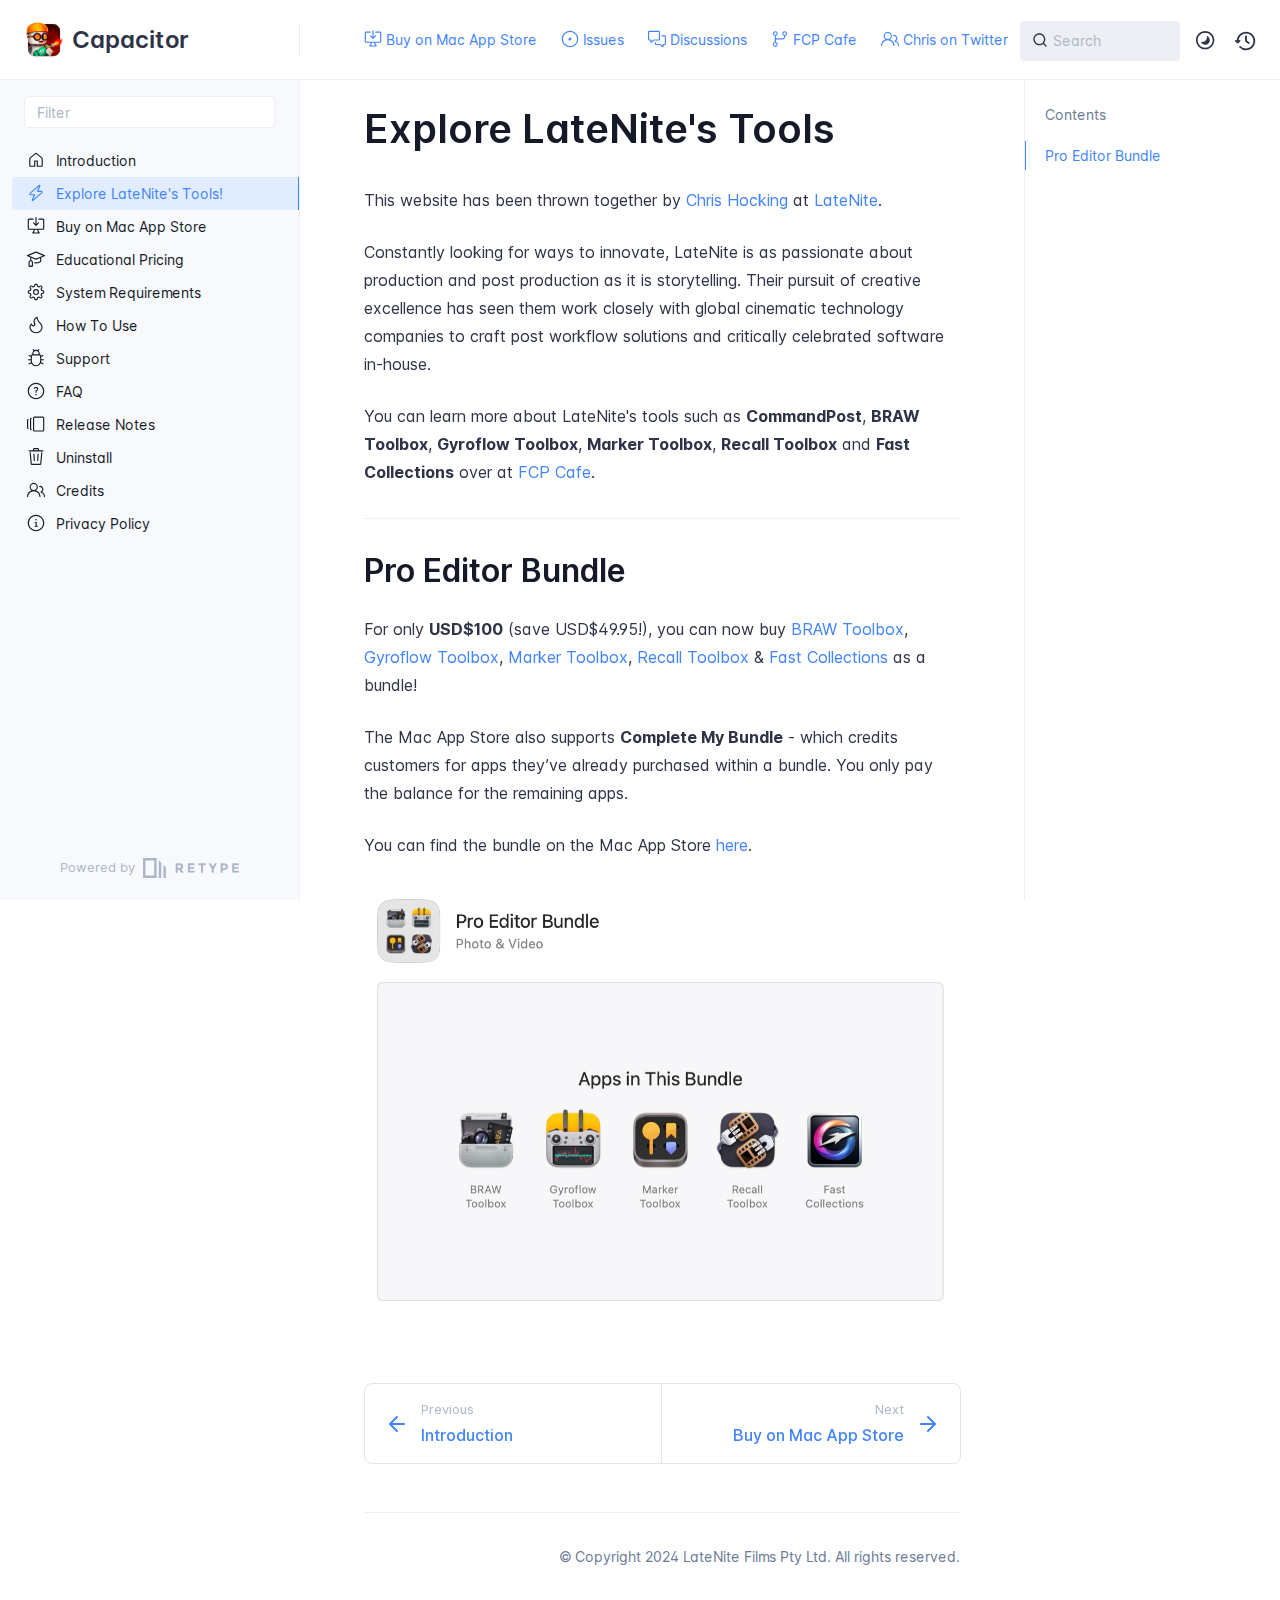
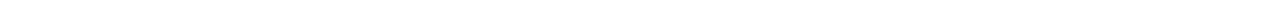
<file: latenite/index.html>
<!DOCTYPE html>
<html lang="en" class="h-full">
<head>
    <meta charset="UTF-8">
    <meta name="viewport" content="width=device-width,initial-scale=1">
    <meta name="turbo-cache-control" content="no-cache" data-turbo-track="reload" data-track-token="3.6.0.785203519518">

    <!-- See retype.com -->
    <meta name="generator" content="Retype 3.6.0">

    <!-- Primary Meta Tags -->
    <title>Explore LateNite&#39;s Tools</title>
    <meta name="title" content="Explore LateNite's Tools">
    <meta name="description" content="This website has been thrown together by Chris Hocking at LateNite.">

    <!-- Canonical -->
    <link rel="canonical" href="https://capacitor.pro/latenite/">

    <!-- Open Graph / Facebook -->
    <meta property="og:type" content="website">
    <meta property="og:url" content="https://capacitor.pro/latenite/">
    <meta property="og:title" content="Explore LateNite's Tools">
    <meta property="og:description" content="This website has been thrown together by Chris Hocking at LateNite.">

    <!-- Twitter -->
    <meta property="twitter:card" content="summary_large_image">
    <meta property="twitter:url" content="https://capacitor.pro/latenite/">
    <meta property="twitter:title" content="Explore LateNite's Tools">
    <meta property="twitter:description" content="This website has been thrown together by Chris Hocking at LateNite.">

    <script data-cfasync="false">(function () { var el = document.documentElement, m = localStorage.getItem("doc_theme"), wm = window.matchMedia; if (m === "dark" || (!m && wm && wm("(prefers-color-scheme: dark)").matches)) { el.classList.add("dark") } else { el.classList.remove("dark") } })();</script>

    <link href="../resources/css/retype.css?v=3.6.0.785203519518" rel="stylesheet">

    <script data-cfasync="false" src="../resources/js/config.js?v=3.6.0.785203519518" data-turbo-eval="false" defer></script>
    <script data-cfasync="false" src="../resources/js/retype.js?v=3.6.0" data-turbo-eval="false" defer></script>
    <script id="lunr-js" data-cfasync="false" src="../resources/js/lunr.js?v=3.6.0.785203519518" data-turbo-eval="false" defer></script>
</head>
<body>
    <div id="docs-app" class="relative text-base antialiased text-gray-700 bg-white font-body dark:bg-dark-850 dark:text-dark-300">
        <div class="absolute bottom-0 left-0 bg-gray-100 dark:bg-dark-800" style="top: 5rem; right: 50%"></div>
    
        <header id="docs-site-header" class="sticky top-0 z-30 flex w-full h-16 bg-white border-b border-gray-200 md:h-20 dark:bg-dark-850 dark:border-dark-650">
            <div class="container relative flex items-center justify-between pr-6 grow md:justify-start">
                <!-- Mobile menu button skeleton -->
                <button v-cloak class="skeleton docs-mobile-menu-button flex items-center justify-center shrink-0 overflow-hidden dark:text-white focus:outline-none rounded-full w-10 h-10 ml-3.5 md:hidden"><svg xmlns="http://www.w3.org/2000/svg" class="mb-px shrink-0" width="24" height="24" viewBox="0 0 24 24" role="presentation" style="margin-bottom: 0px;"><g fill="currentColor"><path d="M2 4h20v2H2zM2 11h20v2H2zM2 18h20v2H2z"></path></g></svg></button>
                <div v-cloak id="docs-sidebar-toggle"></div>
        
                <!-- Logo -->
                <div class="flex items-center justify-between h-full py-2 md:w-75">
                    <div class="flex items-center px-2 md:px-6">
                        <a id="docs-site-logo" href="../" class="flex items-center leading-snug text-2xl">
                            <span class="w-10 mr-2 grow-0 shrink-0 overflow-hidden">
                                <img class="max-h-10 dark:hidden md:inline-block" src="../static/logo.png">
                                <img class="max-h-10 hidden dark:inline-block" src="../static/logo.png">
                            </span>
                            <span class="dark:text-white font-semibold line-clamp-1 md:line-clamp-2">Capacitor</span>
                        </a>
                    </div>
        
                    <span class="hidden h-8 border-r md:inline-block dark:border-dark-650"></span>
                </div>
        
                <div class="flex justify-between md:grow">
                    <!-- Top Nav -->
                    <nav class="hidden md:flex">
                        <ul class="flex flex-col mb-4 md:pl-16 md:mb-0 md:flex-row md:items-center">
                            <li class="mr-6">
                                <a class="py-2 md:mb-0 inline-flex items-center text-sm whitespace-nowrap transition-colors duration-200 ease-linear md:text-blue-500 dark:text-blue-400 hover:text-blue-800 dark:hover:text-blue-200" href="../buy/">
                                    <svg xmlns="http://www.w3.org/2000/svg" class="mb-px mr-1" width="18" height="18" viewBox="0 0 24 24" role="presentation">
                                        <g fill="currentColor">
                                            <path d="M11.25 9.331V.75a.75.75 0 0 1 1.5 0v8.58l1.949-2.11A.75.75 0 1 1 15.8 8.237l-3.25 3.52a.75.75 0 0 1-1.102 0l-3.25-3.52A.75.75 0 1 1 9.3 7.22l1.949 2.111Z"/><path d="M2.5 3.75v11.5c0 .138.112.25.25.25h18.5a.25.25 0 0 0 .25-.25V3.75a.25.25 0 0 0-.25-.25h-5.5a.75.75 0 0 1 0-1.5h5.5c.966 0 1.75.784 1.75 1.75v11.5A1.75 1.75 0 0 1 21.25 17h-6.204c.171 1.375.805 2.652 1.769 3.757A.752.752 0 0 1 16.25 22h-8.5a.75.75 0 0 1-.566-1.243c.965-1.105 1.599-2.382 1.77-3.757H2.75A1.75 1.75 0 0 1 1 15.25V3.75C1 2.784 1.784 2 2.75 2h5.5a.75.75 0 0 1 0 1.5h-5.5a.25.25 0 0 0-.25.25ZM10.463 17c-.126 1.266-.564 2.445-1.223 3.5h5.52c-.66-1.055-1.098-2.234-1.223-3.5Z"/>
                                        </g>
                                    </svg>
                                    <span>Buy on Mac App Store</span>
                                </a>
                            </li>
                            <li class="mr-6">
                                <a class="py-2 md:mb-0 inline-flex items-center text-sm whitespace-nowrap transition-colors duration-200 ease-linear md:text-blue-500 dark:text-blue-400 hover:text-blue-800 dark:hover:text-blue-200" href="https://github.com/latenitefilms/capacitor/issues" target="_blank">
                                    <svg xmlns="http://www.w3.org/2000/svg" class="mb-px mr-1" width="18" height="18" viewBox="0 0 24 24" role="presentation">
                                        <g fill="currentColor">
                                            <path d="M12 1c6.075 0 11 4.925 11 11s-4.925 11-11 11S1 18.075 1 12 5.925 1 12 1ZM2.5 12a9.5 9.5 0 0 0 9.5 9.5 9.5 9.5 0 0 0 9.5-9.5A9.5 9.5 0 0 0 12 2.5 9.5 9.5 0 0 0 2.5 12Zm9.5 2a2 2 0 1 1-.001-3.999A2 2 0 0 1 12 14Z"/>
                                        </g>
                                    </svg>
                                    <span>Issues</span>
                                </a>
                            </li>
                            <li class="mr-6">
                                <a class="py-2 md:mb-0 inline-flex items-center text-sm whitespace-nowrap transition-colors duration-200 ease-linear md:text-blue-500 dark:text-blue-400 hover:text-blue-800 dark:hover:text-blue-200" href="https://github.com/latenitefilms/capacitor/discussions" target="_blank">
                                    <svg xmlns="http://www.w3.org/2000/svg" class="mb-px mr-1" width="18" height="18" viewBox="0 0 24 24" role="presentation">
                                        <g fill="currentColor">
                                            <path d="M1.75 1h12.5c.966 0 1.75.784 1.75 1.75v9.5A1.75 1.75 0 0 1 14.25 14H8.061l-2.574 2.573A1.458 1.458 0 0 1 3 15.543V14H1.75A1.75 1.75 0 0 1 0 12.25v-9.5C0 1.784.784 1 1.75 1ZM1.5 2.75v9.5c0 .138.112.25.25.25h2a.75.75 0 0 1 .75.75v2.19l2.72-2.72a.749.749 0 0 1 .53-.22h6.5a.25.25 0 0 0 .25-.25v-9.5a.25.25 0 0 0-.25-.25H1.75a.25.25 0 0 0-.25.25Z"/><path d="M22.5 8.75a.25.25 0 0 0-.25-.25h-3.5a.75.75 0 0 1 0-1.5h3.5c.966 0 1.75.784 1.75 1.75v9.5A1.75 1.75 0 0 1 22.25 20H21v1.543a1.457 1.457 0 0 1-2.487 1.03L15.939 20H10.75A1.75 1.75 0 0 1 9 18.25v-1.465a.75.75 0 0 1 1.5 0v1.465c0 .138.112.25.25.25h5.5a.75.75 0 0 1 .53.22l2.72 2.72v-2.19a.75.75 0 0 1 .75-.75h2a.25.25 0 0 0 .25-.25v-9.5Z"/>
                                        </g>
                                    </svg>
                                    <span>Discussions</span>
                                </a>
                            </li>
                            <li class="mr-6">
                                <a class="py-2 md:mb-0 inline-flex items-center text-sm whitespace-nowrap transition-colors duration-200 ease-linear md:text-blue-500 dark:text-blue-400 hover:text-blue-800 dark:hover:text-blue-200" href="https://fcp.cafe" target="_blank">
                                    <svg xmlns="http://www.w3.org/2000/svg" class="mb-px mr-1" width="18" height="18" viewBox="0 0 24 24" role="presentation">
                                        <g fill="currentColor">
                                            <path d="M15 4.75a3.25 3.25 0 1 1 6.5 0 3.25 3.25 0 0 1-6.5 0ZM2.5 19.25a3.25 3.25 0 1 1 6.5 0 3.25 3.25 0 0 1-6.5 0Zm0-14.5a3.25 3.25 0 1 1 6.5 0 3.25 3.25 0 0 1-6.5 0ZM5.75 6.5a1.75 1.75 0 1 0-.001-3.501A1.75 1.75 0 0 0 5.75 6.5Zm0 14.5a1.75 1.75 0 1 0-.001-3.501A1.75 1.75 0 0 0 5.75 21Zm12.5-14.5a1.75 1.75 0 1 0-.001-3.501A1.75 1.75 0 0 0 18.25 6.5Z"/><path d="M5.75 16.75A.75.75 0 0 1 5 16V8a.75.75 0 0 1 1.5 0v8a.75.75 0 0 1-.75.75Z"/><path d="M17.5 8.75v-1H19v1a3.75 3.75 0 0 1-3.75 3.75h-7a1.75 1.75 0 0 0-1.75 1.75H5A3.25 3.25 0 0 1 8.25 11h7a2.25 2.25 0 0 0 2.25-2.25Z"/>
                                        </g>
                                    </svg>
                                    <span>FCP Cafe</span>
                                </a>
                            </li>
                            <li class="mr-6">
                                <a class="py-2 md:mb-0 inline-flex items-center text-sm whitespace-nowrap transition-colors duration-200 ease-linear md:text-blue-500 dark:text-blue-400 hover:text-blue-800 dark:hover:text-blue-200" href="https://twitter.com/chrisatlatenite" target="_blank">
                                    <svg xmlns="http://www.w3.org/2000/svg" class="mb-px mr-1" width="18" height="18" viewBox="0 0 24 24" role="presentation">
                                        <g fill="currentColor">
                                            <path d="M3.5 8a5.5 5.5 0 1 1 8.596 4.547 9.005 9.005 0 0 1 5.9 8.18.751.751 0 0 1-1.5.045 7.5 7.5 0 0 0-14.993 0 .75.75 0 0 1-1.499-.044 9.005 9.005 0 0 1 5.9-8.181A5.496 5.496 0 0 1 3.5 8ZM9 4a4 4 0 1 0 0 8 4 4 0 0 0 0-8Zm8.29 4c-.148 0-.292.01-.434.03a.75.75 0 1 1-.212-1.484 4.53 4.53 0 0 1 3.38 8.097 6.69 6.69 0 0 1 3.956 6.107.75.75 0 0 1-1.5 0 5.193 5.193 0 0 0-3.696-4.972l-.534-.16v-1.676l.41-.209A3.03 3.03 0 0 0 17.29 8Z"/>
                                        </g>
                                    </svg>
                                    <span>Chris on Twitter</span>
                                </a>
                            </li>
                            <li class="mr-6">
                                <a class="py-2 md:mb-0 inline-flex items-center text-sm whitespace-nowrap transition-colors duration-200 ease-linear md:text-blue-500 dark:text-blue-400 hover:text-blue-800 dark:hover:text-blue-200" href="https://latenitefilms.com" target="_blank">
                                    <svg xmlns="http://www.w3.org/2000/svg" class="mb-px mr-1" width="18" height="18" viewBox="0 0 24 24" role="presentation">
                                        <g fill="currentColor">
                                            <path d="M12 2.5c-3.81 0-6.5 2.743-6.5 6.119 0 1.536.632 2.572 1.425 3.56.172.215.347.422.527.635l.096.112c.21.25.427.508.63.774.404.531.783 1.128.995 1.834a.75.75 0 0 1-1.436.432c-.138-.46-.397-.89-.753-1.357a18.111 18.111 0 0 0-.582-.714l-.092-.11c-.18-.212-.37-.436-.555-.667C4.87 12.016 4 10.651 4 8.618 4 4.363 7.415 1 12 1s8 3.362 8 7.619c0 2.032-.87 3.397-1.755 4.5-.185.23-.375.454-.555.667l-.092.109c-.21.248-.405.481-.582.714-.356.467-.615.898-.753 1.357a.751.751 0 0 1-1.437-.432c.213-.706.592-1.303.997-1.834.202-.266.419-.524.63-.774l.095-.112c.18-.213.355-.42.527-.634.793-.99 1.425-2.025 1.425-3.561C18.5 5.243 15.81 2.5 12 2.5ZM8.75 18h6.5a.75.75 0 0 1 0 1.5h-6.5a.75.75 0 0 1 0-1.5Zm.75 3.75a.75.75 0 0 1 .75-.75h3.5a.75.75 0 0 1 0 1.5h-3.5a.75.75 0 0 1-.75-.75Z"/>
                                        </g>
                                    </svg>
                                    <span>LateNite</span>
                                </a>
                            </li>
        
                        </ul>
                    </nav>
        
                    <!-- Header Right Skeleton -->
                    <div v-cloak class="flex justify-end grow skeleton">
        
                        <!-- Search input mock -->
                        <div class="relative hidden w-40 lg:block lg:max-w-sm lg:ml-auto">
                            <div class="absolute flex items-center justify-center h-full pl-3 dark:text-dark-300">
                                <svg xmlns="http://www.w3.org/2000/svg" class="icon-base" width="16" height="16" viewBox="0 0 24 24" aria-labelledby="icon" role="presentation" style="margin-bottom: 1px;"><g fill="currentColor" ><path d="M21.71 20.29l-3.68-3.68A8.963 8.963 0 0020 11c0-4.96-4.04-9-9-9s-9 4.04-9 9 4.04 9 9 9c2.12 0 4.07-.74 5.61-1.97l3.68 3.68c.2.19.45.29.71.29s.51-.1.71-.29c.39-.39.39-1.03 0-1.42zM4 11c0-3.86 3.14-7 7-7s7 3.14 7 7c0 1.92-.78 3.66-2.04 4.93-.01.01-.02.01-.02.01-.01.01-.01.01-.01.02A6.98 6.98 0 0111 18c-3.86 0-7-3.14-7-7z" ></path></g></svg>
                            </div>
                            <input class="w-full h-10 placeholder-gray-400 transition-colors duration-200 ease-in bg-gray-200 border border-transparent rounded md:text-sm hover:bg-white hover:border-gray-300 focus:outline-none focus:bg-white focus:border-gray-500 dark:bg-dark-600 dark:border-dark-600 dark:placeholder-dark-400" style="padding: 0.625rem 0.75rem 0.625rem 2rem" type="text" placeholder="Search">
                        </div>
        
                        <!-- Mobile search button -->
                        <div class="flex items-center justify-center w-10 h-10 lg:hidden">
                            <svg xmlns="http://www.w3.org/2000/svg" class="shrink-0 icon-base" width="20" height="20" viewBox="0 0 24 24" aria-labelledby="icon" role="presentation" style="margin-bottom: 0px;"><g fill="currentColor" ><path d="M21.71 20.29l-3.68-3.68A8.963 8.963 0 0020 11c0-4.96-4.04-9-9-9s-9 4.04-9 9 4.04 9 9 9c2.12 0 4.07-.74 5.61-1.97l3.68 3.68c.2.19.45.29.71.29s.51-.1.71-.29c.39-.39.39-1.03 0-1.42zM4 11c0-3.86 3.14-7 7-7s7 3.14 7 7c0 1.92-.78 3.66-2.04 4.93-.01.01-.02.01-.02.01-.01.01-.01.01-.01.02A6.98 6.98 0 0111 18c-3.86 0-7-3.14-7-7z" ></path></g></svg>
                        </div>
        
                        <!-- Dark mode switch placeholder -->
                        <div class="w-10 h-10 lg:ml-2"></div>
        
                        <!-- History button -->
                        <div class="flex items-center justify-center w-10 h-10" style="margin-right: -0.625rem;">
                            <svg xmlns="http://www.w3.org/2000/svg" class="shrink-0 icon-base" width="22" height="22" viewBox="0 0 24 24" aria-labelledby="icon" role="presentation" style="margin-bottom: 0px;"><g fill="currentColor" ><g ><path d="M12.01 6.01c-.55 0-1 .45-1 1V12a1 1 0 00.4.8l3 2.22a.985.985 0 001.39-.2.996.996 0 00-.21-1.4l-2.6-1.92V7.01c.02-.55-.43-1-.98-1z"></path><path d="M12.01 1.91c-5.33 0-9.69 4.16-10.05 9.4l-.29-.26a.997.997 0 10-1.34 1.48l1.97 1.79c.19.17.43.26.67.26s.48-.09.67-.26l1.97-1.79a.997.997 0 10-1.34-1.48l-.31.28c.34-4.14 3.82-7.41 8.05-7.41 4.46 0 8.08 3.63 8.08 8.09s-3.63 8.08-8.08 8.08c-2.18 0-4.22-.85-5.75-2.4a.996.996 0 10-1.42 1.4 10.02 10.02 0 007.17 2.99c5.56 0 10.08-4.52 10.08-10.08.01-5.56-4.52-10.09-10.08-10.09z"></path></g></g></svg>
                        </div>
                    </div>
        
                    <div v-cloak class="flex justify-end grow">
                        <div id="docs-mobile-search-button"></div>
                        <doc-search-desktop></doc-search-desktop>
        
                        <doc-theme-switch class="lg:ml-2"></doc-theme-switch>
                        <doc-history></doc-history>
                    </div>
                </div>
            </div>
        </header>
    
        <div class="container relative flex bg-white">
            <!-- Sidebar Skeleton -->
            <div v-cloak class="fixed flex flex-col shrink-0 duration-300 ease-in-out bg-gray-100 border-gray-200 sidebar top-20 w-75 border-r h-screen md:sticky transition-transform skeleton dark:bg-dark-800 dark:border-dark-650">
            
                <!-- Render this div, if config.showSidebarFilter is `true` -->
                <div class="flex items-center h-16 px-6">
                    <input class="w-full h-8 px-3 py-2 transition-colors duration-200 ease-linear bg-white border border-gray-200 rounded shadow-none text-sm focus:outline-none focus:border-gray-600 dark:bg-dark-600 dark:border-dark-600" type="text" placeholder="Filter">
                </div>
            
                <div class="pl-6 mt-1 mb-4">
                    <div class="w-32 h-3 mb-4 bg-gray-200 rounded-full loading dark:bg-dark-600"></div>
                    <div class="w-48 h-3 mb-4 bg-gray-200 rounded-full loading dark:bg-dark-600"></div>
                    <div class="w-40 h-3 mb-4 bg-gray-200 rounded-full loading dark:bg-dark-600"></div>
                    <div class="w-32 h-3 mb-4 bg-gray-200 rounded-full loading dark:bg-dark-600"></div>
                    <div class="w-48 h-3 mb-4 bg-gray-200 rounded-full loading dark:bg-dark-600"></div>
                    <div class="w-40 h-3 mb-4 bg-gray-200 rounded-full loading dark:bg-dark-600"></div>
                </div>
            
                <div class="shrink-0 mt-auto bg-transparent dark:border-dark-650">
                    <a class="flex items-center justify-center flex-nowrap h-16 text-gray-400 dark:text-dark-400 hover:text-gray-700 dark:hover:text-dark-300 transition-colors duration-150 ease-in docs-powered-by" target="_blank" href="https://retype.com/" rel="noopener">
                        <span class="text-xs whitespace-nowrap">Powered by</span>
                        <svg xmlns="http://www.w3.org/2000/svg" class="ml-2" fill="currentColor" width="96" height="20" overflow="visible"><path d="M0 0v20h13.59V0H0zm11.15 17.54H2.44V2.46h8.71v15.08zM15.8 20h2.44V4.67L15.8 2.22zM20.45 6.89V20h2.44V9.34z"/><g><path d="M40.16 8.44c0 1.49-.59 2.45-1.75 2.88l2.34 3.32h-2.53l-2.04-2.96h-1.43v2.96h-2.06V5.36h3.5c1.43 0 2.46.24 3.07.73s.9 1.27.9 2.35zm-2.48 1.1c.26-.23.38-.59.38-1.09 0-.5-.13-.84-.4-1.03s-.73-.28-1.39-.28h-1.54v2.75h1.5c.72 0 1.2-.12 1.45-.35zM51.56 5.36V7.2h-4.59v1.91h4.13v1.76h-4.13v1.92h4.74v1.83h-6.79V5.36h6.64zM60.09 7.15v7.48h-2.06V7.15h-2.61V5.36h7.28v1.79h-2.61zM70.81 14.64h-2.06v-3.66l-3.19-5.61h2.23l1.99 3.45 1.99-3.45H74l-3.19 5.61v3.66zM83.99 6.19c.65.55.97 1.4.97 2.55s-.33 1.98-1 2.51-1.68.8-3.04.8h-1.23v2.59h-2.06V5.36h3.26c1.42 0 2.45.28 3.1.83zm-1.51 3.65c.25-.28.37-.69.37-1.22s-.16-.92-.48-1.14c-.32-.23-.82-.34-1.5-.34H79.7v3.12h1.38c.68 0 1.15-.14 1.4-.42zM95.85 5.36V7.2h-4.59v1.91h4.13v1.76h-4.13v1.92H96v1.83h-6.79V5.36h6.64z"/></g></svg>
                    </a>
                </div>
            </div>
            
            <!-- Sidebar component -->
            <doc-sidebar v-cloak>
                <template #sidebar-footer>
                    <div class="shrink-0 mt-auto border-t md:bg-transparent md:border-none dark:border-dark-650">
            
                        <div class="py-3 px-6 md:hidden border-b dark:border-dark-650">
                            <nav>
                                <ul class="flex flex-wrap justify-center items-center">
                                    <li class="mr-6">
                                        <a class="block py-1 inline-flex items-center text-sm whitespace-nowrap transition-colors duration-200 ease-linear md:text-blue-500 dark:text-blue-400 hover:text-blue-800 dark:hover:text-blue-200" href="../buy/">
                                            <svg xmlns="http://www.w3.org/2000/svg" class="mb-px mr-1" width="18" height="18" viewBox="0 0 24 24" role="presentation">
                                                <g fill="currentColor">
                                                    <path d="M11.25 9.331V.75a.75.75 0 0 1 1.5 0v8.58l1.949-2.11A.75.75 0 1 1 15.8 8.237l-3.25 3.52a.75.75 0 0 1-1.102 0l-3.25-3.52A.75.75 0 1 1 9.3 7.22l1.949 2.111Z"/><path d="M2.5 3.75v11.5c0 .138.112.25.25.25h18.5a.25.25 0 0 0 .25-.25V3.75a.25.25 0 0 0-.25-.25h-5.5a.75.75 0 0 1 0-1.5h5.5c.966 0 1.75.784 1.75 1.75v11.5A1.75 1.75 0 0 1 21.25 17h-6.204c.171 1.375.805 2.652 1.769 3.757A.752.752 0 0 1 16.25 22h-8.5a.75.75 0 0 1-.566-1.243c.965-1.105 1.599-2.382 1.77-3.757H2.75A1.75 1.75 0 0 1 1 15.25V3.75C1 2.784 1.784 2 2.75 2h5.5a.75.75 0 0 1 0 1.5h-5.5a.25.25 0 0 0-.25.25ZM10.463 17c-.126 1.266-.564 2.445-1.223 3.5h5.52c-.66-1.055-1.098-2.234-1.223-3.5Z"/>
                                                </g>
                                            </svg>
                                            <span>Buy on Mac App Store</span>
                                        </a>
                                    </li>
                                    <li class="mr-6">
                                        <a class="block py-1 inline-flex items-center text-sm whitespace-nowrap transition-colors duration-200 ease-linear md:text-blue-500 dark:text-blue-400 hover:text-blue-800 dark:hover:text-blue-200" href="https://github.com/latenitefilms/capacitor/issues" target="_blank">
                                            <svg xmlns="http://www.w3.org/2000/svg" class="mb-px mr-1" width="18" height="18" viewBox="0 0 24 24" role="presentation">
                                                <g fill="currentColor">
                                                    <path d="M12 1c6.075 0 11 4.925 11 11s-4.925 11-11 11S1 18.075 1 12 5.925 1 12 1ZM2.5 12a9.5 9.5 0 0 0 9.5 9.5 9.5 9.5 0 0 0 9.5-9.5A9.5 9.5 0 0 0 12 2.5 9.5 9.5 0 0 0 2.5 12Zm9.5 2a2 2 0 1 1-.001-3.999A2 2 0 0 1 12 14Z"/>
                                                </g>
                                            </svg>
                                            <span>Issues</span>
                                        </a>
                                    </li>
                                    <li class="mr-6">
                                        <a class="block py-1 inline-flex items-center text-sm whitespace-nowrap transition-colors duration-200 ease-linear md:text-blue-500 dark:text-blue-400 hover:text-blue-800 dark:hover:text-blue-200" href="https://github.com/latenitefilms/capacitor/discussions" target="_blank">
                                            <svg xmlns="http://www.w3.org/2000/svg" class="mb-px mr-1" width="18" height="18" viewBox="0 0 24 24" role="presentation">
                                                <g fill="currentColor">
                                                    <path d="M1.75 1h12.5c.966 0 1.75.784 1.75 1.75v9.5A1.75 1.75 0 0 1 14.25 14H8.061l-2.574 2.573A1.458 1.458 0 0 1 3 15.543V14H1.75A1.75 1.75 0 0 1 0 12.25v-9.5C0 1.784.784 1 1.75 1ZM1.5 2.75v9.5c0 .138.112.25.25.25h2a.75.75 0 0 1 .75.75v2.19l2.72-2.72a.749.749 0 0 1 .53-.22h6.5a.25.25 0 0 0 .25-.25v-9.5a.25.25 0 0 0-.25-.25H1.75a.25.25 0 0 0-.25.25Z"/><path d="M22.5 8.75a.25.25 0 0 0-.25-.25h-3.5a.75.75 0 0 1 0-1.5h3.5c.966 0 1.75.784 1.75 1.75v9.5A1.75 1.75 0 0 1 22.25 20H21v1.543a1.457 1.457 0 0 1-2.487 1.03L15.939 20H10.75A1.75 1.75 0 0 1 9 18.25v-1.465a.75.75 0 0 1 1.5 0v1.465c0 .138.112.25.25.25h5.5a.75.75 0 0 1 .53.22l2.72 2.72v-2.19a.75.75 0 0 1 .75-.75h2a.25.25 0 0 0 .25-.25v-9.5Z"/>
                                                </g>
                                            </svg>
                                            <span>Discussions</span>
                                        </a>
                                    </li>
                                    <li class="mr-6">
                                        <a class="block py-1 inline-flex items-center text-sm whitespace-nowrap transition-colors duration-200 ease-linear md:text-blue-500 dark:text-blue-400 hover:text-blue-800 dark:hover:text-blue-200" href="https://fcp.cafe" target="_blank">
                                            <svg xmlns="http://www.w3.org/2000/svg" class="mb-px mr-1" width="18" height="18" viewBox="0 0 24 24" role="presentation">
                                                <g fill="currentColor">
                                                    <path d="M15 4.75a3.25 3.25 0 1 1 6.5 0 3.25 3.25 0 0 1-6.5 0ZM2.5 19.25a3.25 3.25 0 1 1 6.5 0 3.25 3.25 0 0 1-6.5 0Zm0-14.5a3.25 3.25 0 1 1 6.5 0 3.25 3.25 0 0 1-6.5 0ZM5.75 6.5a1.75 1.75 0 1 0-.001-3.501A1.75 1.75 0 0 0 5.75 6.5Zm0 14.5a1.75 1.75 0 1 0-.001-3.501A1.75 1.75 0 0 0 5.75 21Zm12.5-14.5a1.75 1.75 0 1 0-.001-3.501A1.75 1.75 0 0 0 18.25 6.5Z"/><path d="M5.75 16.75A.75.75 0 0 1 5 16V8a.75.75 0 0 1 1.5 0v8a.75.75 0 0 1-.75.75Z"/><path d="M17.5 8.75v-1H19v1a3.75 3.75 0 0 1-3.75 3.75h-7a1.75 1.75 0 0 0-1.75 1.75H5A3.25 3.25 0 0 1 8.25 11h7a2.25 2.25 0 0 0 2.25-2.25Z"/>
                                                </g>
                                            </svg>
                                            <span>FCP Cafe</span>
                                        </a>
                                    </li>
                                    <li class="mr-6">
                                        <a class="block py-1 inline-flex items-center text-sm whitespace-nowrap transition-colors duration-200 ease-linear md:text-blue-500 dark:text-blue-400 hover:text-blue-800 dark:hover:text-blue-200" href="https://twitter.com/chrisatlatenite" target="_blank">
                                            <svg xmlns="http://www.w3.org/2000/svg" class="mb-px mr-1" width="18" height="18" viewBox="0 0 24 24" role="presentation">
                                                <g fill="currentColor">
                                                    <path d="M3.5 8a5.5 5.5 0 1 1 8.596 4.547 9.005 9.005 0 0 1 5.9 8.18.751.751 0 0 1-1.5.045 7.5 7.5 0 0 0-14.993 0 .75.75 0 0 1-1.499-.044 9.005 9.005 0 0 1 5.9-8.181A5.496 5.496 0 0 1 3.5 8ZM9 4a4 4 0 1 0 0 8 4 4 0 0 0 0-8Zm8.29 4c-.148 0-.292.01-.434.03a.75.75 0 1 1-.212-1.484 4.53 4.53 0 0 1 3.38 8.097 6.69 6.69 0 0 1 3.956 6.107.75.75 0 0 1-1.5 0 5.193 5.193 0 0 0-3.696-4.972l-.534-.16v-1.676l.41-.209A3.03 3.03 0 0 0 17.29 8Z"/>
                                                </g>
                                            </svg>
                                            <span>Chris on Twitter</span>
                                        </a>
                                    </li>
                                    <li class="mr-6">
                                        <a class="block py-1 inline-flex items-center text-sm whitespace-nowrap transition-colors duration-200 ease-linear md:text-blue-500 dark:text-blue-400 hover:text-blue-800 dark:hover:text-blue-200" href="https://latenitefilms.com" target="_blank">
                                            <svg xmlns="http://www.w3.org/2000/svg" class="mb-px mr-1" width="18" height="18" viewBox="0 0 24 24" role="presentation">
                                                <g fill="currentColor">
                                                    <path d="M12 2.5c-3.81 0-6.5 2.743-6.5 6.119 0 1.536.632 2.572 1.425 3.56.172.215.347.422.527.635l.096.112c.21.25.427.508.63.774.404.531.783 1.128.995 1.834a.75.75 0 0 1-1.436.432c-.138-.46-.397-.89-.753-1.357a18.111 18.111 0 0 0-.582-.714l-.092-.11c-.18-.212-.37-.436-.555-.667C4.87 12.016 4 10.651 4 8.618 4 4.363 7.415 1 12 1s8 3.362 8 7.619c0 2.032-.87 3.397-1.755 4.5-.185.23-.375.454-.555.667l-.092.109c-.21.248-.405.481-.582.714-.356.467-.615.898-.753 1.357a.751.751 0 0 1-1.437-.432c.213-.706.592-1.303.997-1.834.202-.266.419-.524.63-.774l.095-.112c.18-.213.355-.42.527-.634.793-.99 1.425-2.025 1.425-3.561C18.5 5.243 15.81 2.5 12 2.5ZM8.75 18h6.5a.75.75 0 0 1 0 1.5h-6.5a.75.75 0 0 1 0-1.5Zm.75 3.75a.75.75 0 0 1 .75-.75h3.5a.75.75 0 0 1 0 1.5h-3.5a.75.75 0 0 1-.75-.75Z"/>
                                                </g>
                                            </svg>
                                            <span>LateNite</span>
                                        </a>
                                    </li>
            
                                </ul>
                            </nav>
                        </div>
            
                        <a class="flex items-center justify-center flex-nowrap h-16 text-gray-400 dark:text-dark-400 hover:text-gray-700 dark:hover:text-dark-300 transition-colors duration-150 ease-in docs-powered-by" target="_blank" href="https://retype.com/" rel="noopener">
                            <span class="text-xs whitespace-nowrap">Powered by</span>
                            <svg xmlns="http://www.w3.org/2000/svg" class="ml-2" fill="currentColor" width="96" height="20" overflow="visible"><path d="M0 0v20h13.59V0H0zm11.15 17.54H2.44V2.46h8.71v15.08zM15.8 20h2.44V4.67L15.8 2.22zM20.45 6.89V20h2.44V9.34z"/><g><path d="M40.16 8.44c0 1.49-.59 2.45-1.75 2.88l2.34 3.32h-2.53l-2.04-2.96h-1.43v2.96h-2.06V5.36h3.5c1.43 0 2.46.24 3.07.73s.9 1.27.9 2.35zm-2.48 1.1c.26-.23.38-.59.38-1.09 0-.5-.13-.84-.4-1.03s-.73-.28-1.39-.28h-1.54v2.75h1.5c.72 0 1.2-.12 1.45-.35zM51.56 5.36V7.2h-4.59v1.91h4.13v1.76h-4.13v1.92h4.74v1.83h-6.79V5.36h6.64zM60.09 7.15v7.48h-2.06V7.15h-2.61V5.36h7.28v1.79h-2.61zM70.81 14.64h-2.06v-3.66l-3.19-5.61h2.23l1.99 3.45 1.99-3.45H74l-3.19 5.61v3.66zM83.99 6.19c.65.55.97 1.4.97 2.55s-.33 1.98-1 2.51-1.68.8-3.04.8h-1.23v2.59h-2.06V5.36h3.26c1.42 0 2.45.28 3.1.83zm-1.51 3.65c.25-.28.37-.69.37-1.22s-.16-.92-.48-1.14c-.32-.23-.82-.34-1.5-.34H79.7v3.12h1.38c.68 0 1.15-.14 1.4-.42zM95.85 5.36V7.2h-4.59v1.91h4.13v1.76h-4.13v1.92H96v1.83h-6.79V5.36h6.64z"/></g></svg>
                        </a>
                    </div>
                </template>
            </doc-sidebar>
    
            <div class="grow min-w-0 dark:bg-dark-850">
                <!-- Render "toolbar" template here on api pages --><!-- Render page content -->
                <div class="flex">
                    <div class="min-w-0 p-4 grow md:px-16">
                        <main class="relative pb-12 lg:pt-2">
                            <div class="docs-markdown" id="docs-content">
                                <!-- Rendered if sidebar right is enabled -->
                                <div id="docs-sidebar-right-toggle"></div>
                                <!-- Page content  -->
<doc-anchor-target id="explore-latenites-tools" class="break-words">
    <h1>
        <doc-anchor-trigger class="header-anchor-trigger" to="#explore-latenites-tools">#</doc-anchor-trigger>
        <span>Explore LateNite&#x27;s Tools</span>
    </h1>
</doc-anchor-target>
<p>This website has been thrown together by <a href="https://twitter.com/chrisatlatenite">Chris Hocking</a> at <a href="https://latenitefilms.com/technology">LateNite</a>.</p>
<p>Constantly looking for ways to innovate, LateNite is as passionate about production and post production as it is storytelling. Their pursuit of creative excellence has seen them work closely with global cinematic technology companies to craft post workflow solutions and critically celebrated software in-house.</p>
<p>You can learn more about LateNite&#x27;s tools such as <strong>CommandPost</strong>, <strong>BRAW Toolbox</strong>, <strong>Gyroflow Toolbox</strong>, <strong>Marker Toolbox</strong>, <strong>Recall Toolbox</strong> and <strong>Fast Collections</strong> over at <a href="https://fcp.cafe/latenite/">FCP Cafe</a>.</p>
<hr>
<doc-anchor-target id="pro-editor-bundle">
    <h2>
        <doc-anchor-trigger class="header-anchor-trigger" to="#pro-editor-bundle">#</doc-anchor-trigger>
        <span>Pro Editor Bundle</span>
    </h2>
</doc-anchor-target>
<p>For only <strong>USD$100</strong> (save USD$49.95!), you can now buy <a href="https://brawtoolbox.io">BRAW Toolbox</a>, <a href="https://gyroflowtoolbox.io">Gyroflow Toolbox</a>, <a href="https://markertoolbox.io">Marker Toolbox</a>, <a href="https://recalltoolbox.io">Recall Toolbox</a> &amp; <a href="https://fastcollections.io">Fast Collections</a> as a bundle!</p>
<p>The Mac App Store also supports <strong>Complete My Bundle</strong> - which credits customers for apps they’ve already purchased within a bundle. You only pay the balance for the remaining apps.</p>
<p>You can find the bundle on the Mac App Store <a href="https://itunes.apple.com/us/app-bundle/id1717681153?mt=12">here</a>.</p>
<p><figure class="content-center">
    <img src="../static/pro-editor-bundle.jpg" alt="">
    <figcaption class="caption"></figcaption>
</figure>
</p>

                                
                                <!-- Required only on API pages -->
                                <doc-toolbar-member-filter-no-results></doc-toolbar-member-filter-no-results>
                            </div>
                            <footer class="clear-both">
                            
                                <nav class="flex mt-14">
                                    <div class="w-1/2">
                                        <a class="px-5 py-4 h-full flex items-center break-normal font-medium text-blue-500 dark:text-blue-400 border border-gray-300 hover:border-gray-400 dark:border-dark-650 dark:hover:border-dark-450 rounded-l-lg transition-colors duration-150 relative hover:z-5" href="../">
                                            <svg xmlns="http://www.w3.org/2000/svg" class="mr-3" width="24" height="24" viewBox="0 0 24 24" fill="currentColor" overflow="visible"><path d="M19 11H7.41l5.29-5.29a.996.996 0 10-1.41-1.41l-7 7a1 1 0 000 1.42l7 7a1.024 1.024 0 001.42-.01.996.996 0 000-1.41L7.41 13H19c.55 0 1-.45 1-1s-.45-1-1-1z" /><path fill="none" d="M0 0h24v24H0z" /></svg>
                                            <span>
                                                <span class="block text-xs font-normal text-gray-400 dark:text-dark-400">Previous</span>
                                                <span class="block mt-1">Introduction</span>
                                            </span>
                                        </a>
                                    </div>
                            
                                    <div class="w-1/2">
                                        <a class="px-5 py-4 -mx-px h-full flex items-center justify-end break-normal font-medium text-blue-500 dark:text-blue-400 border border-gray-300 hover:border-gray-400 dark:border-dark-650 dark:hover:border-dark-450 rounded-r-lg transition-colors duration-150 relative hover:z-5" href="../buy/">
                                            <span>
                                                <span class="block text-xs font-normal text-right text-gray-400 dark:text-dark-400">Next</span>
                                                <span class="block mt-1">Buy on Mac App Store</span>
                                            </span>
                                            <svg xmlns="http://www.w3.org/2000/svg" class="ml-3" width="24" height="24" viewBox="0 0 24 24" fill="currentColor" overflow="visible"><path d="M19.92 12.38a1 1 0 00-.22-1.09l-7-7a.996.996 0 10-1.41 1.41l5.3 5.3H5c-.55 0-1 .45-1 1s.45 1 1 1h11.59l-5.29 5.29a.996.996 0 000 1.41c.19.2.44.3.7.3s.51-.1.71-.29l7-7c.09-.09.16-.21.21-.33z" /><path fill="none" d="M0 0h24v24H0z" /></svg>
                                        </a>
                                    </div>
                                </nav>
                            </footer>
                        </main>
                
                        <div class="border-t dark:border-dark-650 pt-6 mb-8">
                            <footer class="flex flex-wrap items-center justify-between">
                                <div>
                                    <ul class="flex flex-wrap items-center text-sm">
                                    </ul>
                                </div>
                                <div class="docs-copyright py-2 text-gray-500 dark:text-dark-350 text-sm leading-relaxed"><p>© Copyright 2024 LateNite Films Pty Ltd. All rights reserved.</p></div>
                            </footer>
                        </div>
                    </div>
                
                    <!-- Rendered if sidebar right is enabled -->
                    <!-- Sidebar right skeleton-->
                    <div v-cloak class="fixed top-0 bottom-0 right-0 translate-x-full bg-white border-gray-200 lg:sticky lg:border-l lg:shrink-0 lg:pt-6 lg:transform-none sm:w-1/2 lg:w-64 lg:z-0 md:w-104 sidebar-right skeleton dark:bg-dark-850 dark:border-dark-650">
                        <div class="pl-5">
                            <div class="w-32 h-3 mb-4 bg-gray-200 dark:bg-dark-600 rounded-full loading"></div>
                            <div class="w-48 h-3 mb-4 bg-gray-200 dark:bg-dark-600 rounded-full loading"></div>
                            <div class="w-40 h-3 mb-4 bg-gray-200 dark:bg-dark-600 rounded-full loading"></div>
                        </div>
                    </div>
                
                    <!-- User should be able to hide sidebar right -->
                    <doc-sidebar-right v-cloak></doc-sidebar-right>
                </div>

            </div>
        </div>
    
        <doc-search-mobile></doc-search-mobile>
        <doc-back-to-top></doc-back-to-top>
    </div>


    <div id="docs-overlay-target"></div>

    <script data-cfasync="false">window.__DOCS__ = { "title": "Explore LateNite's Tools!", level: 1, icon: "file", hasPrism: false, hasMermaid: false, hasMath: false, tocDepth: 23 }</script>
</body>
</html>
</file>
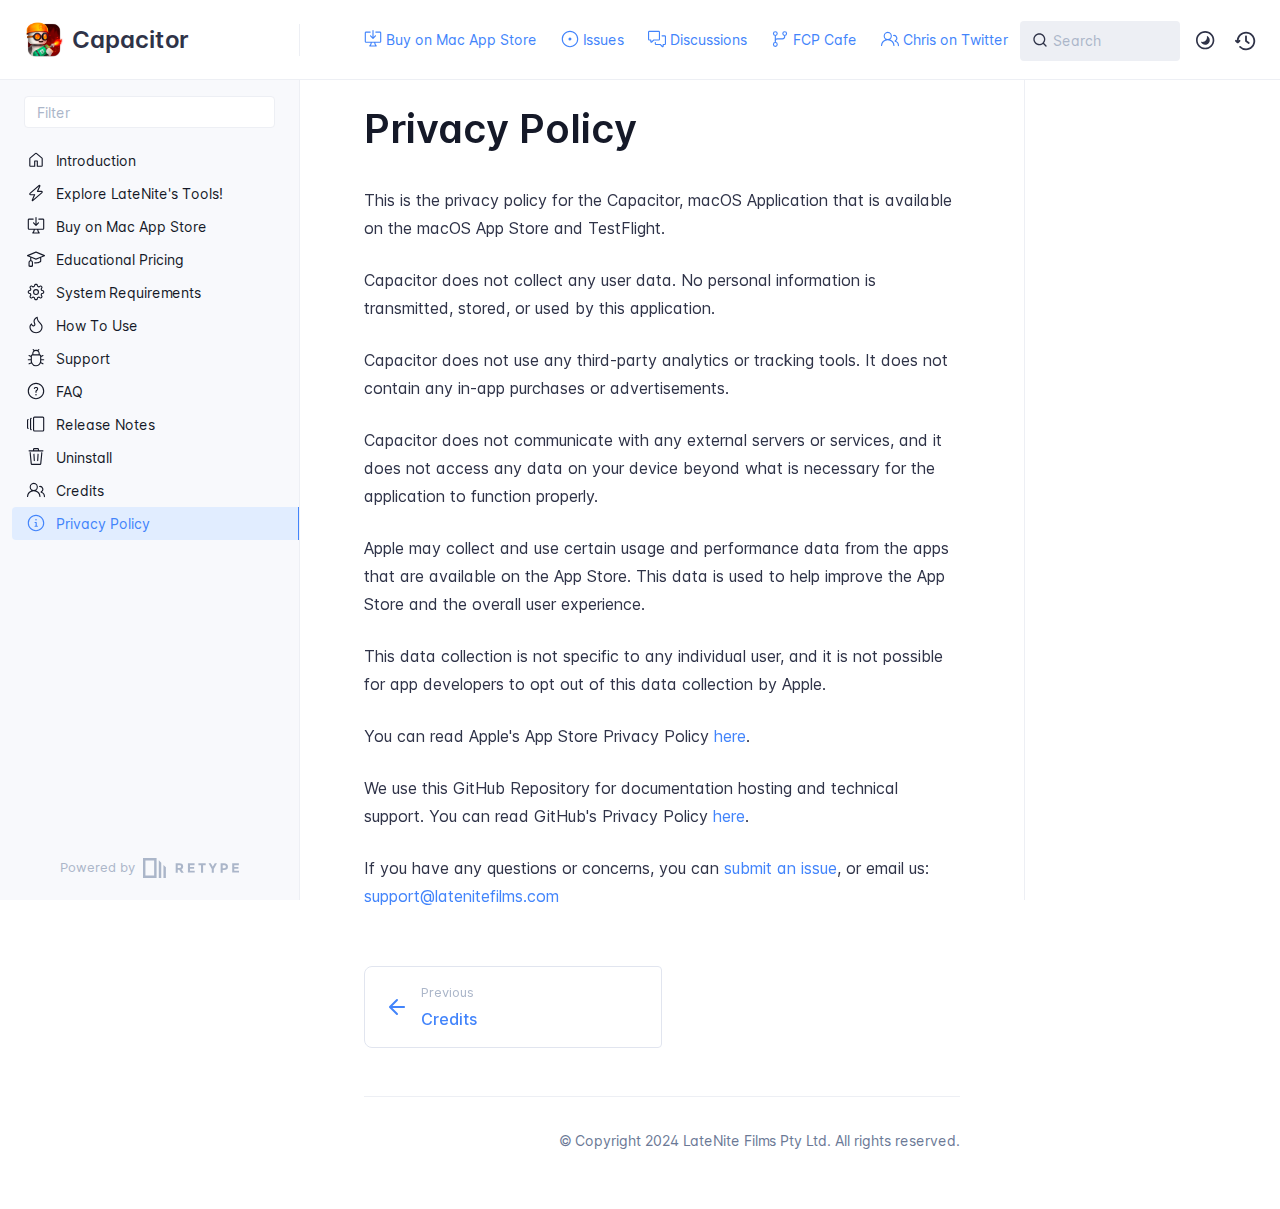
<file: privacy/index.html>
<!DOCTYPE html>
<html lang="en" class="h-full">
<head>
    <meta charset="UTF-8">
    <meta name="viewport" content="width=device-width,initial-scale=1">
    <meta name="turbo-cache-control" content="no-cache" data-turbo-track="reload" data-track-token="3.6.0.785203519518">

    <!-- See retype.com -->
    <meta name="generator" content="Retype 3.6.0">

    <!-- Primary Meta Tags -->
    <title>Privacy Policy</title>
    <meta name="title" content="Privacy Policy">
    <meta name="description" content="This is the privacy policy for the Capacitor, macOS Application that is available on the macOS App Store and TestFlight.">

    <!-- Canonical -->
    <link rel="canonical" href="https://capacitor.pro/privacy/">

    <!-- Open Graph / Facebook -->
    <meta property="og:type" content="website">
    <meta property="og:url" content="https://capacitor.pro/privacy/">
    <meta property="og:title" content="Privacy Policy">
    <meta property="og:description" content="This is the privacy policy for the Capacitor, macOS Application that is available on the macOS App Store and TestFlight.">

    <!-- Twitter -->
    <meta property="twitter:card" content="summary_large_image">
    <meta property="twitter:url" content="https://capacitor.pro/privacy/">
    <meta property="twitter:title" content="Privacy Policy">
    <meta property="twitter:description" content="This is the privacy policy for the Capacitor, macOS Application that is available on the macOS App Store and TestFlight.">

    <script data-cfasync="false">(function () { var el = document.documentElement, m = localStorage.getItem("doc_theme"), wm = window.matchMedia; if (m === "dark" || (!m && wm && wm("(prefers-color-scheme: dark)").matches)) { el.classList.add("dark") } else { el.classList.remove("dark") } })();</script>

    <link href="../resources/css/retype.css?v=3.6.0.785203519518" rel="stylesheet">

    <script data-cfasync="false" src="../resources/js/config.js?v=3.6.0.785203519518" data-turbo-eval="false" defer></script>
    <script data-cfasync="false" src="../resources/js/retype.js?v=3.6.0" data-turbo-eval="false" defer></script>
    <script id="lunr-js" data-cfasync="false" src="../resources/js/lunr.js?v=3.6.0.785203519518" data-turbo-eval="false" defer></script>
</head>
<body>
    <div id="docs-app" class="relative text-base antialiased text-gray-700 bg-white font-body dark:bg-dark-850 dark:text-dark-300">
        <div class="absolute bottom-0 left-0 bg-gray-100 dark:bg-dark-800" style="top: 5rem; right: 50%"></div>
    
        <header id="docs-site-header" class="sticky top-0 z-30 flex w-full h-16 bg-white border-b border-gray-200 md:h-20 dark:bg-dark-850 dark:border-dark-650">
            <div class="container relative flex items-center justify-between pr-6 grow md:justify-start">
                <!-- Mobile menu button skeleton -->
                <button v-cloak class="skeleton docs-mobile-menu-button flex items-center justify-center shrink-0 overflow-hidden dark:text-white focus:outline-none rounded-full w-10 h-10 ml-3.5 md:hidden"><svg xmlns="http://www.w3.org/2000/svg" class="mb-px shrink-0" width="24" height="24" viewBox="0 0 24 24" role="presentation" style="margin-bottom: 0px;"><g fill="currentColor"><path d="M2 4h20v2H2zM2 11h20v2H2zM2 18h20v2H2z"></path></g></svg></button>
                <div v-cloak id="docs-sidebar-toggle"></div>
        
                <!-- Logo -->
                <div class="flex items-center justify-between h-full py-2 md:w-75">
                    <div class="flex items-center px-2 md:px-6">
                        <a id="docs-site-logo" href="../" class="flex items-center leading-snug text-2xl">
                            <span class="w-10 mr-2 grow-0 shrink-0 overflow-hidden">
                                <img class="max-h-10 dark:hidden md:inline-block" src="../static/logo.png">
                                <img class="max-h-10 hidden dark:inline-block" src="../static/logo.png">
                            </span>
                            <span class="dark:text-white font-semibold line-clamp-1 md:line-clamp-2">Capacitor</span>
                        </a>
                    </div>
        
                    <span class="hidden h-8 border-r md:inline-block dark:border-dark-650"></span>
                </div>
        
                <div class="flex justify-between md:grow">
                    <!-- Top Nav -->
                    <nav class="hidden md:flex">
                        <ul class="flex flex-col mb-4 md:pl-16 md:mb-0 md:flex-row md:items-center">
                            <li class="mr-6">
                                <a class="py-2 md:mb-0 inline-flex items-center text-sm whitespace-nowrap transition-colors duration-200 ease-linear md:text-blue-500 dark:text-blue-400 hover:text-blue-800 dark:hover:text-blue-200" href="../buy/">
                                    <svg xmlns="http://www.w3.org/2000/svg" class="mb-px mr-1" width="18" height="18" viewBox="0 0 24 24" role="presentation">
                                        <g fill="currentColor">
                                            <path d="M11.25 9.331V.75a.75.75 0 0 1 1.5 0v8.58l1.949-2.11A.75.75 0 1 1 15.8 8.237l-3.25 3.52a.75.75 0 0 1-1.102 0l-3.25-3.52A.75.75 0 1 1 9.3 7.22l1.949 2.111Z"/><path d="M2.5 3.75v11.5c0 .138.112.25.25.25h18.5a.25.25 0 0 0 .25-.25V3.75a.25.25 0 0 0-.25-.25h-5.5a.75.75 0 0 1 0-1.5h5.5c.966 0 1.75.784 1.75 1.75v11.5A1.75 1.75 0 0 1 21.25 17h-6.204c.171 1.375.805 2.652 1.769 3.757A.752.752 0 0 1 16.25 22h-8.5a.75.75 0 0 1-.566-1.243c.965-1.105 1.599-2.382 1.77-3.757H2.75A1.75 1.75 0 0 1 1 15.25V3.75C1 2.784 1.784 2 2.75 2h5.5a.75.75 0 0 1 0 1.5h-5.5a.25.25 0 0 0-.25.25ZM10.463 17c-.126 1.266-.564 2.445-1.223 3.5h5.52c-.66-1.055-1.098-2.234-1.223-3.5Z"/>
                                        </g>
                                    </svg>
                                    <span>Buy on Mac App Store</span>
                                </a>
                            </li>
                            <li class="mr-6">
                                <a class="py-2 md:mb-0 inline-flex items-center text-sm whitespace-nowrap transition-colors duration-200 ease-linear md:text-blue-500 dark:text-blue-400 hover:text-blue-800 dark:hover:text-blue-200" href="https://github.com/latenitefilms/capacitor/issues" target="_blank">
                                    <svg xmlns="http://www.w3.org/2000/svg" class="mb-px mr-1" width="18" height="18" viewBox="0 0 24 24" role="presentation">
                                        <g fill="currentColor">
                                            <path d="M12 1c6.075 0 11 4.925 11 11s-4.925 11-11 11S1 18.075 1 12 5.925 1 12 1ZM2.5 12a9.5 9.5 0 0 0 9.5 9.5 9.5 9.5 0 0 0 9.5-9.5A9.5 9.5 0 0 0 12 2.5 9.5 9.5 0 0 0 2.5 12Zm9.5 2a2 2 0 1 1-.001-3.999A2 2 0 0 1 12 14Z"/>
                                        </g>
                                    </svg>
                                    <span>Issues</span>
                                </a>
                            </li>
                            <li class="mr-6">
                                <a class="py-2 md:mb-0 inline-flex items-center text-sm whitespace-nowrap transition-colors duration-200 ease-linear md:text-blue-500 dark:text-blue-400 hover:text-blue-800 dark:hover:text-blue-200" href="https://github.com/latenitefilms/capacitor/discussions" target="_blank">
                                    <svg xmlns="http://www.w3.org/2000/svg" class="mb-px mr-1" width="18" height="18" viewBox="0 0 24 24" role="presentation">
                                        <g fill="currentColor">
                                            <path d="M1.75 1h12.5c.966 0 1.75.784 1.75 1.75v9.5A1.75 1.75 0 0 1 14.25 14H8.061l-2.574 2.573A1.458 1.458 0 0 1 3 15.543V14H1.75A1.75 1.75 0 0 1 0 12.25v-9.5C0 1.784.784 1 1.75 1ZM1.5 2.75v9.5c0 .138.112.25.25.25h2a.75.75 0 0 1 .75.75v2.19l2.72-2.72a.749.749 0 0 1 .53-.22h6.5a.25.25 0 0 0 .25-.25v-9.5a.25.25 0 0 0-.25-.25H1.75a.25.25 0 0 0-.25.25Z"/><path d="M22.5 8.75a.25.25 0 0 0-.25-.25h-3.5a.75.75 0 0 1 0-1.5h3.5c.966 0 1.75.784 1.75 1.75v9.5A1.75 1.75 0 0 1 22.25 20H21v1.543a1.457 1.457 0 0 1-2.487 1.03L15.939 20H10.75A1.75 1.75 0 0 1 9 18.25v-1.465a.75.75 0 0 1 1.5 0v1.465c0 .138.112.25.25.25h5.5a.75.75 0 0 1 .53.22l2.72 2.72v-2.19a.75.75 0 0 1 .75-.75h2a.25.25 0 0 0 .25-.25v-9.5Z"/>
                                        </g>
                                    </svg>
                                    <span>Discussions</span>
                                </a>
                            </li>
                            <li class="mr-6">
                                <a class="py-2 md:mb-0 inline-flex items-center text-sm whitespace-nowrap transition-colors duration-200 ease-linear md:text-blue-500 dark:text-blue-400 hover:text-blue-800 dark:hover:text-blue-200" href="https://fcp.cafe" target="_blank">
                                    <svg xmlns="http://www.w3.org/2000/svg" class="mb-px mr-1" width="18" height="18" viewBox="0 0 24 24" role="presentation">
                                        <g fill="currentColor">
                                            <path d="M15 4.75a3.25 3.25 0 1 1 6.5 0 3.25 3.25 0 0 1-6.5 0ZM2.5 19.25a3.25 3.25 0 1 1 6.5 0 3.25 3.25 0 0 1-6.5 0Zm0-14.5a3.25 3.25 0 1 1 6.5 0 3.25 3.25 0 0 1-6.5 0ZM5.75 6.5a1.75 1.75 0 1 0-.001-3.501A1.75 1.75 0 0 0 5.75 6.5Zm0 14.5a1.75 1.75 0 1 0-.001-3.501A1.75 1.75 0 0 0 5.75 21Zm12.5-14.5a1.75 1.75 0 1 0-.001-3.501A1.75 1.75 0 0 0 18.25 6.5Z"/><path d="M5.75 16.75A.75.75 0 0 1 5 16V8a.75.75 0 0 1 1.5 0v8a.75.75 0 0 1-.75.75Z"/><path d="M17.5 8.75v-1H19v1a3.75 3.75 0 0 1-3.75 3.75h-7a1.75 1.75 0 0 0-1.75 1.75H5A3.25 3.25 0 0 1 8.25 11h7a2.25 2.25 0 0 0 2.25-2.25Z"/>
                                        </g>
                                    </svg>
                                    <span>FCP Cafe</span>
                                </a>
                            </li>
                            <li class="mr-6">
                                <a class="py-2 md:mb-0 inline-flex items-center text-sm whitespace-nowrap transition-colors duration-200 ease-linear md:text-blue-500 dark:text-blue-400 hover:text-blue-800 dark:hover:text-blue-200" href="https://twitter.com/chrisatlatenite" target="_blank">
                                    <svg xmlns="http://www.w3.org/2000/svg" class="mb-px mr-1" width="18" height="18" viewBox="0 0 24 24" role="presentation">
                                        <g fill="currentColor">
                                            <path d="M3.5 8a5.5 5.5 0 1 1 8.596 4.547 9.005 9.005 0 0 1 5.9 8.18.751.751 0 0 1-1.5.045 7.5 7.5 0 0 0-14.993 0 .75.75 0 0 1-1.499-.044 9.005 9.005 0 0 1 5.9-8.181A5.496 5.496 0 0 1 3.5 8ZM9 4a4 4 0 1 0 0 8 4 4 0 0 0 0-8Zm8.29 4c-.148 0-.292.01-.434.03a.75.75 0 1 1-.212-1.484 4.53 4.53 0 0 1 3.38 8.097 6.69 6.69 0 0 1 3.956 6.107.75.75 0 0 1-1.5 0 5.193 5.193 0 0 0-3.696-4.972l-.534-.16v-1.676l.41-.209A3.03 3.03 0 0 0 17.29 8Z"/>
                                        </g>
                                    </svg>
                                    <span>Chris on Twitter</span>
                                </a>
                            </li>
                            <li class="mr-6">
                                <a class="py-2 md:mb-0 inline-flex items-center text-sm whitespace-nowrap transition-colors duration-200 ease-linear md:text-blue-500 dark:text-blue-400 hover:text-blue-800 dark:hover:text-blue-200" href="https://latenitefilms.com" target="_blank">
                                    <svg xmlns="http://www.w3.org/2000/svg" class="mb-px mr-1" width="18" height="18" viewBox="0 0 24 24" role="presentation">
                                        <g fill="currentColor">
                                            <path d="M12 2.5c-3.81 0-6.5 2.743-6.5 6.119 0 1.536.632 2.572 1.425 3.56.172.215.347.422.527.635l.096.112c.21.25.427.508.63.774.404.531.783 1.128.995 1.834a.75.75 0 0 1-1.436.432c-.138-.46-.397-.89-.753-1.357a18.111 18.111 0 0 0-.582-.714l-.092-.11c-.18-.212-.37-.436-.555-.667C4.87 12.016 4 10.651 4 8.618 4 4.363 7.415 1 12 1s8 3.362 8 7.619c0 2.032-.87 3.397-1.755 4.5-.185.23-.375.454-.555.667l-.092.109c-.21.248-.405.481-.582.714-.356.467-.615.898-.753 1.357a.751.751 0 0 1-1.437-.432c.213-.706.592-1.303.997-1.834.202-.266.419-.524.63-.774l.095-.112c.18-.213.355-.42.527-.634.793-.99 1.425-2.025 1.425-3.561C18.5 5.243 15.81 2.5 12 2.5ZM8.75 18h6.5a.75.75 0 0 1 0 1.5h-6.5a.75.75 0 0 1 0-1.5Zm.75 3.75a.75.75 0 0 1 .75-.75h3.5a.75.75 0 0 1 0 1.5h-3.5a.75.75 0 0 1-.75-.75Z"/>
                                        </g>
                                    </svg>
                                    <span>LateNite</span>
                                </a>
                            </li>
        
                        </ul>
                    </nav>
        
                    <!-- Header Right Skeleton -->
                    <div v-cloak class="flex justify-end grow skeleton">
        
                        <!-- Search input mock -->
                        <div class="relative hidden w-40 lg:block lg:max-w-sm lg:ml-auto">
                            <div class="absolute flex items-center justify-center h-full pl-3 dark:text-dark-300">
                                <svg xmlns="http://www.w3.org/2000/svg" class="icon-base" width="16" height="16" viewBox="0 0 24 24" aria-labelledby="icon" role="presentation" style="margin-bottom: 1px;"><g fill="currentColor" ><path d="M21.71 20.29l-3.68-3.68A8.963 8.963 0 0020 11c0-4.96-4.04-9-9-9s-9 4.04-9 9 4.04 9 9 9c2.12 0 4.07-.74 5.61-1.97l3.68 3.68c.2.19.45.29.71.29s.51-.1.71-.29c.39-.39.39-1.03 0-1.42zM4 11c0-3.86 3.14-7 7-7s7 3.14 7 7c0 1.92-.78 3.66-2.04 4.93-.01.01-.02.01-.02.01-.01.01-.01.01-.01.02A6.98 6.98 0 0111 18c-3.86 0-7-3.14-7-7z" ></path></g></svg>
                            </div>
                            <input class="w-full h-10 placeholder-gray-400 transition-colors duration-200 ease-in bg-gray-200 border border-transparent rounded md:text-sm hover:bg-white hover:border-gray-300 focus:outline-none focus:bg-white focus:border-gray-500 dark:bg-dark-600 dark:border-dark-600 dark:placeholder-dark-400" style="padding: 0.625rem 0.75rem 0.625rem 2rem" type="text" placeholder="Search">
                        </div>
        
                        <!-- Mobile search button -->
                        <div class="flex items-center justify-center w-10 h-10 lg:hidden">
                            <svg xmlns="http://www.w3.org/2000/svg" class="shrink-0 icon-base" width="20" height="20" viewBox="0 0 24 24" aria-labelledby="icon" role="presentation" style="margin-bottom: 0px;"><g fill="currentColor" ><path d="M21.71 20.29l-3.68-3.68A8.963 8.963 0 0020 11c0-4.96-4.04-9-9-9s-9 4.04-9 9 4.04 9 9 9c2.12 0 4.07-.74 5.61-1.97l3.68 3.68c.2.19.45.29.71.29s.51-.1.71-.29c.39-.39.39-1.03 0-1.42zM4 11c0-3.86 3.14-7 7-7s7 3.14 7 7c0 1.92-.78 3.66-2.04 4.93-.01.01-.02.01-.02.01-.01.01-.01.01-.01.02A6.98 6.98 0 0111 18c-3.86 0-7-3.14-7-7z" ></path></g></svg>
                        </div>
        
                        <!-- Dark mode switch placeholder -->
                        <div class="w-10 h-10 lg:ml-2"></div>
        
                        <!-- History button -->
                        <div class="flex items-center justify-center w-10 h-10" style="margin-right: -0.625rem;">
                            <svg xmlns="http://www.w3.org/2000/svg" class="shrink-0 icon-base" width="22" height="22" viewBox="0 0 24 24" aria-labelledby="icon" role="presentation" style="margin-bottom: 0px;"><g fill="currentColor" ><g ><path d="M12.01 6.01c-.55 0-1 .45-1 1V12a1 1 0 00.4.8l3 2.22a.985.985 0 001.39-.2.996.996 0 00-.21-1.4l-2.6-1.92V7.01c.02-.55-.43-1-.98-1z"></path><path d="M12.01 1.91c-5.33 0-9.69 4.16-10.05 9.4l-.29-.26a.997.997 0 10-1.34 1.48l1.97 1.79c.19.17.43.26.67.26s.48-.09.67-.26l1.97-1.79a.997.997 0 10-1.34-1.48l-.31.28c.34-4.14 3.82-7.41 8.05-7.41 4.46 0 8.08 3.63 8.08 8.09s-3.63 8.08-8.08 8.08c-2.18 0-4.22-.85-5.75-2.4a.996.996 0 10-1.42 1.4 10.02 10.02 0 007.17 2.99c5.56 0 10.08-4.52 10.08-10.08.01-5.56-4.52-10.09-10.08-10.09z"></path></g></g></svg>
                        </div>
                    </div>
        
                    <div v-cloak class="flex justify-end grow">
                        <div id="docs-mobile-search-button"></div>
                        <doc-search-desktop></doc-search-desktop>
        
                        <doc-theme-switch class="lg:ml-2"></doc-theme-switch>
                        <doc-history></doc-history>
                    </div>
                </div>
            </div>
        </header>
    
        <div class="container relative flex bg-white">
            <!-- Sidebar Skeleton -->
            <div v-cloak class="fixed flex flex-col shrink-0 duration-300 ease-in-out bg-gray-100 border-gray-200 sidebar top-20 w-75 border-r h-screen md:sticky transition-transform skeleton dark:bg-dark-800 dark:border-dark-650">
            
                <!-- Render this div, if config.showSidebarFilter is `true` -->
                <div class="flex items-center h-16 px-6">
                    <input class="w-full h-8 px-3 py-2 transition-colors duration-200 ease-linear bg-white border border-gray-200 rounded shadow-none text-sm focus:outline-none focus:border-gray-600 dark:bg-dark-600 dark:border-dark-600" type="text" placeholder="Filter">
                </div>
            
                <div class="pl-6 mt-1 mb-4">
                    <div class="w-32 h-3 mb-4 bg-gray-200 rounded-full loading dark:bg-dark-600"></div>
                    <div class="w-48 h-3 mb-4 bg-gray-200 rounded-full loading dark:bg-dark-600"></div>
                    <div class="w-40 h-3 mb-4 bg-gray-200 rounded-full loading dark:bg-dark-600"></div>
                    <div class="w-32 h-3 mb-4 bg-gray-200 rounded-full loading dark:bg-dark-600"></div>
                    <div class="w-48 h-3 mb-4 bg-gray-200 rounded-full loading dark:bg-dark-600"></div>
                    <div class="w-40 h-3 mb-4 bg-gray-200 rounded-full loading dark:bg-dark-600"></div>
                </div>
            
                <div class="shrink-0 mt-auto bg-transparent dark:border-dark-650">
                    <a class="flex items-center justify-center flex-nowrap h-16 text-gray-400 dark:text-dark-400 hover:text-gray-700 dark:hover:text-dark-300 transition-colors duration-150 ease-in docs-powered-by" target="_blank" href="https://retype.com/" rel="noopener">
                        <span class="text-xs whitespace-nowrap">Powered by</span>
                        <svg xmlns="http://www.w3.org/2000/svg" class="ml-2" fill="currentColor" width="96" height="20" overflow="visible"><path d="M0 0v20h13.59V0H0zm11.15 17.54H2.44V2.46h8.71v15.08zM15.8 20h2.44V4.67L15.8 2.22zM20.45 6.89V20h2.44V9.34z"/><g><path d="M40.16 8.44c0 1.49-.59 2.45-1.75 2.88l2.34 3.32h-2.53l-2.04-2.96h-1.43v2.96h-2.06V5.36h3.5c1.43 0 2.46.24 3.07.73s.9 1.27.9 2.35zm-2.48 1.1c.26-.23.38-.59.38-1.09 0-.5-.13-.84-.4-1.03s-.73-.28-1.39-.28h-1.54v2.75h1.5c.72 0 1.2-.12 1.45-.35zM51.56 5.36V7.2h-4.59v1.91h4.13v1.76h-4.13v1.92h4.74v1.83h-6.79V5.36h6.64zM60.09 7.15v7.48h-2.06V7.15h-2.61V5.36h7.28v1.79h-2.61zM70.81 14.64h-2.06v-3.66l-3.19-5.61h2.23l1.99 3.45 1.99-3.45H74l-3.19 5.61v3.66zM83.99 6.19c.65.55.97 1.4.97 2.55s-.33 1.98-1 2.51-1.68.8-3.04.8h-1.23v2.59h-2.06V5.36h3.26c1.42 0 2.45.28 3.1.83zm-1.51 3.65c.25-.28.37-.69.37-1.22s-.16-.92-.48-1.14c-.32-.23-.82-.34-1.5-.34H79.7v3.12h1.38c.68 0 1.15-.14 1.4-.42zM95.85 5.36V7.2h-4.59v1.91h4.13v1.76h-4.13v1.92H96v1.83h-6.79V5.36h6.64z"/></g></svg>
                    </a>
                </div>
            </div>
            
            <!-- Sidebar component -->
            <doc-sidebar v-cloak>
                <template #sidebar-footer>
                    <div class="shrink-0 mt-auto border-t md:bg-transparent md:border-none dark:border-dark-650">
            
                        <div class="py-3 px-6 md:hidden border-b dark:border-dark-650">
                            <nav>
                                <ul class="flex flex-wrap justify-center items-center">
                                    <li class="mr-6">
                                        <a class="block py-1 inline-flex items-center text-sm whitespace-nowrap transition-colors duration-200 ease-linear md:text-blue-500 dark:text-blue-400 hover:text-blue-800 dark:hover:text-blue-200" href="../buy/">
                                            <svg xmlns="http://www.w3.org/2000/svg" class="mb-px mr-1" width="18" height="18" viewBox="0 0 24 24" role="presentation">
                                                <g fill="currentColor">
                                                    <path d="M11.25 9.331V.75a.75.75 0 0 1 1.5 0v8.58l1.949-2.11A.75.75 0 1 1 15.8 8.237l-3.25 3.52a.75.75 0 0 1-1.102 0l-3.25-3.52A.75.75 0 1 1 9.3 7.22l1.949 2.111Z"/><path d="M2.5 3.75v11.5c0 .138.112.25.25.25h18.5a.25.25 0 0 0 .25-.25V3.75a.25.25 0 0 0-.25-.25h-5.5a.75.75 0 0 1 0-1.5h5.5c.966 0 1.75.784 1.75 1.75v11.5A1.75 1.75 0 0 1 21.25 17h-6.204c.171 1.375.805 2.652 1.769 3.757A.752.752 0 0 1 16.25 22h-8.5a.75.75 0 0 1-.566-1.243c.965-1.105 1.599-2.382 1.77-3.757H2.75A1.75 1.75 0 0 1 1 15.25V3.75C1 2.784 1.784 2 2.75 2h5.5a.75.75 0 0 1 0 1.5h-5.5a.25.25 0 0 0-.25.25ZM10.463 17c-.126 1.266-.564 2.445-1.223 3.5h5.52c-.66-1.055-1.098-2.234-1.223-3.5Z"/>
                                                </g>
                                            </svg>
                                            <span>Buy on Mac App Store</span>
                                        </a>
                                    </li>
                                    <li class="mr-6">
                                        <a class="block py-1 inline-flex items-center text-sm whitespace-nowrap transition-colors duration-200 ease-linear md:text-blue-500 dark:text-blue-400 hover:text-blue-800 dark:hover:text-blue-200" href="https://github.com/latenitefilms/capacitor/issues" target="_blank">
                                            <svg xmlns="http://www.w3.org/2000/svg" class="mb-px mr-1" width="18" height="18" viewBox="0 0 24 24" role="presentation">
                                                <g fill="currentColor">
                                                    <path d="M12 1c6.075 0 11 4.925 11 11s-4.925 11-11 11S1 18.075 1 12 5.925 1 12 1ZM2.5 12a9.5 9.5 0 0 0 9.5 9.5 9.5 9.5 0 0 0 9.5-9.5A9.5 9.5 0 0 0 12 2.5 9.5 9.5 0 0 0 2.5 12Zm9.5 2a2 2 0 1 1-.001-3.999A2 2 0 0 1 12 14Z"/>
                                                </g>
                                            </svg>
                                            <span>Issues</span>
                                        </a>
                                    </li>
                                    <li class="mr-6">
                                        <a class="block py-1 inline-flex items-center text-sm whitespace-nowrap transition-colors duration-200 ease-linear md:text-blue-500 dark:text-blue-400 hover:text-blue-800 dark:hover:text-blue-200" href="https://github.com/latenitefilms/capacitor/discussions" target="_blank">
                                            <svg xmlns="http://www.w3.org/2000/svg" class="mb-px mr-1" width="18" height="18" viewBox="0 0 24 24" role="presentation">
                                                <g fill="currentColor">
                                                    <path d="M1.75 1h12.5c.966 0 1.75.784 1.75 1.75v9.5A1.75 1.75 0 0 1 14.25 14H8.061l-2.574 2.573A1.458 1.458 0 0 1 3 15.543V14H1.75A1.75 1.75 0 0 1 0 12.25v-9.5C0 1.784.784 1 1.75 1ZM1.5 2.75v9.5c0 .138.112.25.25.25h2a.75.75 0 0 1 .75.75v2.19l2.72-2.72a.749.749 0 0 1 .53-.22h6.5a.25.25 0 0 0 .25-.25v-9.5a.25.25 0 0 0-.25-.25H1.75a.25.25 0 0 0-.25.25Z"/><path d="M22.5 8.75a.25.25 0 0 0-.25-.25h-3.5a.75.75 0 0 1 0-1.5h3.5c.966 0 1.75.784 1.75 1.75v9.5A1.75 1.75 0 0 1 22.25 20H21v1.543a1.457 1.457 0 0 1-2.487 1.03L15.939 20H10.75A1.75 1.75 0 0 1 9 18.25v-1.465a.75.75 0 0 1 1.5 0v1.465c0 .138.112.25.25.25h5.5a.75.75 0 0 1 .53.22l2.72 2.72v-2.19a.75.75 0 0 1 .75-.75h2a.25.25 0 0 0 .25-.25v-9.5Z"/>
                                                </g>
                                            </svg>
                                            <span>Discussions</span>
                                        </a>
                                    </li>
                                    <li class="mr-6">
                                        <a class="block py-1 inline-flex items-center text-sm whitespace-nowrap transition-colors duration-200 ease-linear md:text-blue-500 dark:text-blue-400 hover:text-blue-800 dark:hover:text-blue-200" href="https://fcp.cafe" target="_blank">
                                            <svg xmlns="http://www.w3.org/2000/svg" class="mb-px mr-1" width="18" height="18" viewBox="0 0 24 24" role="presentation">
                                                <g fill="currentColor">
                                                    <path d="M15 4.75a3.25 3.25 0 1 1 6.5 0 3.25 3.25 0 0 1-6.5 0ZM2.5 19.25a3.25 3.25 0 1 1 6.5 0 3.25 3.25 0 0 1-6.5 0Zm0-14.5a3.25 3.25 0 1 1 6.5 0 3.25 3.25 0 0 1-6.5 0ZM5.75 6.5a1.75 1.75 0 1 0-.001-3.501A1.75 1.75 0 0 0 5.75 6.5Zm0 14.5a1.75 1.75 0 1 0-.001-3.501A1.75 1.75 0 0 0 5.75 21Zm12.5-14.5a1.75 1.75 0 1 0-.001-3.501A1.75 1.75 0 0 0 18.25 6.5Z"/><path d="M5.75 16.75A.75.75 0 0 1 5 16V8a.75.75 0 0 1 1.5 0v8a.75.75 0 0 1-.75.75Z"/><path d="M17.5 8.75v-1H19v1a3.75 3.75 0 0 1-3.75 3.75h-7a1.75 1.75 0 0 0-1.75 1.75H5A3.25 3.25 0 0 1 8.25 11h7a2.25 2.25 0 0 0 2.25-2.25Z"/>
                                                </g>
                                            </svg>
                                            <span>FCP Cafe</span>
                                        </a>
                                    </li>
                                    <li class="mr-6">
                                        <a class="block py-1 inline-flex items-center text-sm whitespace-nowrap transition-colors duration-200 ease-linear md:text-blue-500 dark:text-blue-400 hover:text-blue-800 dark:hover:text-blue-200" href="https://twitter.com/chrisatlatenite" target="_blank">
                                            <svg xmlns="http://www.w3.org/2000/svg" class="mb-px mr-1" width="18" height="18" viewBox="0 0 24 24" role="presentation">
                                                <g fill="currentColor">
                                                    <path d="M3.5 8a5.5 5.5 0 1 1 8.596 4.547 9.005 9.005 0 0 1 5.9 8.18.751.751 0 0 1-1.5.045 7.5 7.5 0 0 0-14.993 0 .75.75 0 0 1-1.499-.044 9.005 9.005 0 0 1 5.9-8.181A5.496 5.496 0 0 1 3.5 8ZM9 4a4 4 0 1 0 0 8 4 4 0 0 0 0-8Zm8.29 4c-.148 0-.292.01-.434.03a.75.75 0 1 1-.212-1.484 4.53 4.53 0 0 1 3.38 8.097 6.69 6.69 0 0 1 3.956 6.107.75.75 0 0 1-1.5 0 5.193 5.193 0 0 0-3.696-4.972l-.534-.16v-1.676l.41-.209A3.03 3.03 0 0 0 17.29 8Z"/>
                                                </g>
                                            </svg>
                                            <span>Chris on Twitter</span>
                                        </a>
                                    </li>
                                    <li class="mr-6">
                                        <a class="block py-1 inline-flex items-center text-sm whitespace-nowrap transition-colors duration-200 ease-linear md:text-blue-500 dark:text-blue-400 hover:text-blue-800 dark:hover:text-blue-200" href="https://latenitefilms.com" target="_blank">
                                            <svg xmlns="http://www.w3.org/2000/svg" class="mb-px mr-1" width="18" height="18" viewBox="0 0 24 24" role="presentation">
                                                <g fill="currentColor">
                                                    <path d="M12 2.5c-3.81 0-6.5 2.743-6.5 6.119 0 1.536.632 2.572 1.425 3.56.172.215.347.422.527.635l.096.112c.21.25.427.508.63.774.404.531.783 1.128.995 1.834a.75.75 0 0 1-1.436.432c-.138-.46-.397-.89-.753-1.357a18.111 18.111 0 0 0-.582-.714l-.092-.11c-.18-.212-.37-.436-.555-.667C4.87 12.016 4 10.651 4 8.618 4 4.363 7.415 1 12 1s8 3.362 8 7.619c0 2.032-.87 3.397-1.755 4.5-.185.23-.375.454-.555.667l-.092.109c-.21.248-.405.481-.582.714-.356.467-.615.898-.753 1.357a.751.751 0 0 1-1.437-.432c.213-.706.592-1.303.997-1.834.202-.266.419-.524.63-.774l.095-.112c.18-.213.355-.42.527-.634.793-.99 1.425-2.025 1.425-3.561C18.5 5.243 15.81 2.5 12 2.5ZM8.75 18h6.5a.75.75 0 0 1 0 1.5h-6.5a.75.75 0 0 1 0-1.5Zm.75 3.75a.75.75 0 0 1 .75-.75h3.5a.75.75 0 0 1 0 1.5h-3.5a.75.75 0 0 1-.75-.75Z"/>
                                                </g>
                                            </svg>
                                            <span>LateNite</span>
                                        </a>
                                    </li>
            
                                </ul>
                            </nav>
                        </div>
            
                        <a class="flex items-center justify-center flex-nowrap h-16 text-gray-400 dark:text-dark-400 hover:text-gray-700 dark:hover:text-dark-300 transition-colors duration-150 ease-in docs-powered-by" target="_blank" href="https://retype.com/" rel="noopener">
                            <span class="text-xs whitespace-nowrap">Powered by</span>
                            <svg xmlns="http://www.w3.org/2000/svg" class="ml-2" fill="currentColor" width="96" height="20" overflow="visible"><path d="M0 0v20h13.59V0H0zm11.15 17.54H2.44V2.46h8.71v15.08zM15.8 20h2.44V4.67L15.8 2.22zM20.45 6.89V20h2.44V9.34z"/><g><path d="M40.16 8.44c0 1.49-.59 2.45-1.75 2.88l2.34 3.32h-2.53l-2.04-2.96h-1.43v2.96h-2.06V5.36h3.5c1.43 0 2.46.24 3.07.73s.9 1.27.9 2.35zm-2.48 1.1c.26-.23.38-.59.38-1.09 0-.5-.13-.84-.4-1.03s-.73-.28-1.39-.28h-1.54v2.75h1.5c.72 0 1.2-.12 1.45-.35zM51.56 5.36V7.2h-4.59v1.91h4.13v1.76h-4.13v1.92h4.74v1.83h-6.79V5.36h6.64zM60.09 7.15v7.48h-2.06V7.15h-2.61V5.36h7.28v1.79h-2.61zM70.81 14.64h-2.06v-3.66l-3.19-5.61h2.23l1.99 3.45 1.99-3.45H74l-3.19 5.61v3.66zM83.99 6.19c.65.55.97 1.4.97 2.55s-.33 1.98-1 2.51-1.68.8-3.04.8h-1.23v2.59h-2.06V5.36h3.26c1.42 0 2.45.28 3.1.83zm-1.51 3.65c.25-.28.37-.69.37-1.22s-.16-.92-.48-1.14c-.32-.23-.82-.34-1.5-.34H79.7v3.12h1.38c.68 0 1.15-.14 1.4-.42zM95.85 5.36V7.2h-4.59v1.91h4.13v1.76h-4.13v1.92H96v1.83h-6.79V5.36h6.64z"/></g></svg>
                        </a>
                    </div>
                </template>
            </doc-sidebar>
    
            <div class="grow min-w-0 dark:bg-dark-850">
                <!-- Render "toolbar" template here on api pages --><!-- Render page content -->
                <div class="flex">
                    <div class="min-w-0 p-4 grow md:px-16">
                        <main class="relative pb-12 lg:pt-2">
                            <div class="docs-markdown" id="docs-content">
                                <!-- Rendered if sidebar right is enabled -->
                                <div id="docs-sidebar-right-toggle"></div>
                                <!-- Page content  -->
<doc-anchor-target id="privacy-policy" class="break-words">
    <h1>
        <doc-anchor-trigger class="header-anchor-trigger" to="#privacy-policy">#</doc-anchor-trigger>
        <span>Privacy Policy</span>
    </h1>
</doc-anchor-target>
<p>This is the privacy policy for the Capacitor, macOS Application that is available on the macOS App Store and TestFlight.</p>
<p>Capacitor does not collect any user data. No personal information is transmitted, stored, or used by this application.</p>
<p>Capacitor does not use any third-party analytics or tracking tools. It does not contain any in-app purchases or advertisements.</p>
<p>Capacitor does not communicate with any external servers or services, and it does not access any data on your device beyond what is necessary for the application to function properly.</p>
<p>Apple may collect and use certain usage and performance data from the apps that are available on the App Store. This data is used to help improve the App Store and the overall user experience.</p>
<p>This data collection is not specific to any individual user, and it is not possible for app developers to opt out of this data collection by Apple.</p>
<p>You can read Apple&#x27;s App Store Privacy Policy <a href="https://www.apple.com/legal/privacy/data/en/app-store/">here</a>.</p>
<p>We use this GitHub Repository for documentation hosting and technical support. You can read GitHub&#x27;s Privacy Policy <a href="https://docs.github.com/en/site-policy/privacy-policies/github-privacy-statement">here</a>.</p>
<p>If you have any questions or concerns, you can <a href="https://github.com/latenitefilms/capacitor/issues">submit an issue</a>, or email us: <a href="mailto:support@latenitefilms.com">support@latenitefilms.com</a></p>

                                
                                <!-- Required only on API pages -->
                                <doc-toolbar-member-filter-no-results></doc-toolbar-member-filter-no-results>
                            </div>
                            <footer class="clear-both">
                            
                                <nav class="flex mt-14">
                                    <div class="w-1/2">
                                        <a class="px-5 py-4 h-full flex items-center break-normal font-medium text-blue-500 dark:text-blue-400 border border-gray-300 hover:border-gray-400 dark:border-dark-650 dark:hover:border-dark-450 rounded-r rounded-l-lg transition-colors duration-150 relative hover:z-5" href="../credits/">
                                            <svg xmlns="http://www.w3.org/2000/svg" class="mr-3" width="24" height="24" viewBox="0 0 24 24" fill="currentColor" overflow="visible"><path d="M19 11H7.41l5.29-5.29a.996.996 0 10-1.41-1.41l-7 7a1 1 0 000 1.42l7 7a1.024 1.024 0 001.42-.01.996.996 0 000-1.41L7.41 13H19c.55 0 1-.45 1-1s-.45-1-1-1z" /><path fill="none" d="M0 0h24v24H0z" /></svg>
                                            <span>
                                                <span class="block text-xs font-normal text-gray-400 dark:text-dark-400">Previous</span>
                                                <span class="block mt-1">Credits</span>
                                            </span>
                                        </a>
                                    </div>
                            
                                    <div class="w-1/2">
                                    </div>
                                </nav>
                            </footer>
                        </main>
                
                        <div class="border-t dark:border-dark-650 pt-6 mb-8">
                            <footer class="flex flex-wrap items-center justify-between">
                                <div>
                                    <ul class="flex flex-wrap items-center text-sm">
                                    </ul>
                                </div>
                                <div class="docs-copyright py-2 text-gray-500 dark:text-dark-350 text-sm leading-relaxed"><p>© Copyright 2024 LateNite Films Pty Ltd. All rights reserved.</p></div>
                            </footer>
                        </div>
                    </div>
                
                    <!-- Rendered if sidebar right is enabled -->
                    <!-- Sidebar right skeleton-->
                    <div v-cloak class="fixed top-0 bottom-0 right-0 translate-x-full bg-white border-gray-200 lg:sticky lg:border-l lg:shrink-0 lg:pt-6 lg:transform-none sm:w-1/2 lg:w-64 lg:z-0 md:w-104 sidebar-right skeleton dark:bg-dark-850 dark:border-dark-650">
                        <div class="pl-5">
                            <div class="w-32 h-3 mb-4 bg-gray-200 dark:bg-dark-600 rounded-full loading"></div>
                            <div class="w-48 h-3 mb-4 bg-gray-200 dark:bg-dark-600 rounded-full loading"></div>
                            <div class="w-40 h-3 mb-4 bg-gray-200 dark:bg-dark-600 rounded-full loading"></div>
                        </div>
                    </div>
                
                    <!-- User should be able to hide sidebar right -->
                    <doc-sidebar-right v-cloak></doc-sidebar-right>
                </div>

            </div>
        </div>
    
        <doc-search-mobile></doc-search-mobile>
        <doc-back-to-top></doc-back-to-top>
    </div>


    <div id="docs-overlay-target"></div>

    <script data-cfasync="false">window.__DOCS__ = { "title": "Privacy Policy", level: 1, icon: "file", hasPrism: false, hasMermaid: false, hasMath: false, tocDepth: 23 }</script>
</body>
</html>
</file>
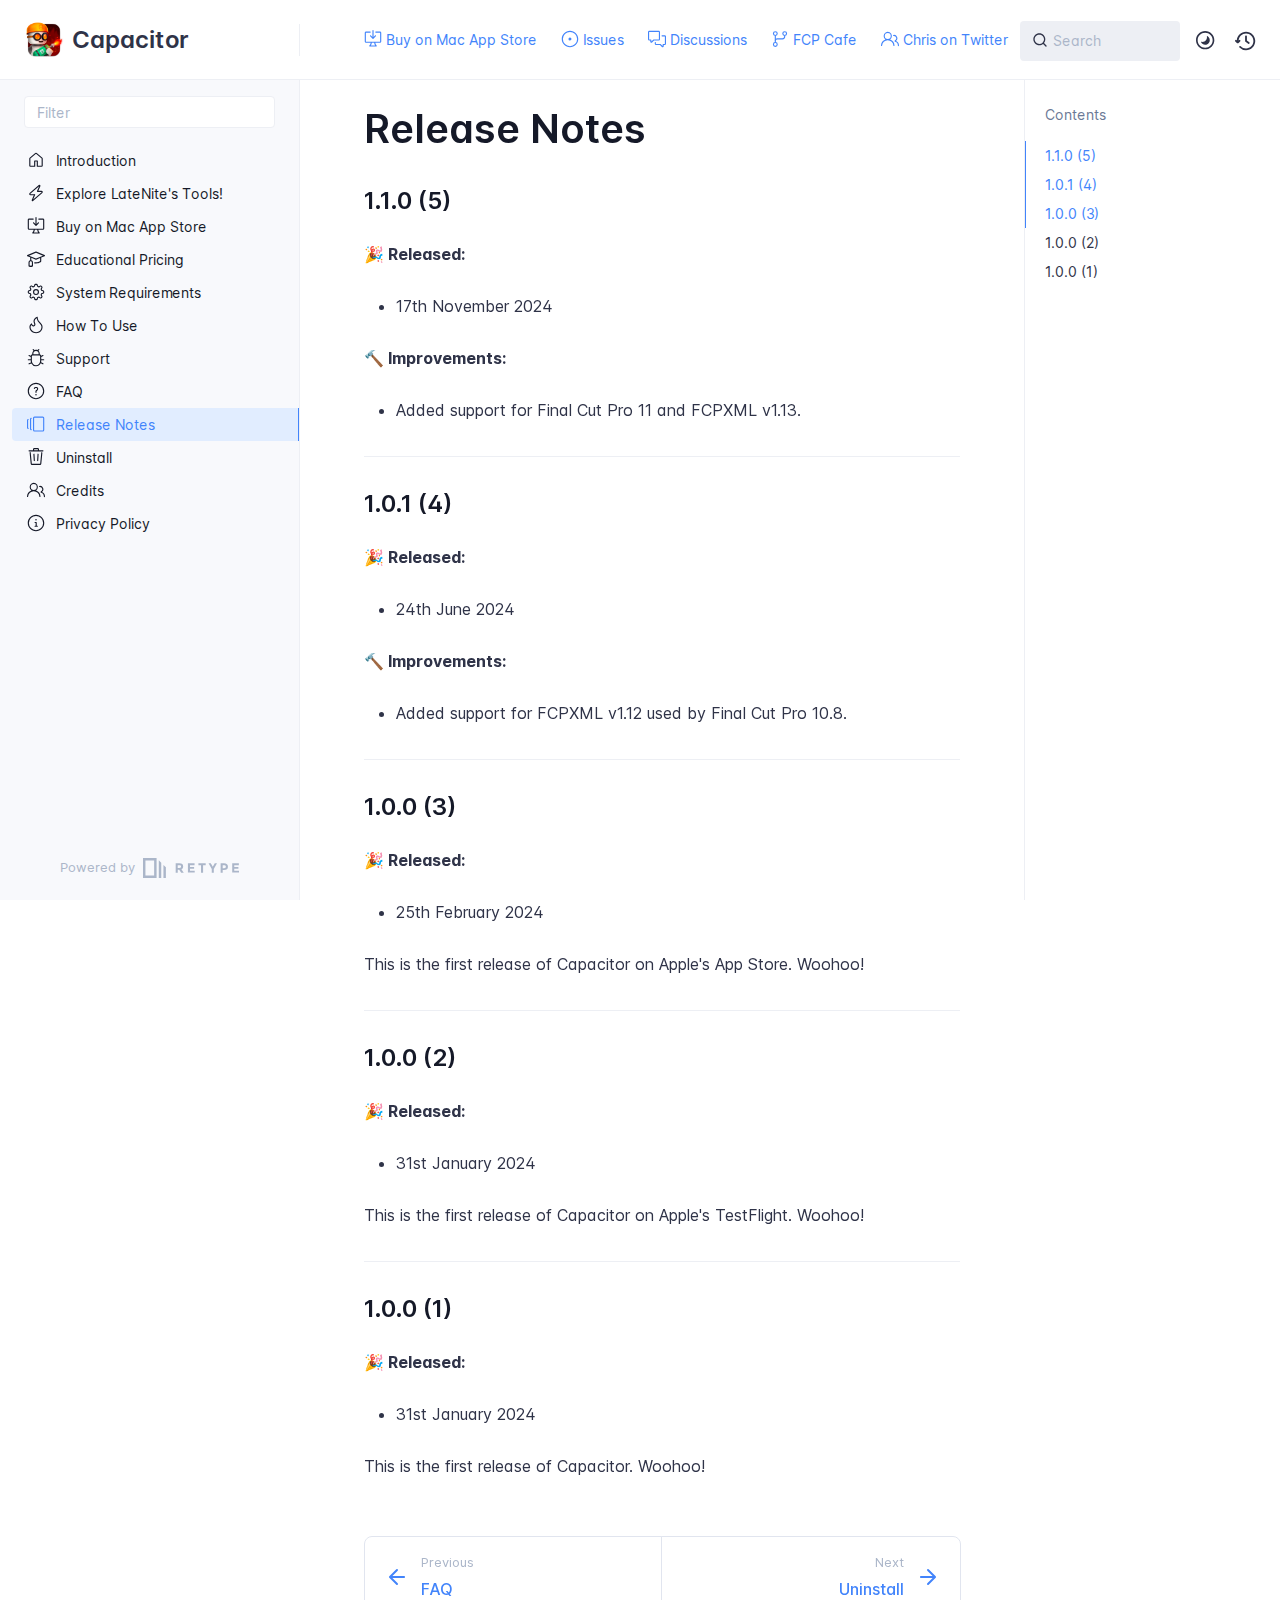
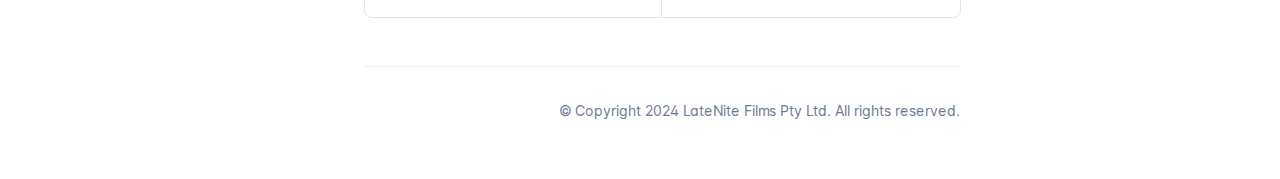
<file: release-notes/index.html>
<!DOCTYPE html>
<html lang="en" class="h-full">
<head>
    <meta charset="UTF-8">
    <meta name="viewport" content="width=device-width,initial-scale=1">
    <meta name="turbo-cache-control" content="no-cache" data-turbo-track="reload" data-track-token="3.6.0.785203519518">

    <!-- See retype.com -->
    <meta name="generator" content="Retype 3.6.0">

    <!-- Primary Meta Tags -->
    <title>Release Notes</title>
    <meta name="title" content="Release Notes">
    <meta name="description" content="🎉 Released:">

    <!-- Canonical -->
    <link rel="canonical" href="https://capacitor.pro/release-notes/">

    <!-- Open Graph / Facebook -->
    <meta property="og:type" content="website">
    <meta property="og:url" content="https://capacitor.pro/release-notes/">
    <meta property="og:title" content="Release Notes">
    <meta property="og:description" content="🎉 Released:">

    <!-- Twitter -->
    <meta property="twitter:card" content="summary_large_image">
    <meta property="twitter:url" content="https://capacitor.pro/release-notes/">
    <meta property="twitter:title" content="Release Notes">
    <meta property="twitter:description" content="🎉 Released:">

    <script data-cfasync="false">(function () { var el = document.documentElement, m = localStorage.getItem("doc_theme"), wm = window.matchMedia; if (m === "dark" || (!m && wm && wm("(prefers-color-scheme: dark)").matches)) { el.classList.add("dark") } else { el.classList.remove("dark") } })();</script>

    <link href="../resources/css/retype.css?v=3.6.0.785203519518" rel="stylesheet">

    <script data-cfasync="false" src="../resources/js/config.js?v=3.6.0.785203519518" data-turbo-eval="false" defer></script>
    <script data-cfasync="false" src="../resources/js/retype.js?v=3.6.0" data-turbo-eval="false" defer></script>
    <script id="lunr-js" data-cfasync="false" src="../resources/js/lunr.js?v=3.6.0.785203519518" data-turbo-eval="false" defer></script>
</head>
<body>
    <div id="docs-app" class="relative text-base antialiased text-gray-700 bg-white font-body dark:bg-dark-850 dark:text-dark-300">
        <div class="absolute bottom-0 left-0 bg-gray-100 dark:bg-dark-800" style="top: 5rem; right: 50%"></div>
    
        <header id="docs-site-header" class="sticky top-0 z-30 flex w-full h-16 bg-white border-b border-gray-200 md:h-20 dark:bg-dark-850 dark:border-dark-650">
            <div class="container relative flex items-center justify-between pr-6 grow md:justify-start">
                <!-- Mobile menu button skeleton -->
                <button v-cloak class="skeleton docs-mobile-menu-button flex items-center justify-center shrink-0 overflow-hidden dark:text-white focus:outline-none rounded-full w-10 h-10 ml-3.5 md:hidden"><svg xmlns="http://www.w3.org/2000/svg" class="mb-px shrink-0" width="24" height="24" viewBox="0 0 24 24" role="presentation" style="margin-bottom: 0px;"><g fill="currentColor"><path d="M2 4h20v2H2zM2 11h20v2H2zM2 18h20v2H2z"></path></g></svg></button>
                <div v-cloak id="docs-sidebar-toggle"></div>
        
                <!-- Logo -->
                <div class="flex items-center justify-between h-full py-2 md:w-75">
                    <div class="flex items-center px-2 md:px-6">
                        <a id="docs-site-logo" href="../" class="flex items-center leading-snug text-2xl">
                            <span class="w-10 mr-2 grow-0 shrink-0 overflow-hidden">
                                <img class="max-h-10 dark:hidden md:inline-block" src="../static/logo.png">
                                <img class="max-h-10 hidden dark:inline-block" src="../static/logo.png">
                            </span>
                            <span class="dark:text-white font-semibold line-clamp-1 md:line-clamp-2">Capacitor</span>
                        </a>
                    </div>
        
                    <span class="hidden h-8 border-r md:inline-block dark:border-dark-650"></span>
                </div>
        
                <div class="flex justify-between md:grow">
                    <!-- Top Nav -->
                    <nav class="hidden md:flex">
                        <ul class="flex flex-col mb-4 md:pl-16 md:mb-0 md:flex-row md:items-center">
                            <li class="mr-6">
                                <a class="py-2 md:mb-0 inline-flex items-center text-sm whitespace-nowrap transition-colors duration-200 ease-linear md:text-blue-500 dark:text-blue-400 hover:text-blue-800 dark:hover:text-blue-200" href="../buy/">
                                    <svg xmlns="http://www.w3.org/2000/svg" class="mb-px mr-1" width="18" height="18" viewBox="0 0 24 24" role="presentation">
                                        <g fill="currentColor">
                                            <path d="M11.25 9.331V.75a.75.75 0 0 1 1.5 0v8.58l1.949-2.11A.75.75 0 1 1 15.8 8.237l-3.25 3.52a.75.75 0 0 1-1.102 0l-3.25-3.52A.75.75 0 1 1 9.3 7.22l1.949 2.111Z"/><path d="M2.5 3.75v11.5c0 .138.112.25.25.25h18.5a.25.25 0 0 0 .25-.25V3.75a.25.25 0 0 0-.25-.25h-5.5a.75.75 0 0 1 0-1.5h5.5c.966 0 1.75.784 1.75 1.75v11.5A1.75 1.75 0 0 1 21.25 17h-6.204c.171 1.375.805 2.652 1.769 3.757A.752.752 0 0 1 16.25 22h-8.5a.75.75 0 0 1-.566-1.243c.965-1.105 1.599-2.382 1.77-3.757H2.75A1.75 1.75 0 0 1 1 15.25V3.75C1 2.784 1.784 2 2.75 2h5.5a.75.75 0 0 1 0 1.5h-5.5a.25.25 0 0 0-.25.25ZM10.463 17c-.126 1.266-.564 2.445-1.223 3.5h5.52c-.66-1.055-1.098-2.234-1.223-3.5Z"/>
                                        </g>
                                    </svg>
                                    <span>Buy on Mac App Store</span>
                                </a>
                            </li>
                            <li class="mr-6">
                                <a class="py-2 md:mb-0 inline-flex items-center text-sm whitespace-nowrap transition-colors duration-200 ease-linear md:text-blue-500 dark:text-blue-400 hover:text-blue-800 dark:hover:text-blue-200" href="https://github.com/latenitefilms/capacitor/issues" target="_blank">
                                    <svg xmlns="http://www.w3.org/2000/svg" class="mb-px mr-1" width="18" height="18" viewBox="0 0 24 24" role="presentation">
                                        <g fill="currentColor">
                                            <path d="M12 1c6.075 0 11 4.925 11 11s-4.925 11-11 11S1 18.075 1 12 5.925 1 12 1ZM2.5 12a9.5 9.5 0 0 0 9.5 9.5 9.5 9.5 0 0 0 9.5-9.5A9.5 9.5 0 0 0 12 2.5 9.5 9.5 0 0 0 2.5 12Zm9.5 2a2 2 0 1 1-.001-3.999A2 2 0 0 1 12 14Z"/>
                                        </g>
                                    </svg>
                                    <span>Issues</span>
                                </a>
                            </li>
                            <li class="mr-6">
                                <a class="py-2 md:mb-0 inline-flex items-center text-sm whitespace-nowrap transition-colors duration-200 ease-linear md:text-blue-500 dark:text-blue-400 hover:text-blue-800 dark:hover:text-blue-200" href="https://github.com/latenitefilms/capacitor/discussions" target="_blank">
                                    <svg xmlns="http://www.w3.org/2000/svg" class="mb-px mr-1" width="18" height="18" viewBox="0 0 24 24" role="presentation">
                                        <g fill="currentColor">
                                            <path d="M1.75 1h12.5c.966 0 1.75.784 1.75 1.75v9.5A1.75 1.75 0 0 1 14.25 14H8.061l-2.574 2.573A1.458 1.458 0 0 1 3 15.543V14H1.75A1.75 1.75 0 0 1 0 12.25v-9.5C0 1.784.784 1 1.75 1ZM1.5 2.75v9.5c0 .138.112.25.25.25h2a.75.75 0 0 1 .75.75v2.19l2.72-2.72a.749.749 0 0 1 .53-.22h6.5a.25.25 0 0 0 .25-.25v-9.5a.25.25 0 0 0-.25-.25H1.75a.25.25 0 0 0-.25.25Z"/><path d="M22.5 8.75a.25.25 0 0 0-.25-.25h-3.5a.75.75 0 0 1 0-1.5h3.5c.966 0 1.75.784 1.75 1.75v9.5A1.75 1.75 0 0 1 22.25 20H21v1.543a1.457 1.457 0 0 1-2.487 1.03L15.939 20H10.75A1.75 1.75 0 0 1 9 18.25v-1.465a.75.75 0 0 1 1.5 0v1.465c0 .138.112.25.25.25h5.5a.75.75 0 0 1 .53.22l2.72 2.72v-2.19a.75.75 0 0 1 .75-.75h2a.25.25 0 0 0 .25-.25v-9.5Z"/>
                                        </g>
                                    </svg>
                                    <span>Discussions</span>
                                </a>
                            </li>
                            <li class="mr-6">
                                <a class="py-2 md:mb-0 inline-flex items-center text-sm whitespace-nowrap transition-colors duration-200 ease-linear md:text-blue-500 dark:text-blue-400 hover:text-blue-800 dark:hover:text-blue-200" href="https://fcp.cafe" target="_blank">
                                    <svg xmlns="http://www.w3.org/2000/svg" class="mb-px mr-1" width="18" height="18" viewBox="0 0 24 24" role="presentation">
                                        <g fill="currentColor">
                                            <path d="M15 4.75a3.25 3.25 0 1 1 6.5 0 3.25 3.25 0 0 1-6.5 0ZM2.5 19.25a3.25 3.25 0 1 1 6.5 0 3.25 3.25 0 0 1-6.5 0Zm0-14.5a3.25 3.25 0 1 1 6.5 0 3.25 3.25 0 0 1-6.5 0ZM5.75 6.5a1.75 1.75 0 1 0-.001-3.501A1.75 1.75 0 0 0 5.75 6.5Zm0 14.5a1.75 1.75 0 1 0-.001-3.501A1.75 1.75 0 0 0 5.75 21Zm12.5-14.5a1.75 1.75 0 1 0-.001-3.501A1.75 1.75 0 0 0 18.25 6.5Z"/><path d="M5.75 16.75A.75.75 0 0 1 5 16V8a.75.75 0 0 1 1.5 0v8a.75.75 0 0 1-.75.75Z"/><path d="M17.5 8.75v-1H19v1a3.75 3.75 0 0 1-3.75 3.75h-7a1.75 1.75 0 0 0-1.75 1.75H5A3.25 3.25 0 0 1 8.25 11h7a2.25 2.25 0 0 0 2.25-2.25Z"/>
                                        </g>
                                    </svg>
                                    <span>FCP Cafe</span>
                                </a>
                            </li>
                            <li class="mr-6">
                                <a class="py-2 md:mb-0 inline-flex items-center text-sm whitespace-nowrap transition-colors duration-200 ease-linear md:text-blue-500 dark:text-blue-400 hover:text-blue-800 dark:hover:text-blue-200" href="https://twitter.com/chrisatlatenite" target="_blank">
                                    <svg xmlns="http://www.w3.org/2000/svg" class="mb-px mr-1" width="18" height="18" viewBox="0 0 24 24" role="presentation">
                                        <g fill="currentColor">
                                            <path d="M3.5 8a5.5 5.5 0 1 1 8.596 4.547 9.005 9.005 0 0 1 5.9 8.18.751.751 0 0 1-1.5.045 7.5 7.5 0 0 0-14.993 0 .75.75 0 0 1-1.499-.044 9.005 9.005 0 0 1 5.9-8.181A5.496 5.496 0 0 1 3.5 8ZM9 4a4 4 0 1 0 0 8 4 4 0 0 0 0-8Zm8.29 4c-.148 0-.292.01-.434.03a.75.75 0 1 1-.212-1.484 4.53 4.53 0 0 1 3.38 8.097 6.69 6.69 0 0 1 3.956 6.107.75.75 0 0 1-1.5 0 5.193 5.193 0 0 0-3.696-4.972l-.534-.16v-1.676l.41-.209A3.03 3.03 0 0 0 17.29 8Z"/>
                                        </g>
                                    </svg>
                                    <span>Chris on Twitter</span>
                                </a>
                            </li>
                            <li class="mr-6">
                                <a class="py-2 md:mb-0 inline-flex items-center text-sm whitespace-nowrap transition-colors duration-200 ease-linear md:text-blue-500 dark:text-blue-400 hover:text-blue-800 dark:hover:text-blue-200" href="https://latenitefilms.com" target="_blank">
                                    <svg xmlns="http://www.w3.org/2000/svg" class="mb-px mr-1" width="18" height="18" viewBox="0 0 24 24" role="presentation">
                                        <g fill="currentColor">
                                            <path d="M12 2.5c-3.81 0-6.5 2.743-6.5 6.119 0 1.536.632 2.572 1.425 3.56.172.215.347.422.527.635l.096.112c.21.25.427.508.63.774.404.531.783 1.128.995 1.834a.75.75 0 0 1-1.436.432c-.138-.46-.397-.89-.753-1.357a18.111 18.111 0 0 0-.582-.714l-.092-.11c-.18-.212-.37-.436-.555-.667C4.87 12.016 4 10.651 4 8.618 4 4.363 7.415 1 12 1s8 3.362 8 7.619c0 2.032-.87 3.397-1.755 4.5-.185.23-.375.454-.555.667l-.092.109c-.21.248-.405.481-.582.714-.356.467-.615.898-.753 1.357a.751.751 0 0 1-1.437-.432c.213-.706.592-1.303.997-1.834.202-.266.419-.524.63-.774l.095-.112c.18-.213.355-.42.527-.634.793-.99 1.425-2.025 1.425-3.561C18.5 5.243 15.81 2.5 12 2.5ZM8.75 18h6.5a.75.75 0 0 1 0 1.5h-6.5a.75.75 0 0 1 0-1.5Zm.75 3.75a.75.75 0 0 1 .75-.75h3.5a.75.75 0 0 1 0 1.5h-3.5a.75.75 0 0 1-.75-.75Z"/>
                                        </g>
                                    </svg>
                                    <span>LateNite</span>
                                </a>
                            </li>
        
                        </ul>
                    </nav>
        
                    <!-- Header Right Skeleton -->
                    <div v-cloak class="flex justify-end grow skeleton">
        
                        <!-- Search input mock -->
                        <div class="relative hidden w-40 lg:block lg:max-w-sm lg:ml-auto">
                            <div class="absolute flex items-center justify-center h-full pl-3 dark:text-dark-300">
                                <svg xmlns="http://www.w3.org/2000/svg" class="icon-base" width="16" height="16" viewBox="0 0 24 24" aria-labelledby="icon" role="presentation" style="margin-bottom: 1px;"><g fill="currentColor" ><path d="M21.71 20.29l-3.68-3.68A8.963 8.963 0 0020 11c0-4.96-4.04-9-9-9s-9 4.04-9 9 4.04 9 9 9c2.12 0 4.07-.74 5.61-1.97l3.68 3.68c.2.19.45.29.71.29s.51-.1.71-.29c.39-.39.39-1.03 0-1.42zM4 11c0-3.86 3.14-7 7-7s7 3.14 7 7c0 1.92-.78 3.66-2.04 4.93-.01.01-.02.01-.02.01-.01.01-.01.01-.01.02A6.98 6.98 0 0111 18c-3.86 0-7-3.14-7-7z" ></path></g></svg>
                            </div>
                            <input class="w-full h-10 placeholder-gray-400 transition-colors duration-200 ease-in bg-gray-200 border border-transparent rounded md:text-sm hover:bg-white hover:border-gray-300 focus:outline-none focus:bg-white focus:border-gray-500 dark:bg-dark-600 dark:border-dark-600 dark:placeholder-dark-400" style="padding: 0.625rem 0.75rem 0.625rem 2rem" type="text" placeholder="Search">
                        </div>
        
                        <!-- Mobile search button -->
                        <div class="flex items-center justify-center w-10 h-10 lg:hidden">
                            <svg xmlns="http://www.w3.org/2000/svg" class="shrink-0 icon-base" width="20" height="20" viewBox="0 0 24 24" aria-labelledby="icon" role="presentation" style="margin-bottom: 0px;"><g fill="currentColor" ><path d="M21.71 20.29l-3.68-3.68A8.963 8.963 0 0020 11c0-4.96-4.04-9-9-9s-9 4.04-9 9 4.04 9 9 9c2.12 0 4.07-.74 5.61-1.97l3.68 3.68c.2.19.45.29.71.29s.51-.1.71-.29c.39-.39.39-1.03 0-1.42zM4 11c0-3.86 3.14-7 7-7s7 3.14 7 7c0 1.92-.78 3.66-2.04 4.93-.01.01-.02.01-.02.01-.01.01-.01.01-.01.02A6.98 6.98 0 0111 18c-3.86 0-7-3.14-7-7z" ></path></g></svg>
                        </div>
        
                        <!-- Dark mode switch placeholder -->
                        <div class="w-10 h-10 lg:ml-2"></div>
        
                        <!-- History button -->
                        <div class="flex items-center justify-center w-10 h-10" style="margin-right: -0.625rem;">
                            <svg xmlns="http://www.w3.org/2000/svg" class="shrink-0 icon-base" width="22" height="22" viewBox="0 0 24 24" aria-labelledby="icon" role="presentation" style="margin-bottom: 0px;"><g fill="currentColor" ><g ><path d="M12.01 6.01c-.55 0-1 .45-1 1V12a1 1 0 00.4.8l3 2.22a.985.985 0 001.39-.2.996.996 0 00-.21-1.4l-2.6-1.92V7.01c.02-.55-.43-1-.98-1z"></path><path d="M12.01 1.91c-5.33 0-9.69 4.16-10.05 9.4l-.29-.26a.997.997 0 10-1.34 1.48l1.97 1.79c.19.17.43.26.67.26s.48-.09.67-.26l1.97-1.79a.997.997 0 10-1.34-1.48l-.31.28c.34-4.14 3.82-7.41 8.05-7.41 4.46 0 8.08 3.63 8.08 8.09s-3.63 8.08-8.08 8.08c-2.18 0-4.22-.85-5.75-2.4a.996.996 0 10-1.42 1.4 10.02 10.02 0 007.17 2.99c5.56 0 10.08-4.52 10.08-10.08.01-5.56-4.52-10.09-10.08-10.09z"></path></g></g></svg>
                        </div>
                    </div>
        
                    <div v-cloak class="flex justify-end grow">
                        <div id="docs-mobile-search-button"></div>
                        <doc-search-desktop></doc-search-desktop>
        
                        <doc-theme-switch class="lg:ml-2"></doc-theme-switch>
                        <doc-history></doc-history>
                    </div>
                </div>
            </div>
        </header>
    
        <div class="container relative flex bg-white">
            <!-- Sidebar Skeleton -->
            <div v-cloak class="fixed flex flex-col shrink-0 duration-300 ease-in-out bg-gray-100 border-gray-200 sidebar top-20 w-75 border-r h-screen md:sticky transition-transform skeleton dark:bg-dark-800 dark:border-dark-650">
            
                <!-- Render this div, if config.showSidebarFilter is `true` -->
                <div class="flex items-center h-16 px-6">
                    <input class="w-full h-8 px-3 py-2 transition-colors duration-200 ease-linear bg-white border border-gray-200 rounded shadow-none text-sm focus:outline-none focus:border-gray-600 dark:bg-dark-600 dark:border-dark-600" type="text" placeholder="Filter">
                </div>
            
                <div class="pl-6 mt-1 mb-4">
                    <div class="w-32 h-3 mb-4 bg-gray-200 rounded-full loading dark:bg-dark-600"></div>
                    <div class="w-48 h-3 mb-4 bg-gray-200 rounded-full loading dark:bg-dark-600"></div>
                    <div class="w-40 h-3 mb-4 bg-gray-200 rounded-full loading dark:bg-dark-600"></div>
                    <div class="w-32 h-3 mb-4 bg-gray-200 rounded-full loading dark:bg-dark-600"></div>
                    <div class="w-48 h-3 mb-4 bg-gray-200 rounded-full loading dark:bg-dark-600"></div>
                    <div class="w-40 h-3 mb-4 bg-gray-200 rounded-full loading dark:bg-dark-600"></div>
                </div>
            
                <div class="shrink-0 mt-auto bg-transparent dark:border-dark-650">
                    <a class="flex items-center justify-center flex-nowrap h-16 text-gray-400 dark:text-dark-400 hover:text-gray-700 dark:hover:text-dark-300 transition-colors duration-150 ease-in docs-powered-by" target="_blank" href="https://retype.com/" rel="noopener">
                        <span class="text-xs whitespace-nowrap">Powered by</span>
                        <svg xmlns="http://www.w3.org/2000/svg" class="ml-2" fill="currentColor" width="96" height="20" overflow="visible"><path d="M0 0v20h13.59V0H0zm11.15 17.54H2.44V2.46h8.71v15.08zM15.8 20h2.44V4.67L15.8 2.22zM20.45 6.89V20h2.44V9.34z"/><g><path d="M40.16 8.44c0 1.49-.59 2.45-1.75 2.88l2.34 3.32h-2.53l-2.04-2.96h-1.43v2.96h-2.06V5.36h3.5c1.43 0 2.46.24 3.07.73s.9 1.27.9 2.35zm-2.48 1.1c.26-.23.38-.59.38-1.09 0-.5-.13-.84-.4-1.03s-.73-.28-1.39-.28h-1.54v2.75h1.5c.72 0 1.2-.12 1.45-.35zM51.56 5.36V7.2h-4.59v1.91h4.13v1.76h-4.13v1.92h4.74v1.83h-6.79V5.36h6.64zM60.09 7.15v7.48h-2.06V7.15h-2.61V5.36h7.28v1.79h-2.61zM70.81 14.64h-2.06v-3.66l-3.19-5.61h2.23l1.99 3.45 1.99-3.45H74l-3.19 5.61v3.66zM83.99 6.19c.65.55.97 1.4.97 2.55s-.33 1.98-1 2.51-1.68.8-3.04.8h-1.23v2.59h-2.06V5.36h3.26c1.42 0 2.45.28 3.1.83zm-1.51 3.65c.25-.28.37-.69.37-1.22s-.16-.92-.48-1.14c-.32-.23-.82-.34-1.5-.34H79.7v3.12h1.38c.68 0 1.15-.14 1.4-.42zM95.85 5.36V7.2h-4.59v1.91h4.13v1.76h-4.13v1.92H96v1.83h-6.79V5.36h6.64z"/></g></svg>
                    </a>
                </div>
            </div>
            
            <!-- Sidebar component -->
            <doc-sidebar v-cloak>
                <template #sidebar-footer>
                    <div class="shrink-0 mt-auto border-t md:bg-transparent md:border-none dark:border-dark-650">
            
                        <div class="py-3 px-6 md:hidden border-b dark:border-dark-650">
                            <nav>
                                <ul class="flex flex-wrap justify-center items-center">
                                    <li class="mr-6">
                                        <a class="block py-1 inline-flex items-center text-sm whitespace-nowrap transition-colors duration-200 ease-linear md:text-blue-500 dark:text-blue-400 hover:text-blue-800 dark:hover:text-blue-200" href="../buy/">
                                            <svg xmlns="http://www.w3.org/2000/svg" class="mb-px mr-1" width="18" height="18" viewBox="0 0 24 24" role="presentation">
                                                <g fill="currentColor">
                                                    <path d="M11.25 9.331V.75a.75.75 0 0 1 1.5 0v8.58l1.949-2.11A.75.75 0 1 1 15.8 8.237l-3.25 3.52a.75.75 0 0 1-1.102 0l-3.25-3.52A.75.75 0 1 1 9.3 7.22l1.949 2.111Z"/><path d="M2.5 3.75v11.5c0 .138.112.25.25.25h18.5a.25.25 0 0 0 .25-.25V3.75a.25.25 0 0 0-.25-.25h-5.5a.75.75 0 0 1 0-1.5h5.5c.966 0 1.75.784 1.75 1.75v11.5A1.75 1.75 0 0 1 21.25 17h-6.204c.171 1.375.805 2.652 1.769 3.757A.752.752 0 0 1 16.25 22h-8.5a.75.75 0 0 1-.566-1.243c.965-1.105 1.599-2.382 1.77-3.757H2.75A1.75 1.75 0 0 1 1 15.25V3.75C1 2.784 1.784 2 2.75 2h5.5a.75.75 0 0 1 0 1.5h-5.5a.25.25 0 0 0-.25.25ZM10.463 17c-.126 1.266-.564 2.445-1.223 3.5h5.52c-.66-1.055-1.098-2.234-1.223-3.5Z"/>
                                                </g>
                                            </svg>
                                            <span>Buy on Mac App Store</span>
                                        </a>
                                    </li>
                                    <li class="mr-6">
                                        <a class="block py-1 inline-flex items-center text-sm whitespace-nowrap transition-colors duration-200 ease-linear md:text-blue-500 dark:text-blue-400 hover:text-blue-800 dark:hover:text-blue-200" href="https://github.com/latenitefilms/capacitor/issues" target="_blank">
                                            <svg xmlns="http://www.w3.org/2000/svg" class="mb-px mr-1" width="18" height="18" viewBox="0 0 24 24" role="presentation">
                                                <g fill="currentColor">
                                                    <path d="M12 1c6.075 0 11 4.925 11 11s-4.925 11-11 11S1 18.075 1 12 5.925 1 12 1ZM2.5 12a9.5 9.5 0 0 0 9.5 9.5 9.5 9.5 0 0 0 9.5-9.5A9.5 9.5 0 0 0 12 2.5 9.5 9.5 0 0 0 2.5 12Zm9.5 2a2 2 0 1 1-.001-3.999A2 2 0 0 1 12 14Z"/>
                                                </g>
                                            </svg>
                                            <span>Issues</span>
                                        </a>
                                    </li>
                                    <li class="mr-6">
                                        <a class="block py-1 inline-flex items-center text-sm whitespace-nowrap transition-colors duration-200 ease-linear md:text-blue-500 dark:text-blue-400 hover:text-blue-800 dark:hover:text-blue-200" href="https://github.com/latenitefilms/capacitor/discussions" target="_blank">
                                            <svg xmlns="http://www.w3.org/2000/svg" class="mb-px mr-1" width="18" height="18" viewBox="0 0 24 24" role="presentation">
                                                <g fill="currentColor">
                                                    <path d="M1.75 1h12.5c.966 0 1.75.784 1.75 1.75v9.5A1.75 1.75 0 0 1 14.25 14H8.061l-2.574 2.573A1.458 1.458 0 0 1 3 15.543V14H1.75A1.75 1.75 0 0 1 0 12.25v-9.5C0 1.784.784 1 1.75 1ZM1.5 2.75v9.5c0 .138.112.25.25.25h2a.75.75 0 0 1 .75.75v2.19l2.72-2.72a.749.749 0 0 1 .53-.22h6.5a.25.25 0 0 0 .25-.25v-9.5a.25.25 0 0 0-.25-.25H1.75a.25.25 0 0 0-.25.25Z"/><path d="M22.5 8.75a.25.25 0 0 0-.25-.25h-3.5a.75.75 0 0 1 0-1.5h3.5c.966 0 1.75.784 1.75 1.75v9.5A1.75 1.75 0 0 1 22.25 20H21v1.543a1.457 1.457 0 0 1-2.487 1.03L15.939 20H10.75A1.75 1.75 0 0 1 9 18.25v-1.465a.75.75 0 0 1 1.5 0v1.465c0 .138.112.25.25.25h5.5a.75.75 0 0 1 .53.22l2.72 2.72v-2.19a.75.75 0 0 1 .75-.75h2a.25.25 0 0 0 .25-.25v-9.5Z"/>
                                                </g>
                                            </svg>
                                            <span>Discussions</span>
                                        </a>
                                    </li>
                                    <li class="mr-6">
                                        <a class="block py-1 inline-flex items-center text-sm whitespace-nowrap transition-colors duration-200 ease-linear md:text-blue-500 dark:text-blue-400 hover:text-blue-800 dark:hover:text-blue-200" href="https://fcp.cafe" target="_blank">
                                            <svg xmlns="http://www.w3.org/2000/svg" class="mb-px mr-1" width="18" height="18" viewBox="0 0 24 24" role="presentation">
                                                <g fill="currentColor">
                                                    <path d="M15 4.75a3.25 3.25 0 1 1 6.5 0 3.25 3.25 0 0 1-6.5 0ZM2.5 19.25a3.25 3.25 0 1 1 6.5 0 3.25 3.25 0 0 1-6.5 0Zm0-14.5a3.25 3.25 0 1 1 6.5 0 3.25 3.25 0 0 1-6.5 0ZM5.75 6.5a1.75 1.75 0 1 0-.001-3.501A1.75 1.75 0 0 0 5.75 6.5Zm0 14.5a1.75 1.75 0 1 0-.001-3.501A1.75 1.75 0 0 0 5.75 21Zm12.5-14.5a1.75 1.75 0 1 0-.001-3.501A1.75 1.75 0 0 0 18.25 6.5Z"/><path d="M5.75 16.75A.75.75 0 0 1 5 16V8a.75.75 0 0 1 1.5 0v8a.75.75 0 0 1-.75.75Z"/><path d="M17.5 8.75v-1H19v1a3.75 3.75 0 0 1-3.75 3.75h-7a1.75 1.75 0 0 0-1.75 1.75H5A3.25 3.25 0 0 1 8.25 11h7a2.25 2.25 0 0 0 2.25-2.25Z"/>
                                                </g>
                                            </svg>
                                            <span>FCP Cafe</span>
                                        </a>
                                    </li>
                                    <li class="mr-6">
                                        <a class="block py-1 inline-flex items-center text-sm whitespace-nowrap transition-colors duration-200 ease-linear md:text-blue-500 dark:text-blue-400 hover:text-blue-800 dark:hover:text-blue-200" href="https://twitter.com/chrisatlatenite" target="_blank">
                                            <svg xmlns="http://www.w3.org/2000/svg" class="mb-px mr-1" width="18" height="18" viewBox="0 0 24 24" role="presentation">
                                                <g fill="currentColor">
                                                    <path d="M3.5 8a5.5 5.5 0 1 1 8.596 4.547 9.005 9.005 0 0 1 5.9 8.18.751.751 0 0 1-1.5.045 7.5 7.5 0 0 0-14.993 0 .75.75 0 0 1-1.499-.044 9.005 9.005 0 0 1 5.9-8.181A5.496 5.496 0 0 1 3.5 8ZM9 4a4 4 0 1 0 0 8 4 4 0 0 0 0-8Zm8.29 4c-.148 0-.292.01-.434.03a.75.75 0 1 1-.212-1.484 4.53 4.53 0 0 1 3.38 8.097 6.69 6.69 0 0 1 3.956 6.107.75.75 0 0 1-1.5 0 5.193 5.193 0 0 0-3.696-4.972l-.534-.16v-1.676l.41-.209A3.03 3.03 0 0 0 17.29 8Z"/>
                                                </g>
                                            </svg>
                                            <span>Chris on Twitter</span>
                                        </a>
                                    </li>
                                    <li class="mr-6">
                                        <a class="block py-1 inline-flex items-center text-sm whitespace-nowrap transition-colors duration-200 ease-linear md:text-blue-500 dark:text-blue-400 hover:text-blue-800 dark:hover:text-blue-200" href="https://latenitefilms.com" target="_blank">
                                            <svg xmlns="http://www.w3.org/2000/svg" class="mb-px mr-1" width="18" height="18" viewBox="0 0 24 24" role="presentation">
                                                <g fill="currentColor">
                                                    <path d="M12 2.5c-3.81 0-6.5 2.743-6.5 6.119 0 1.536.632 2.572 1.425 3.56.172.215.347.422.527.635l.096.112c.21.25.427.508.63.774.404.531.783 1.128.995 1.834a.75.75 0 0 1-1.436.432c-.138-.46-.397-.89-.753-1.357a18.111 18.111 0 0 0-.582-.714l-.092-.11c-.18-.212-.37-.436-.555-.667C4.87 12.016 4 10.651 4 8.618 4 4.363 7.415 1 12 1s8 3.362 8 7.619c0 2.032-.87 3.397-1.755 4.5-.185.23-.375.454-.555.667l-.092.109c-.21.248-.405.481-.582.714-.356.467-.615.898-.753 1.357a.751.751 0 0 1-1.437-.432c.213-.706.592-1.303.997-1.834.202-.266.419-.524.63-.774l.095-.112c.18-.213.355-.42.527-.634.793-.99 1.425-2.025 1.425-3.561C18.5 5.243 15.81 2.5 12 2.5ZM8.75 18h6.5a.75.75 0 0 1 0 1.5h-6.5a.75.75 0 0 1 0-1.5Zm.75 3.75a.75.75 0 0 1 .75-.75h3.5a.75.75 0 0 1 0 1.5h-3.5a.75.75 0 0 1-.75-.75Z"/>
                                                </g>
                                            </svg>
                                            <span>LateNite</span>
                                        </a>
                                    </li>
            
                                </ul>
                            </nav>
                        </div>
            
                        <a class="flex items-center justify-center flex-nowrap h-16 text-gray-400 dark:text-dark-400 hover:text-gray-700 dark:hover:text-dark-300 transition-colors duration-150 ease-in docs-powered-by" target="_blank" href="https://retype.com/" rel="noopener">
                            <span class="text-xs whitespace-nowrap">Powered by</span>
                            <svg xmlns="http://www.w3.org/2000/svg" class="ml-2" fill="currentColor" width="96" height="20" overflow="visible"><path d="M0 0v20h13.59V0H0zm11.15 17.54H2.44V2.46h8.71v15.08zM15.8 20h2.44V4.67L15.8 2.22zM20.45 6.89V20h2.44V9.34z"/><g><path d="M40.16 8.44c0 1.49-.59 2.45-1.75 2.88l2.34 3.32h-2.53l-2.04-2.96h-1.43v2.96h-2.06V5.36h3.5c1.43 0 2.46.24 3.07.73s.9 1.27.9 2.35zm-2.48 1.1c.26-.23.38-.59.38-1.09 0-.5-.13-.84-.4-1.03s-.73-.28-1.39-.28h-1.54v2.75h1.5c.72 0 1.2-.12 1.45-.35zM51.56 5.36V7.2h-4.59v1.91h4.13v1.76h-4.13v1.92h4.74v1.83h-6.79V5.36h6.64zM60.09 7.15v7.48h-2.06V7.15h-2.61V5.36h7.28v1.79h-2.61zM70.81 14.64h-2.06v-3.66l-3.19-5.61h2.23l1.99 3.45 1.99-3.45H74l-3.19 5.61v3.66zM83.99 6.19c.65.55.97 1.4.97 2.55s-.33 1.98-1 2.51-1.68.8-3.04.8h-1.23v2.59h-2.06V5.36h3.26c1.42 0 2.45.28 3.1.83zm-1.51 3.65c.25-.28.37-.69.37-1.22s-.16-.92-.48-1.14c-.32-.23-.82-.34-1.5-.34H79.7v3.12h1.38c.68 0 1.15-.14 1.4-.42zM95.85 5.36V7.2h-4.59v1.91h4.13v1.76h-4.13v1.92H96v1.83h-6.79V5.36h6.64z"/></g></svg>
                        </a>
                    </div>
                </template>
            </doc-sidebar>
    
            <div class="grow min-w-0 dark:bg-dark-850">
                <!-- Render "toolbar" template here on api pages --><!-- Render page content -->
                <div class="flex">
                    <div class="min-w-0 p-4 grow md:px-16">
                        <main class="relative pb-12 lg:pt-2">
                            <div class="docs-markdown" id="docs-content">
                                <!-- Rendered if sidebar right is enabled -->
                                <div id="docs-sidebar-right-toggle"></div>
                                <!-- Page content  -->
<doc-anchor-target id="release-notes" class="break-words">
    <h1>
        <doc-anchor-trigger class="header-anchor-trigger" to="#release-notes">#</doc-anchor-trigger>
        <span>Release Notes</span>
    </h1>
</doc-anchor-target>
<doc-anchor-target id="110-5">
    <h3>
        <doc-anchor-trigger class="header-anchor-trigger" to="#110-5">#</doc-anchor-trigger>
        <span>1.1.0 (5)</span>
    </h3>
</doc-anchor-target>
<p><strong><span class="docs-emoji">&#x1F389;</span> Released:</strong></p>
<ul>
<li>17th November 2024</li>
</ul>
<p><strong><span class="docs-emoji">&#x1F528;</span> Improvements:</strong></p>
<ul>
<li>Added support for Final Cut Pro 11 and FCPXML v1.13.</li>
</ul>
<hr>
<doc-anchor-target id="101-4">
    <h3>
        <doc-anchor-trigger class="header-anchor-trigger" to="#101-4">#</doc-anchor-trigger>
        <span>1.0.1 (4)</span>
    </h3>
</doc-anchor-target>
<p><strong><span class="docs-emoji">&#x1F389;</span> Released:</strong></p>
<ul>
<li>24th June 2024</li>
</ul>
<p><strong><span class="docs-emoji">&#x1F528;</span> Improvements:</strong></p>
<ul>
<li>Added support for FCPXML v1.12 used by Final Cut Pro 10.8.</li>
</ul>
<hr>
<doc-anchor-target id="100-3">
    <h3>
        <doc-anchor-trigger class="header-anchor-trigger" to="#100-3">#</doc-anchor-trigger>
        <span>1.0.0 (3)</span>
    </h3>
</doc-anchor-target>
<p><strong><span class="docs-emoji">&#x1F389;</span> Released:</strong></p>
<ul>
<li>25th February 2024</li>
</ul>
<p>This is the first release of Capacitor on Apple&#x27;s App Store. Woohoo!</p>
<hr>
<doc-anchor-target id="100-2">
    <h3>
        <doc-anchor-trigger class="header-anchor-trigger" to="#100-2">#</doc-anchor-trigger>
        <span>1.0.0 (2)</span>
    </h3>
</doc-anchor-target>
<p><strong><span class="docs-emoji">&#x1F389;</span> Released:</strong></p>
<ul>
<li>31st January 2024</li>
</ul>
<p>This is the first release of Capacitor on Apple&#x27;s TestFlight. Woohoo!</p>
<hr>
<doc-anchor-target id="100-1">
    <h3>
        <doc-anchor-trigger class="header-anchor-trigger" to="#100-1">#</doc-anchor-trigger>
        <span>1.0.0 (1)</span>
    </h3>
</doc-anchor-target>
<p><strong><span class="docs-emoji">&#x1F389;</span> Released:</strong></p>
<ul>
<li>31st January 2024</li>
</ul>
<p>This is the first release of Capacitor. Woohoo!</p>

                                
                                <!-- Required only on API pages -->
                                <doc-toolbar-member-filter-no-results></doc-toolbar-member-filter-no-results>
                            </div>
                            <footer class="clear-both">
                            
                                <nav class="flex mt-14">
                                    <div class="w-1/2">
                                        <a class="px-5 py-4 h-full flex items-center break-normal font-medium text-blue-500 dark:text-blue-400 border border-gray-300 hover:border-gray-400 dark:border-dark-650 dark:hover:border-dark-450 rounded-l-lg transition-colors duration-150 relative hover:z-5" href="../faq/">
                                            <svg xmlns="http://www.w3.org/2000/svg" class="mr-3" width="24" height="24" viewBox="0 0 24 24" fill="currentColor" overflow="visible"><path d="M19 11H7.41l5.29-5.29a.996.996 0 10-1.41-1.41l-7 7a1 1 0 000 1.42l7 7a1.024 1.024 0 001.42-.01.996.996 0 000-1.41L7.41 13H19c.55 0 1-.45 1-1s-.45-1-1-1z" /><path fill="none" d="M0 0h24v24H0z" /></svg>
                                            <span>
                                                <span class="block text-xs font-normal text-gray-400 dark:text-dark-400">Previous</span>
                                                <span class="block mt-1">FAQ</span>
                                            </span>
                                        </a>
                                    </div>
                            
                                    <div class="w-1/2">
                                        <a class="px-5 py-4 -mx-px h-full flex items-center justify-end break-normal font-medium text-blue-500 dark:text-blue-400 border border-gray-300 hover:border-gray-400 dark:border-dark-650 dark:hover:border-dark-450 rounded-r-lg transition-colors duration-150 relative hover:z-5" href="../uninstall/">
                                            <span>
                                                <span class="block text-xs font-normal text-right text-gray-400 dark:text-dark-400">Next</span>
                                                <span class="block mt-1">Uninstall</span>
                                            </span>
                                            <svg xmlns="http://www.w3.org/2000/svg" class="ml-3" width="24" height="24" viewBox="0 0 24 24" fill="currentColor" overflow="visible"><path d="M19.92 12.38a1 1 0 00-.22-1.09l-7-7a.996.996 0 10-1.41 1.41l5.3 5.3H5c-.55 0-1 .45-1 1s.45 1 1 1h11.59l-5.29 5.29a.996.996 0 000 1.41c.19.2.44.3.7.3s.51-.1.71-.29l7-7c.09-.09.16-.21.21-.33z" /><path fill="none" d="M0 0h24v24H0z" /></svg>
                                        </a>
                                    </div>
                                </nav>
                            </footer>
                        </main>
                
                        <div class="border-t dark:border-dark-650 pt-6 mb-8">
                            <footer class="flex flex-wrap items-center justify-between">
                                <div>
                                    <ul class="flex flex-wrap items-center text-sm">
                                    </ul>
                                </div>
                                <div class="docs-copyright py-2 text-gray-500 dark:text-dark-350 text-sm leading-relaxed"><p>© Copyright 2024 LateNite Films Pty Ltd. All rights reserved.</p></div>
                            </footer>
                        </div>
                    </div>
                
                    <!-- Rendered if sidebar right is enabled -->
                    <!-- Sidebar right skeleton-->
                    <div v-cloak class="fixed top-0 bottom-0 right-0 translate-x-full bg-white border-gray-200 lg:sticky lg:border-l lg:shrink-0 lg:pt-6 lg:transform-none sm:w-1/2 lg:w-64 lg:z-0 md:w-104 sidebar-right skeleton dark:bg-dark-850 dark:border-dark-650">
                        <div class="pl-5">
                            <div class="w-32 h-3 mb-4 bg-gray-200 dark:bg-dark-600 rounded-full loading"></div>
                            <div class="w-48 h-3 mb-4 bg-gray-200 dark:bg-dark-600 rounded-full loading"></div>
                            <div class="w-40 h-3 mb-4 bg-gray-200 dark:bg-dark-600 rounded-full loading"></div>
                        </div>
                    </div>
                
                    <!-- User should be able to hide sidebar right -->
                    <doc-sidebar-right v-cloak></doc-sidebar-right>
                </div>

            </div>
        </div>
    
        <doc-search-mobile></doc-search-mobile>
        <doc-back-to-top></doc-back-to-top>
    </div>


    <div id="docs-overlay-target"></div>

    <script data-cfasync="false">window.__DOCS__ = { "title": "Release Notes", level: 1, icon: "file", hasPrism: false, hasMermaid: false, hasMath: false, tocDepth: 23 }</script>
</body>
</html>
</file>
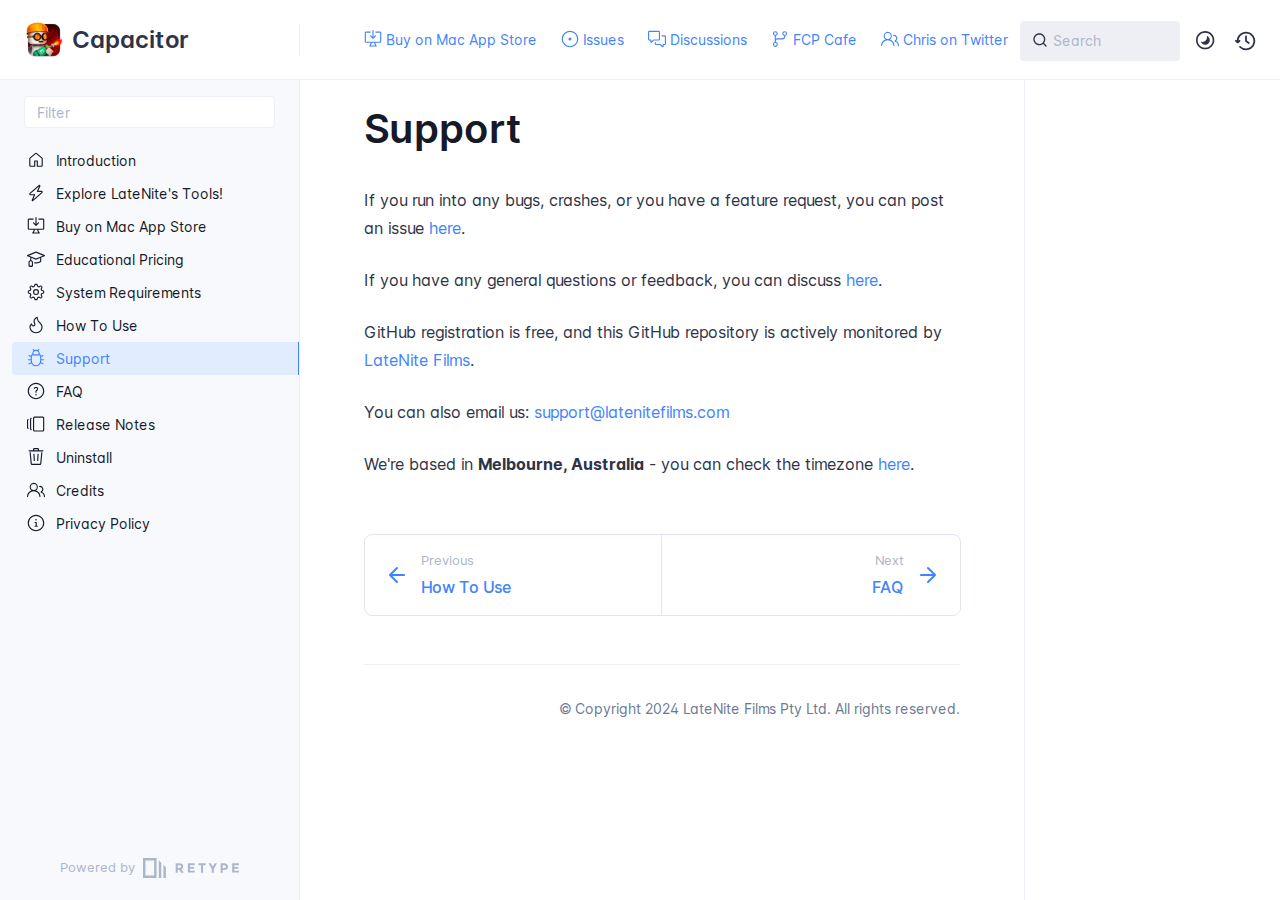
<file: support/index.html>
<!DOCTYPE html>
<html lang="en" class="h-full">
<head>
    <meta charset="UTF-8">
    <meta name="viewport" content="width=device-width,initial-scale=1">
    <meta name="turbo-cache-control" content="no-cache" data-turbo-track="reload" data-track-token="3.6.0.785203519518">

    <!-- See retype.com -->
    <meta name="generator" content="Retype 3.6.0">

    <!-- Primary Meta Tags -->
    <title>Support</title>
    <meta name="title" content="Support">
    <meta name="description" content="If you run into any bugs, crashes, or you have a feature request, you can post an issue here.">

    <!-- Canonical -->
    <link rel="canonical" href="https://capacitor.pro/support/">

    <!-- Open Graph / Facebook -->
    <meta property="og:type" content="website">
    <meta property="og:url" content="https://capacitor.pro/support/">
    <meta property="og:title" content="Support">
    <meta property="og:description" content="If you run into any bugs, crashes, or you have a feature request, you can post an issue here.">

    <!-- Twitter -->
    <meta property="twitter:card" content="summary_large_image">
    <meta property="twitter:url" content="https://capacitor.pro/support/">
    <meta property="twitter:title" content="Support">
    <meta property="twitter:description" content="If you run into any bugs, crashes, or you have a feature request, you can post an issue here.">

    <script data-cfasync="false">(function () { var el = document.documentElement, m = localStorage.getItem("doc_theme"), wm = window.matchMedia; if (m === "dark" || (!m && wm && wm("(prefers-color-scheme: dark)").matches)) { el.classList.add("dark") } else { el.classList.remove("dark") } })();</script>

    <link href="../resources/css/retype.css?v=3.6.0.785203519518" rel="stylesheet">

    <script data-cfasync="false" src="../resources/js/config.js?v=3.6.0.785203519518" data-turbo-eval="false" defer></script>
    <script data-cfasync="false" src="../resources/js/retype.js?v=3.6.0" data-turbo-eval="false" defer></script>
    <script id="lunr-js" data-cfasync="false" src="../resources/js/lunr.js?v=3.6.0.785203519518" data-turbo-eval="false" defer></script>
</head>
<body>
    <div id="docs-app" class="relative text-base antialiased text-gray-700 bg-white font-body dark:bg-dark-850 dark:text-dark-300">
        <div class="absolute bottom-0 left-0 bg-gray-100 dark:bg-dark-800" style="top: 5rem; right: 50%"></div>
    
        <header id="docs-site-header" class="sticky top-0 z-30 flex w-full h-16 bg-white border-b border-gray-200 md:h-20 dark:bg-dark-850 dark:border-dark-650">
            <div class="container relative flex items-center justify-between pr-6 grow md:justify-start">
                <!-- Mobile menu button skeleton -->
                <button v-cloak class="skeleton docs-mobile-menu-button flex items-center justify-center shrink-0 overflow-hidden dark:text-white focus:outline-none rounded-full w-10 h-10 ml-3.5 md:hidden"><svg xmlns="http://www.w3.org/2000/svg" class="mb-px shrink-0" width="24" height="24" viewBox="0 0 24 24" role="presentation" style="margin-bottom: 0px;"><g fill="currentColor"><path d="M2 4h20v2H2zM2 11h20v2H2zM2 18h20v2H2z"></path></g></svg></button>
                <div v-cloak id="docs-sidebar-toggle"></div>
        
                <!-- Logo -->
                <div class="flex items-center justify-between h-full py-2 md:w-75">
                    <div class="flex items-center px-2 md:px-6">
                        <a id="docs-site-logo" href="../" class="flex items-center leading-snug text-2xl">
                            <span class="w-10 mr-2 grow-0 shrink-0 overflow-hidden">
                                <img class="max-h-10 dark:hidden md:inline-block" src="../static/logo.png">
                                <img class="max-h-10 hidden dark:inline-block" src="../static/logo.png">
                            </span>
                            <span class="dark:text-white font-semibold line-clamp-1 md:line-clamp-2">Capacitor</span>
                        </a>
                    </div>
        
                    <span class="hidden h-8 border-r md:inline-block dark:border-dark-650"></span>
                </div>
        
                <div class="flex justify-between md:grow">
                    <!-- Top Nav -->
                    <nav class="hidden md:flex">
                        <ul class="flex flex-col mb-4 md:pl-16 md:mb-0 md:flex-row md:items-center">
                            <li class="mr-6">
                                <a class="py-2 md:mb-0 inline-flex items-center text-sm whitespace-nowrap transition-colors duration-200 ease-linear md:text-blue-500 dark:text-blue-400 hover:text-blue-800 dark:hover:text-blue-200" href="../buy/">
                                    <svg xmlns="http://www.w3.org/2000/svg" class="mb-px mr-1" width="18" height="18" viewBox="0 0 24 24" role="presentation">
                                        <g fill="currentColor">
                                            <path d="M11.25 9.331V.75a.75.75 0 0 1 1.5 0v8.58l1.949-2.11A.75.75 0 1 1 15.8 8.237l-3.25 3.52a.75.75 0 0 1-1.102 0l-3.25-3.52A.75.75 0 1 1 9.3 7.22l1.949 2.111Z"/><path d="M2.5 3.75v11.5c0 .138.112.25.25.25h18.5a.25.25 0 0 0 .25-.25V3.75a.25.25 0 0 0-.25-.25h-5.5a.75.75 0 0 1 0-1.5h5.5c.966 0 1.75.784 1.75 1.75v11.5A1.75 1.75 0 0 1 21.25 17h-6.204c.171 1.375.805 2.652 1.769 3.757A.752.752 0 0 1 16.25 22h-8.5a.75.75 0 0 1-.566-1.243c.965-1.105 1.599-2.382 1.77-3.757H2.75A1.75 1.75 0 0 1 1 15.25V3.75C1 2.784 1.784 2 2.75 2h5.5a.75.75 0 0 1 0 1.5h-5.5a.25.25 0 0 0-.25.25ZM10.463 17c-.126 1.266-.564 2.445-1.223 3.5h5.52c-.66-1.055-1.098-2.234-1.223-3.5Z"/>
                                        </g>
                                    </svg>
                                    <span>Buy on Mac App Store</span>
                                </a>
                            </li>
                            <li class="mr-6">
                                <a class="py-2 md:mb-0 inline-flex items-center text-sm whitespace-nowrap transition-colors duration-200 ease-linear md:text-blue-500 dark:text-blue-400 hover:text-blue-800 dark:hover:text-blue-200" href="https://github.com/latenitefilms/capacitor/issues" target="_blank">
                                    <svg xmlns="http://www.w3.org/2000/svg" class="mb-px mr-1" width="18" height="18" viewBox="0 0 24 24" role="presentation">
                                        <g fill="currentColor">
                                            <path d="M12 1c6.075 0 11 4.925 11 11s-4.925 11-11 11S1 18.075 1 12 5.925 1 12 1ZM2.5 12a9.5 9.5 0 0 0 9.5 9.5 9.5 9.5 0 0 0 9.5-9.5A9.5 9.5 0 0 0 12 2.5 9.5 9.5 0 0 0 2.5 12Zm9.5 2a2 2 0 1 1-.001-3.999A2 2 0 0 1 12 14Z"/>
                                        </g>
                                    </svg>
                                    <span>Issues</span>
                                </a>
                            </li>
                            <li class="mr-6">
                                <a class="py-2 md:mb-0 inline-flex items-center text-sm whitespace-nowrap transition-colors duration-200 ease-linear md:text-blue-500 dark:text-blue-400 hover:text-blue-800 dark:hover:text-blue-200" href="https://github.com/latenitefilms/capacitor/discussions" target="_blank">
                                    <svg xmlns="http://www.w3.org/2000/svg" class="mb-px mr-1" width="18" height="18" viewBox="0 0 24 24" role="presentation">
                                        <g fill="currentColor">
                                            <path d="M1.75 1h12.5c.966 0 1.75.784 1.75 1.75v9.5A1.75 1.75 0 0 1 14.25 14H8.061l-2.574 2.573A1.458 1.458 0 0 1 3 15.543V14H1.75A1.75 1.75 0 0 1 0 12.25v-9.5C0 1.784.784 1 1.75 1ZM1.5 2.75v9.5c0 .138.112.25.25.25h2a.75.75 0 0 1 .75.75v2.19l2.72-2.72a.749.749 0 0 1 .53-.22h6.5a.25.25 0 0 0 .25-.25v-9.5a.25.25 0 0 0-.25-.25H1.75a.25.25 0 0 0-.25.25Z"/><path d="M22.5 8.75a.25.25 0 0 0-.25-.25h-3.5a.75.75 0 0 1 0-1.5h3.5c.966 0 1.75.784 1.75 1.75v9.5A1.75 1.75 0 0 1 22.25 20H21v1.543a1.457 1.457 0 0 1-2.487 1.03L15.939 20H10.75A1.75 1.75 0 0 1 9 18.25v-1.465a.75.75 0 0 1 1.5 0v1.465c0 .138.112.25.25.25h5.5a.75.75 0 0 1 .53.22l2.72 2.72v-2.19a.75.75 0 0 1 .75-.75h2a.25.25 0 0 0 .25-.25v-9.5Z"/>
                                        </g>
                                    </svg>
                                    <span>Discussions</span>
                                </a>
                            </li>
                            <li class="mr-6">
                                <a class="py-2 md:mb-0 inline-flex items-center text-sm whitespace-nowrap transition-colors duration-200 ease-linear md:text-blue-500 dark:text-blue-400 hover:text-blue-800 dark:hover:text-blue-200" href="https://fcp.cafe" target="_blank">
                                    <svg xmlns="http://www.w3.org/2000/svg" class="mb-px mr-1" width="18" height="18" viewBox="0 0 24 24" role="presentation">
                                        <g fill="currentColor">
                                            <path d="M15 4.75a3.25 3.25 0 1 1 6.5 0 3.25 3.25 0 0 1-6.5 0ZM2.5 19.25a3.25 3.25 0 1 1 6.5 0 3.25 3.25 0 0 1-6.5 0Zm0-14.5a3.25 3.25 0 1 1 6.5 0 3.25 3.25 0 0 1-6.5 0ZM5.75 6.5a1.75 1.75 0 1 0-.001-3.501A1.75 1.75 0 0 0 5.75 6.5Zm0 14.5a1.75 1.75 0 1 0-.001-3.501A1.75 1.75 0 0 0 5.75 21Zm12.5-14.5a1.75 1.75 0 1 0-.001-3.501A1.75 1.75 0 0 0 18.25 6.5Z"/><path d="M5.75 16.75A.75.75 0 0 1 5 16V8a.75.75 0 0 1 1.5 0v8a.75.75 0 0 1-.75.75Z"/><path d="M17.5 8.75v-1H19v1a3.75 3.75 0 0 1-3.75 3.75h-7a1.75 1.75 0 0 0-1.75 1.75H5A3.25 3.25 0 0 1 8.25 11h7a2.25 2.25 0 0 0 2.25-2.25Z"/>
                                        </g>
                                    </svg>
                                    <span>FCP Cafe</span>
                                </a>
                            </li>
                            <li class="mr-6">
                                <a class="py-2 md:mb-0 inline-flex items-center text-sm whitespace-nowrap transition-colors duration-200 ease-linear md:text-blue-500 dark:text-blue-400 hover:text-blue-800 dark:hover:text-blue-200" href="https://twitter.com/chrisatlatenite" target="_blank">
                                    <svg xmlns="http://www.w3.org/2000/svg" class="mb-px mr-1" width="18" height="18" viewBox="0 0 24 24" role="presentation">
                                        <g fill="currentColor">
                                            <path d="M3.5 8a5.5 5.5 0 1 1 8.596 4.547 9.005 9.005 0 0 1 5.9 8.18.751.751 0 0 1-1.5.045 7.5 7.5 0 0 0-14.993 0 .75.75 0 0 1-1.499-.044 9.005 9.005 0 0 1 5.9-8.181A5.496 5.496 0 0 1 3.5 8ZM9 4a4 4 0 1 0 0 8 4 4 0 0 0 0-8Zm8.29 4c-.148 0-.292.01-.434.03a.75.75 0 1 1-.212-1.484 4.53 4.53 0 0 1 3.38 8.097 6.69 6.69 0 0 1 3.956 6.107.75.75 0 0 1-1.5 0 5.193 5.193 0 0 0-3.696-4.972l-.534-.16v-1.676l.41-.209A3.03 3.03 0 0 0 17.29 8Z"/>
                                        </g>
                                    </svg>
                                    <span>Chris on Twitter</span>
                                </a>
                            </li>
                            <li class="mr-6">
                                <a class="py-2 md:mb-0 inline-flex items-center text-sm whitespace-nowrap transition-colors duration-200 ease-linear md:text-blue-500 dark:text-blue-400 hover:text-blue-800 dark:hover:text-blue-200" href="https://latenitefilms.com" target="_blank">
                                    <svg xmlns="http://www.w3.org/2000/svg" class="mb-px mr-1" width="18" height="18" viewBox="0 0 24 24" role="presentation">
                                        <g fill="currentColor">
                                            <path d="M12 2.5c-3.81 0-6.5 2.743-6.5 6.119 0 1.536.632 2.572 1.425 3.56.172.215.347.422.527.635l.096.112c.21.25.427.508.63.774.404.531.783 1.128.995 1.834a.75.75 0 0 1-1.436.432c-.138-.46-.397-.89-.753-1.357a18.111 18.111 0 0 0-.582-.714l-.092-.11c-.18-.212-.37-.436-.555-.667C4.87 12.016 4 10.651 4 8.618 4 4.363 7.415 1 12 1s8 3.362 8 7.619c0 2.032-.87 3.397-1.755 4.5-.185.23-.375.454-.555.667l-.092.109c-.21.248-.405.481-.582.714-.356.467-.615.898-.753 1.357a.751.751 0 0 1-1.437-.432c.213-.706.592-1.303.997-1.834.202-.266.419-.524.63-.774l.095-.112c.18-.213.355-.42.527-.634.793-.99 1.425-2.025 1.425-3.561C18.5 5.243 15.81 2.5 12 2.5ZM8.75 18h6.5a.75.75 0 0 1 0 1.5h-6.5a.75.75 0 0 1 0-1.5Zm.75 3.75a.75.75 0 0 1 .75-.75h3.5a.75.75 0 0 1 0 1.5h-3.5a.75.75 0 0 1-.75-.75Z"/>
                                        </g>
                                    </svg>
                                    <span>LateNite</span>
                                </a>
                            </li>
        
                        </ul>
                    </nav>
        
                    <!-- Header Right Skeleton -->
                    <div v-cloak class="flex justify-end grow skeleton">
        
                        <!-- Search input mock -->
                        <div class="relative hidden w-40 lg:block lg:max-w-sm lg:ml-auto">
                            <div class="absolute flex items-center justify-center h-full pl-3 dark:text-dark-300">
                                <svg xmlns="http://www.w3.org/2000/svg" class="icon-base" width="16" height="16" viewBox="0 0 24 24" aria-labelledby="icon" role="presentation" style="margin-bottom: 1px;"><g fill="currentColor" ><path d="M21.71 20.29l-3.68-3.68A8.963 8.963 0 0020 11c0-4.96-4.04-9-9-9s-9 4.04-9 9 4.04 9 9 9c2.12 0 4.07-.74 5.61-1.97l3.68 3.68c.2.19.45.29.71.29s.51-.1.71-.29c.39-.39.39-1.03 0-1.42zM4 11c0-3.86 3.14-7 7-7s7 3.14 7 7c0 1.92-.78 3.66-2.04 4.93-.01.01-.02.01-.02.01-.01.01-.01.01-.01.02A6.98 6.98 0 0111 18c-3.86 0-7-3.14-7-7z" ></path></g></svg>
                            </div>
                            <input class="w-full h-10 placeholder-gray-400 transition-colors duration-200 ease-in bg-gray-200 border border-transparent rounded md:text-sm hover:bg-white hover:border-gray-300 focus:outline-none focus:bg-white focus:border-gray-500 dark:bg-dark-600 dark:border-dark-600 dark:placeholder-dark-400" style="padding: 0.625rem 0.75rem 0.625rem 2rem" type="text" placeholder="Search">
                        </div>
        
                        <!-- Mobile search button -->
                        <div class="flex items-center justify-center w-10 h-10 lg:hidden">
                            <svg xmlns="http://www.w3.org/2000/svg" class="shrink-0 icon-base" width="20" height="20" viewBox="0 0 24 24" aria-labelledby="icon" role="presentation" style="margin-bottom: 0px;"><g fill="currentColor" ><path d="M21.71 20.29l-3.68-3.68A8.963 8.963 0 0020 11c0-4.96-4.04-9-9-9s-9 4.04-9 9 4.04 9 9 9c2.12 0 4.07-.74 5.61-1.97l3.68 3.68c.2.19.45.29.71.29s.51-.1.71-.29c.39-.39.39-1.03 0-1.42zM4 11c0-3.86 3.14-7 7-7s7 3.14 7 7c0 1.92-.78 3.66-2.04 4.93-.01.01-.02.01-.02.01-.01.01-.01.01-.01.02A6.98 6.98 0 0111 18c-3.86 0-7-3.14-7-7z" ></path></g></svg>
                        </div>
        
                        <!-- Dark mode switch placeholder -->
                        <div class="w-10 h-10 lg:ml-2"></div>
        
                        <!-- History button -->
                        <div class="flex items-center justify-center w-10 h-10" style="margin-right: -0.625rem;">
                            <svg xmlns="http://www.w3.org/2000/svg" class="shrink-0 icon-base" width="22" height="22" viewBox="0 0 24 24" aria-labelledby="icon" role="presentation" style="margin-bottom: 0px;"><g fill="currentColor" ><g ><path d="M12.01 6.01c-.55 0-1 .45-1 1V12a1 1 0 00.4.8l3 2.22a.985.985 0 001.39-.2.996.996 0 00-.21-1.4l-2.6-1.92V7.01c.02-.55-.43-1-.98-1z"></path><path d="M12.01 1.91c-5.33 0-9.69 4.16-10.05 9.4l-.29-.26a.997.997 0 10-1.34 1.48l1.97 1.79c.19.17.43.26.67.26s.48-.09.67-.26l1.97-1.79a.997.997 0 10-1.34-1.48l-.31.28c.34-4.14 3.82-7.41 8.05-7.41 4.46 0 8.08 3.63 8.08 8.09s-3.63 8.08-8.08 8.08c-2.18 0-4.22-.85-5.75-2.4a.996.996 0 10-1.42 1.4 10.02 10.02 0 007.17 2.99c5.56 0 10.08-4.52 10.08-10.08.01-5.56-4.52-10.09-10.08-10.09z"></path></g></g></svg>
                        </div>
                    </div>
        
                    <div v-cloak class="flex justify-end grow">
                        <div id="docs-mobile-search-button"></div>
                        <doc-search-desktop></doc-search-desktop>
        
                        <doc-theme-switch class="lg:ml-2"></doc-theme-switch>
                        <doc-history></doc-history>
                    </div>
                </div>
            </div>
        </header>
    
        <div class="container relative flex bg-white">
            <!-- Sidebar Skeleton -->
            <div v-cloak class="fixed flex flex-col shrink-0 duration-300 ease-in-out bg-gray-100 border-gray-200 sidebar top-20 w-75 border-r h-screen md:sticky transition-transform skeleton dark:bg-dark-800 dark:border-dark-650">
            
                <!-- Render this div, if config.showSidebarFilter is `true` -->
                <div class="flex items-center h-16 px-6">
                    <input class="w-full h-8 px-3 py-2 transition-colors duration-200 ease-linear bg-white border border-gray-200 rounded shadow-none text-sm focus:outline-none focus:border-gray-600 dark:bg-dark-600 dark:border-dark-600" type="text" placeholder="Filter">
                </div>
            
                <div class="pl-6 mt-1 mb-4">
                    <div class="w-32 h-3 mb-4 bg-gray-200 rounded-full loading dark:bg-dark-600"></div>
                    <div class="w-48 h-3 mb-4 bg-gray-200 rounded-full loading dark:bg-dark-600"></div>
                    <div class="w-40 h-3 mb-4 bg-gray-200 rounded-full loading dark:bg-dark-600"></div>
                    <div class="w-32 h-3 mb-4 bg-gray-200 rounded-full loading dark:bg-dark-600"></div>
                    <div class="w-48 h-3 mb-4 bg-gray-200 rounded-full loading dark:bg-dark-600"></div>
                    <div class="w-40 h-3 mb-4 bg-gray-200 rounded-full loading dark:bg-dark-600"></div>
                </div>
            
                <div class="shrink-0 mt-auto bg-transparent dark:border-dark-650">
                    <a class="flex items-center justify-center flex-nowrap h-16 text-gray-400 dark:text-dark-400 hover:text-gray-700 dark:hover:text-dark-300 transition-colors duration-150 ease-in docs-powered-by" target="_blank" href="https://retype.com/" rel="noopener">
                        <span class="text-xs whitespace-nowrap">Powered by</span>
                        <svg xmlns="http://www.w3.org/2000/svg" class="ml-2" fill="currentColor" width="96" height="20" overflow="visible"><path d="M0 0v20h13.59V0H0zm11.15 17.54H2.44V2.46h8.71v15.08zM15.8 20h2.44V4.67L15.8 2.22zM20.45 6.89V20h2.44V9.34z"/><g><path d="M40.16 8.44c0 1.49-.59 2.45-1.75 2.88l2.34 3.32h-2.53l-2.04-2.96h-1.43v2.96h-2.06V5.36h3.5c1.43 0 2.46.24 3.07.73s.9 1.27.9 2.35zm-2.48 1.1c.26-.23.38-.59.38-1.09 0-.5-.13-.84-.4-1.03s-.73-.28-1.39-.28h-1.54v2.75h1.5c.72 0 1.2-.12 1.45-.35zM51.56 5.36V7.2h-4.59v1.91h4.13v1.76h-4.13v1.92h4.74v1.83h-6.79V5.36h6.64zM60.09 7.15v7.48h-2.06V7.15h-2.61V5.36h7.28v1.79h-2.61zM70.81 14.64h-2.06v-3.66l-3.19-5.61h2.23l1.99 3.45 1.99-3.45H74l-3.19 5.61v3.66zM83.99 6.19c.65.55.97 1.4.97 2.55s-.33 1.98-1 2.51-1.68.8-3.04.8h-1.23v2.59h-2.06V5.36h3.26c1.42 0 2.45.28 3.1.83zm-1.51 3.65c.25-.28.37-.69.37-1.22s-.16-.92-.48-1.14c-.32-.23-.82-.34-1.5-.34H79.7v3.12h1.38c.68 0 1.15-.14 1.4-.42zM95.85 5.36V7.2h-4.59v1.91h4.13v1.76h-4.13v1.92H96v1.83h-6.79V5.36h6.64z"/></g></svg>
                    </a>
                </div>
            </div>
            
            <!-- Sidebar component -->
            <doc-sidebar v-cloak>
                <template #sidebar-footer>
                    <div class="shrink-0 mt-auto border-t md:bg-transparent md:border-none dark:border-dark-650">
            
                        <div class="py-3 px-6 md:hidden border-b dark:border-dark-650">
                            <nav>
                                <ul class="flex flex-wrap justify-center items-center">
                                    <li class="mr-6">
                                        <a class="block py-1 inline-flex items-center text-sm whitespace-nowrap transition-colors duration-200 ease-linear md:text-blue-500 dark:text-blue-400 hover:text-blue-800 dark:hover:text-blue-200" href="../buy/">
                                            <svg xmlns="http://www.w3.org/2000/svg" class="mb-px mr-1" width="18" height="18" viewBox="0 0 24 24" role="presentation">
                                                <g fill="currentColor">
                                                    <path d="M11.25 9.331V.75a.75.75 0 0 1 1.5 0v8.58l1.949-2.11A.75.75 0 1 1 15.8 8.237l-3.25 3.52a.75.75 0 0 1-1.102 0l-3.25-3.52A.75.75 0 1 1 9.3 7.22l1.949 2.111Z"/><path d="M2.5 3.75v11.5c0 .138.112.25.25.25h18.5a.25.25 0 0 0 .25-.25V3.75a.25.25 0 0 0-.25-.25h-5.5a.75.75 0 0 1 0-1.5h5.5c.966 0 1.75.784 1.75 1.75v11.5A1.75 1.75 0 0 1 21.25 17h-6.204c.171 1.375.805 2.652 1.769 3.757A.752.752 0 0 1 16.25 22h-8.5a.75.75 0 0 1-.566-1.243c.965-1.105 1.599-2.382 1.77-3.757H2.75A1.75 1.75 0 0 1 1 15.25V3.75C1 2.784 1.784 2 2.75 2h5.5a.75.75 0 0 1 0 1.5h-5.5a.25.25 0 0 0-.25.25ZM10.463 17c-.126 1.266-.564 2.445-1.223 3.5h5.52c-.66-1.055-1.098-2.234-1.223-3.5Z"/>
                                                </g>
                                            </svg>
                                            <span>Buy on Mac App Store</span>
                                        </a>
                                    </li>
                                    <li class="mr-6">
                                        <a class="block py-1 inline-flex items-center text-sm whitespace-nowrap transition-colors duration-200 ease-linear md:text-blue-500 dark:text-blue-400 hover:text-blue-800 dark:hover:text-blue-200" href="https://github.com/latenitefilms/capacitor/issues" target="_blank">
                                            <svg xmlns="http://www.w3.org/2000/svg" class="mb-px mr-1" width="18" height="18" viewBox="0 0 24 24" role="presentation">
                                                <g fill="currentColor">
                                                    <path d="M12 1c6.075 0 11 4.925 11 11s-4.925 11-11 11S1 18.075 1 12 5.925 1 12 1ZM2.5 12a9.5 9.5 0 0 0 9.5 9.5 9.5 9.5 0 0 0 9.5-9.5A9.5 9.5 0 0 0 12 2.5 9.5 9.5 0 0 0 2.5 12Zm9.5 2a2 2 0 1 1-.001-3.999A2 2 0 0 1 12 14Z"/>
                                                </g>
                                            </svg>
                                            <span>Issues</span>
                                        </a>
                                    </li>
                                    <li class="mr-6">
                                        <a class="block py-1 inline-flex items-center text-sm whitespace-nowrap transition-colors duration-200 ease-linear md:text-blue-500 dark:text-blue-400 hover:text-blue-800 dark:hover:text-blue-200" href="https://github.com/latenitefilms/capacitor/discussions" target="_blank">
                                            <svg xmlns="http://www.w3.org/2000/svg" class="mb-px mr-1" width="18" height="18" viewBox="0 0 24 24" role="presentation">
                                                <g fill="currentColor">
                                                    <path d="M1.75 1h12.5c.966 0 1.75.784 1.75 1.75v9.5A1.75 1.75 0 0 1 14.25 14H8.061l-2.574 2.573A1.458 1.458 0 0 1 3 15.543V14H1.75A1.75 1.75 0 0 1 0 12.25v-9.5C0 1.784.784 1 1.75 1ZM1.5 2.75v9.5c0 .138.112.25.25.25h2a.75.75 0 0 1 .75.75v2.19l2.72-2.72a.749.749 0 0 1 .53-.22h6.5a.25.25 0 0 0 .25-.25v-9.5a.25.25 0 0 0-.25-.25H1.75a.25.25 0 0 0-.25.25Z"/><path d="M22.5 8.75a.25.25 0 0 0-.25-.25h-3.5a.75.75 0 0 1 0-1.5h3.5c.966 0 1.75.784 1.75 1.75v9.5A1.75 1.75 0 0 1 22.25 20H21v1.543a1.457 1.457 0 0 1-2.487 1.03L15.939 20H10.75A1.75 1.75 0 0 1 9 18.25v-1.465a.75.75 0 0 1 1.5 0v1.465c0 .138.112.25.25.25h5.5a.75.75 0 0 1 .53.22l2.72 2.72v-2.19a.75.75 0 0 1 .75-.75h2a.25.25 0 0 0 .25-.25v-9.5Z"/>
                                                </g>
                                            </svg>
                                            <span>Discussions</span>
                                        </a>
                                    </li>
                                    <li class="mr-6">
                                        <a class="block py-1 inline-flex items-center text-sm whitespace-nowrap transition-colors duration-200 ease-linear md:text-blue-500 dark:text-blue-400 hover:text-blue-800 dark:hover:text-blue-200" href="https://fcp.cafe" target="_blank">
                                            <svg xmlns="http://www.w3.org/2000/svg" class="mb-px mr-1" width="18" height="18" viewBox="0 0 24 24" role="presentation">
                                                <g fill="currentColor">
                                                    <path d="M15 4.75a3.25 3.25 0 1 1 6.5 0 3.25 3.25 0 0 1-6.5 0ZM2.5 19.25a3.25 3.25 0 1 1 6.5 0 3.25 3.25 0 0 1-6.5 0Zm0-14.5a3.25 3.25 0 1 1 6.5 0 3.25 3.25 0 0 1-6.5 0ZM5.75 6.5a1.75 1.75 0 1 0-.001-3.501A1.75 1.75 0 0 0 5.75 6.5Zm0 14.5a1.75 1.75 0 1 0-.001-3.501A1.75 1.75 0 0 0 5.75 21Zm12.5-14.5a1.75 1.75 0 1 0-.001-3.501A1.75 1.75 0 0 0 18.25 6.5Z"/><path d="M5.75 16.75A.75.75 0 0 1 5 16V8a.75.75 0 0 1 1.5 0v8a.75.75 0 0 1-.75.75Z"/><path d="M17.5 8.75v-1H19v1a3.75 3.75 0 0 1-3.75 3.75h-7a1.75 1.75 0 0 0-1.75 1.75H5A3.25 3.25 0 0 1 8.25 11h7a2.25 2.25 0 0 0 2.25-2.25Z"/>
                                                </g>
                                            </svg>
                                            <span>FCP Cafe</span>
                                        </a>
                                    </li>
                                    <li class="mr-6">
                                        <a class="block py-1 inline-flex items-center text-sm whitespace-nowrap transition-colors duration-200 ease-linear md:text-blue-500 dark:text-blue-400 hover:text-blue-800 dark:hover:text-blue-200" href="https://twitter.com/chrisatlatenite" target="_blank">
                                            <svg xmlns="http://www.w3.org/2000/svg" class="mb-px mr-1" width="18" height="18" viewBox="0 0 24 24" role="presentation">
                                                <g fill="currentColor">
                                                    <path d="M3.5 8a5.5 5.5 0 1 1 8.596 4.547 9.005 9.005 0 0 1 5.9 8.18.751.751 0 0 1-1.5.045 7.5 7.5 0 0 0-14.993 0 .75.75 0 0 1-1.499-.044 9.005 9.005 0 0 1 5.9-8.181A5.496 5.496 0 0 1 3.5 8ZM9 4a4 4 0 1 0 0 8 4 4 0 0 0 0-8Zm8.29 4c-.148 0-.292.01-.434.03a.75.75 0 1 1-.212-1.484 4.53 4.53 0 0 1 3.38 8.097 6.69 6.69 0 0 1 3.956 6.107.75.75 0 0 1-1.5 0 5.193 5.193 0 0 0-3.696-4.972l-.534-.16v-1.676l.41-.209A3.03 3.03 0 0 0 17.29 8Z"/>
                                                </g>
                                            </svg>
                                            <span>Chris on Twitter</span>
                                        </a>
                                    </li>
                                    <li class="mr-6">
                                        <a class="block py-1 inline-flex items-center text-sm whitespace-nowrap transition-colors duration-200 ease-linear md:text-blue-500 dark:text-blue-400 hover:text-blue-800 dark:hover:text-blue-200" href="https://latenitefilms.com" target="_blank">
                                            <svg xmlns="http://www.w3.org/2000/svg" class="mb-px mr-1" width="18" height="18" viewBox="0 0 24 24" role="presentation">
                                                <g fill="currentColor">
                                                    <path d="M12 2.5c-3.81 0-6.5 2.743-6.5 6.119 0 1.536.632 2.572 1.425 3.56.172.215.347.422.527.635l.096.112c.21.25.427.508.63.774.404.531.783 1.128.995 1.834a.75.75 0 0 1-1.436.432c-.138-.46-.397-.89-.753-1.357a18.111 18.111 0 0 0-.582-.714l-.092-.11c-.18-.212-.37-.436-.555-.667C4.87 12.016 4 10.651 4 8.618 4 4.363 7.415 1 12 1s8 3.362 8 7.619c0 2.032-.87 3.397-1.755 4.5-.185.23-.375.454-.555.667l-.092.109c-.21.248-.405.481-.582.714-.356.467-.615.898-.753 1.357a.751.751 0 0 1-1.437-.432c.213-.706.592-1.303.997-1.834.202-.266.419-.524.63-.774l.095-.112c.18-.213.355-.42.527-.634.793-.99 1.425-2.025 1.425-3.561C18.5 5.243 15.81 2.5 12 2.5ZM8.75 18h6.5a.75.75 0 0 1 0 1.5h-6.5a.75.75 0 0 1 0-1.5Zm.75 3.75a.75.75 0 0 1 .75-.75h3.5a.75.75 0 0 1 0 1.5h-3.5a.75.75 0 0 1-.75-.75Z"/>
                                                </g>
                                            </svg>
                                            <span>LateNite</span>
                                        </a>
                                    </li>
            
                                </ul>
                            </nav>
                        </div>
            
                        <a class="flex items-center justify-center flex-nowrap h-16 text-gray-400 dark:text-dark-400 hover:text-gray-700 dark:hover:text-dark-300 transition-colors duration-150 ease-in docs-powered-by" target="_blank" href="https://retype.com/" rel="noopener">
                            <span class="text-xs whitespace-nowrap">Powered by</span>
                            <svg xmlns="http://www.w3.org/2000/svg" class="ml-2" fill="currentColor" width="96" height="20" overflow="visible"><path d="M0 0v20h13.59V0H0zm11.15 17.54H2.44V2.46h8.71v15.08zM15.8 20h2.44V4.67L15.8 2.22zM20.45 6.89V20h2.44V9.34z"/><g><path d="M40.16 8.44c0 1.49-.59 2.45-1.75 2.88l2.34 3.32h-2.53l-2.04-2.96h-1.43v2.96h-2.06V5.36h3.5c1.43 0 2.46.24 3.07.73s.9 1.27.9 2.35zm-2.48 1.1c.26-.23.38-.59.38-1.09 0-.5-.13-.84-.4-1.03s-.73-.28-1.39-.28h-1.54v2.75h1.5c.72 0 1.2-.12 1.45-.35zM51.56 5.36V7.2h-4.59v1.91h4.13v1.76h-4.13v1.92h4.74v1.83h-6.79V5.36h6.64zM60.09 7.15v7.48h-2.06V7.15h-2.61V5.36h7.28v1.79h-2.61zM70.81 14.64h-2.06v-3.66l-3.19-5.61h2.23l1.99 3.45 1.99-3.45H74l-3.19 5.61v3.66zM83.99 6.19c.65.55.97 1.4.97 2.55s-.33 1.98-1 2.51-1.68.8-3.04.8h-1.23v2.59h-2.06V5.36h3.26c1.42 0 2.45.28 3.1.83zm-1.51 3.65c.25-.28.37-.69.37-1.22s-.16-.92-.48-1.14c-.32-.23-.82-.34-1.5-.34H79.7v3.12h1.38c.68 0 1.15-.14 1.4-.42zM95.85 5.36V7.2h-4.59v1.91h4.13v1.76h-4.13v1.92H96v1.83h-6.79V5.36h6.64z"/></g></svg>
                        </a>
                    </div>
                </template>
            </doc-sidebar>
    
            <div class="grow min-w-0 dark:bg-dark-850">
                <!-- Render "toolbar" template here on api pages --><!-- Render page content -->
                <div class="flex">
                    <div class="min-w-0 p-4 grow md:px-16">
                        <main class="relative pb-12 lg:pt-2">
                            <div class="docs-markdown" id="docs-content">
                                <!-- Rendered if sidebar right is enabled -->
                                <div id="docs-sidebar-right-toggle"></div>
                                <!-- Page content  -->
<doc-anchor-target id="support" class="break-words">
    <h1>
        <doc-anchor-trigger class="header-anchor-trigger" to="#support">#</doc-anchor-trigger>
        <span>Support</span>
    </h1>
</doc-anchor-target>
<p>If you run into any bugs, crashes, or you have a feature request, you can post an issue <a href="https://github.com/latenitefilms/capacitor/issues">here</a>.</p>
<p>If you have any general questions or feedback, you can discuss <a href="https://github.com/latenitefilms/capacitor/discussions">here</a>.</p>
<p>GitHub registration is free, and this GitHub repository is actively monitored by <a href="https://github.com/latenitefilms">LateNite Films</a>.</p>
<p>You can also email us: <a href="mailto:support@latenitefilms.com">support@latenitefilms.com</a></p>
<p>We&#x27;re based in <strong>Melbourne, Australia</strong> - you can check the timezone <a href="https://www.timeanddate.com/worldclock/australia/melbourne">here</a>.</p>

                                
                                <!-- Required only on API pages -->
                                <doc-toolbar-member-filter-no-results></doc-toolbar-member-filter-no-results>
                            </div>
                            <footer class="clear-both">
                            
                                <nav class="flex mt-14">
                                    <div class="w-1/2">
                                        <a class="px-5 py-4 h-full flex items-center break-normal font-medium text-blue-500 dark:text-blue-400 border border-gray-300 hover:border-gray-400 dark:border-dark-650 dark:hover:border-dark-450 rounded-l-lg transition-colors duration-150 relative hover:z-5" href="../how-to-use/">
                                            <svg xmlns="http://www.w3.org/2000/svg" class="mr-3" width="24" height="24" viewBox="0 0 24 24" fill="currentColor" overflow="visible"><path d="M19 11H7.41l5.29-5.29a.996.996 0 10-1.41-1.41l-7 7a1 1 0 000 1.42l7 7a1.024 1.024 0 001.42-.01.996.996 0 000-1.41L7.41 13H19c.55 0 1-.45 1-1s-.45-1-1-1z" /><path fill="none" d="M0 0h24v24H0z" /></svg>
                                            <span>
                                                <span class="block text-xs font-normal text-gray-400 dark:text-dark-400">Previous</span>
                                                <span class="block mt-1">How To Use</span>
                                            </span>
                                        </a>
                                    </div>
                            
                                    <div class="w-1/2">
                                        <a class="px-5 py-4 -mx-px h-full flex items-center justify-end break-normal font-medium text-blue-500 dark:text-blue-400 border border-gray-300 hover:border-gray-400 dark:border-dark-650 dark:hover:border-dark-450 rounded-r-lg transition-colors duration-150 relative hover:z-5" href="../faq/">
                                            <span>
                                                <span class="block text-xs font-normal text-right text-gray-400 dark:text-dark-400">Next</span>
                                                <span class="block mt-1">FAQ</span>
                                            </span>
                                            <svg xmlns="http://www.w3.org/2000/svg" class="ml-3" width="24" height="24" viewBox="0 0 24 24" fill="currentColor" overflow="visible"><path d="M19.92 12.38a1 1 0 00-.22-1.09l-7-7a.996.996 0 10-1.41 1.41l5.3 5.3H5c-.55 0-1 .45-1 1s.45 1 1 1h11.59l-5.29 5.29a.996.996 0 000 1.41c.19.2.44.3.7.3s.51-.1.71-.29l7-7c.09-.09.16-.21.21-.33z" /><path fill="none" d="M0 0h24v24H0z" /></svg>
                                        </a>
                                    </div>
                                </nav>
                            </footer>
                        </main>
                
                        <div class="border-t dark:border-dark-650 pt-6 mb-8">
                            <footer class="flex flex-wrap items-center justify-between">
                                <div>
                                    <ul class="flex flex-wrap items-center text-sm">
                                    </ul>
                                </div>
                                <div class="docs-copyright py-2 text-gray-500 dark:text-dark-350 text-sm leading-relaxed"><p>© Copyright 2024 LateNite Films Pty Ltd. All rights reserved.</p></div>
                            </footer>
                        </div>
                    </div>
                
                    <!-- Rendered if sidebar right is enabled -->
                    <!-- Sidebar right skeleton-->
                    <div v-cloak class="fixed top-0 bottom-0 right-0 translate-x-full bg-white border-gray-200 lg:sticky lg:border-l lg:shrink-0 lg:pt-6 lg:transform-none sm:w-1/2 lg:w-64 lg:z-0 md:w-104 sidebar-right skeleton dark:bg-dark-850 dark:border-dark-650">
                        <div class="pl-5">
                            <div class="w-32 h-3 mb-4 bg-gray-200 dark:bg-dark-600 rounded-full loading"></div>
                            <div class="w-48 h-3 mb-4 bg-gray-200 dark:bg-dark-600 rounded-full loading"></div>
                            <div class="w-40 h-3 mb-4 bg-gray-200 dark:bg-dark-600 rounded-full loading"></div>
                        </div>
                    </div>
                
                    <!-- User should be able to hide sidebar right -->
                    <doc-sidebar-right v-cloak></doc-sidebar-right>
                </div>

            </div>
        </div>
    
        <doc-search-mobile></doc-search-mobile>
        <doc-back-to-top></doc-back-to-top>
    </div>


    <div id="docs-overlay-target"></div>

    <script data-cfasync="false">window.__DOCS__ = { "title": "Support", level: 1, icon: "file", hasPrism: false, hasMermaid: false, hasMath: false, tocDepth: 23 }</script>
</body>
</html>
</file>
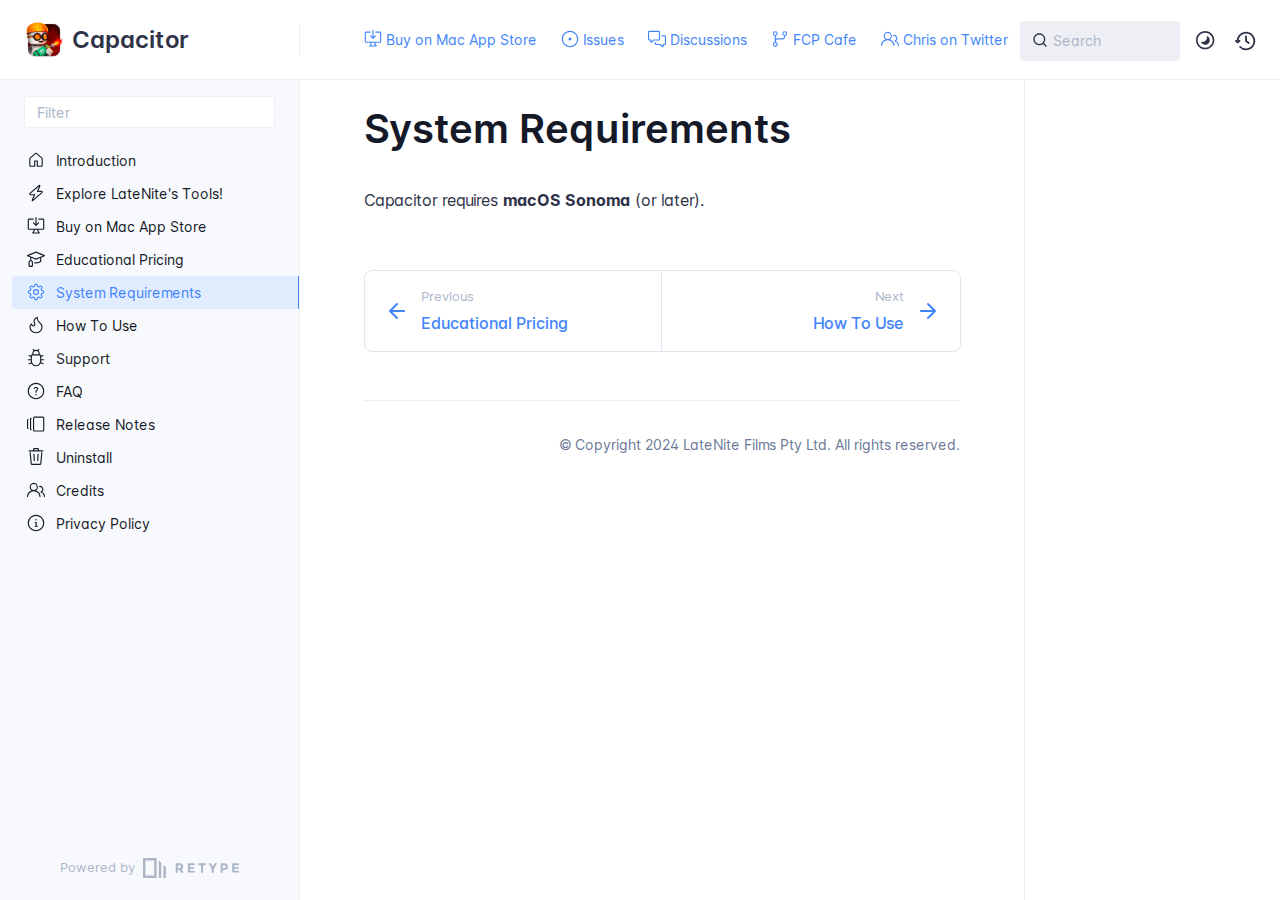
<file: system-requirements/index.html>
<!DOCTYPE html>
<html lang="en" class="h-full">
<head>
    <meta charset="UTF-8">
    <meta name="viewport" content="width=device-width,initial-scale=1">
    <meta name="turbo-cache-control" content="no-cache" data-turbo-track="reload" data-track-token="3.6.0.785203519518">

    <!-- See retype.com -->
    <meta name="generator" content="Retype 3.6.0">

    <!-- Primary Meta Tags -->
    <title>System Requirements</title>
    <meta name="title" content="System Requirements">
    <meta name="description" content="Capacitor requires macOS Sonoma(or later).">

    <!-- Canonical -->
    <link rel="canonical" href="https://capacitor.pro/system-requirements/">

    <!-- Open Graph / Facebook -->
    <meta property="og:type" content="website">
    <meta property="og:url" content="https://capacitor.pro/system-requirements/">
    <meta property="og:title" content="System Requirements">
    <meta property="og:description" content="Capacitor requires macOS Sonoma(or later).">

    <!-- Twitter -->
    <meta property="twitter:card" content="summary_large_image">
    <meta property="twitter:url" content="https://capacitor.pro/system-requirements/">
    <meta property="twitter:title" content="System Requirements">
    <meta property="twitter:description" content="Capacitor requires macOS Sonoma(or later).">

    <script data-cfasync="false">(function () { var el = document.documentElement, m = localStorage.getItem("doc_theme"), wm = window.matchMedia; if (m === "dark" || (!m && wm && wm("(prefers-color-scheme: dark)").matches)) { el.classList.add("dark") } else { el.classList.remove("dark") } })();</script>

    <link href="../resources/css/retype.css?v=3.6.0.785203519518" rel="stylesheet">

    <script data-cfasync="false" src="../resources/js/config.js?v=3.6.0.785203519518" data-turbo-eval="false" defer></script>
    <script data-cfasync="false" src="../resources/js/retype.js?v=3.6.0" data-turbo-eval="false" defer></script>
    <script id="lunr-js" data-cfasync="false" src="../resources/js/lunr.js?v=3.6.0.785203519518" data-turbo-eval="false" defer></script>
</head>
<body>
    <div id="docs-app" class="relative text-base antialiased text-gray-700 bg-white font-body dark:bg-dark-850 dark:text-dark-300">
        <div class="absolute bottom-0 left-0 bg-gray-100 dark:bg-dark-800" style="top: 5rem; right: 50%"></div>
    
        <header id="docs-site-header" class="sticky top-0 z-30 flex w-full h-16 bg-white border-b border-gray-200 md:h-20 dark:bg-dark-850 dark:border-dark-650">
            <div class="container relative flex items-center justify-between pr-6 grow md:justify-start">
                <!-- Mobile menu button skeleton -->
                <button v-cloak class="skeleton docs-mobile-menu-button flex items-center justify-center shrink-0 overflow-hidden dark:text-white focus:outline-none rounded-full w-10 h-10 ml-3.5 md:hidden"><svg xmlns="http://www.w3.org/2000/svg" class="mb-px shrink-0" width="24" height="24" viewBox="0 0 24 24" role="presentation" style="margin-bottom: 0px;"><g fill="currentColor"><path d="M2 4h20v2H2zM2 11h20v2H2zM2 18h20v2H2z"></path></g></svg></button>
                <div v-cloak id="docs-sidebar-toggle"></div>
        
                <!-- Logo -->
                <div class="flex items-center justify-between h-full py-2 md:w-75">
                    <div class="flex items-center px-2 md:px-6">
                        <a id="docs-site-logo" href="../" class="flex items-center leading-snug text-2xl">
                            <span class="w-10 mr-2 grow-0 shrink-0 overflow-hidden">
                                <img class="max-h-10 dark:hidden md:inline-block" src="../static/logo.png">
                                <img class="max-h-10 hidden dark:inline-block" src="../static/logo.png">
                            </span>
                            <span class="dark:text-white font-semibold line-clamp-1 md:line-clamp-2">Capacitor</span>
                        </a>
                    </div>
        
                    <span class="hidden h-8 border-r md:inline-block dark:border-dark-650"></span>
                </div>
        
                <div class="flex justify-between md:grow">
                    <!-- Top Nav -->
                    <nav class="hidden md:flex">
                        <ul class="flex flex-col mb-4 md:pl-16 md:mb-0 md:flex-row md:items-center">
                            <li class="mr-6">
                                <a class="py-2 md:mb-0 inline-flex items-center text-sm whitespace-nowrap transition-colors duration-200 ease-linear md:text-blue-500 dark:text-blue-400 hover:text-blue-800 dark:hover:text-blue-200" href="../buy/">
                                    <svg xmlns="http://www.w3.org/2000/svg" class="mb-px mr-1" width="18" height="18" viewBox="0 0 24 24" role="presentation">
                                        <g fill="currentColor">
                                            <path d="M11.25 9.331V.75a.75.75 0 0 1 1.5 0v8.58l1.949-2.11A.75.75 0 1 1 15.8 8.237l-3.25 3.52a.75.75 0 0 1-1.102 0l-3.25-3.52A.75.75 0 1 1 9.3 7.22l1.949 2.111Z"/><path d="M2.5 3.75v11.5c0 .138.112.25.25.25h18.5a.25.25 0 0 0 .25-.25V3.75a.25.25 0 0 0-.25-.25h-5.5a.75.75 0 0 1 0-1.5h5.5c.966 0 1.75.784 1.75 1.75v11.5A1.75 1.75 0 0 1 21.25 17h-6.204c.171 1.375.805 2.652 1.769 3.757A.752.752 0 0 1 16.25 22h-8.5a.75.75 0 0 1-.566-1.243c.965-1.105 1.599-2.382 1.77-3.757H2.75A1.75 1.75 0 0 1 1 15.25V3.75C1 2.784 1.784 2 2.75 2h5.5a.75.75 0 0 1 0 1.5h-5.5a.25.25 0 0 0-.25.25ZM10.463 17c-.126 1.266-.564 2.445-1.223 3.5h5.52c-.66-1.055-1.098-2.234-1.223-3.5Z"/>
                                        </g>
                                    </svg>
                                    <span>Buy on Mac App Store</span>
                                </a>
                            </li>
                            <li class="mr-6">
                                <a class="py-2 md:mb-0 inline-flex items-center text-sm whitespace-nowrap transition-colors duration-200 ease-linear md:text-blue-500 dark:text-blue-400 hover:text-blue-800 dark:hover:text-blue-200" href="https://github.com/latenitefilms/capacitor/issues" target="_blank">
                                    <svg xmlns="http://www.w3.org/2000/svg" class="mb-px mr-1" width="18" height="18" viewBox="0 0 24 24" role="presentation">
                                        <g fill="currentColor">
                                            <path d="M12 1c6.075 0 11 4.925 11 11s-4.925 11-11 11S1 18.075 1 12 5.925 1 12 1ZM2.5 12a9.5 9.5 0 0 0 9.5 9.5 9.5 9.5 0 0 0 9.5-9.5A9.5 9.5 0 0 0 12 2.5 9.5 9.5 0 0 0 2.5 12Zm9.5 2a2 2 0 1 1-.001-3.999A2 2 0 0 1 12 14Z"/>
                                        </g>
                                    </svg>
                                    <span>Issues</span>
                                </a>
                            </li>
                            <li class="mr-6">
                                <a class="py-2 md:mb-0 inline-flex items-center text-sm whitespace-nowrap transition-colors duration-200 ease-linear md:text-blue-500 dark:text-blue-400 hover:text-blue-800 dark:hover:text-blue-200" href="https://github.com/latenitefilms/capacitor/discussions" target="_blank">
                                    <svg xmlns="http://www.w3.org/2000/svg" class="mb-px mr-1" width="18" height="18" viewBox="0 0 24 24" role="presentation">
                                        <g fill="currentColor">
                                            <path d="M1.75 1h12.5c.966 0 1.75.784 1.75 1.75v9.5A1.75 1.75 0 0 1 14.25 14H8.061l-2.574 2.573A1.458 1.458 0 0 1 3 15.543V14H1.75A1.75 1.75 0 0 1 0 12.25v-9.5C0 1.784.784 1 1.75 1ZM1.5 2.75v9.5c0 .138.112.25.25.25h2a.75.75 0 0 1 .75.75v2.19l2.72-2.72a.749.749 0 0 1 .53-.22h6.5a.25.25 0 0 0 .25-.25v-9.5a.25.25 0 0 0-.25-.25H1.75a.25.25 0 0 0-.25.25Z"/><path d="M22.5 8.75a.25.25 0 0 0-.25-.25h-3.5a.75.75 0 0 1 0-1.5h3.5c.966 0 1.75.784 1.75 1.75v9.5A1.75 1.75 0 0 1 22.25 20H21v1.543a1.457 1.457 0 0 1-2.487 1.03L15.939 20H10.75A1.75 1.75 0 0 1 9 18.25v-1.465a.75.75 0 0 1 1.5 0v1.465c0 .138.112.25.25.25h5.5a.75.75 0 0 1 .53.22l2.72 2.72v-2.19a.75.75 0 0 1 .75-.75h2a.25.25 0 0 0 .25-.25v-9.5Z"/>
                                        </g>
                                    </svg>
                                    <span>Discussions</span>
                                </a>
                            </li>
                            <li class="mr-6">
                                <a class="py-2 md:mb-0 inline-flex items-center text-sm whitespace-nowrap transition-colors duration-200 ease-linear md:text-blue-500 dark:text-blue-400 hover:text-blue-800 dark:hover:text-blue-200" href="https://fcp.cafe" target="_blank">
                                    <svg xmlns="http://www.w3.org/2000/svg" class="mb-px mr-1" width="18" height="18" viewBox="0 0 24 24" role="presentation">
                                        <g fill="currentColor">
                                            <path d="M15 4.75a3.25 3.25 0 1 1 6.5 0 3.25 3.25 0 0 1-6.5 0ZM2.5 19.25a3.25 3.25 0 1 1 6.5 0 3.25 3.25 0 0 1-6.5 0Zm0-14.5a3.25 3.25 0 1 1 6.5 0 3.25 3.25 0 0 1-6.5 0ZM5.75 6.5a1.75 1.75 0 1 0-.001-3.501A1.75 1.75 0 0 0 5.75 6.5Zm0 14.5a1.75 1.75 0 1 0-.001-3.501A1.75 1.75 0 0 0 5.75 21Zm12.5-14.5a1.75 1.75 0 1 0-.001-3.501A1.75 1.75 0 0 0 18.25 6.5Z"/><path d="M5.75 16.75A.75.75 0 0 1 5 16V8a.75.75 0 0 1 1.5 0v8a.75.75 0 0 1-.75.75Z"/><path d="M17.5 8.75v-1H19v1a3.75 3.75 0 0 1-3.75 3.75h-7a1.75 1.75 0 0 0-1.75 1.75H5A3.25 3.25 0 0 1 8.25 11h7a2.25 2.25 0 0 0 2.25-2.25Z"/>
                                        </g>
                                    </svg>
                                    <span>FCP Cafe</span>
                                </a>
                            </li>
                            <li class="mr-6">
                                <a class="py-2 md:mb-0 inline-flex items-center text-sm whitespace-nowrap transition-colors duration-200 ease-linear md:text-blue-500 dark:text-blue-400 hover:text-blue-800 dark:hover:text-blue-200" href="https://twitter.com/chrisatlatenite" target="_blank">
                                    <svg xmlns="http://www.w3.org/2000/svg" class="mb-px mr-1" width="18" height="18" viewBox="0 0 24 24" role="presentation">
                                        <g fill="currentColor">
                                            <path d="M3.5 8a5.5 5.5 0 1 1 8.596 4.547 9.005 9.005 0 0 1 5.9 8.18.751.751 0 0 1-1.5.045 7.5 7.5 0 0 0-14.993 0 .75.75 0 0 1-1.499-.044 9.005 9.005 0 0 1 5.9-8.181A5.496 5.496 0 0 1 3.5 8ZM9 4a4 4 0 1 0 0 8 4 4 0 0 0 0-8Zm8.29 4c-.148 0-.292.01-.434.03a.75.75 0 1 1-.212-1.484 4.53 4.53 0 0 1 3.38 8.097 6.69 6.69 0 0 1 3.956 6.107.75.75 0 0 1-1.5 0 5.193 5.193 0 0 0-3.696-4.972l-.534-.16v-1.676l.41-.209A3.03 3.03 0 0 0 17.29 8Z"/>
                                        </g>
                                    </svg>
                                    <span>Chris on Twitter</span>
                                </a>
                            </li>
                            <li class="mr-6">
                                <a class="py-2 md:mb-0 inline-flex items-center text-sm whitespace-nowrap transition-colors duration-200 ease-linear md:text-blue-500 dark:text-blue-400 hover:text-blue-800 dark:hover:text-blue-200" href="https://latenitefilms.com" target="_blank">
                                    <svg xmlns="http://www.w3.org/2000/svg" class="mb-px mr-1" width="18" height="18" viewBox="0 0 24 24" role="presentation">
                                        <g fill="currentColor">
                                            <path d="M12 2.5c-3.81 0-6.5 2.743-6.5 6.119 0 1.536.632 2.572 1.425 3.56.172.215.347.422.527.635l.096.112c.21.25.427.508.63.774.404.531.783 1.128.995 1.834a.75.75 0 0 1-1.436.432c-.138-.46-.397-.89-.753-1.357a18.111 18.111 0 0 0-.582-.714l-.092-.11c-.18-.212-.37-.436-.555-.667C4.87 12.016 4 10.651 4 8.618 4 4.363 7.415 1 12 1s8 3.362 8 7.619c0 2.032-.87 3.397-1.755 4.5-.185.23-.375.454-.555.667l-.092.109c-.21.248-.405.481-.582.714-.356.467-.615.898-.753 1.357a.751.751 0 0 1-1.437-.432c.213-.706.592-1.303.997-1.834.202-.266.419-.524.63-.774l.095-.112c.18-.213.355-.42.527-.634.793-.99 1.425-2.025 1.425-3.561C18.5 5.243 15.81 2.5 12 2.5ZM8.75 18h6.5a.75.75 0 0 1 0 1.5h-6.5a.75.75 0 0 1 0-1.5Zm.75 3.75a.75.75 0 0 1 .75-.75h3.5a.75.75 0 0 1 0 1.5h-3.5a.75.75 0 0 1-.75-.75Z"/>
                                        </g>
                                    </svg>
                                    <span>LateNite</span>
                                </a>
                            </li>
        
                        </ul>
                    </nav>
        
                    <!-- Header Right Skeleton -->
                    <div v-cloak class="flex justify-end grow skeleton">
        
                        <!-- Search input mock -->
                        <div class="relative hidden w-40 lg:block lg:max-w-sm lg:ml-auto">
                            <div class="absolute flex items-center justify-center h-full pl-3 dark:text-dark-300">
                                <svg xmlns="http://www.w3.org/2000/svg" class="icon-base" width="16" height="16" viewBox="0 0 24 24" aria-labelledby="icon" role="presentation" style="margin-bottom: 1px;"><g fill="currentColor" ><path d="M21.71 20.29l-3.68-3.68A8.963 8.963 0 0020 11c0-4.96-4.04-9-9-9s-9 4.04-9 9 4.04 9 9 9c2.12 0 4.07-.74 5.61-1.97l3.68 3.68c.2.19.45.29.71.29s.51-.1.71-.29c.39-.39.39-1.03 0-1.42zM4 11c0-3.86 3.14-7 7-7s7 3.14 7 7c0 1.92-.78 3.66-2.04 4.93-.01.01-.02.01-.02.01-.01.01-.01.01-.01.02A6.98 6.98 0 0111 18c-3.86 0-7-3.14-7-7z" ></path></g></svg>
                            </div>
                            <input class="w-full h-10 placeholder-gray-400 transition-colors duration-200 ease-in bg-gray-200 border border-transparent rounded md:text-sm hover:bg-white hover:border-gray-300 focus:outline-none focus:bg-white focus:border-gray-500 dark:bg-dark-600 dark:border-dark-600 dark:placeholder-dark-400" style="padding: 0.625rem 0.75rem 0.625rem 2rem" type="text" placeholder="Search">
                        </div>
        
                        <!-- Mobile search button -->
                        <div class="flex items-center justify-center w-10 h-10 lg:hidden">
                            <svg xmlns="http://www.w3.org/2000/svg" class="shrink-0 icon-base" width="20" height="20" viewBox="0 0 24 24" aria-labelledby="icon" role="presentation" style="margin-bottom: 0px;"><g fill="currentColor" ><path d="M21.71 20.29l-3.68-3.68A8.963 8.963 0 0020 11c0-4.96-4.04-9-9-9s-9 4.04-9 9 4.04 9 9 9c2.12 0 4.07-.74 5.61-1.97l3.68 3.68c.2.19.45.29.71.29s.51-.1.71-.29c.39-.39.39-1.03 0-1.42zM4 11c0-3.86 3.14-7 7-7s7 3.14 7 7c0 1.92-.78 3.66-2.04 4.93-.01.01-.02.01-.02.01-.01.01-.01.01-.01.02A6.98 6.98 0 0111 18c-3.86 0-7-3.14-7-7z" ></path></g></svg>
                        </div>
        
                        <!-- Dark mode switch placeholder -->
                        <div class="w-10 h-10 lg:ml-2"></div>
        
                        <!-- History button -->
                        <div class="flex items-center justify-center w-10 h-10" style="margin-right: -0.625rem;">
                            <svg xmlns="http://www.w3.org/2000/svg" class="shrink-0 icon-base" width="22" height="22" viewBox="0 0 24 24" aria-labelledby="icon" role="presentation" style="margin-bottom: 0px;"><g fill="currentColor" ><g ><path d="M12.01 6.01c-.55 0-1 .45-1 1V12a1 1 0 00.4.8l3 2.22a.985.985 0 001.39-.2.996.996 0 00-.21-1.4l-2.6-1.92V7.01c.02-.55-.43-1-.98-1z"></path><path d="M12.01 1.91c-5.33 0-9.69 4.16-10.05 9.4l-.29-.26a.997.997 0 10-1.34 1.48l1.97 1.79c.19.17.43.26.67.26s.48-.09.67-.26l1.97-1.79a.997.997 0 10-1.34-1.48l-.31.28c.34-4.14 3.82-7.41 8.05-7.41 4.46 0 8.08 3.63 8.08 8.09s-3.63 8.08-8.08 8.08c-2.18 0-4.22-.85-5.75-2.4a.996.996 0 10-1.42 1.4 10.02 10.02 0 007.17 2.99c5.56 0 10.08-4.52 10.08-10.08.01-5.56-4.52-10.09-10.08-10.09z"></path></g></g></svg>
                        </div>
                    </div>
        
                    <div v-cloak class="flex justify-end grow">
                        <div id="docs-mobile-search-button"></div>
                        <doc-search-desktop></doc-search-desktop>
        
                        <doc-theme-switch class="lg:ml-2"></doc-theme-switch>
                        <doc-history></doc-history>
                    </div>
                </div>
            </div>
        </header>
    
        <div class="container relative flex bg-white">
            <!-- Sidebar Skeleton -->
            <div v-cloak class="fixed flex flex-col shrink-0 duration-300 ease-in-out bg-gray-100 border-gray-200 sidebar top-20 w-75 border-r h-screen md:sticky transition-transform skeleton dark:bg-dark-800 dark:border-dark-650">
            
                <!-- Render this div, if config.showSidebarFilter is `true` -->
                <div class="flex items-center h-16 px-6">
                    <input class="w-full h-8 px-3 py-2 transition-colors duration-200 ease-linear bg-white border border-gray-200 rounded shadow-none text-sm focus:outline-none focus:border-gray-600 dark:bg-dark-600 dark:border-dark-600" type="text" placeholder="Filter">
                </div>
            
                <div class="pl-6 mt-1 mb-4">
                    <div class="w-32 h-3 mb-4 bg-gray-200 rounded-full loading dark:bg-dark-600"></div>
                    <div class="w-48 h-3 mb-4 bg-gray-200 rounded-full loading dark:bg-dark-600"></div>
                    <div class="w-40 h-3 mb-4 bg-gray-200 rounded-full loading dark:bg-dark-600"></div>
                    <div class="w-32 h-3 mb-4 bg-gray-200 rounded-full loading dark:bg-dark-600"></div>
                    <div class="w-48 h-3 mb-4 bg-gray-200 rounded-full loading dark:bg-dark-600"></div>
                    <div class="w-40 h-3 mb-4 bg-gray-200 rounded-full loading dark:bg-dark-600"></div>
                </div>
            
                <div class="shrink-0 mt-auto bg-transparent dark:border-dark-650">
                    <a class="flex items-center justify-center flex-nowrap h-16 text-gray-400 dark:text-dark-400 hover:text-gray-700 dark:hover:text-dark-300 transition-colors duration-150 ease-in docs-powered-by" target="_blank" href="https://retype.com/" rel="noopener">
                        <span class="text-xs whitespace-nowrap">Powered by</span>
                        <svg xmlns="http://www.w3.org/2000/svg" class="ml-2" fill="currentColor" width="96" height="20" overflow="visible"><path d="M0 0v20h13.59V0H0zm11.15 17.54H2.44V2.46h8.71v15.08zM15.8 20h2.44V4.67L15.8 2.22zM20.45 6.89V20h2.44V9.34z"/><g><path d="M40.16 8.44c0 1.49-.59 2.45-1.75 2.88l2.34 3.32h-2.53l-2.04-2.96h-1.43v2.96h-2.06V5.36h3.5c1.43 0 2.46.24 3.07.73s.9 1.27.9 2.35zm-2.48 1.1c.26-.23.38-.59.38-1.09 0-.5-.13-.84-.4-1.03s-.73-.28-1.39-.28h-1.54v2.75h1.5c.72 0 1.2-.12 1.45-.35zM51.56 5.36V7.2h-4.59v1.91h4.13v1.76h-4.13v1.92h4.74v1.83h-6.79V5.36h6.64zM60.09 7.15v7.48h-2.06V7.15h-2.61V5.36h7.28v1.79h-2.61zM70.81 14.64h-2.06v-3.66l-3.19-5.61h2.23l1.99 3.45 1.99-3.45H74l-3.19 5.61v3.66zM83.99 6.19c.65.55.97 1.4.97 2.55s-.33 1.98-1 2.51-1.68.8-3.04.8h-1.23v2.59h-2.06V5.36h3.26c1.42 0 2.45.28 3.1.83zm-1.51 3.65c.25-.28.37-.69.37-1.22s-.16-.92-.48-1.14c-.32-.23-.82-.34-1.5-.34H79.7v3.12h1.38c.68 0 1.15-.14 1.4-.42zM95.85 5.36V7.2h-4.59v1.91h4.13v1.76h-4.13v1.92H96v1.83h-6.79V5.36h6.64z"/></g></svg>
                    </a>
                </div>
            </div>
            
            <!-- Sidebar component -->
            <doc-sidebar v-cloak>
                <template #sidebar-footer>
                    <div class="shrink-0 mt-auto border-t md:bg-transparent md:border-none dark:border-dark-650">
            
                        <div class="py-3 px-6 md:hidden border-b dark:border-dark-650">
                            <nav>
                                <ul class="flex flex-wrap justify-center items-center">
                                    <li class="mr-6">
                                        <a class="block py-1 inline-flex items-center text-sm whitespace-nowrap transition-colors duration-200 ease-linear md:text-blue-500 dark:text-blue-400 hover:text-blue-800 dark:hover:text-blue-200" href="../buy/">
                                            <svg xmlns="http://www.w3.org/2000/svg" class="mb-px mr-1" width="18" height="18" viewBox="0 0 24 24" role="presentation">
                                                <g fill="currentColor">
                                                    <path d="M11.25 9.331V.75a.75.75 0 0 1 1.5 0v8.58l1.949-2.11A.75.75 0 1 1 15.8 8.237l-3.25 3.52a.75.75 0 0 1-1.102 0l-3.25-3.52A.75.75 0 1 1 9.3 7.22l1.949 2.111Z"/><path d="M2.5 3.75v11.5c0 .138.112.25.25.25h18.5a.25.25 0 0 0 .25-.25V3.75a.25.25 0 0 0-.25-.25h-5.5a.75.75 0 0 1 0-1.5h5.5c.966 0 1.75.784 1.75 1.75v11.5A1.75 1.75 0 0 1 21.25 17h-6.204c.171 1.375.805 2.652 1.769 3.757A.752.752 0 0 1 16.25 22h-8.5a.75.75 0 0 1-.566-1.243c.965-1.105 1.599-2.382 1.77-3.757H2.75A1.75 1.75 0 0 1 1 15.25V3.75C1 2.784 1.784 2 2.75 2h5.5a.75.75 0 0 1 0 1.5h-5.5a.25.25 0 0 0-.25.25ZM10.463 17c-.126 1.266-.564 2.445-1.223 3.5h5.52c-.66-1.055-1.098-2.234-1.223-3.5Z"/>
                                                </g>
                                            </svg>
                                            <span>Buy on Mac App Store</span>
                                        </a>
                                    </li>
                                    <li class="mr-6">
                                        <a class="block py-1 inline-flex items-center text-sm whitespace-nowrap transition-colors duration-200 ease-linear md:text-blue-500 dark:text-blue-400 hover:text-blue-800 dark:hover:text-blue-200" href="https://github.com/latenitefilms/capacitor/issues" target="_blank">
                                            <svg xmlns="http://www.w3.org/2000/svg" class="mb-px mr-1" width="18" height="18" viewBox="0 0 24 24" role="presentation">
                                                <g fill="currentColor">
                                                    <path d="M12 1c6.075 0 11 4.925 11 11s-4.925 11-11 11S1 18.075 1 12 5.925 1 12 1ZM2.5 12a9.5 9.5 0 0 0 9.5 9.5 9.5 9.5 0 0 0 9.5-9.5A9.5 9.5 0 0 0 12 2.5 9.5 9.5 0 0 0 2.5 12Zm9.5 2a2 2 0 1 1-.001-3.999A2 2 0 0 1 12 14Z"/>
                                                </g>
                                            </svg>
                                            <span>Issues</span>
                                        </a>
                                    </li>
                                    <li class="mr-6">
                                        <a class="block py-1 inline-flex items-center text-sm whitespace-nowrap transition-colors duration-200 ease-linear md:text-blue-500 dark:text-blue-400 hover:text-blue-800 dark:hover:text-blue-200" href="https://github.com/latenitefilms/capacitor/discussions" target="_blank">
                                            <svg xmlns="http://www.w3.org/2000/svg" class="mb-px mr-1" width="18" height="18" viewBox="0 0 24 24" role="presentation">
                                                <g fill="currentColor">
                                                    <path d="M1.75 1h12.5c.966 0 1.75.784 1.75 1.75v9.5A1.75 1.75 0 0 1 14.25 14H8.061l-2.574 2.573A1.458 1.458 0 0 1 3 15.543V14H1.75A1.75 1.75 0 0 1 0 12.25v-9.5C0 1.784.784 1 1.75 1ZM1.5 2.75v9.5c0 .138.112.25.25.25h2a.75.75 0 0 1 .75.75v2.19l2.72-2.72a.749.749 0 0 1 .53-.22h6.5a.25.25 0 0 0 .25-.25v-9.5a.25.25 0 0 0-.25-.25H1.75a.25.25 0 0 0-.25.25Z"/><path d="M22.5 8.75a.25.25 0 0 0-.25-.25h-3.5a.75.75 0 0 1 0-1.5h3.5c.966 0 1.75.784 1.75 1.75v9.5A1.75 1.75 0 0 1 22.25 20H21v1.543a1.457 1.457 0 0 1-2.487 1.03L15.939 20H10.75A1.75 1.75 0 0 1 9 18.25v-1.465a.75.75 0 0 1 1.5 0v1.465c0 .138.112.25.25.25h5.5a.75.75 0 0 1 .53.22l2.72 2.72v-2.19a.75.75 0 0 1 .75-.75h2a.25.25 0 0 0 .25-.25v-9.5Z"/>
                                                </g>
                                            </svg>
                                            <span>Discussions</span>
                                        </a>
                                    </li>
                                    <li class="mr-6">
                                        <a class="block py-1 inline-flex items-center text-sm whitespace-nowrap transition-colors duration-200 ease-linear md:text-blue-500 dark:text-blue-400 hover:text-blue-800 dark:hover:text-blue-200" href="https://fcp.cafe" target="_blank">
                                            <svg xmlns="http://www.w3.org/2000/svg" class="mb-px mr-1" width="18" height="18" viewBox="0 0 24 24" role="presentation">
                                                <g fill="currentColor">
                                                    <path d="M15 4.75a3.25 3.25 0 1 1 6.5 0 3.25 3.25 0 0 1-6.5 0ZM2.5 19.25a3.25 3.25 0 1 1 6.5 0 3.25 3.25 0 0 1-6.5 0Zm0-14.5a3.25 3.25 0 1 1 6.5 0 3.25 3.25 0 0 1-6.5 0ZM5.75 6.5a1.75 1.75 0 1 0-.001-3.501A1.75 1.75 0 0 0 5.75 6.5Zm0 14.5a1.75 1.75 0 1 0-.001-3.501A1.75 1.75 0 0 0 5.75 21Zm12.5-14.5a1.75 1.75 0 1 0-.001-3.501A1.75 1.75 0 0 0 18.25 6.5Z"/><path d="M5.75 16.75A.75.75 0 0 1 5 16V8a.75.75 0 0 1 1.5 0v8a.75.75 0 0 1-.75.75Z"/><path d="M17.5 8.75v-1H19v1a3.75 3.75 0 0 1-3.75 3.75h-7a1.75 1.75 0 0 0-1.75 1.75H5A3.25 3.25 0 0 1 8.25 11h7a2.25 2.25 0 0 0 2.25-2.25Z"/>
                                                </g>
                                            </svg>
                                            <span>FCP Cafe</span>
                                        </a>
                                    </li>
                                    <li class="mr-6">
                                        <a class="block py-1 inline-flex items-center text-sm whitespace-nowrap transition-colors duration-200 ease-linear md:text-blue-500 dark:text-blue-400 hover:text-blue-800 dark:hover:text-blue-200" href="https://twitter.com/chrisatlatenite" target="_blank">
                                            <svg xmlns="http://www.w3.org/2000/svg" class="mb-px mr-1" width="18" height="18" viewBox="0 0 24 24" role="presentation">
                                                <g fill="currentColor">
                                                    <path d="M3.5 8a5.5 5.5 0 1 1 8.596 4.547 9.005 9.005 0 0 1 5.9 8.18.751.751 0 0 1-1.5.045 7.5 7.5 0 0 0-14.993 0 .75.75 0 0 1-1.499-.044 9.005 9.005 0 0 1 5.9-8.181A5.496 5.496 0 0 1 3.5 8ZM9 4a4 4 0 1 0 0 8 4 4 0 0 0 0-8Zm8.29 4c-.148 0-.292.01-.434.03a.75.75 0 1 1-.212-1.484 4.53 4.53 0 0 1 3.38 8.097 6.69 6.69 0 0 1 3.956 6.107.75.75 0 0 1-1.5 0 5.193 5.193 0 0 0-3.696-4.972l-.534-.16v-1.676l.41-.209A3.03 3.03 0 0 0 17.29 8Z"/>
                                                </g>
                                            </svg>
                                            <span>Chris on Twitter</span>
                                        </a>
                                    </li>
                                    <li class="mr-6">
                                        <a class="block py-1 inline-flex items-center text-sm whitespace-nowrap transition-colors duration-200 ease-linear md:text-blue-500 dark:text-blue-400 hover:text-blue-800 dark:hover:text-blue-200" href="https://latenitefilms.com" target="_blank">
                                            <svg xmlns="http://www.w3.org/2000/svg" class="mb-px mr-1" width="18" height="18" viewBox="0 0 24 24" role="presentation">
                                                <g fill="currentColor">
                                                    <path d="M12 2.5c-3.81 0-6.5 2.743-6.5 6.119 0 1.536.632 2.572 1.425 3.56.172.215.347.422.527.635l.096.112c.21.25.427.508.63.774.404.531.783 1.128.995 1.834a.75.75 0 0 1-1.436.432c-.138-.46-.397-.89-.753-1.357a18.111 18.111 0 0 0-.582-.714l-.092-.11c-.18-.212-.37-.436-.555-.667C4.87 12.016 4 10.651 4 8.618 4 4.363 7.415 1 12 1s8 3.362 8 7.619c0 2.032-.87 3.397-1.755 4.5-.185.23-.375.454-.555.667l-.092.109c-.21.248-.405.481-.582.714-.356.467-.615.898-.753 1.357a.751.751 0 0 1-1.437-.432c.213-.706.592-1.303.997-1.834.202-.266.419-.524.63-.774l.095-.112c.18-.213.355-.42.527-.634.793-.99 1.425-2.025 1.425-3.561C18.5 5.243 15.81 2.5 12 2.5ZM8.75 18h6.5a.75.75 0 0 1 0 1.5h-6.5a.75.75 0 0 1 0-1.5Zm.75 3.75a.75.75 0 0 1 .75-.75h3.5a.75.75 0 0 1 0 1.5h-3.5a.75.75 0 0 1-.75-.75Z"/>
                                                </g>
                                            </svg>
                                            <span>LateNite</span>
                                        </a>
                                    </li>
            
                                </ul>
                            </nav>
                        </div>
            
                        <a class="flex items-center justify-center flex-nowrap h-16 text-gray-400 dark:text-dark-400 hover:text-gray-700 dark:hover:text-dark-300 transition-colors duration-150 ease-in docs-powered-by" target="_blank" href="https://retype.com/" rel="noopener">
                            <span class="text-xs whitespace-nowrap">Powered by</span>
                            <svg xmlns="http://www.w3.org/2000/svg" class="ml-2" fill="currentColor" width="96" height="20" overflow="visible"><path d="M0 0v20h13.59V0H0zm11.15 17.54H2.44V2.46h8.71v15.08zM15.8 20h2.44V4.67L15.8 2.22zM20.45 6.89V20h2.44V9.34z"/><g><path d="M40.16 8.44c0 1.49-.59 2.45-1.75 2.88l2.34 3.32h-2.53l-2.04-2.96h-1.43v2.96h-2.06V5.36h3.5c1.43 0 2.46.24 3.07.73s.9 1.27.9 2.35zm-2.48 1.1c.26-.23.38-.59.38-1.09 0-.5-.13-.84-.4-1.03s-.73-.28-1.39-.28h-1.54v2.75h1.5c.72 0 1.2-.12 1.45-.35zM51.56 5.36V7.2h-4.59v1.91h4.13v1.76h-4.13v1.92h4.74v1.83h-6.79V5.36h6.64zM60.09 7.15v7.48h-2.06V7.15h-2.61V5.36h7.28v1.79h-2.61zM70.81 14.64h-2.06v-3.66l-3.19-5.61h2.23l1.99 3.45 1.99-3.45H74l-3.19 5.61v3.66zM83.99 6.19c.65.55.97 1.4.97 2.55s-.33 1.98-1 2.51-1.68.8-3.04.8h-1.23v2.59h-2.06V5.36h3.26c1.42 0 2.45.28 3.1.83zm-1.51 3.65c.25-.28.37-.69.37-1.22s-.16-.92-.48-1.14c-.32-.23-.82-.34-1.5-.34H79.7v3.12h1.38c.68 0 1.15-.14 1.4-.42zM95.85 5.36V7.2h-4.59v1.91h4.13v1.76h-4.13v1.92H96v1.83h-6.79V5.36h6.64z"/></g></svg>
                        </a>
                    </div>
                </template>
            </doc-sidebar>
    
            <div class="grow min-w-0 dark:bg-dark-850">
                <!-- Render "toolbar" template here on api pages --><!-- Render page content -->
                <div class="flex">
                    <div class="min-w-0 p-4 grow md:px-16">
                        <main class="relative pb-12 lg:pt-2">
                            <div class="docs-markdown" id="docs-content">
                                <!-- Rendered if sidebar right is enabled -->
                                <div id="docs-sidebar-right-toggle"></div>
                                <!-- Page content  -->
<doc-anchor-target id="system-requirements" class="break-words">
    <h1>
        <doc-anchor-trigger class="header-anchor-trigger" to="#system-requirements">#</doc-anchor-trigger>
        <span>System Requirements</span>
    </h1>
</doc-anchor-target>
<p>Capacitor requires <strong>macOS Sonoma</strong> (or later).</p>

                                
                                <!-- Required only on API pages -->
                                <doc-toolbar-member-filter-no-results></doc-toolbar-member-filter-no-results>
                            </div>
                            <footer class="clear-both">
                            
                                <nav class="flex mt-14">
                                    <div class="w-1/2">
                                        <a class="px-5 py-4 h-full flex items-center break-normal font-medium text-blue-500 dark:text-blue-400 border border-gray-300 hover:border-gray-400 dark:border-dark-650 dark:hover:border-dark-450 rounded-l-lg transition-colors duration-150 relative hover:z-5" href="../educational/">
                                            <svg xmlns="http://www.w3.org/2000/svg" class="mr-3" width="24" height="24" viewBox="0 0 24 24" fill="currentColor" overflow="visible"><path d="M19 11H7.41l5.29-5.29a.996.996 0 10-1.41-1.41l-7 7a1 1 0 000 1.42l7 7a1.024 1.024 0 001.42-.01.996.996 0 000-1.41L7.41 13H19c.55 0 1-.45 1-1s-.45-1-1-1z" /><path fill="none" d="M0 0h24v24H0z" /></svg>
                                            <span>
                                                <span class="block text-xs font-normal text-gray-400 dark:text-dark-400">Previous</span>
                                                <span class="block mt-1">Educational Pricing</span>
                                            </span>
                                        </a>
                                    </div>
                            
                                    <div class="w-1/2">
                                        <a class="px-5 py-4 -mx-px h-full flex items-center justify-end break-normal font-medium text-blue-500 dark:text-blue-400 border border-gray-300 hover:border-gray-400 dark:border-dark-650 dark:hover:border-dark-450 rounded-r-lg transition-colors duration-150 relative hover:z-5" href="../how-to-use/">
                                            <span>
                                                <span class="block text-xs font-normal text-right text-gray-400 dark:text-dark-400">Next</span>
                                                <span class="block mt-1">How To Use</span>
                                            </span>
                                            <svg xmlns="http://www.w3.org/2000/svg" class="ml-3" width="24" height="24" viewBox="0 0 24 24" fill="currentColor" overflow="visible"><path d="M19.92 12.38a1 1 0 00-.22-1.09l-7-7a.996.996 0 10-1.41 1.41l5.3 5.3H5c-.55 0-1 .45-1 1s.45 1 1 1h11.59l-5.29 5.29a.996.996 0 000 1.41c.19.2.44.3.7.3s.51-.1.71-.29l7-7c.09-.09.16-.21.21-.33z" /><path fill="none" d="M0 0h24v24H0z" /></svg>
                                        </a>
                                    </div>
                                </nav>
                            </footer>
                        </main>
                
                        <div class="border-t dark:border-dark-650 pt-6 mb-8">
                            <footer class="flex flex-wrap items-center justify-between">
                                <div>
                                    <ul class="flex flex-wrap items-center text-sm">
                                    </ul>
                                </div>
                                <div class="docs-copyright py-2 text-gray-500 dark:text-dark-350 text-sm leading-relaxed"><p>© Copyright 2024 LateNite Films Pty Ltd. All rights reserved.</p></div>
                            </footer>
                        </div>
                    </div>
                
                    <!-- Rendered if sidebar right is enabled -->
                    <!-- Sidebar right skeleton-->
                    <div v-cloak class="fixed top-0 bottom-0 right-0 translate-x-full bg-white border-gray-200 lg:sticky lg:border-l lg:shrink-0 lg:pt-6 lg:transform-none sm:w-1/2 lg:w-64 lg:z-0 md:w-104 sidebar-right skeleton dark:bg-dark-850 dark:border-dark-650">
                        <div class="pl-5">
                            <div class="w-32 h-3 mb-4 bg-gray-200 dark:bg-dark-600 rounded-full loading"></div>
                            <div class="w-48 h-3 mb-4 bg-gray-200 dark:bg-dark-600 rounded-full loading"></div>
                            <div class="w-40 h-3 mb-4 bg-gray-200 dark:bg-dark-600 rounded-full loading"></div>
                        </div>
                    </div>
                
                    <!-- User should be able to hide sidebar right -->
                    <doc-sidebar-right v-cloak></doc-sidebar-right>
                </div>

            </div>
        </div>
    
        <doc-search-mobile></doc-search-mobile>
        <doc-back-to-top></doc-back-to-top>
    </div>


    <div id="docs-overlay-target"></div>

    <script data-cfasync="false">window.__DOCS__ = { "title": "System Requirements", level: 1, icon: "file", hasPrism: false, hasMermaid: false, hasMath: false, tocDepth: 23 }</script>
</body>
</html>
</file>
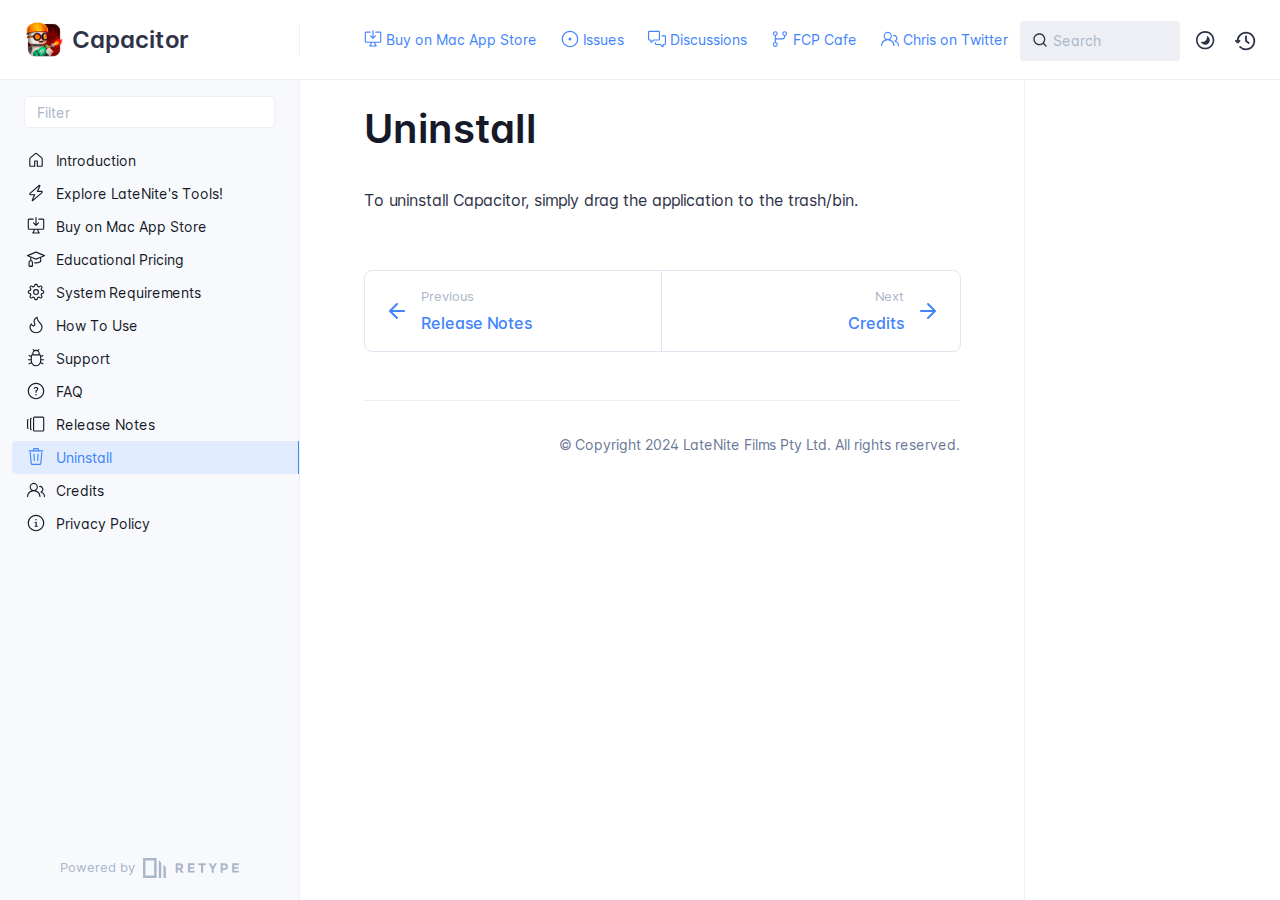
<file: uninstall/index.html>
<!DOCTYPE html>
<html lang="en" class="h-full">
<head>
    <meta charset="UTF-8">
    <meta name="viewport" content="width=device-width,initial-scale=1">
    <meta name="turbo-cache-control" content="no-cache" data-turbo-track="reload" data-track-token="3.6.0.785203519518">

    <!-- See retype.com -->
    <meta name="generator" content="Retype 3.6.0">

    <!-- Primary Meta Tags -->
    <title>Uninstall</title>
    <meta name="title" content="Uninstall">
    <meta name="description" content="To uninstall Capacitor, simply drag the application to the trash/bin.">

    <!-- Canonical -->
    <link rel="canonical" href="https://capacitor.pro/uninstall/">

    <!-- Open Graph / Facebook -->
    <meta property="og:type" content="website">
    <meta property="og:url" content="https://capacitor.pro/uninstall/">
    <meta property="og:title" content="Uninstall">
    <meta property="og:description" content="To uninstall Capacitor, simply drag the application to the trash/bin.">

    <!-- Twitter -->
    <meta property="twitter:card" content="summary_large_image">
    <meta property="twitter:url" content="https://capacitor.pro/uninstall/">
    <meta property="twitter:title" content="Uninstall">
    <meta property="twitter:description" content="To uninstall Capacitor, simply drag the application to the trash/bin.">

    <script data-cfasync="false">(function () { var el = document.documentElement, m = localStorage.getItem("doc_theme"), wm = window.matchMedia; if (m === "dark" || (!m && wm && wm("(prefers-color-scheme: dark)").matches)) { el.classList.add("dark") } else { el.classList.remove("dark") } })();</script>

    <link href="../resources/css/retype.css?v=3.6.0.785203519518" rel="stylesheet">

    <script data-cfasync="false" src="../resources/js/config.js?v=3.6.0.785203519518" data-turbo-eval="false" defer></script>
    <script data-cfasync="false" src="../resources/js/retype.js?v=3.6.0" data-turbo-eval="false" defer></script>
    <script id="lunr-js" data-cfasync="false" src="../resources/js/lunr.js?v=3.6.0.785203519518" data-turbo-eval="false" defer></script>
</head>
<body>
    <div id="docs-app" class="relative text-base antialiased text-gray-700 bg-white font-body dark:bg-dark-850 dark:text-dark-300">
        <div class="absolute bottom-0 left-0 bg-gray-100 dark:bg-dark-800" style="top: 5rem; right: 50%"></div>
    
        <header id="docs-site-header" class="sticky top-0 z-30 flex w-full h-16 bg-white border-b border-gray-200 md:h-20 dark:bg-dark-850 dark:border-dark-650">
            <div class="container relative flex items-center justify-between pr-6 grow md:justify-start">
                <!-- Mobile menu button skeleton -->
                <button v-cloak class="skeleton docs-mobile-menu-button flex items-center justify-center shrink-0 overflow-hidden dark:text-white focus:outline-none rounded-full w-10 h-10 ml-3.5 md:hidden"><svg xmlns="http://www.w3.org/2000/svg" class="mb-px shrink-0" width="24" height="24" viewBox="0 0 24 24" role="presentation" style="margin-bottom: 0px;"><g fill="currentColor"><path d="M2 4h20v2H2zM2 11h20v2H2zM2 18h20v2H2z"></path></g></svg></button>
                <div v-cloak id="docs-sidebar-toggle"></div>
        
                <!-- Logo -->
                <div class="flex items-center justify-between h-full py-2 md:w-75">
                    <div class="flex items-center px-2 md:px-6">
                        <a id="docs-site-logo" href="../" class="flex items-center leading-snug text-2xl">
                            <span class="w-10 mr-2 grow-0 shrink-0 overflow-hidden">
                                <img class="max-h-10 dark:hidden md:inline-block" src="../static/logo.png">
                                <img class="max-h-10 hidden dark:inline-block" src="../static/logo.png">
                            </span>
                            <span class="dark:text-white font-semibold line-clamp-1 md:line-clamp-2">Capacitor</span>
                        </a>
                    </div>
        
                    <span class="hidden h-8 border-r md:inline-block dark:border-dark-650"></span>
                </div>
        
                <div class="flex justify-between md:grow">
                    <!-- Top Nav -->
                    <nav class="hidden md:flex">
                        <ul class="flex flex-col mb-4 md:pl-16 md:mb-0 md:flex-row md:items-center">
                            <li class="mr-6">
                                <a class="py-2 md:mb-0 inline-flex items-center text-sm whitespace-nowrap transition-colors duration-200 ease-linear md:text-blue-500 dark:text-blue-400 hover:text-blue-800 dark:hover:text-blue-200" href="../buy/">
                                    <svg xmlns="http://www.w3.org/2000/svg" class="mb-px mr-1" width="18" height="18" viewBox="0 0 24 24" role="presentation">
                                        <g fill="currentColor">
                                            <path d="M11.25 9.331V.75a.75.75 0 0 1 1.5 0v8.58l1.949-2.11A.75.75 0 1 1 15.8 8.237l-3.25 3.52a.75.75 0 0 1-1.102 0l-3.25-3.52A.75.75 0 1 1 9.3 7.22l1.949 2.111Z"/><path d="M2.5 3.75v11.5c0 .138.112.25.25.25h18.5a.25.25 0 0 0 .25-.25V3.75a.25.25 0 0 0-.25-.25h-5.5a.75.75 0 0 1 0-1.5h5.5c.966 0 1.75.784 1.75 1.75v11.5A1.75 1.75 0 0 1 21.25 17h-6.204c.171 1.375.805 2.652 1.769 3.757A.752.752 0 0 1 16.25 22h-8.5a.75.75 0 0 1-.566-1.243c.965-1.105 1.599-2.382 1.77-3.757H2.75A1.75 1.75 0 0 1 1 15.25V3.75C1 2.784 1.784 2 2.75 2h5.5a.75.75 0 0 1 0 1.5h-5.5a.25.25 0 0 0-.25.25ZM10.463 17c-.126 1.266-.564 2.445-1.223 3.5h5.52c-.66-1.055-1.098-2.234-1.223-3.5Z"/>
                                        </g>
                                    </svg>
                                    <span>Buy on Mac App Store</span>
                                </a>
                            </li>
                            <li class="mr-6">
                                <a class="py-2 md:mb-0 inline-flex items-center text-sm whitespace-nowrap transition-colors duration-200 ease-linear md:text-blue-500 dark:text-blue-400 hover:text-blue-800 dark:hover:text-blue-200" href="https://github.com/latenitefilms/capacitor/issues" target="_blank">
                                    <svg xmlns="http://www.w3.org/2000/svg" class="mb-px mr-1" width="18" height="18" viewBox="0 0 24 24" role="presentation">
                                        <g fill="currentColor">
                                            <path d="M12 1c6.075 0 11 4.925 11 11s-4.925 11-11 11S1 18.075 1 12 5.925 1 12 1ZM2.5 12a9.5 9.5 0 0 0 9.5 9.5 9.5 9.5 0 0 0 9.5-9.5A9.5 9.5 0 0 0 12 2.5 9.5 9.5 0 0 0 2.5 12Zm9.5 2a2 2 0 1 1-.001-3.999A2 2 0 0 1 12 14Z"/>
                                        </g>
                                    </svg>
                                    <span>Issues</span>
                                </a>
                            </li>
                            <li class="mr-6">
                                <a class="py-2 md:mb-0 inline-flex items-center text-sm whitespace-nowrap transition-colors duration-200 ease-linear md:text-blue-500 dark:text-blue-400 hover:text-blue-800 dark:hover:text-blue-200" href="https://github.com/latenitefilms/capacitor/discussions" target="_blank">
                                    <svg xmlns="http://www.w3.org/2000/svg" class="mb-px mr-1" width="18" height="18" viewBox="0 0 24 24" role="presentation">
                                        <g fill="currentColor">
                                            <path d="M1.75 1h12.5c.966 0 1.75.784 1.75 1.75v9.5A1.75 1.75 0 0 1 14.25 14H8.061l-2.574 2.573A1.458 1.458 0 0 1 3 15.543V14H1.75A1.75 1.75 0 0 1 0 12.25v-9.5C0 1.784.784 1 1.75 1ZM1.5 2.75v9.5c0 .138.112.25.25.25h2a.75.75 0 0 1 .75.75v2.19l2.72-2.72a.749.749 0 0 1 .53-.22h6.5a.25.25 0 0 0 .25-.25v-9.5a.25.25 0 0 0-.25-.25H1.75a.25.25 0 0 0-.25.25Z"/><path d="M22.5 8.75a.25.25 0 0 0-.25-.25h-3.5a.75.75 0 0 1 0-1.5h3.5c.966 0 1.75.784 1.75 1.75v9.5A1.75 1.75 0 0 1 22.25 20H21v1.543a1.457 1.457 0 0 1-2.487 1.03L15.939 20H10.75A1.75 1.75 0 0 1 9 18.25v-1.465a.75.75 0 0 1 1.5 0v1.465c0 .138.112.25.25.25h5.5a.75.75 0 0 1 .53.22l2.72 2.72v-2.19a.75.75 0 0 1 .75-.75h2a.25.25 0 0 0 .25-.25v-9.5Z"/>
                                        </g>
                                    </svg>
                                    <span>Discussions</span>
                                </a>
                            </li>
                            <li class="mr-6">
                                <a class="py-2 md:mb-0 inline-flex items-center text-sm whitespace-nowrap transition-colors duration-200 ease-linear md:text-blue-500 dark:text-blue-400 hover:text-blue-800 dark:hover:text-blue-200" href="https://fcp.cafe" target="_blank">
                                    <svg xmlns="http://www.w3.org/2000/svg" class="mb-px mr-1" width="18" height="18" viewBox="0 0 24 24" role="presentation">
                                        <g fill="currentColor">
                                            <path d="M15 4.75a3.25 3.25 0 1 1 6.5 0 3.25 3.25 0 0 1-6.5 0ZM2.5 19.25a3.25 3.25 0 1 1 6.5 0 3.25 3.25 0 0 1-6.5 0Zm0-14.5a3.25 3.25 0 1 1 6.5 0 3.25 3.25 0 0 1-6.5 0ZM5.75 6.5a1.75 1.75 0 1 0-.001-3.501A1.75 1.75 0 0 0 5.75 6.5Zm0 14.5a1.75 1.75 0 1 0-.001-3.501A1.75 1.75 0 0 0 5.75 21Zm12.5-14.5a1.75 1.75 0 1 0-.001-3.501A1.75 1.75 0 0 0 18.25 6.5Z"/><path d="M5.75 16.75A.75.75 0 0 1 5 16V8a.75.75 0 0 1 1.5 0v8a.75.75 0 0 1-.75.75Z"/><path d="M17.5 8.75v-1H19v1a3.75 3.75 0 0 1-3.75 3.75h-7a1.75 1.75 0 0 0-1.75 1.75H5A3.25 3.25 0 0 1 8.25 11h7a2.25 2.25 0 0 0 2.25-2.25Z"/>
                                        </g>
                                    </svg>
                                    <span>FCP Cafe</span>
                                </a>
                            </li>
                            <li class="mr-6">
                                <a class="py-2 md:mb-0 inline-flex items-center text-sm whitespace-nowrap transition-colors duration-200 ease-linear md:text-blue-500 dark:text-blue-400 hover:text-blue-800 dark:hover:text-blue-200" href="https://twitter.com/chrisatlatenite" target="_blank">
                                    <svg xmlns="http://www.w3.org/2000/svg" class="mb-px mr-1" width="18" height="18" viewBox="0 0 24 24" role="presentation">
                                        <g fill="currentColor">
                                            <path d="M3.5 8a5.5 5.5 0 1 1 8.596 4.547 9.005 9.005 0 0 1 5.9 8.18.751.751 0 0 1-1.5.045 7.5 7.5 0 0 0-14.993 0 .75.75 0 0 1-1.499-.044 9.005 9.005 0 0 1 5.9-8.181A5.496 5.496 0 0 1 3.5 8ZM9 4a4 4 0 1 0 0 8 4 4 0 0 0 0-8Zm8.29 4c-.148 0-.292.01-.434.03a.75.75 0 1 1-.212-1.484 4.53 4.53 0 0 1 3.38 8.097 6.69 6.69 0 0 1 3.956 6.107.75.75 0 0 1-1.5 0 5.193 5.193 0 0 0-3.696-4.972l-.534-.16v-1.676l.41-.209A3.03 3.03 0 0 0 17.29 8Z"/>
                                        </g>
                                    </svg>
                                    <span>Chris on Twitter</span>
                                </a>
                            </li>
                            <li class="mr-6">
                                <a class="py-2 md:mb-0 inline-flex items-center text-sm whitespace-nowrap transition-colors duration-200 ease-linear md:text-blue-500 dark:text-blue-400 hover:text-blue-800 dark:hover:text-blue-200" href="https://latenitefilms.com" target="_blank">
                                    <svg xmlns="http://www.w3.org/2000/svg" class="mb-px mr-1" width="18" height="18" viewBox="0 0 24 24" role="presentation">
                                        <g fill="currentColor">
                                            <path d="M12 2.5c-3.81 0-6.5 2.743-6.5 6.119 0 1.536.632 2.572 1.425 3.56.172.215.347.422.527.635l.096.112c.21.25.427.508.63.774.404.531.783 1.128.995 1.834a.75.75 0 0 1-1.436.432c-.138-.46-.397-.89-.753-1.357a18.111 18.111 0 0 0-.582-.714l-.092-.11c-.18-.212-.37-.436-.555-.667C4.87 12.016 4 10.651 4 8.618 4 4.363 7.415 1 12 1s8 3.362 8 7.619c0 2.032-.87 3.397-1.755 4.5-.185.23-.375.454-.555.667l-.092.109c-.21.248-.405.481-.582.714-.356.467-.615.898-.753 1.357a.751.751 0 0 1-1.437-.432c.213-.706.592-1.303.997-1.834.202-.266.419-.524.63-.774l.095-.112c.18-.213.355-.42.527-.634.793-.99 1.425-2.025 1.425-3.561C18.5 5.243 15.81 2.5 12 2.5ZM8.75 18h6.5a.75.75 0 0 1 0 1.5h-6.5a.75.75 0 0 1 0-1.5Zm.75 3.75a.75.75 0 0 1 .75-.75h3.5a.75.75 0 0 1 0 1.5h-3.5a.75.75 0 0 1-.75-.75Z"/>
                                        </g>
                                    </svg>
                                    <span>LateNite</span>
                                </a>
                            </li>
        
                        </ul>
                    </nav>
        
                    <!-- Header Right Skeleton -->
                    <div v-cloak class="flex justify-end grow skeleton">
        
                        <!-- Search input mock -->
                        <div class="relative hidden w-40 lg:block lg:max-w-sm lg:ml-auto">
                            <div class="absolute flex items-center justify-center h-full pl-3 dark:text-dark-300">
                                <svg xmlns="http://www.w3.org/2000/svg" class="icon-base" width="16" height="16" viewBox="0 0 24 24" aria-labelledby="icon" role="presentation" style="margin-bottom: 1px;"><g fill="currentColor" ><path d="M21.71 20.29l-3.68-3.68A8.963 8.963 0 0020 11c0-4.96-4.04-9-9-9s-9 4.04-9 9 4.04 9 9 9c2.12 0 4.07-.74 5.61-1.97l3.68 3.68c.2.19.45.29.71.29s.51-.1.71-.29c.39-.39.39-1.03 0-1.42zM4 11c0-3.86 3.14-7 7-7s7 3.14 7 7c0 1.92-.78 3.66-2.04 4.93-.01.01-.02.01-.02.01-.01.01-.01.01-.01.02A6.98 6.98 0 0111 18c-3.86 0-7-3.14-7-7z" ></path></g></svg>
                            </div>
                            <input class="w-full h-10 placeholder-gray-400 transition-colors duration-200 ease-in bg-gray-200 border border-transparent rounded md:text-sm hover:bg-white hover:border-gray-300 focus:outline-none focus:bg-white focus:border-gray-500 dark:bg-dark-600 dark:border-dark-600 dark:placeholder-dark-400" style="padding: 0.625rem 0.75rem 0.625rem 2rem" type="text" placeholder="Search">
                        </div>
        
                        <!-- Mobile search button -->
                        <div class="flex items-center justify-center w-10 h-10 lg:hidden">
                            <svg xmlns="http://www.w3.org/2000/svg" class="shrink-0 icon-base" width="20" height="20" viewBox="0 0 24 24" aria-labelledby="icon" role="presentation" style="margin-bottom: 0px;"><g fill="currentColor" ><path d="M21.71 20.29l-3.68-3.68A8.963 8.963 0 0020 11c0-4.96-4.04-9-9-9s-9 4.04-9 9 4.04 9 9 9c2.12 0 4.07-.74 5.61-1.97l3.68 3.68c.2.19.45.29.71.29s.51-.1.71-.29c.39-.39.39-1.03 0-1.42zM4 11c0-3.86 3.14-7 7-7s7 3.14 7 7c0 1.92-.78 3.66-2.04 4.93-.01.01-.02.01-.02.01-.01.01-.01.01-.01.02A6.98 6.98 0 0111 18c-3.86 0-7-3.14-7-7z" ></path></g></svg>
                        </div>
        
                        <!-- Dark mode switch placeholder -->
                        <div class="w-10 h-10 lg:ml-2"></div>
        
                        <!-- History button -->
                        <div class="flex items-center justify-center w-10 h-10" style="margin-right: -0.625rem;">
                            <svg xmlns="http://www.w3.org/2000/svg" class="shrink-0 icon-base" width="22" height="22" viewBox="0 0 24 24" aria-labelledby="icon" role="presentation" style="margin-bottom: 0px;"><g fill="currentColor" ><g ><path d="M12.01 6.01c-.55 0-1 .45-1 1V12a1 1 0 00.4.8l3 2.22a.985.985 0 001.39-.2.996.996 0 00-.21-1.4l-2.6-1.92V7.01c.02-.55-.43-1-.98-1z"></path><path d="M12.01 1.91c-5.33 0-9.69 4.16-10.05 9.4l-.29-.26a.997.997 0 10-1.34 1.48l1.97 1.79c.19.17.43.26.67.26s.48-.09.67-.26l1.97-1.79a.997.997 0 10-1.34-1.48l-.31.28c.34-4.14 3.82-7.41 8.05-7.41 4.46 0 8.08 3.63 8.08 8.09s-3.63 8.08-8.08 8.08c-2.18 0-4.22-.85-5.75-2.4a.996.996 0 10-1.42 1.4 10.02 10.02 0 007.17 2.99c5.56 0 10.08-4.52 10.08-10.08.01-5.56-4.52-10.09-10.08-10.09z"></path></g></g></svg>
                        </div>
                    </div>
        
                    <div v-cloak class="flex justify-end grow">
                        <div id="docs-mobile-search-button"></div>
                        <doc-search-desktop></doc-search-desktop>
        
                        <doc-theme-switch class="lg:ml-2"></doc-theme-switch>
                        <doc-history></doc-history>
                    </div>
                </div>
            </div>
        </header>
    
        <div class="container relative flex bg-white">
            <!-- Sidebar Skeleton -->
            <div v-cloak class="fixed flex flex-col shrink-0 duration-300 ease-in-out bg-gray-100 border-gray-200 sidebar top-20 w-75 border-r h-screen md:sticky transition-transform skeleton dark:bg-dark-800 dark:border-dark-650">
            
                <!-- Render this div, if config.showSidebarFilter is `true` -->
                <div class="flex items-center h-16 px-6">
                    <input class="w-full h-8 px-3 py-2 transition-colors duration-200 ease-linear bg-white border border-gray-200 rounded shadow-none text-sm focus:outline-none focus:border-gray-600 dark:bg-dark-600 dark:border-dark-600" type="text" placeholder="Filter">
                </div>
            
                <div class="pl-6 mt-1 mb-4">
                    <div class="w-32 h-3 mb-4 bg-gray-200 rounded-full loading dark:bg-dark-600"></div>
                    <div class="w-48 h-3 mb-4 bg-gray-200 rounded-full loading dark:bg-dark-600"></div>
                    <div class="w-40 h-3 mb-4 bg-gray-200 rounded-full loading dark:bg-dark-600"></div>
                    <div class="w-32 h-3 mb-4 bg-gray-200 rounded-full loading dark:bg-dark-600"></div>
                    <div class="w-48 h-3 mb-4 bg-gray-200 rounded-full loading dark:bg-dark-600"></div>
                    <div class="w-40 h-3 mb-4 bg-gray-200 rounded-full loading dark:bg-dark-600"></div>
                </div>
            
                <div class="shrink-0 mt-auto bg-transparent dark:border-dark-650">
                    <a class="flex items-center justify-center flex-nowrap h-16 text-gray-400 dark:text-dark-400 hover:text-gray-700 dark:hover:text-dark-300 transition-colors duration-150 ease-in docs-powered-by" target="_blank" href="https://retype.com/" rel="noopener">
                        <span class="text-xs whitespace-nowrap">Powered by</span>
                        <svg xmlns="http://www.w3.org/2000/svg" class="ml-2" fill="currentColor" width="96" height="20" overflow="visible"><path d="M0 0v20h13.59V0H0zm11.15 17.54H2.44V2.46h8.71v15.08zM15.8 20h2.44V4.67L15.8 2.22zM20.45 6.89V20h2.44V9.34z"/><g><path d="M40.16 8.44c0 1.49-.59 2.45-1.75 2.88l2.34 3.32h-2.53l-2.04-2.96h-1.43v2.96h-2.06V5.36h3.5c1.43 0 2.46.24 3.07.73s.9 1.27.9 2.35zm-2.48 1.1c.26-.23.38-.59.38-1.09 0-.5-.13-.84-.4-1.03s-.73-.28-1.39-.28h-1.54v2.75h1.5c.72 0 1.2-.12 1.45-.35zM51.56 5.36V7.2h-4.59v1.91h4.13v1.76h-4.13v1.92h4.74v1.83h-6.79V5.36h6.64zM60.09 7.15v7.48h-2.06V7.15h-2.61V5.36h7.28v1.79h-2.61zM70.81 14.64h-2.06v-3.66l-3.19-5.61h2.23l1.99 3.45 1.99-3.45H74l-3.19 5.61v3.66zM83.99 6.19c.65.55.97 1.4.97 2.55s-.33 1.98-1 2.51-1.68.8-3.04.8h-1.23v2.59h-2.06V5.36h3.26c1.42 0 2.45.28 3.1.83zm-1.51 3.65c.25-.28.37-.69.37-1.22s-.16-.92-.48-1.14c-.32-.23-.82-.34-1.5-.34H79.7v3.12h1.38c.68 0 1.15-.14 1.4-.42zM95.85 5.36V7.2h-4.59v1.91h4.13v1.76h-4.13v1.92H96v1.83h-6.79V5.36h6.64z"/></g></svg>
                    </a>
                </div>
            </div>
            
            <!-- Sidebar component -->
            <doc-sidebar v-cloak>
                <template #sidebar-footer>
                    <div class="shrink-0 mt-auto border-t md:bg-transparent md:border-none dark:border-dark-650">
            
                        <div class="py-3 px-6 md:hidden border-b dark:border-dark-650">
                            <nav>
                                <ul class="flex flex-wrap justify-center items-center">
                                    <li class="mr-6">
                                        <a class="block py-1 inline-flex items-center text-sm whitespace-nowrap transition-colors duration-200 ease-linear md:text-blue-500 dark:text-blue-400 hover:text-blue-800 dark:hover:text-blue-200" href="../buy/">
                                            <svg xmlns="http://www.w3.org/2000/svg" class="mb-px mr-1" width="18" height="18" viewBox="0 0 24 24" role="presentation">
                                                <g fill="currentColor">
                                                    <path d="M11.25 9.331V.75a.75.75 0 0 1 1.5 0v8.58l1.949-2.11A.75.75 0 1 1 15.8 8.237l-3.25 3.52a.75.75 0 0 1-1.102 0l-3.25-3.52A.75.75 0 1 1 9.3 7.22l1.949 2.111Z"/><path d="M2.5 3.75v11.5c0 .138.112.25.25.25h18.5a.25.25 0 0 0 .25-.25V3.75a.25.25 0 0 0-.25-.25h-5.5a.75.75 0 0 1 0-1.5h5.5c.966 0 1.75.784 1.75 1.75v11.5A1.75 1.75 0 0 1 21.25 17h-6.204c.171 1.375.805 2.652 1.769 3.757A.752.752 0 0 1 16.25 22h-8.5a.75.75 0 0 1-.566-1.243c.965-1.105 1.599-2.382 1.77-3.757H2.75A1.75 1.75 0 0 1 1 15.25V3.75C1 2.784 1.784 2 2.75 2h5.5a.75.75 0 0 1 0 1.5h-5.5a.25.25 0 0 0-.25.25ZM10.463 17c-.126 1.266-.564 2.445-1.223 3.5h5.52c-.66-1.055-1.098-2.234-1.223-3.5Z"/>
                                                </g>
                                            </svg>
                                            <span>Buy on Mac App Store</span>
                                        </a>
                                    </li>
                                    <li class="mr-6">
                                        <a class="block py-1 inline-flex items-center text-sm whitespace-nowrap transition-colors duration-200 ease-linear md:text-blue-500 dark:text-blue-400 hover:text-blue-800 dark:hover:text-blue-200" href="https://github.com/latenitefilms/capacitor/issues" target="_blank">
                                            <svg xmlns="http://www.w3.org/2000/svg" class="mb-px mr-1" width="18" height="18" viewBox="0 0 24 24" role="presentation">
                                                <g fill="currentColor">
                                                    <path d="M12 1c6.075 0 11 4.925 11 11s-4.925 11-11 11S1 18.075 1 12 5.925 1 12 1ZM2.5 12a9.5 9.5 0 0 0 9.5 9.5 9.5 9.5 0 0 0 9.5-9.5A9.5 9.5 0 0 0 12 2.5 9.5 9.5 0 0 0 2.5 12Zm9.5 2a2 2 0 1 1-.001-3.999A2 2 0 0 1 12 14Z"/>
                                                </g>
                                            </svg>
                                            <span>Issues</span>
                                        </a>
                                    </li>
                                    <li class="mr-6">
                                        <a class="block py-1 inline-flex items-center text-sm whitespace-nowrap transition-colors duration-200 ease-linear md:text-blue-500 dark:text-blue-400 hover:text-blue-800 dark:hover:text-blue-200" href="https://github.com/latenitefilms/capacitor/discussions" target="_blank">
                                            <svg xmlns="http://www.w3.org/2000/svg" class="mb-px mr-1" width="18" height="18" viewBox="0 0 24 24" role="presentation">
                                                <g fill="currentColor">
                                                    <path d="M1.75 1h12.5c.966 0 1.75.784 1.75 1.75v9.5A1.75 1.75 0 0 1 14.25 14H8.061l-2.574 2.573A1.458 1.458 0 0 1 3 15.543V14H1.75A1.75 1.75 0 0 1 0 12.25v-9.5C0 1.784.784 1 1.75 1ZM1.5 2.75v9.5c0 .138.112.25.25.25h2a.75.75 0 0 1 .75.75v2.19l2.72-2.72a.749.749 0 0 1 .53-.22h6.5a.25.25 0 0 0 .25-.25v-9.5a.25.25 0 0 0-.25-.25H1.75a.25.25 0 0 0-.25.25Z"/><path d="M22.5 8.75a.25.25 0 0 0-.25-.25h-3.5a.75.75 0 0 1 0-1.5h3.5c.966 0 1.75.784 1.75 1.75v9.5A1.75 1.75 0 0 1 22.25 20H21v1.543a1.457 1.457 0 0 1-2.487 1.03L15.939 20H10.75A1.75 1.75 0 0 1 9 18.25v-1.465a.75.75 0 0 1 1.5 0v1.465c0 .138.112.25.25.25h5.5a.75.75 0 0 1 .53.22l2.72 2.72v-2.19a.75.75 0 0 1 .75-.75h2a.25.25 0 0 0 .25-.25v-9.5Z"/>
                                                </g>
                                            </svg>
                                            <span>Discussions</span>
                                        </a>
                                    </li>
                                    <li class="mr-6">
                                        <a class="block py-1 inline-flex items-center text-sm whitespace-nowrap transition-colors duration-200 ease-linear md:text-blue-500 dark:text-blue-400 hover:text-blue-800 dark:hover:text-blue-200" href="https://fcp.cafe" target="_blank">
                                            <svg xmlns="http://www.w3.org/2000/svg" class="mb-px mr-1" width="18" height="18" viewBox="0 0 24 24" role="presentation">
                                                <g fill="currentColor">
                                                    <path d="M15 4.75a3.25 3.25 0 1 1 6.5 0 3.25 3.25 0 0 1-6.5 0ZM2.5 19.25a3.25 3.25 0 1 1 6.5 0 3.25 3.25 0 0 1-6.5 0Zm0-14.5a3.25 3.25 0 1 1 6.5 0 3.25 3.25 0 0 1-6.5 0ZM5.75 6.5a1.75 1.75 0 1 0-.001-3.501A1.75 1.75 0 0 0 5.75 6.5Zm0 14.5a1.75 1.75 0 1 0-.001-3.501A1.75 1.75 0 0 0 5.75 21Zm12.5-14.5a1.75 1.75 0 1 0-.001-3.501A1.75 1.75 0 0 0 18.25 6.5Z"/><path d="M5.75 16.75A.75.75 0 0 1 5 16V8a.75.75 0 0 1 1.5 0v8a.75.75 0 0 1-.75.75Z"/><path d="M17.5 8.75v-1H19v1a3.75 3.75 0 0 1-3.75 3.75h-7a1.75 1.75 0 0 0-1.75 1.75H5A3.25 3.25 0 0 1 8.25 11h7a2.25 2.25 0 0 0 2.25-2.25Z"/>
                                                </g>
                                            </svg>
                                            <span>FCP Cafe</span>
                                        </a>
                                    </li>
                                    <li class="mr-6">
                                        <a class="block py-1 inline-flex items-center text-sm whitespace-nowrap transition-colors duration-200 ease-linear md:text-blue-500 dark:text-blue-400 hover:text-blue-800 dark:hover:text-blue-200" href="https://twitter.com/chrisatlatenite" target="_blank">
                                            <svg xmlns="http://www.w3.org/2000/svg" class="mb-px mr-1" width="18" height="18" viewBox="0 0 24 24" role="presentation">
                                                <g fill="currentColor">
                                                    <path d="M3.5 8a5.5 5.5 0 1 1 8.596 4.547 9.005 9.005 0 0 1 5.9 8.18.751.751 0 0 1-1.5.045 7.5 7.5 0 0 0-14.993 0 .75.75 0 0 1-1.499-.044 9.005 9.005 0 0 1 5.9-8.181A5.496 5.496 0 0 1 3.5 8ZM9 4a4 4 0 1 0 0 8 4 4 0 0 0 0-8Zm8.29 4c-.148 0-.292.01-.434.03a.75.75 0 1 1-.212-1.484 4.53 4.53 0 0 1 3.38 8.097 6.69 6.69 0 0 1 3.956 6.107.75.75 0 0 1-1.5 0 5.193 5.193 0 0 0-3.696-4.972l-.534-.16v-1.676l.41-.209A3.03 3.03 0 0 0 17.29 8Z"/>
                                                </g>
                                            </svg>
                                            <span>Chris on Twitter</span>
                                        </a>
                                    </li>
                                    <li class="mr-6">
                                        <a class="block py-1 inline-flex items-center text-sm whitespace-nowrap transition-colors duration-200 ease-linear md:text-blue-500 dark:text-blue-400 hover:text-blue-800 dark:hover:text-blue-200" href="https://latenitefilms.com" target="_blank">
                                            <svg xmlns="http://www.w3.org/2000/svg" class="mb-px mr-1" width="18" height="18" viewBox="0 0 24 24" role="presentation">
                                                <g fill="currentColor">
                                                    <path d="M12 2.5c-3.81 0-6.5 2.743-6.5 6.119 0 1.536.632 2.572 1.425 3.56.172.215.347.422.527.635l.096.112c.21.25.427.508.63.774.404.531.783 1.128.995 1.834a.75.75 0 0 1-1.436.432c-.138-.46-.397-.89-.753-1.357a18.111 18.111 0 0 0-.582-.714l-.092-.11c-.18-.212-.37-.436-.555-.667C4.87 12.016 4 10.651 4 8.618 4 4.363 7.415 1 12 1s8 3.362 8 7.619c0 2.032-.87 3.397-1.755 4.5-.185.23-.375.454-.555.667l-.092.109c-.21.248-.405.481-.582.714-.356.467-.615.898-.753 1.357a.751.751 0 0 1-1.437-.432c.213-.706.592-1.303.997-1.834.202-.266.419-.524.63-.774l.095-.112c.18-.213.355-.42.527-.634.793-.99 1.425-2.025 1.425-3.561C18.5 5.243 15.81 2.5 12 2.5ZM8.75 18h6.5a.75.75 0 0 1 0 1.5h-6.5a.75.75 0 0 1 0-1.5Zm.75 3.75a.75.75 0 0 1 .75-.75h3.5a.75.75 0 0 1 0 1.5h-3.5a.75.75 0 0 1-.75-.75Z"/>
                                                </g>
                                            </svg>
                                            <span>LateNite</span>
                                        </a>
                                    </li>
            
                                </ul>
                            </nav>
                        </div>
            
                        <a class="flex items-center justify-center flex-nowrap h-16 text-gray-400 dark:text-dark-400 hover:text-gray-700 dark:hover:text-dark-300 transition-colors duration-150 ease-in docs-powered-by" target="_blank" href="https://retype.com/" rel="noopener">
                            <span class="text-xs whitespace-nowrap">Powered by</span>
                            <svg xmlns="http://www.w3.org/2000/svg" class="ml-2" fill="currentColor" width="96" height="20" overflow="visible"><path d="M0 0v20h13.59V0H0zm11.15 17.54H2.44V2.46h8.71v15.08zM15.8 20h2.44V4.67L15.8 2.22zM20.45 6.89V20h2.44V9.34z"/><g><path d="M40.16 8.44c0 1.49-.59 2.45-1.75 2.88l2.34 3.32h-2.53l-2.04-2.96h-1.43v2.96h-2.06V5.36h3.5c1.43 0 2.46.24 3.07.73s.9 1.27.9 2.35zm-2.48 1.1c.26-.23.38-.59.38-1.09 0-.5-.13-.84-.4-1.03s-.73-.28-1.39-.28h-1.54v2.75h1.5c.72 0 1.2-.12 1.45-.35zM51.56 5.36V7.2h-4.59v1.91h4.13v1.76h-4.13v1.92h4.74v1.83h-6.79V5.36h6.64zM60.09 7.15v7.48h-2.06V7.15h-2.61V5.36h7.28v1.79h-2.61zM70.81 14.64h-2.06v-3.66l-3.19-5.61h2.23l1.99 3.45 1.99-3.45H74l-3.19 5.61v3.66zM83.99 6.19c.65.55.97 1.4.97 2.55s-.33 1.98-1 2.51-1.68.8-3.04.8h-1.23v2.59h-2.06V5.36h3.26c1.42 0 2.45.28 3.1.83zm-1.51 3.65c.25-.28.37-.69.37-1.22s-.16-.92-.48-1.14c-.32-.23-.82-.34-1.5-.34H79.7v3.12h1.38c.68 0 1.15-.14 1.4-.42zM95.85 5.36V7.2h-4.59v1.91h4.13v1.76h-4.13v1.92H96v1.83h-6.79V5.36h6.64z"/></g></svg>
                        </a>
                    </div>
                </template>
            </doc-sidebar>
    
            <div class="grow min-w-0 dark:bg-dark-850">
                <!-- Render "toolbar" template here on api pages --><!-- Render page content -->
                <div class="flex">
                    <div class="min-w-0 p-4 grow md:px-16">
                        <main class="relative pb-12 lg:pt-2">
                            <div class="docs-markdown" id="docs-content">
                                <!-- Rendered if sidebar right is enabled -->
                                <div id="docs-sidebar-right-toggle"></div>
                                <!-- Page content  -->
<doc-anchor-target id="uninstall" class="break-words">
    <h1>
        <doc-anchor-trigger class="header-anchor-trigger" to="#uninstall">#</doc-anchor-trigger>
        <span>Uninstall</span>
    </h1>
</doc-anchor-target>
<p>To uninstall Capacitor, simply drag the application to the trash/bin.</p>

                                
                                <!-- Required only on API pages -->
                                <doc-toolbar-member-filter-no-results></doc-toolbar-member-filter-no-results>
                            </div>
                            <footer class="clear-both">
                            
                                <nav class="flex mt-14">
                                    <div class="w-1/2">
                                        <a class="px-5 py-4 h-full flex items-center break-normal font-medium text-blue-500 dark:text-blue-400 border border-gray-300 hover:border-gray-400 dark:border-dark-650 dark:hover:border-dark-450 rounded-l-lg transition-colors duration-150 relative hover:z-5" href="../release-notes/">
                                            <svg xmlns="http://www.w3.org/2000/svg" class="mr-3" width="24" height="24" viewBox="0 0 24 24" fill="currentColor" overflow="visible"><path d="M19 11H7.41l5.29-5.29a.996.996 0 10-1.41-1.41l-7 7a1 1 0 000 1.42l7 7a1.024 1.024 0 001.42-.01.996.996 0 000-1.41L7.41 13H19c.55 0 1-.45 1-1s-.45-1-1-1z" /><path fill="none" d="M0 0h24v24H0z" /></svg>
                                            <span>
                                                <span class="block text-xs font-normal text-gray-400 dark:text-dark-400">Previous</span>
                                                <span class="block mt-1">Release Notes</span>
                                            </span>
                                        </a>
                                    </div>
                            
                                    <div class="w-1/2">
                                        <a class="px-5 py-4 -mx-px h-full flex items-center justify-end break-normal font-medium text-blue-500 dark:text-blue-400 border border-gray-300 hover:border-gray-400 dark:border-dark-650 dark:hover:border-dark-450 rounded-r-lg transition-colors duration-150 relative hover:z-5" href="../credits/">
                                            <span>
                                                <span class="block text-xs font-normal text-right text-gray-400 dark:text-dark-400">Next</span>
                                                <span class="block mt-1">Credits</span>
                                            </span>
                                            <svg xmlns="http://www.w3.org/2000/svg" class="ml-3" width="24" height="24" viewBox="0 0 24 24" fill="currentColor" overflow="visible"><path d="M19.92 12.38a1 1 0 00-.22-1.09l-7-7a.996.996 0 10-1.41 1.41l5.3 5.3H5c-.55 0-1 .45-1 1s.45 1 1 1h11.59l-5.29 5.29a.996.996 0 000 1.41c.19.2.44.3.7.3s.51-.1.71-.29l7-7c.09-.09.16-.21.21-.33z" /><path fill="none" d="M0 0h24v24H0z" /></svg>
                                        </a>
                                    </div>
                                </nav>
                            </footer>
                        </main>
                
                        <div class="border-t dark:border-dark-650 pt-6 mb-8">
                            <footer class="flex flex-wrap items-center justify-between">
                                <div>
                                    <ul class="flex flex-wrap items-center text-sm">
                                    </ul>
                                </div>
                                <div class="docs-copyright py-2 text-gray-500 dark:text-dark-350 text-sm leading-relaxed"><p>© Copyright 2024 LateNite Films Pty Ltd. All rights reserved.</p></div>
                            </footer>
                        </div>
                    </div>
                
                    <!-- Rendered if sidebar right is enabled -->
                    <!-- Sidebar right skeleton-->
                    <div v-cloak class="fixed top-0 bottom-0 right-0 translate-x-full bg-white border-gray-200 lg:sticky lg:border-l lg:shrink-0 lg:pt-6 lg:transform-none sm:w-1/2 lg:w-64 lg:z-0 md:w-104 sidebar-right skeleton dark:bg-dark-850 dark:border-dark-650">
                        <div class="pl-5">
                            <div class="w-32 h-3 mb-4 bg-gray-200 dark:bg-dark-600 rounded-full loading"></div>
                            <div class="w-48 h-3 mb-4 bg-gray-200 dark:bg-dark-600 rounded-full loading"></div>
                            <div class="w-40 h-3 mb-4 bg-gray-200 dark:bg-dark-600 rounded-full loading"></div>
                        </div>
                    </div>
                
                    <!-- User should be able to hide sidebar right -->
                    <doc-sidebar-right v-cloak></doc-sidebar-right>
                </div>

            </div>
        </div>
    
        <doc-search-mobile></doc-search-mobile>
        <doc-back-to-top></doc-back-to-top>
    </div>


    <div id="docs-overlay-target"></div>

    <script data-cfasync="false">window.__DOCS__ = { "title": "Uninstall", level: 1, icon: "file", hasPrism: false, hasMermaid: false, hasMath: false, tocDepth: 23 }</script>
</body>
</html>
</file>
